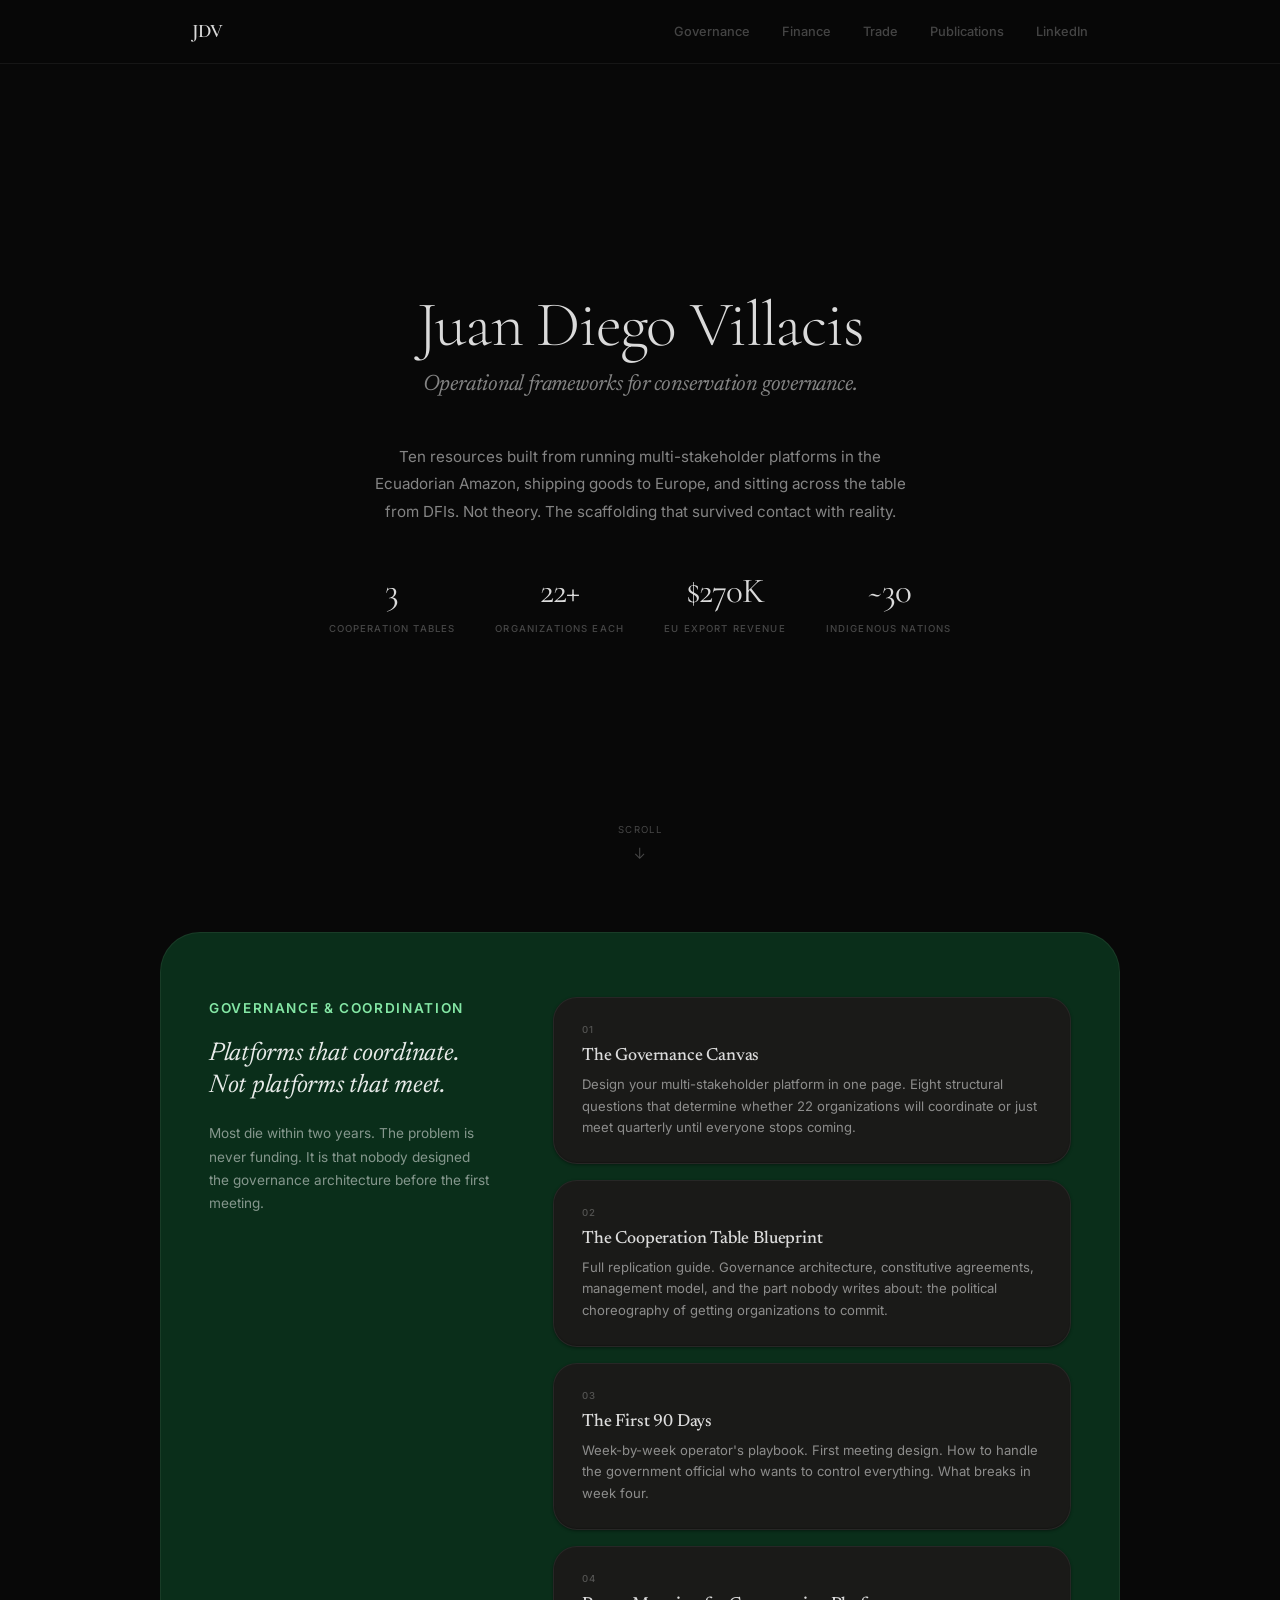
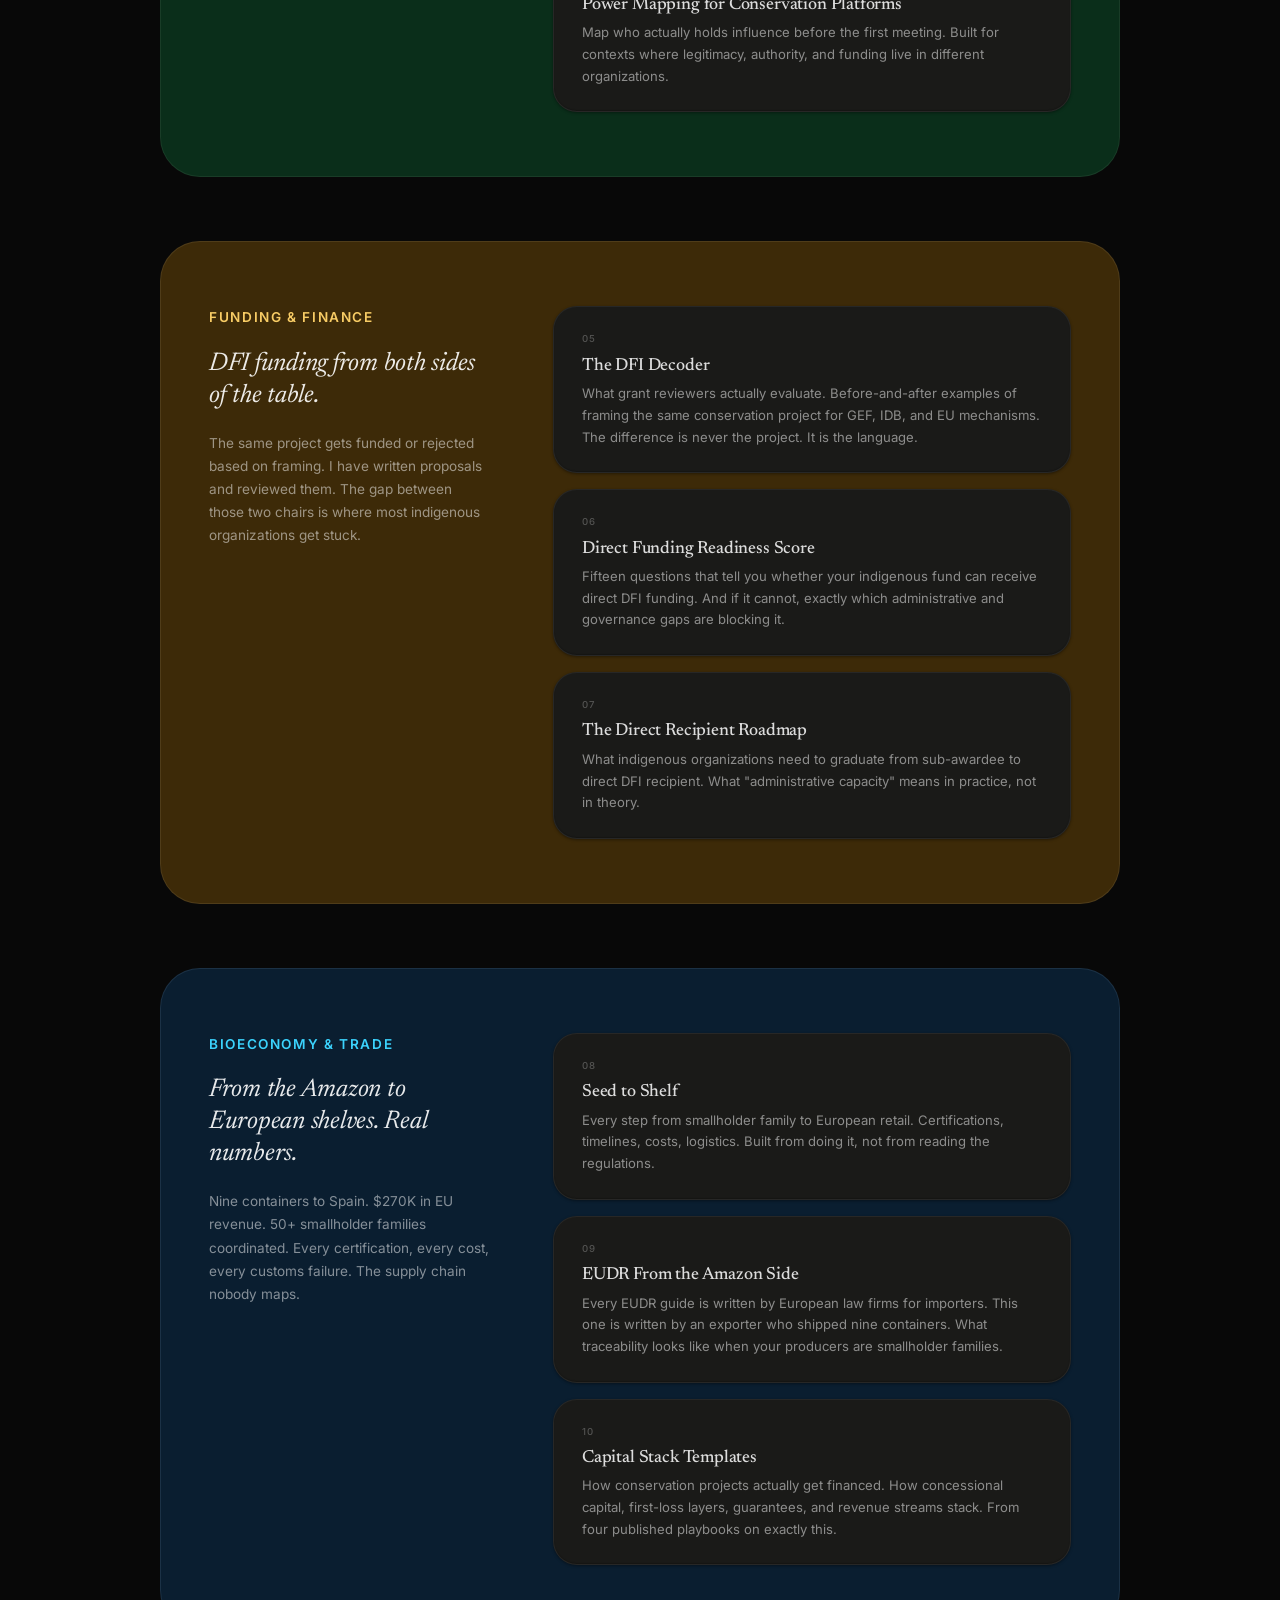
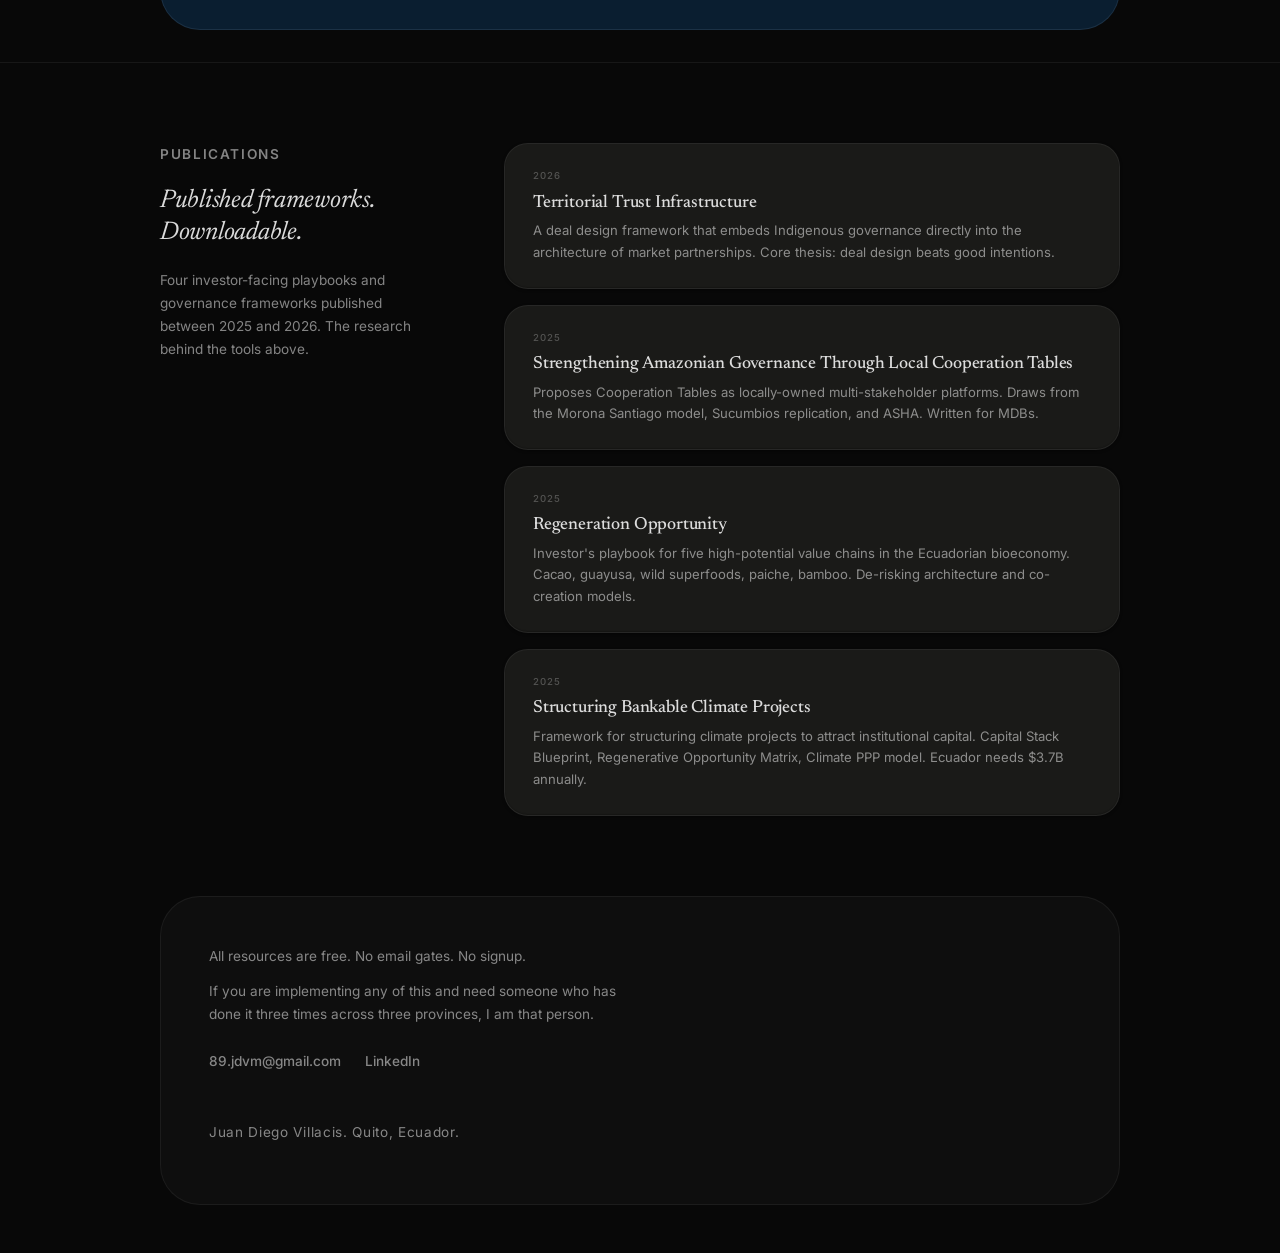
<file: index.html>
<!DOCTYPE html>
<html lang="en">
<head>
  <meta charset="UTF-8">
  <meta name="viewport" content="width=device-width, initial-scale=1.0">
  <title>Juan Diego Villacis</title>
  <meta name="description" content="Free tools, frameworks, and guides for conservation practitioners, DFI program officers, and indigenous governance organizations. Built from field experience in the Ecuadorian Amazon.">
  <meta name="author" content="Juan Diego Villacis">
  <meta property="og:type" content="website">
  <meta property="og:title" content="Free Practitioner Tools for Conservation Governance">
  <meta property="og:description" content="10 interactive tools for territorial governance, conservation finance, and sustainable trade. Built from field experience in the Ecuadorian Amazon.">
  <meta property="og:image" content="https://89jdvm.github.io/resources/shared/og/og-landing.png">
  <meta property="og:url" content="https://89jdvm.github.io/resources/">
  <meta name="twitter:card" content="summary_large_image">
  <meta name="twitter:title" content="Free Practitioner Tools for Conservation Governance">
  <meta name="twitter:description" content="10 interactive tools for territorial governance, conservation finance, and sustainable trade. Built from field experience in the Ecuadorian Amazon.">
  <meta name="twitter:image" content="https://89jdvm.github.io/resources/shared/og/og-landing.png">

  <link rel="preconnect" href="https://fonts.googleapis.com">
  <link href="https://fonts.googleapis.com/css2?family=Cormorant+Garamond:ital,wght@0,300;0,400;0,500;0,600;1,300;1,400&family=Inter:wght@300;400;500;600&family=Newsreader:ital,opsz,wght@0,6..72,300;0,6..72,400;0,6..72,500;1,6..72,300;1,6..72,400&display=swap" rel="stylesheet">

  <style>
    *, *::before, *::after { box-sizing: border-box; margin: 0; padding: 0; }
    ::selection { background: rgba(251, 189, 65, 0.25); }
    html { scroll-behavior: smooth; }

    :root {
      --black: #080808;
      --surface: #0e0e0e;
      --surface-up: #151514;
      --surface-card: #1a1a18;
      --line: rgba(255,255,255,0.06);
      --line-bright: rgba(255,255,255,0.12);
      --text: rgba(255,255,255,0.85);
      --text-mid: rgba(255,255,255,0.50);
      --text-dim: rgba(255,255,255,0.25);
      --text-ghost: rgba(255,255,255,0.10);
      --warm: #b4a078;
      --warm-gold: #fbbd41;
      --warm-gold-deep: #d08a11;
      --canopy-light: #84e7a5;
      --canopy-mid: #078a52;
      --canopy-deep: #0a2e1a;
      --amber-light: #f8cc65;
      --amber-deep: #3d2a08;
      --river-light: #3bd3fd;
      --river-deep: #0a1e30;
      --ube-light: #c1b0ff;
      --ube-mid: #43089f;
      --shadow-rest: rgba(0,0,0,0.4) 0px 1px 3px, rgba(0,0,0,0.2) 0px -1px 1px inset;
      --shadow-hover: rgba(0,0,0,0.5) 0px 8px 24px, rgba(0,0,0,0.2) 0px -1px 1px inset;
      --display: 'Cormorant Garamond', Georgia, serif;
      --serif: 'Newsreader', Georgia, serif;
      --sans: 'Inter', system-ui, sans-serif;
    }

    body {
      background: var(--black);
      color: var(--text);
      font-family: var(--sans);
      font-size: 15px;
      line-height: 1.7;
      -webkit-font-smoothing: antialiased;
      overflow-x: hidden;
    }

    /* ---- NAV ---- */
    .nav {
      position: fixed;
      top: 0;
      left: 0;
      right: 0;
      z-index: 100;
      height: 64px;
      display: flex;
      align-items: center;
      justify-content: center;
      background: rgba(8,8,8,0.85);
      backdrop-filter: blur(24px);
      -webkit-backdrop-filter: blur(24px);
      border-bottom: 1px solid var(--line);
    }
    .nav-inner {
      width: 100%;
      max-width: 960px;
      padding: 0 2rem;
      display: flex;
      align-items: center;
      justify-content: space-between;
    }
    .nav-brand {
      font-family: var(--display);
      font-size: 1.2rem;
      font-weight: 600;
      color: var(--text);
      text-decoration: none;
      letter-spacing: -0.02em;
    }
    .nav-links {
      display: flex;
      align-items: center;
      gap: 2rem;
    }
    .nav-links a {
      font-family: var(--sans);
      font-size: 0.8rem;
      font-weight: 500;
      color: var(--text-dim);
      text-decoration: none;
      transition: color 0.2s ease;
    }
    .nav-links a:hover { color: var(--warm); }

    @media (max-width: 640px) {
      .nav-links { gap: 1rem; }
      .nav-links a { font-size: 0.7rem; }
      .nav-inner { padding: 0 1.25rem; }
    }

    /* ---- HERO ---- */
    .hero {
      min-height: 100vh;
      display: flex;
      align-items: center;
      justify-content: center;
      position: relative;
      padding: 6rem 2rem 4rem;
    }
    .hero-content {
      max-width: 720px;
      text-align: center;
    }
    .hero-name {
      font-family: var(--display);
      font-size: clamp(2.4rem, 5.5vw, 4rem);
      font-weight: 300;
      letter-spacing: -0.02em;
      color: var(--text);
      margin-bottom: 0.8rem;
      line-height: 1;
    }
    .hero h1 {
      font-family: var(--serif);
      font-size: clamp(1.1rem, 2.5vw, 1.4rem);
      font-weight: 400;
      line-height: 1.5;
      letter-spacing: -0.01em;
      color: var(--text-mid);
      margin-bottom: 2.5rem;
      font-style: italic;
    }
    .hero-sub {
      font-size: 0.95rem;
      color: var(--text-mid);
      line-height: 1.8;
      max-width: 540px;
      margin: 0 auto 3rem;
    }
    .hero-stats {
      display: flex;
      justify-content: center;
      gap: 2.5rem;
      flex-wrap: wrap;
    }
    .hero-stat { text-align: center; }
    .hero-stat-number {
      font-family: var(--display);
      font-size: 2.2rem;
      font-weight: 400;
      letter-spacing: -0.03em;
      color: var(--text);
      display: block;
      line-height: 1;
      margin-bottom: 0.35rem;
    }
    .hero-stat-label {
      font-size: 0.6rem;
      font-weight: 500;
      letter-spacing: 0.12em;
      text-transform: uppercase;
      color: var(--text-dim);
    }
    .scroll-hint {
      position: absolute;
      bottom: 2.5rem;
      left: 50%;
      transform: translateX(-50%);
      display: flex;
      flex-direction: column;
      align-items: center;
      gap: 0.5rem;
      color: var(--text-dim);
      font-size: 0.6rem;
      letter-spacing: 0.15em;
      text-transform: uppercase;
      animation: pulse-down 2.5s ease-in-out infinite;
    }
    .scroll-hint svg { width: 14px; height: 14px; stroke: var(--text-dim); }
    @keyframes pulse-down {
      0%, 100% { opacity: 0.4; transform: translateX(-50%) translateY(0); }
      50% { opacity: 0.7; transform: translateX(-50%) translateY(4px); }
    }

    /* ---- COLORED SECTIONS ---- */
    .section-band {
      padding: 2rem 2rem;
    }
    .section-container {
      max-width: 960px;
      margin: 0 auto;
      border-radius: 40px;
      padding: 4rem 3rem;
    }
    .section-grid {
      display: grid;
      grid-template-columns: 280px 1fr;
      gap: 4rem;
      align-items: start;
    }

    /* Section colors — dark tinted containers on black */
    .section-governance .section-container { background: var(--canopy-deep); border: 1px solid rgba(107, 143, 114, 0.15); }
    .section-finance .section-container { background: var(--amber-deep); border: 1px solid rgba(180, 160, 120, 0.15); }
    .section-trade .section-container { background: var(--river-deep); border: 1px solid rgba(122, 154, 186, 0.15); }

    .section-label {
      font-family: var(--sans);
      font-size: 0.7rem;
      font-weight: 600;
      letter-spacing: 0.12em;
      text-transform: uppercase;
      margin-bottom: 1.2rem;
    }
    .section-governance .section-label { color: var(--canopy-light); }
    .section-finance .section-label { color: var(--amber-light); }
    .section-trade .section-label { color: var(--river-light); }

    .section-head h2 {
      font-family: var(--serif);
      font-size: 1.6rem;
      font-weight: 400;
      font-style: italic;
      line-height: 1.25;
      letter-spacing: -0.01em;
      color: rgba(255,255,255,0.9);
      margin-bottom: 1.2rem;
    }
    .section-head p {
      font-size: 0.85rem;
      color: rgba(255,255,255,0.5);
      line-height: 1.7;
    }

    /* ---- CARDS ---- */
    .cards {
      display: flex;
      flex-direction: column;
      gap: 16px;
    }
    .card {
      display: block;
      background: var(--surface-card);
      border: 1px solid var(--line);
      border-radius: 24px;
      padding: 1.5rem 1.75rem;
      text-decoration: none;
      color: var(--text);
      box-shadow: var(--shadow-rest);
      transition: transform 0.3s ease, box-shadow 0.3s ease, border-color 0.3s ease;
    }
    .card:hover {
      transform: translateY(-3px);
      box-shadow: var(--shadow-hover);
      border-color: var(--line-bright);
    }
    .card:focus-visible {
      outline: 1px solid var(--warm);
      outline-offset: 2px;
    }
    .card:active { transform: translateY(-1px); }
    .card-num {
      font-family: var(--sans);
      font-size: 0.6rem;
      font-weight: 500;
      letter-spacing: 0.1em;
      text-transform: uppercase;
      color: var(--text-dim);
      margin-bottom: 0.5rem;
      display: block;
    }
    .card h3 {
      font-family: var(--serif);
      font-size: 1.1rem;
      font-weight: 500;
      letter-spacing: -0.01em;
      color: var(--text);
      margin-bottom: 0.35rem;
      line-height: 1.25;
    }
    .card p {
      font-size: 0.82rem;
      color: var(--text-mid);
      line-height: 1.65;
    }

    /* ---- PUBLICATIONS ---- */
    .section-publications {
      padding: 5rem 2rem;
      border-top: 1px solid var(--line);
    }
    .section-publications .section-grid {
      max-width: 960px;
      margin: 0 auto;
    }
    .section-publications .section-label { color: var(--ube-light); }
    .section-publications .section-head h2 {
      color: var(--text);
      font-family: var(--serif);
      font-size: 1.6rem;
      font-weight: 400;
      font-style: italic;
      line-height: 1.25;
      letter-spacing: -0.01em;
      margin-bottom: 1.2rem;
    }
    .section-publications .section-head p {
      color: var(--text-mid);
      font-size: 0.85rem;
      line-height: 1.7;
    }

    /* ---- FOOTER ---- */
    .footer {
      max-width: 960px;
      margin: 0 auto 3rem;
      padding: 3rem;
      background: var(--surface);
      border: 1px solid var(--line);
      border-radius: 40px;
    }
    .footer p {
      font-size: 0.85rem;
      color: var(--text-mid);
      line-height: 1.7;
      max-width: 440px;
      margin-bottom: 0.75rem;
    }
    .footer-links {
      display: flex;
      gap: 1.5rem;
      margin-top: 1.5rem;
    }
    .footer-links a {
      font-size: 0.85rem;
      font-weight: 500;
      color: var(--text-mid);
      text-decoration: none;
      transition: color 0.2s ease;
    }
    .footer-links a:hover { color: var(--warm); }
    .footer-end {
      margin-top: 3rem;
      font-size: 0.7rem;
      color: var(--text-ghost);
      letter-spacing: 0.05em;
    }

    /* ---- RESPONSIVE ---- */
    @media (max-width: 768px) {
      .section-grid { grid-template-columns: 1fr; gap: 2rem; }
      .section-container { padding: 2.5rem 1.5rem; border-radius: 24px; }
      .section-band { padding: 1rem 1.25rem; }
      .section-publications { padding: 3rem 1.25rem; }
      .hero { padding: 5rem 1.25rem 3rem; }
      .hero-stats { gap: 1.5rem; }
      .footer { margin: 0 1.25rem 2rem; padding: 2rem 1.5rem; border-radius: 24px; }
      .card { border-radius: 16px; padding: 1.25rem 1.5rem; }
    }
  </style>
</head>

<body>

  <!-- Nav -->
  <nav class="nav">
    <div class="nav-inner">
      <a href="#" class="nav-brand">JDV</a>
      <div class="nav-links">
        <a href="#governance">Governance</a>
        <a href="#finance">Finance</a>
        <a href="#trade">Trade</a>
        <a href="#publications">Publications</a>
        <a href="https://linkedin.com/in/jdv42/" target="_blank" rel="noopener">LinkedIn</a>
      </div>
    </div>
  </nav>

  <!-- Hero -->
  <section class="hero">
    <div class="hero-content">
      <p class="hero-name">Juan Diego Villacis</p>
      <h1>Operational frameworks for conservation governance.</h1>
      <p class="hero-sub">
        Ten resources built from running multi-stakeholder platforms in the Ecuadorian Amazon, shipping goods to Europe, and sitting across the table from DFIs. Not theory. The scaffolding that survived contact with reality.
      </p>
      <div class="hero-stats">
        <div class="hero-stat">
          <span class="hero-stat-number">3</span>
          <span class="hero-stat-label">Cooperation Tables</span>
        </div>
        <div class="hero-stat">
          <span class="hero-stat-number">22+</span>
          <span class="hero-stat-label">Organizations each</span>
        </div>
        <div class="hero-stat">
          <span class="hero-stat-number">$270K</span>
          <span class="hero-stat-label">EU Export Revenue</span>
        </div>
        <div class="hero-stat">
          <span class="hero-stat-number">~30</span>
          <span class="hero-stat-label">Indigenous Nations</span>
        </div>
      </div>
    </div>
    <div class="scroll-hint">
      <span>Scroll</span>
      <svg viewBox="0 0 16 16" fill="none"><path d="M8 2 L8 14 M3 9 L8 14 L13 9" stroke="currentColor" stroke-width="1.2"/></svg>
    </div>
  </section>

  <!-- ===== GOVERNANCE ===== -->
  <section class="section-band section-governance" id="governance">
    <div class="section-container">
      <div class="section-grid">
        <div class="section-head">
          <p class="section-label">Governance & Coordination</p>
          <h2>Platforms that coordinate. Not platforms that meet.</h2>
          <p>Most die within two years. The problem is never funding. It is that nobody designed the governance architecture before the first meeting.</p>
        </div>
        <div class="cards">
          <a href="governance-canvas/index.html" class="card">
            <span class="card-num">01</span>
            <h3>The Governance Canvas</h3>
            <p>Design your multi-stakeholder platform in one page. Eight structural questions that determine whether 22 organizations will coordinate or just meet quarterly until everyone stops coming.</p>
          </a>
          <a href="cooperation-table-blueprint/index.html" class="card">
            <span class="card-num">02</span>
            <h3>The Cooperation Table Blueprint</h3>
            <p>Full replication guide. Governance architecture, constitutive agreements, management model, and the part nobody writes about: the political choreography of getting organizations to commit.</p>
          </a>
          <a href="first-90-days/index.html" class="card">
            <span class="card-num">03</span>
            <h3>The First 90 Days</h3>
            <p>Week-by-week operator's playbook. First meeting design. How to handle the government official who wants to control everything. What breaks in week four.</p>
          </a>
          <a href="stakeholder-power-mapping/index.html" class="card">
            <span class="card-num">04</span>
            <h3>Power Mapping for Conservation Platforms</h3>
            <p>Map who actually holds influence before the first meeting. Built for contexts where legitimacy, authority, and funding live in different organizations.</p>
          </a>
        </div>
      </div>
    </div>
  </section>

  <!-- ===== FINANCE ===== -->
  <section class="section-band section-finance" id="finance">
    <div class="section-container">
      <div class="section-grid">
        <div class="section-head">
          <p class="section-label">Funding & Finance</p>
          <h2>DFI funding from both sides of the table.</h2>
          <p>The same project gets funded or rejected based on framing. I have written proposals and reviewed them. The gap between those two chairs is where most indigenous organizations get stuck.</p>
        </div>
        <div class="cards">
          <a href="dfi-grant-framing/index.html" class="card">
            <span class="card-num">05</span>
            <h3>The DFI Decoder</h3>
            <p>What grant reviewers actually evaluate. Before-and-after examples of framing the same conservation project for GEF, IDB, and EU mechanisms. The difference is never the project. It is the language.</p>
          </a>
          <a href="indigenous-fund-assessment/index.html" class="card">
            <span class="card-num">06</span>
            <h3>Direct Funding Readiness Score</h3>
            <p>Fifteen questions that tell you whether your indigenous fund can receive direct DFI funding. And if it cannot, exactly which administrative and governance gaps are blocking it.</p>
          </a>
          <a href="sub-awardee-to-direct/index.html" class="card">
            <span class="card-num">07</span>
            <h3>The Direct Recipient Roadmap</h3>
            <p>What indigenous organizations need to graduate from sub-awardee to direct DFI recipient. What "administrative capacity" means in practice, not in theory.</p>
          </a>
        </div>
      </div>
    </div>
  </section>

  <!-- ===== TRADE ===== -->
  <section class="section-band section-trade" id="trade">
    <div class="section-container">
      <div class="section-grid">
        <div class="section-head">
          <p class="section-label">Bioeconomy & Trade</p>
          <h2>From the Amazon to European shelves. Real numbers.</h2>
          <p>Nine containers to Spain. $270K in EU revenue. 50+ smallholder families coordinated. Every certification, every cost, every customs failure. The supply chain nobody maps.</p>
        </div>
        <div class="cards">
          <a href="seed-to-shelf/index.html" class="card">
            <span class="card-num">08</span>
            <h3>Seed to Shelf</h3>
            <p>Every step from smallholder family to European retail. Certifications, timelines, costs, logistics. Built from doing it, not from reading the regulations.</p>
          </a>
          <a href="eudr-field-guide/index.html" class="card">
            <span class="card-num">09</span>
            <h3>EUDR From the Amazon Side</h3>
            <p>Every EUDR guide is written by European law firms for importers. This one is written by an exporter who shipped nine containers. What traceability looks like when your producers are smallholder families.</p>
          </a>
          <a href="blended-finance-templates/index.html" class="card">
            <span class="card-num">10</span>
            <h3>Capital Stack Templates</h3>
            <p>How conservation projects actually get financed. How concessional capital, first-loss layers, guarantees, and revenue streams stack. From four published playbooks on exactly this.</p>
          </a>
        </div>
      </div>
    </div>
  </section>

  <!-- ===== PUBLICATIONS ===== -->
  <section class="section-publications" id="publications">
    <div class="section-grid">
      <div class="section-head">
        <p class="section-label">Publications</p>
        <h2>Published frameworks. Downloadable.</h2>
        <p>Four investor-facing playbooks and governance frameworks published between 2025 and 2026. The research behind the tools above.</p>
      </div>
      <div class="cards">
        <a href="publications/Territorial%20Trust%20Infrastructure%20-%20Building%20Legitimate%20Value%20Chains%20in%20the%20Amazon.pdf" class="card" target="_blank">
          <span class="card-num">2026</span>
          <h3>Territorial Trust Infrastructure</h3>
          <p>A deal design framework that embeds Indigenous governance directly into the architecture of market partnerships. Core thesis: deal design beats good intentions.</p>
        </a>
        <a href="publications/Strengthening-Amazonian-Governance-Through-Local-Cooperation-Tables.pdf" class="card" target="_blank">
          <span class="card-num">2025</span>
          <h3>Strengthening Amazonian Governance Through Local Cooperation Tables</h3>
          <p>Proposes Cooperation Tables as locally-owned multi-stakeholder platforms. Draws from the Morona Santiago model, Sucumbios replication, and ASHA. Written for MDBs.</p>
        </a>
        <a href="publications/Regeneration-Opportunity-An-Investors-Playbook-for-Pioneering-Value-Chains-in-the-Ecuadorian-Bioecon.pdf" class="card" target="_blank">
          <span class="card-num">2025</span>
          <h3>Regeneration Opportunity</h3>
          <p>Investor's playbook for five high-potential value chains in the Ecuadorian bioeconomy. Cacao, guayusa, wild superfoods, paiche, bamboo. De-risking architecture and co-creation models.</p>
        </a>
        <a href="publications/Structuring-Bankable-Climate-Projects-An-Investors-Playbook-for-Unlocking-Regenerative-Growth-in-Ecu.pdf" class="card" target="_blank">
          <span class="card-num">2025</span>
          <h3>Structuring Bankable Climate Projects</h3>
          <p>Framework for structuring climate projects to attract institutional capital. Capital Stack Blueprint, Regenerative Opportunity Matrix, Climate PPP model. Ecuador needs $3.7B annually.</p>
        </a>
      </div>
    </div>
  </section>

  <!-- Footer -->
  <footer class="footer">
    <p>All resources are free. No email gates. No signup.</p>
    <p>If you are implementing any of this and need someone who has done it three times across three provinces, I am that person.</p>
    <div class="footer-links">
      <a href="mailto:89.jdvm@gmail.com">89.jdvm@gmail.com</a>
      <a href="https://linkedin.com/in/jdv42/" target="_blank" rel="noopener">LinkedIn</a>
    </div>
    <p class="footer-end">Juan Diego Villacis. Quito, Ecuador.</p>
  </footer>

</body>
</html>
</file>
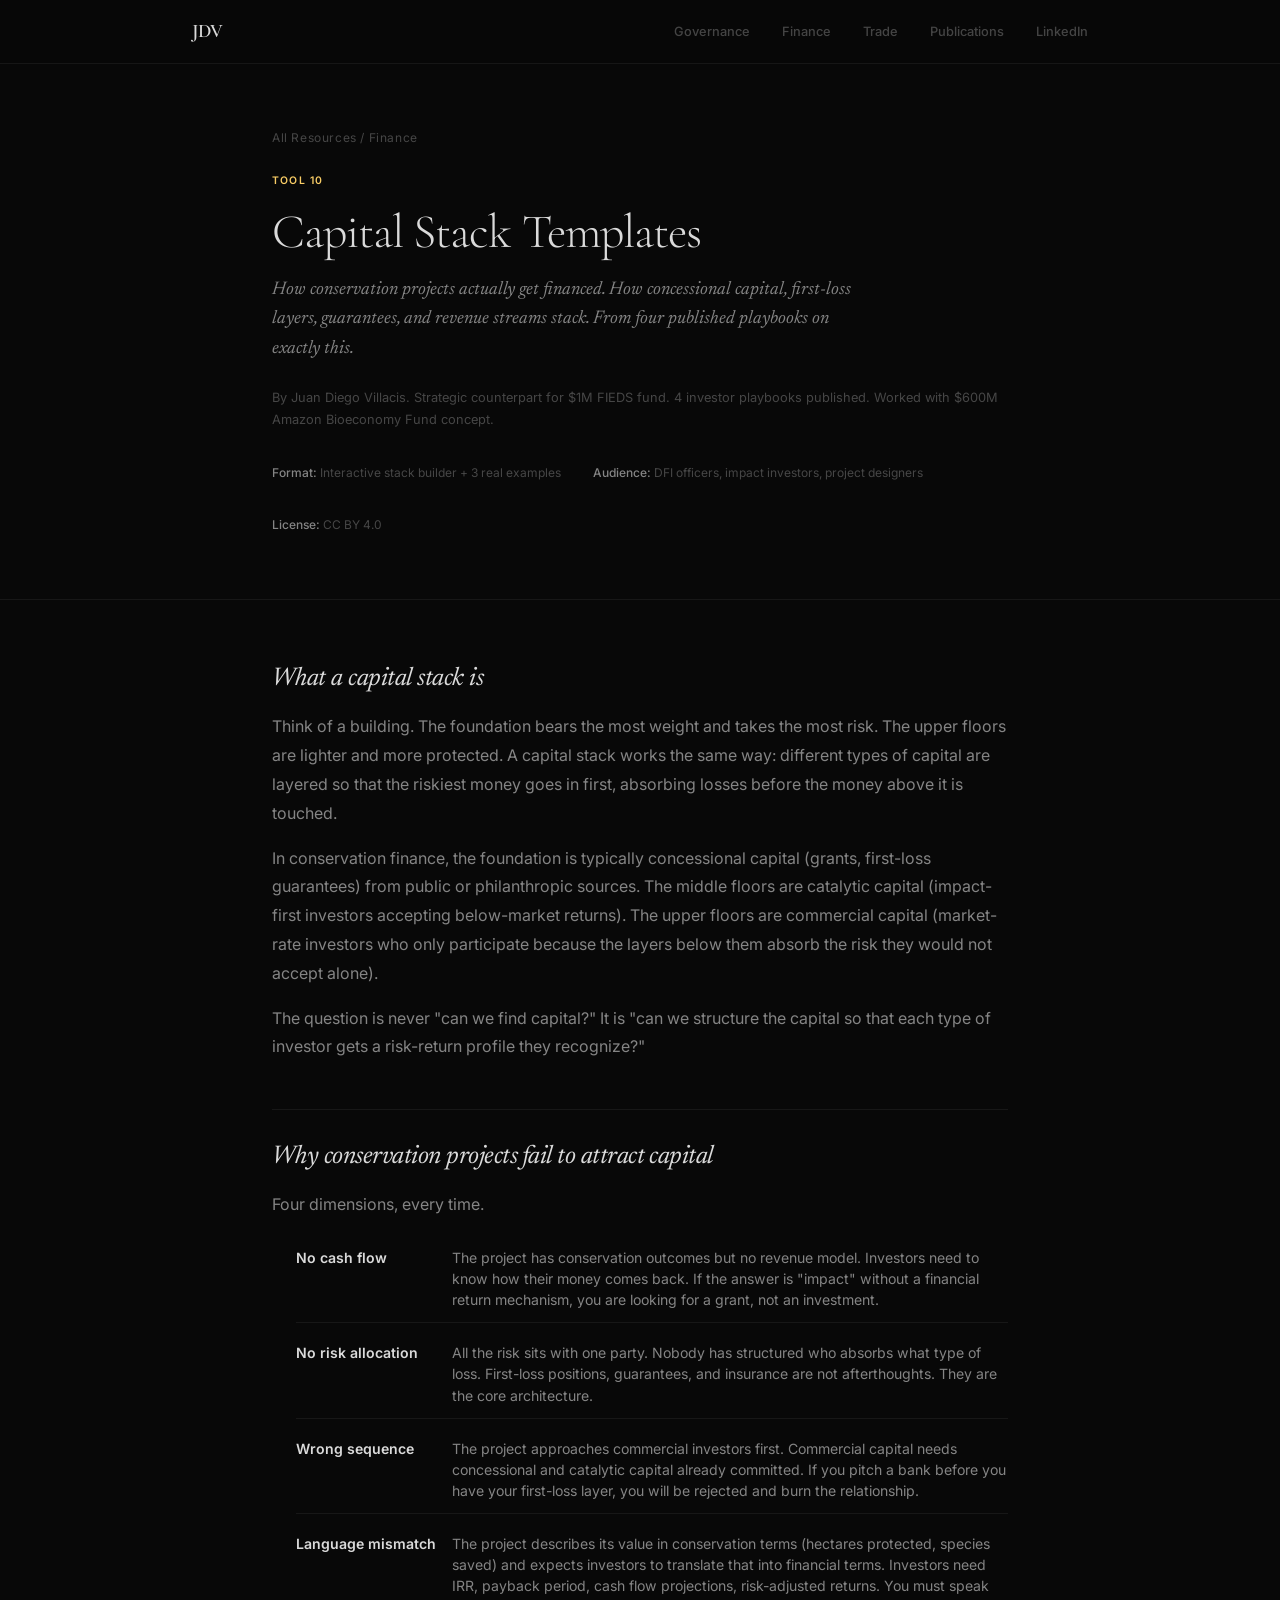
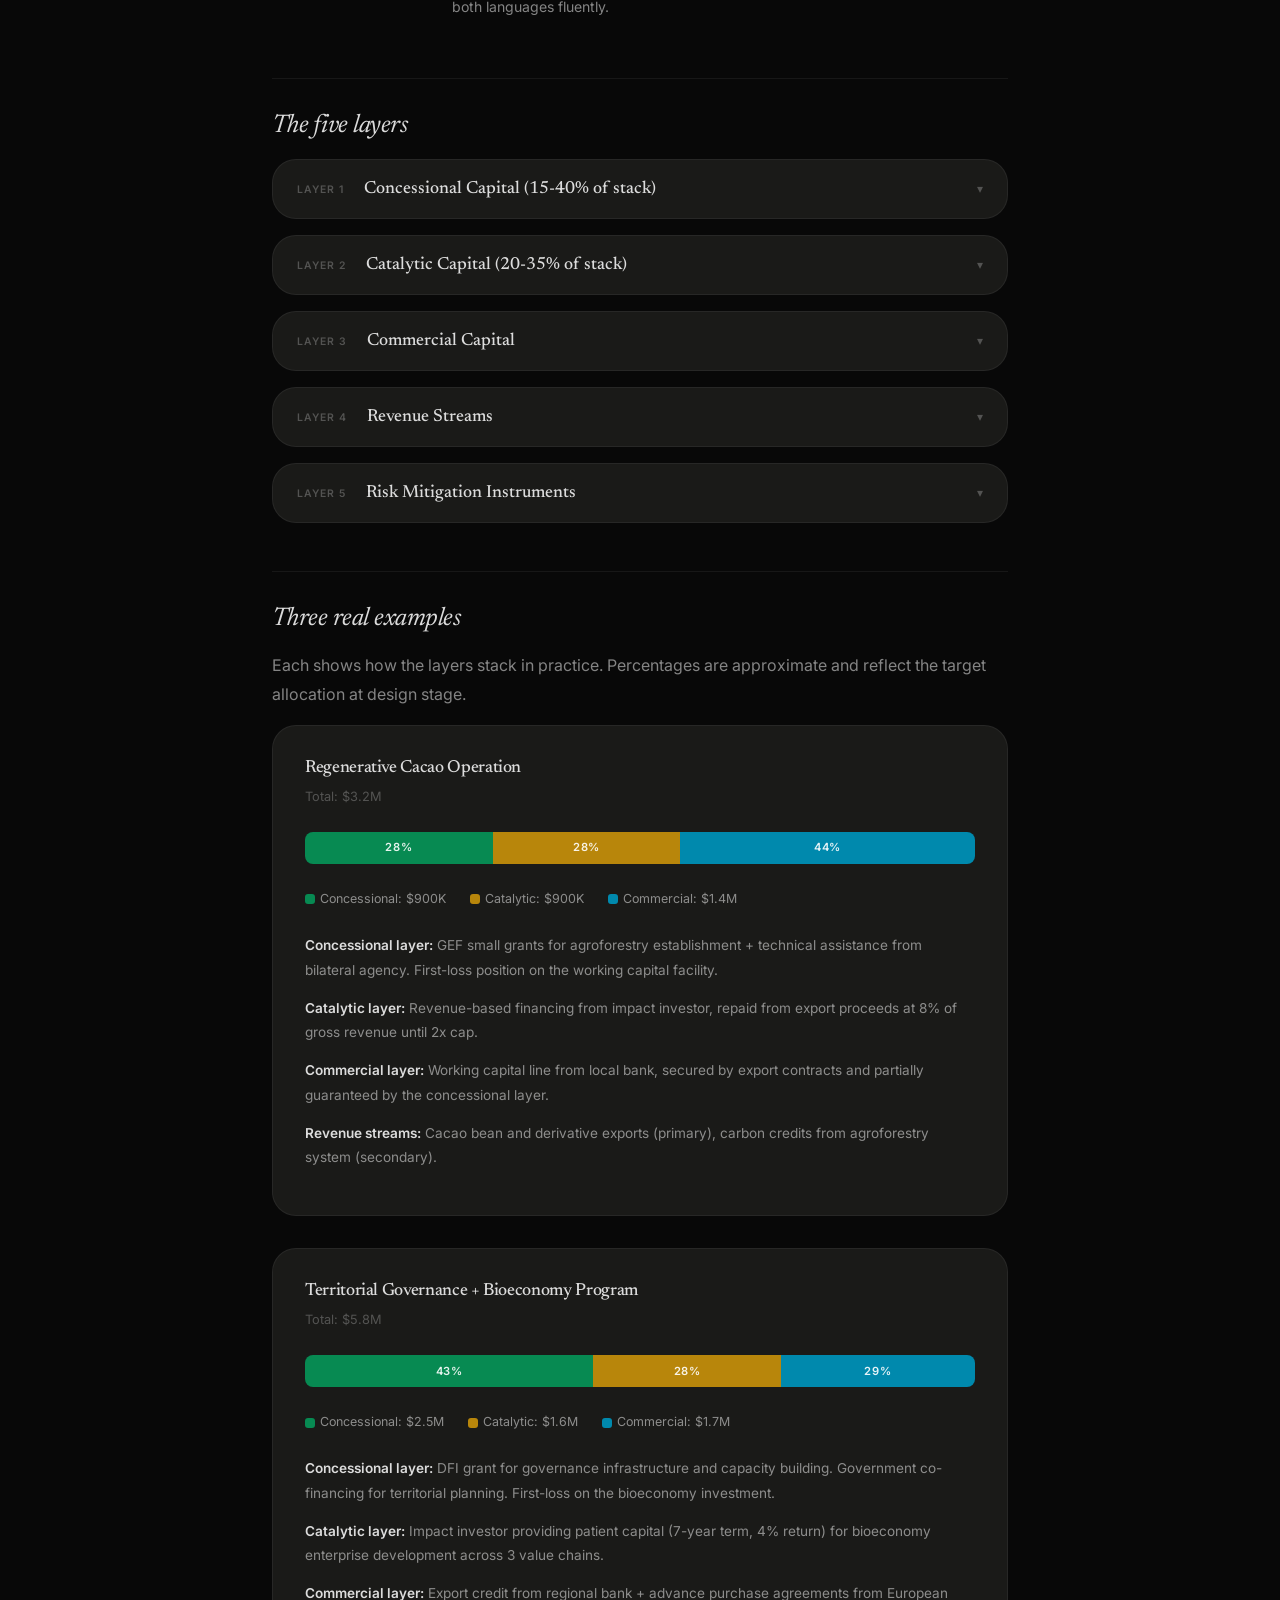
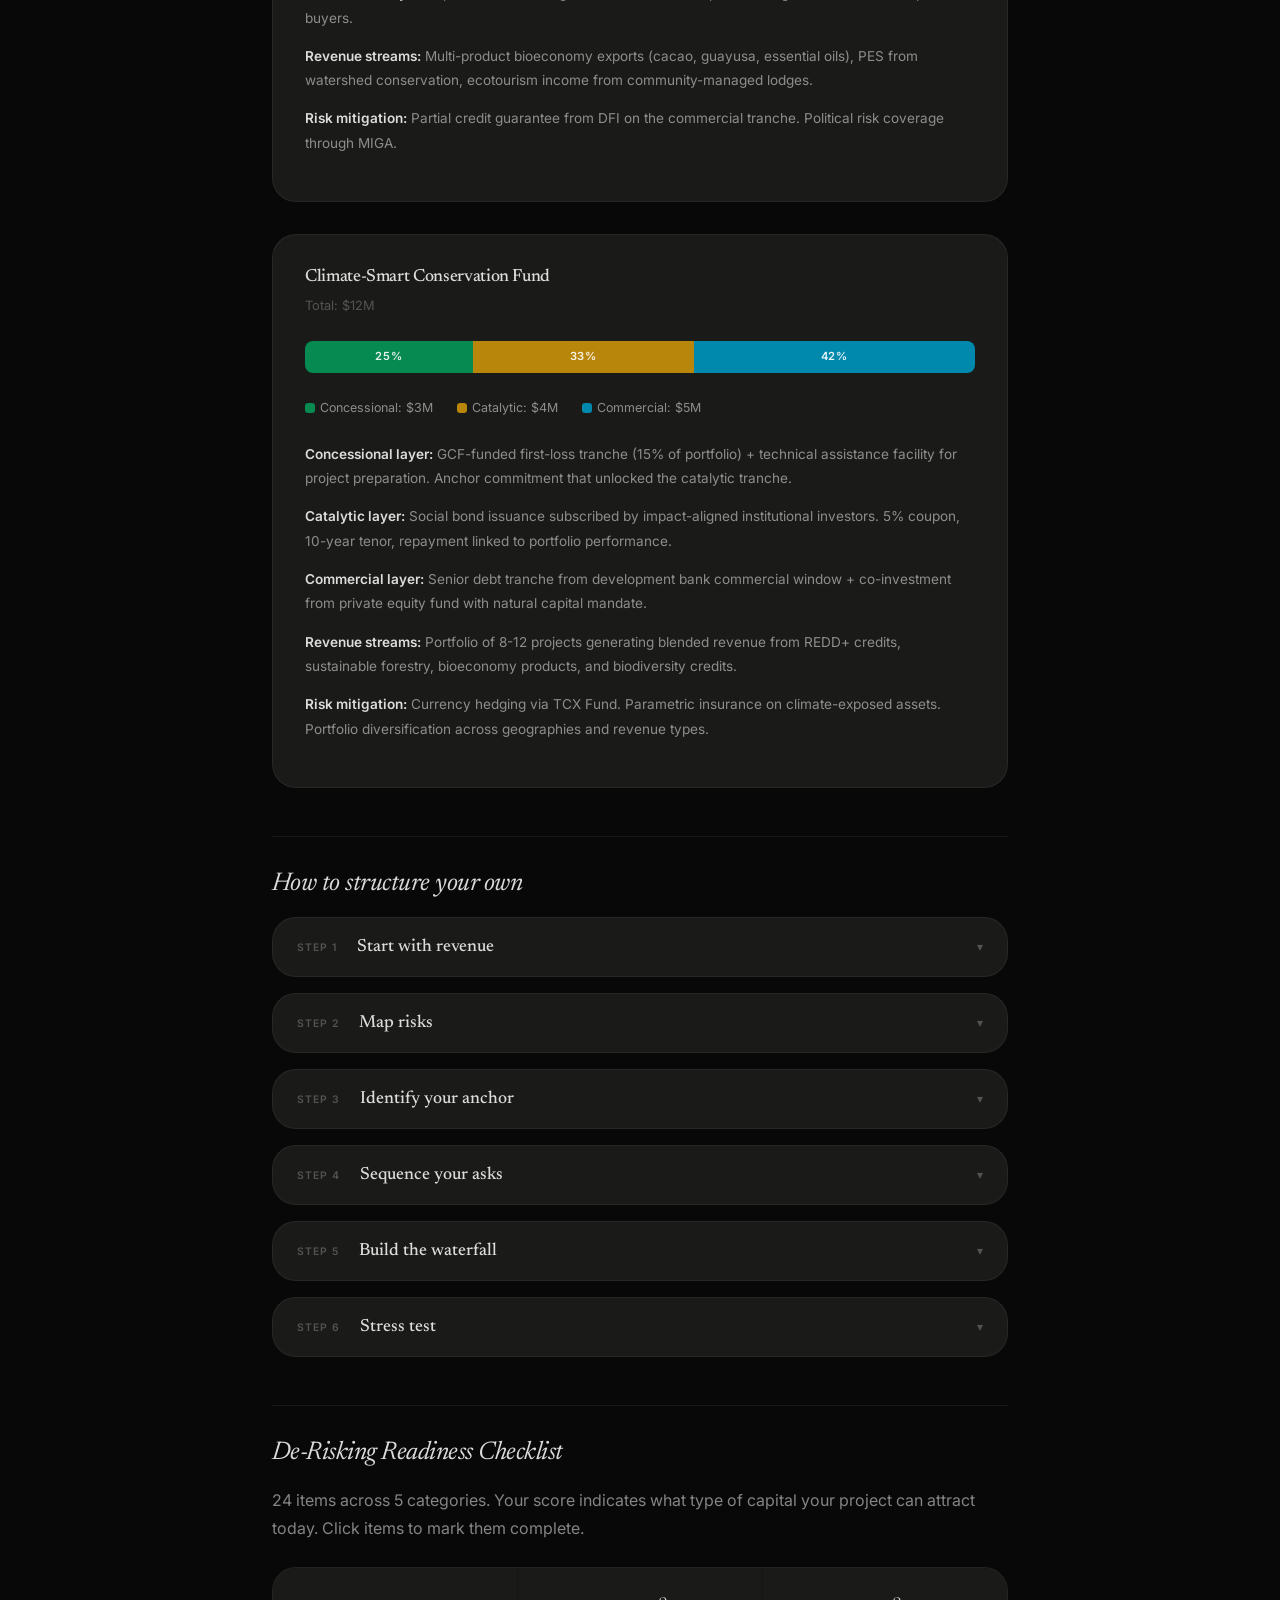
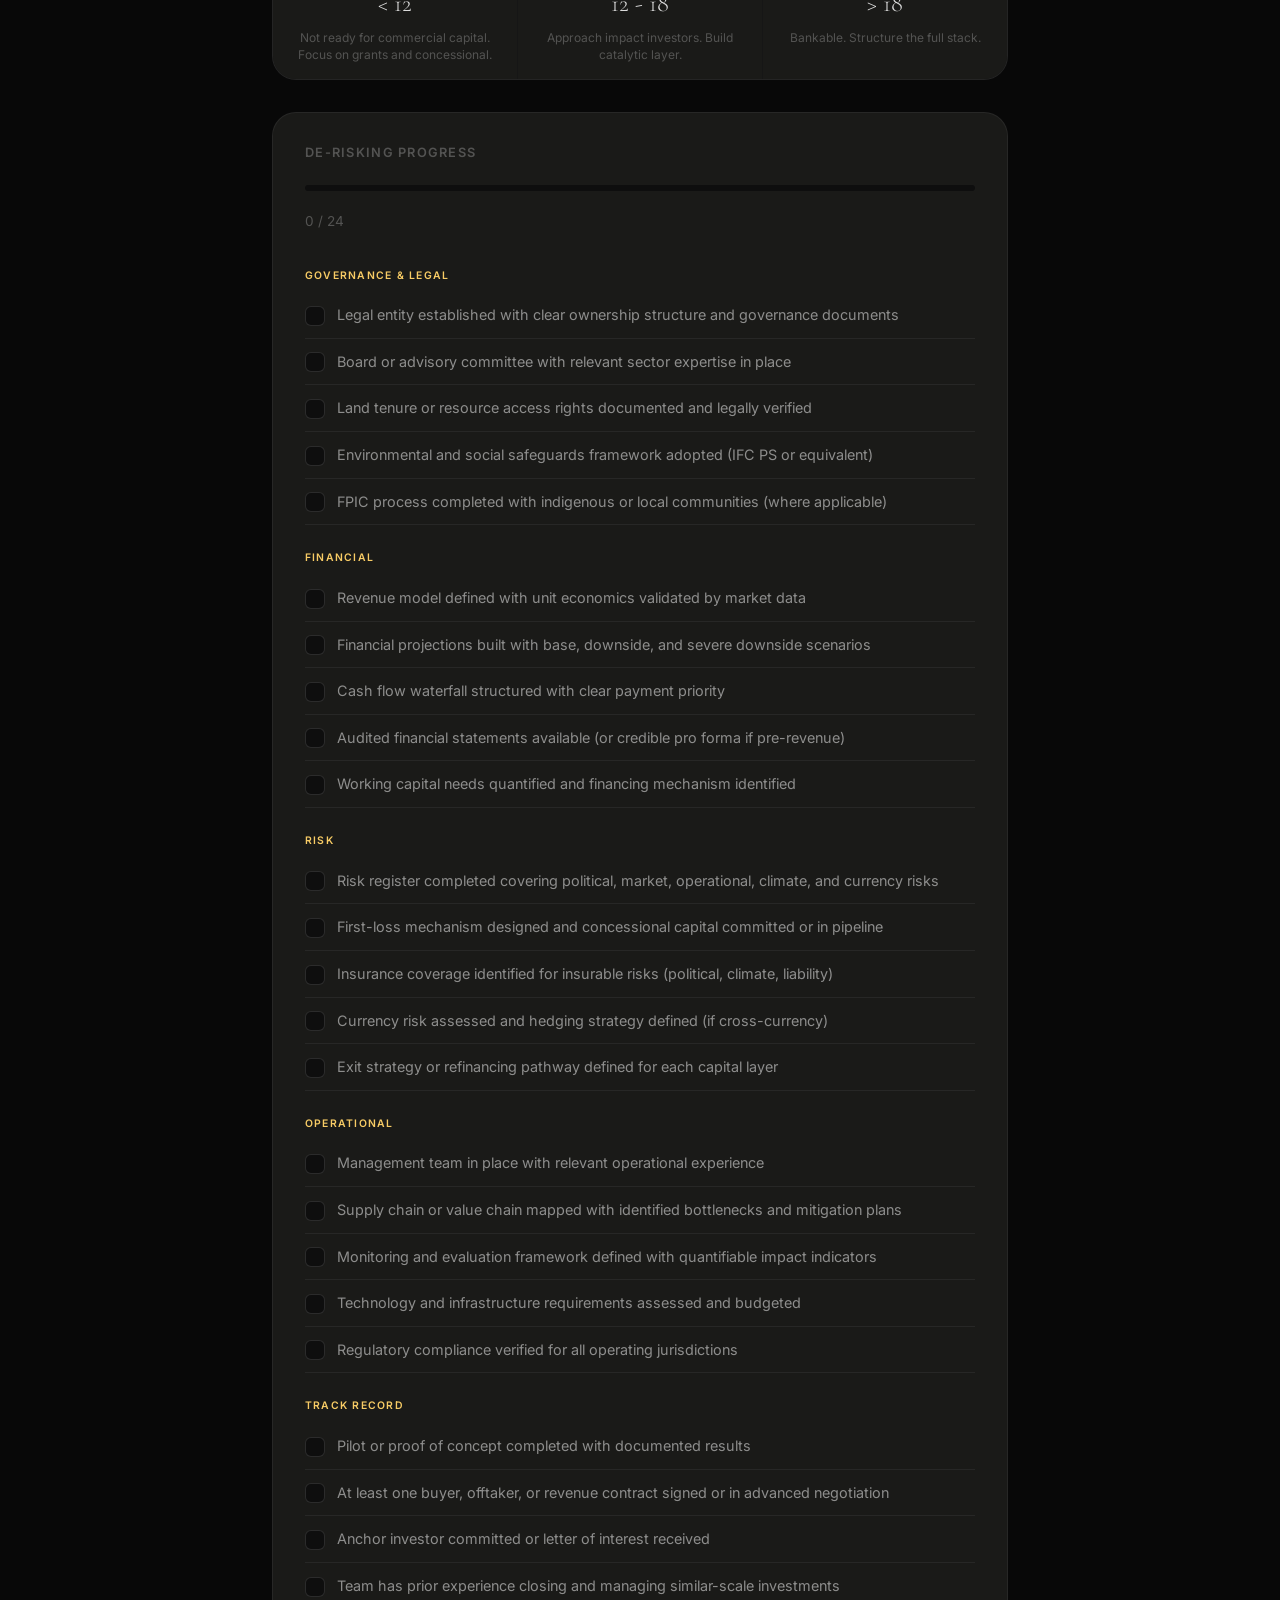
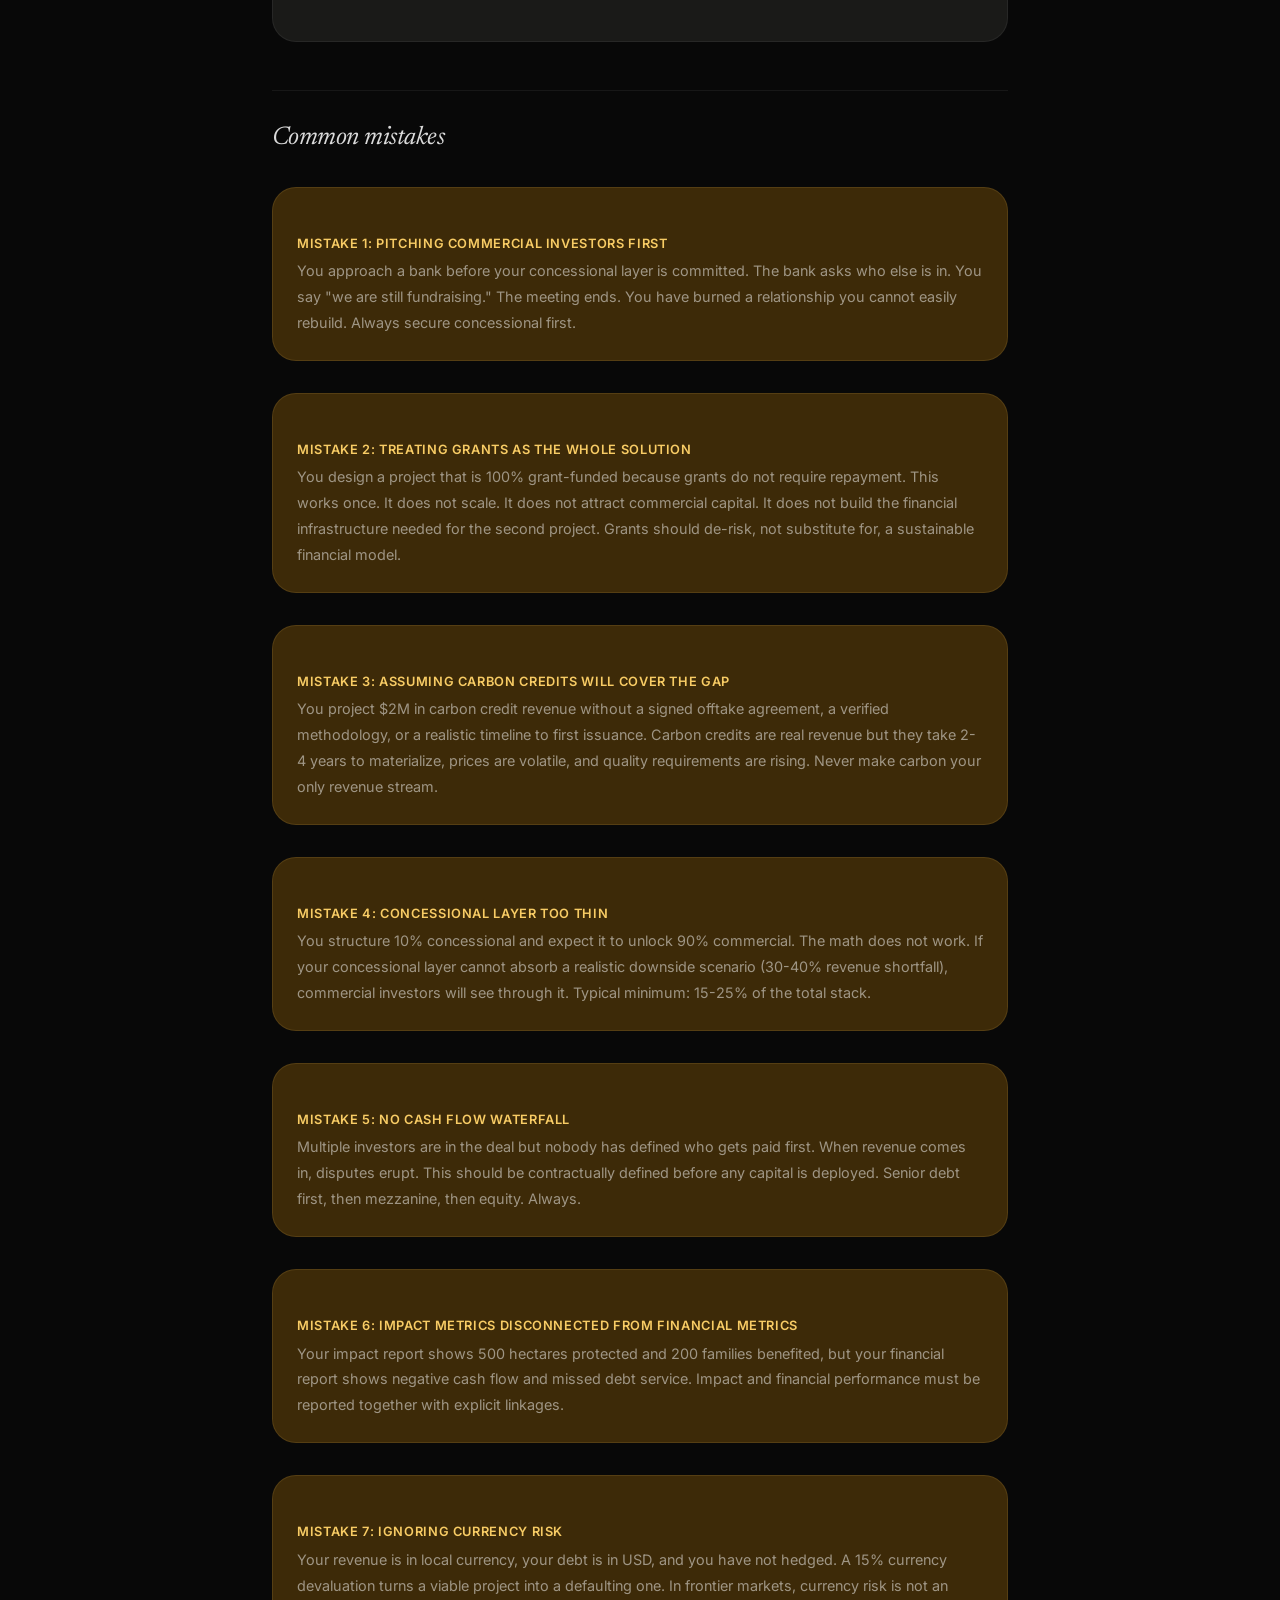
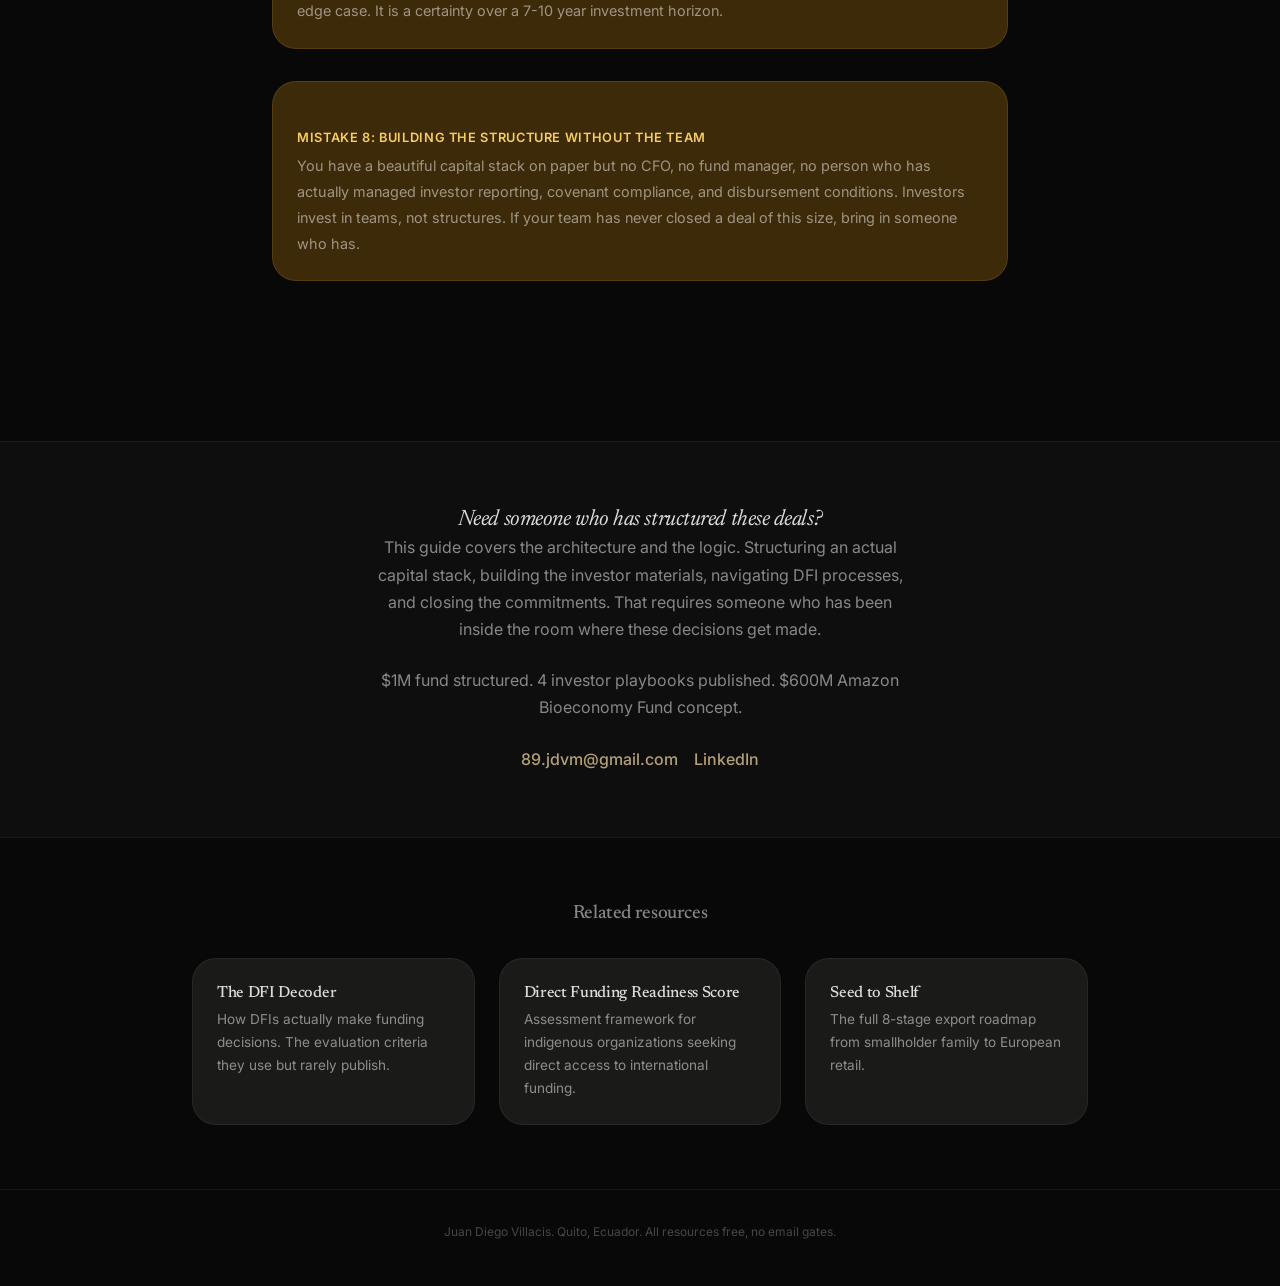
<file: blended-finance-templates/index.html>
<!DOCTYPE html>
<html lang="en">
<head>
  <meta charset="UTF-8">
  <meta name="viewport" content="width=device-width, initial-scale=1.0">
  <title>Capital Stack Templates -- Juan Diego Villacis</title>
  <meta name="description" content="How conservation projects actually get financed. How concessional capital, first-loss layers, guarantees, and revenue streams stack. From four published playbooks on exactly this.">
  <meta name="author" content="Juan Diego Villacis">
  <meta property="og:type" content="website">
  <meta property="og:title" content="Capital Stack Templates">
  <meta property="og:description" content="Visual capital stack diagrams for conservation projects. 3 real examples with 22-item de-risking checklist.">
  <meta property="og:image" content="https://89jdvm.github.io/resources/shared/og/og-blended-finance-templates.png">
  <meta property="og:url" content="https://89jdvm.github.io/resources/blended-finance-templates/">
  <meta name="twitter:card" content="summary_large_image">
  <meta name="twitter:title" content="Capital Stack Templates">
  <meta name="twitter:description" content="Visual capital stack diagrams for conservation projects. 3 real examples with 22-item de-risking checklist.">
  <meta name="twitter:image" content="https://89jdvm.github.io/resources/shared/og/og-blended-finance-templates.png">

  <link rel="preconnect" href="https://fonts.googleapis.com">
  <link href="https://fonts.googleapis.com/css2?family=Cormorant+Garamond:ital,wght@0,300;0,400;0,500;0,600;1,300;1,400&family=Inter:wght@300;400;500;600&family=Newsreader:ital,opsz,wght@0,6..72,300;0,6..72,400;0,6..72,500;1,6..72,300;1,6..72,400&display=swap" rel="stylesheet">
  <link rel="stylesheet" href="../shared/css/base.css">
  <link rel="stylesheet" href="../shared/css/resource.css">

  <style>
    /* Stack visualization bars */
    .stack-example {
      background: var(--surface-card);
      border: 1px solid var(--line);
      border-radius: var(--radius-lg);
      padding: var(--space-lg);
      margin-bottom: var(--space-lg);
    }
    .stack-example h4 {
      font-family: var(--serif);
      font-size: 1.1rem;
      font-weight: 500;
      color: var(--text);
      margin-bottom: 0.3rem;
      margin-top: 0;
    }
    .stack-example .stack-total {
      font-size: 0.8rem;
      color: var(--text-dim);
      margin-bottom: var(--space-md);
    }
    .stack-bar {
      display: flex;
      height: 32px;
      border-radius: 8px;
      overflow: hidden;
      margin-bottom: var(--space-md);
    }
    .stack-segment {
      display: flex;
      align-items: center;
      justify-content: center;
      font-size: 0.7rem;
      font-weight: 600;
      letter-spacing: 0.05em;
      color: rgba(255,255,255,0.9);
      white-space: nowrap;
      padding: 0 0.5rem;
    }
    .stack-segment--concessional {
      background: var(--canopy-mid);
    }
    .stack-segment--catalytic {
      background: #b8860b;
    }
    .stack-segment--commercial {
      background: var(--river-mid);
    }
    .stack-legend {
      display: flex;
      gap: var(--space-md);
      flex-wrap: wrap;
      margin-bottom: var(--space-md);
      font-size: 0.78rem;
      color: var(--text-mid);
    }
    .stack-legend span::before {
      content: '';
      display: inline-block;
      width: 10px;
      height: 10px;
      border-radius: 3px;
      margin-right: 0.4em;
      vertical-align: middle;
    }
    .legend--concessional::before { background: var(--canopy-mid); }
    .legend--catalytic::before { background: #b8860b; }
    .legend--commercial::before { background: var(--river-mid); }

    .stack-details {
      font-size: 0.85rem;
      color: var(--text-mid);
      line-height: 1.7;
    }
    .stack-details strong { color: var(--text); }

    .dimension-list {
      list-style: none;
      padding: 0;
      margin: var(--space-md) 0;
    }
    .dimension-list li {
      display: flex;
      gap: 1rem;
      padding: 0.75rem 0;
      border-bottom: 1px solid var(--line);
      font-size: 0.88rem;
      color: var(--text-mid);
      line-height: 1.5;
    }
    .dimension-list li:last-child { border-bottom: none; }
    .dimension-list .dim-name {
      min-width: 140px;
      font-weight: 600;
      color: var(--text);
      flex-shrink: 0;
    }

    .score-guide {
      display: grid;
      grid-template-columns: repeat(3, 1fr);
      gap: 1px;
      background: var(--line);
      border: 1px solid var(--line);
      border-radius: var(--radius-lg);
      overflow: hidden;
      margin: var(--space-md) 0;
    }
    .score-guide-item {
      background: var(--surface-card);
      padding: 1rem;
      text-align: center;
    }
    .score-guide-item .range {
      font-family: var(--display);
      font-size: 1.5rem;
      font-weight: 300;
      color: var(--text);
      margin-bottom: 0.3rem;
    }
    .score-guide-item .meaning {
      font-size: 0.75rem;
      color: var(--text-dim);
      line-height: 1.4;
    }

    .phase-label {
      font-family: var(--sans);
      font-size: 0.65rem;
      font-weight: 600;
      letter-spacing: 0.12em;
      text-transform: uppercase;
      color: var(--amber-light);
      margin-bottom: 0.5rem;
      display: block;
    }

    @media (max-width: 768px) {
      .stack-legend { flex-direction: column; gap: 0.5rem; }
      .score-guide { grid-template-columns: 1fr; }
      .dimension-list li { flex-direction: column; gap: 0.3rem; }
      .dimension-list .dim-name { min-width: auto; }
    }
  </style>
</head>

<body class="resource-page">

  <header class="resource-header">
    <div class="container">
      <div class="breadcrumb"><a href="../">All Resources</a> / Finance</div>
      <span class="tool-number label--finance">Tool 10</span>
      <h1>Capital Stack Templates</h1>
      <p class="subtitle">How conservation projects actually get financed. How concessional capital, first-loss layers, guarantees, and revenue streams stack. From four published playbooks on exactly this.</p>
      <p class="author-line">By Juan Diego Villacis. Strategic counterpart for $1M FIEDS fund. 4 investor playbooks published. Worked with $600M Amazon Bioeconomy Fund concept.</p>
      <div class="meta-row">
        <span class="meta-item"><strong>Format:</strong> Interactive stack builder + 3 real examples</span>
        <span class="meta-item"><strong>Audience:</strong> DFI officers, impact investors, project designers</span>
        <span class="meta-item"><strong>License:</strong> CC BY 4.0</span>
      </div>
    </div>
  </header>

  <main class="resource-body">
    <div class="container">

      <!-- Section 1 -->
      <h2>What a capital stack is</h2>
      <p>Think of a building. The foundation bears the most weight and takes the most risk. The upper floors are lighter and more protected. A capital stack works the same way: different types of capital are layered so that the riskiest money goes in first, absorbing losses before the money above it is touched.</p>
      <p>In conservation finance, the foundation is typically concessional capital (grants, first-loss guarantees) from public or philanthropic sources. The middle floors are catalytic capital (impact-first investors accepting below-market returns). The upper floors are commercial capital (market-rate investors who only participate because the layers below them absorb the risk they would not accept alone).</p>
      <p>The question is never "can we find capital?" It is "can we structure the capital so that each type of investor gets a risk-return profile they recognize?"</p>

      <!-- Section 2 -->
      <h2>Why conservation projects fail to attract capital</h2>
      <p>Four dimensions, every time.</p>
      <ul class="dimension-list">
        <li><span class="dim-name">No cash flow</span> The project has conservation outcomes but no revenue model. Investors need to know how their money comes back. If the answer is "impact" without a financial return mechanism, you are looking for a grant, not an investment.</li>
        <li><span class="dim-name">No risk allocation</span> All the risk sits with one party. Nobody has structured who absorbs what type of loss. First-loss positions, guarantees, and insurance are not afterthoughts. They are the core architecture.</li>
        <li><span class="dim-name">Wrong sequence</span> The project approaches commercial investors first. Commercial capital needs concessional and catalytic capital already committed. If you pitch a bank before you have your first-loss layer, you will be rejected and burn the relationship.</li>
        <li><span class="dim-name">Language mismatch</span> The project describes its value in conservation terms (hectares protected, species saved) and expects investors to translate that into financial terms. Investors need IRR, payback period, cash flow projections, risk-adjusted returns. You must speak both languages fluently.</li>
      </ul>

      <!-- Section 3: The Five Layers -->
      <h2>The five layers</h2>

      <div class="expandable">
        <button class="expandable-trigger">
          <span><span class="number">Layer 1</span> Concessional Capital (15-40% of stack)</span>
          <span class="chevron">&#9662;</span>
        </button>
        <div class="expandable-content">
          <p>Grants, first-loss tranches, deeply concessional loans, technical assistance facilities. This is the foundation. It absorbs the first losses and makes everything above it possible.</p>
          <p><strong>Sources:</strong> DFIs (GCF, GEF, KfW, AFD), bilateral agencies (USAID, GIZ, AECID), philanthropic foundations, government budget allocations.</p>
          <p><strong>What it does:</strong> De-risks the project enough that catalytic and commercial capital can participate. Without this layer, the perceived risk is too high for anyone else to enter.</p>
          <div class="callout callout--field">
            <h4>FIEDS Fund example</h4>
            <p>In the FIEDS fund structure, the concessional layer was designed as a first-loss tranche from public sources, absorbing the first 20% of any portfolio losses. This single feature changed the risk profile enough to make the catalytic layer investable.</p>
          </div>
        </div>
      </div>

      <div class="expandable">
        <button class="expandable-trigger">
          <span><span class="number">Layer 2</span> Catalytic Capital (20-35% of stack)</span>
          <span class="chevron">&#9662;</span>
        </button>
        <div class="expandable-content">
          <p>Impact-first investors, program-related investments (PRIs), revenue-based financing, social bonds. These investors accept below-market returns (2-6% typical) in exchange for measurable impact.</p>
          <p><strong>Sources:</strong> Impact investors (Calvert, Omidyar, Acumen), DFI investment windows, social bond markets, family offices with impact mandates.</p>
          <p><strong>What it does:</strong> Bridges the gap between philanthropic capital and commercial capital. It demonstrates that the project can generate financial returns, even if modest, which de-risks it further for commercial investors.</p>
          <div class="callout callout--insight">
            <h4>Revenue-based financing</h4>
            <p>One underutilized structure: revenue-based financing where the investor receives a fixed percentage of revenue until a cap is reached (typically 1.5-2.5x invested capital). This works well for bioeconomy projects with variable but growing revenue. No fixed repayment schedule, no equity dilution, aligned incentives.</p>
          </div>
        </div>
      </div>

      <div class="expandable">
        <button class="expandable-trigger">
          <span><span class="number">Layer 3</span> Commercial Capital</span>
          <span class="chevron">&#9662;</span>
        </button>
        <div class="expandable-content">
          <p>Market-rate debt and equity. Banks, commercial lenders, mainstream investment funds. These investors require market-rate returns (8-15% depending on geography and risk profile) and will not participate unless Layers 1 and 2 are already in place.</p>
          <p><strong>Sources:</strong> Local and regional banks, commercial investment funds, corporate venture arms, development bank commercial windows.</p>
          <p><strong>What it unlocks:</strong> Scale. Concessional and catalytic capital are scarce. Commercial capital is abundant but risk-averse. The entire point of the stack is to use scarce concessional capital to unlock abundant commercial capital.</p>
          <p><strong>The leverage ratio:</strong> A well-structured stack achieves 3-5x leverage, meaning every $1 of concessional capital mobilizes $3-5 of commercial capital. Below 2x, you are not structuring efficiently. Above 6x, the concessional layer may be too thin to absorb realistic losses.</p>
        </div>
      </div>

      <div class="expandable">
        <button class="expandable-trigger">
          <span><span class="number">Layer 4</span> Revenue Streams</span>
          <span class="chevron">&#9662;</span>
        </button>
        <div class="expandable-content">
          <p>Revenue streams are not capital, they are the engine that makes repayment possible. Five categories for conservation-linked projects:</p>
          <ol>
            <li><strong>Bioeconomy products.</strong> Cacao, coffee, essential oils, functional ingredients, timber from sustainable forestry. Tangible products with existing markets.</li>
            <li><strong>Carbon credits.</strong> Voluntary or compliance market. REDD+, ARR (afforestation/reforestation/revegetation), improved forest management. Revenue depends heavily on credit quality, vintage, and market conditions.</li>
            <li><strong>Payments for Ecosystem Services (PES).</strong> Government or private sector payments for watershed protection, biodiversity conservation, or climate regulation services.</li>
            <li><strong>Ecotourism.</strong> Lodge operations, guided experiences, cultural tourism. Highly variable, weather and political-risk sensitive, but can generate significant revenue in the right locations.</li>
            <li><strong>Biodiversity credits.</strong> Emerging market. Credits representing verified biodiversity outcomes (species recovery, habitat restoration). Not yet standardized but developing rapidly.</li>
          </ol>
          <p>The strongest projects stack 2-3 revenue streams. Reliance on a single stream creates concentration risk that sophisticated investors will flag.</p>
        </div>
      </div>

      <div class="expandable">
        <button class="expandable-trigger">
          <span><span class="number">Layer 5</span> Risk Mitigation Instruments</span>
          <span class="chevron">&#9662;</span>
        </button>
        <div class="expandable-content">
          <p>These sit alongside the stack, reducing specific risks that would otherwise prevent capital from entering:</p>
          <ul>
            <li><strong>Guarantees.</strong> Partial credit guarantees from DFIs or governments that absorb a defined percentage of losses. MIGA, USAID DCA, AfDB partial guarantees.</li>
            <li><strong>Political risk insurance.</strong> Covers expropriation, currency inconvertibility, political violence, breach of contract by government. MIGA, OPIC/DFC, private insurers.</li>
            <li><strong>Currency hedging.</strong> Protects against exchange rate fluctuations when revenue is in local currency but debt is in USD or EUR. TCX Fund is the primary provider for frontier markets.</li>
            <li><strong>Parametric insurance.</strong> Payouts triggered by measurable events (rainfall below threshold, fire above threshold) rather than assessed losses. Faster payout, lower administrative cost, but requires reliable data for triggering.</li>
            <li><strong>Debt-for-nature swaps.</strong> Sovereign debt is purchased at a discount and retired in exchange for the government committing to conservation spending. Belize ($553M), Ecuador ($1.6B), Gabon ($500M) are recent examples.</li>
          </ul>
        </div>
      </div>

      <!-- Section 4: Three Real Examples -->
      <h2>Three real examples</h2>
      <p>Each shows how the layers stack in practice. Percentages are approximate and reflect the target allocation at design stage.</p>

      <!-- Example 1 -->
      <div class="stack-example">
        <h4>Regenerative Cacao Operation</h4>
        <p class="stack-total">Total: $3.2M</p>
        <div class="stack-bar">
          <div class="stack-segment stack-segment--concessional" style="width: 28%;">28%</div>
          <div class="stack-segment stack-segment--catalytic" style="width: 28%;">28%</div>
          <div class="stack-segment stack-segment--commercial" style="width: 44%;">44%</div>
        </div>
        <div class="stack-legend">
          <span class="legend--concessional">Concessional: $900K</span>
          <span class="legend--catalytic">Catalytic: $900K</span>
          <span class="legend--commercial">Commercial: $1.4M</span>
        </div>
        <div class="stack-details">
          <p><strong>Concessional layer:</strong> GEF small grants for agroforestry establishment + technical assistance from bilateral agency. First-loss position on the working capital facility.</p>
          <p><strong>Catalytic layer:</strong> Revenue-based financing from impact investor, repaid from export proceeds at 8% of gross revenue until 2x cap.</p>
          <p><strong>Commercial layer:</strong> Working capital line from local bank, secured by export contracts and partially guaranteed by the concessional layer.</p>
          <p><strong>Revenue streams:</strong> Cacao bean and derivative exports (primary), carbon credits from agroforestry system (secondary).</p>
        </div>
      </div>

      <!-- Example 2 -->
      <div class="stack-example">
        <h4>Territorial Governance + Bioeconomy Program</h4>
        <p class="stack-total">Total: $5.8M</p>
        <div class="stack-bar">
          <div class="stack-segment stack-segment--concessional" style="width: 43%;">43%</div>
          <div class="stack-segment stack-segment--catalytic" style="width: 28%;">28%</div>
          <div class="stack-segment stack-segment--commercial" style="width: 29%;">29%</div>
        </div>
        <div class="stack-legend">
          <span class="legend--concessional">Concessional: $2.5M</span>
          <span class="legend--catalytic">Catalytic: $1.6M</span>
          <span class="legend--commercial">Commercial: $1.7M</span>
        </div>
        <div class="stack-details">
          <p><strong>Concessional layer:</strong> DFI grant for governance infrastructure and capacity building. Government co-financing for territorial planning. First-loss on the bioeconomy investment.</p>
          <p><strong>Catalytic layer:</strong> Impact investor providing patient capital (7-year term, 4% return) for bioeconomy enterprise development across 3 value chains.</p>
          <p><strong>Commercial layer:</strong> Export credit from regional bank + advance purchase agreements from European buyers.</p>
          <p><strong>Revenue streams:</strong> Multi-product bioeconomy exports (cacao, guayusa, essential oils), PES from watershed conservation, ecotourism income from community-managed lodges.</p>
          <p><strong>Risk mitigation:</strong> Partial credit guarantee from DFI on the commercial tranche. Political risk coverage through MIGA.</p>
        </div>
      </div>

      <!-- Example 3 -->
      <div class="stack-example">
        <h4>Climate-Smart Conservation Fund</h4>
        <p class="stack-total">Total: $12M</p>
        <div class="stack-bar">
          <div class="stack-segment stack-segment--concessional" style="width: 25%;">25%</div>
          <div class="stack-segment stack-segment--catalytic" style="width: 33%;">33%</div>
          <div class="stack-segment stack-segment--commercial" style="width: 42%;">42%</div>
        </div>
        <div class="stack-legend">
          <span class="legend--concessional">Concessional: $3M</span>
          <span class="legend--catalytic">Catalytic: $4M</span>
          <span class="legend--commercial">Commercial: $5M</span>
        </div>
        <div class="stack-details">
          <p><strong>Concessional layer:</strong> GCF-funded first-loss tranche (15% of portfolio) + technical assistance facility for project preparation. Anchor commitment that unlocked the catalytic tranche.</p>
          <p><strong>Catalytic layer:</strong> Social bond issuance subscribed by impact-aligned institutional investors. 5% coupon, 10-year tenor, repayment linked to portfolio performance.</p>
          <p><strong>Commercial layer:</strong> Senior debt tranche from development bank commercial window + co-investment from private equity fund with natural capital mandate.</p>
          <p><strong>Revenue streams:</strong> Portfolio of 8-12 projects generating blended revenue from REDD+ credits, sustainable forestry, bioeconomy products, and biodiversity credits.</p>
          <p><strong>Risk mitigation:</strong> Currency hedging via TCX Fund. Parametric insurance on climate-exposed assets. Portfolio diversification across geographies and revenue types.</p>
        </div>
      </div>

      <!-- Section 5: How to structure your own -->
      <h2>How to structure your own</h2>

      <div class="expandable">
        <button class="expandable-trigger">
          <span><span class="number">Step 1</span> Start with revenue</span>
          <span class="chevron">&#9662;</span>
        </button>
        <div class="expandable-content">
          <p>Before you think about capital, define your revenue model. What products or services will generate cash flow? What are the unit economics? What is the ramp-up timeline? Without a credible revenue model, everything above it is speculation. Carbon credits alone are not a revenue model. Biodiversity credits alone are not a revenue model. You need tangible cash flow.</p>
        </div>
      </div>

      <div class="expandable">
        <button class="expandable-trigger">
          <span><span class="number">Step 2</span> Map risks</span>
          <span class="chevron">&#9662;</span>
        </button>
        <div class="expandable-content">
          <p>List every risk: political, regulatory, market, operational, climate, currency, governance. For each risk, identify who is best positioned to absorb it or mitigate it. This mapping determines your risk mitigation layer and influences how you structure the concessional tranche.</p>
        </div>
      </div>

      <div class="expandable">
        <button class="expandable-trigger">
          <span><span class="number">Step 3</span> Identify your anchor</span>
          <span class="chevron">&#9662;</span>
        </button>
        <div class="expandable-content">
          <p>Every stack needs an anchor investor: the first committed capital that signals credibility to everyone else. This is almost always concessional. A GCF commitment, a bilateral agency grant, a foundation PRI. Secure this first. Everything else follows.</p>
          <p>The anchor should be large enough to be meaningful (15-25% of the total stack) and committed firmly enough that you can reference it in conversations with other investors.</p>
        </div>
      </div>

      <div class="expandable">
        <button class="expandable-trigger">
          <span><span class="number">Step 4</span> Sequence your asks</span>
          <span class="chevron">&#9662;</span>
        </button>
        <div class="expandable-content">
          <p>Always bottom-up: concessional first, then catalytic, then commercial. Never approach a commercial bank before your concessional layer is committed. They will ask "who else is in?" and if the answer is "nobody yet," the conversation ends.</p>
          <p>Expect the full capital raise to take 12-24 months. Concessional commitments alone can take 6-12 months through DFI processes.</p>
        </div>
      </div>

      <div class="expandable">
        <button class="expandable-trigger">
          <span><span class="number">Step 5</span> Build the waterfall</span>
          <span class="chevron">&#9662;</span>
        </button>
        <div class="expandable-content">
          <p>The cash flow waterfall defines who gets paid first from project revenue. Typical structure: operating expenses first, then senior debt service (commercial), then catalytic returns, then concessional recovery. The waterfall must be clear and contractual. Ambiguity about payment priority will kill your deal with commercial investors.</p>
        </div>
      </div>

      <div class="expandable">
        <button class="expandable-trigger">
          <span><span class="number">Step 6</span> Stress test</span>
          <span class="chevron">&#9662;</span>
        </button>
        <div class="expandable-content">
          <p>Run three scenarios: base case, downside (revenue 40% below projections), and severe downside (revenue 60% below projections, plus one major risk materializing). In the base case, all investors are repaid on schedule. In the downside, the concessional layer absorbs losses but catalytic and commercial are protected. In severe downside, you need to show that the structure does not collapse entirely.</p>
          <p>If your concessional layer cannot absorb a 40% revenue shortfall, it is too thin. Go back to Step 3 and raise more anchor capital.</p>
        </div>
      </div>

      <!-- ============ DE-RISKING CHECKLIST ============ -->
      <h2>De-Risking Readiness Checklist</h2>
      <p>24 items across 5 categories. Your score indicates what type of capital your project can attract today. Click items to mark them complete.</p>

      <div class="score-guide">
        <div class="score-guide-item">
          <div class="range">< 12</div>
          <div class="meaning">Not ready for commercial capital. Focus on grants and concessional.</div>
        </div>
        <div class="score-guide-item">
          <div class="range">12 - 18</div>
          <div class="meaning">Approach impact investors. Build catalytic layer.</div>
        </div>
        <div class="score-guide-item">
          <div class="range">> 18</div>
          <div class="meaning">Bankable. Structure the full stack.</div>
        </div>
      </div>

      <div class="tool-container">
        <h3>De-Risking Progress</h3>
        <div class="progress-bar"><div class="progress-fill" style="width: 0%"></div></div>
        <span class="progress-counter text-sm text-dim">0 / 24</span>

        <div style="margin-top: var(--space-lg);">

          <!-- Governance & Legal -->
          <span class="phase-label">Governance & Legal</span>
          <div class="checklist-item"><div class="checklist-check"></div><span class="checklist-text">Legal entity established with clear ownership structure and governance documents</span></div>
          <div class="checklist-item"><div class="checklist-check"></div><span class="checklist-text">Board or advisory committee with relevant sector expertise in place</span></div>
          <div class="checklist-item"><div class="checklist-check"></div><span class="checklist-text">Land tenure or resource access rights documented and legally verified</span></div>
          <div class="checklist-item"><div class="checklist-check"></div><span class="checklist-text">Environmental and social safeguards framework adopted (IFC PS or equivalent)</span></div>
          <div class="checklist-item"><div class="checklist-check"></div><span class="checklist-text">FPIC process completed with indigenous or local communities (where applicable)</span></div>

          <!-- Financial -->
          <span class="phase-label" style="margin-top: var(--space-md);">Financial</span>
          <div class="checklist-item"><div class="checklist-check"></div><span class="checklist-text">Revenue model defined with unit economics validated by market data</span></div>
          <div class="checklist-item"><div class="checklist-check"></div><span class="checklist-text">Financial projections built with base, downside, and severe downside scenarios</span></div>
          <div class="checklist-item"><div class="checklist-check"></div><span class="checklist-text">Cash flow waterfall structured with clear payment priority</span></div>
          <div class="checklist-item"><div class="checklist-check"></div><span class="checklist-text">Audited financial statements available (or credible pro forma if pre-revenue)</span></div>
          <div class="checklist-item"><div class="checklist-check"></div><span class="checklist-text">Working capital needs quantified and financing mechanism identified</span></div>

          <!-- Risk -->
          <span class="phase-label" style="margin-top: var(--space-md);">Risk</span>
          <div class="checklist-item"><div class="checklist-check"></div><span class="checklist-text">Risk register completed covering political, market, operational, climate, and currency risks</span></div>
          <div class="checklist-item"><div class="checklist-check"></div><span class="checklist-text">First-loss mechanism designed and concessional capital committed or in pipeline</span></div>
          <div class="checklist-item"><div class="checklist-check"></div><span class="checklist-text">Insurance coverage identified for insurable risks (political, climate, liability)</span></div>
          <div class="checklist-item"><div class="checklist-check"></div><span class="checklist-text">Currency risk assessed and hedging strategy defined (if cross-currency)</span></div>
          <div class="checklist-item"><div class="checklist-check"></div><span class="checklist-text">Exit strategy or refinancing pathway defined for each capital layer</span></div>

          <!-- Operational -->
          <span class="phase-label" style="margin-top: var(--space-md);">Operational</span>
          <div class="checklist-item"><div class="checklist-check"></div><span class="checklist-text">Management team in place with relevant operational experience</span></div>
          <div class="checklist-item"><div class="checklist-check"></div><span class="checklist-text">Supply chain or value chain mapped with identified bottlenecks and mitigation plans</span></div>
          <div class="checklist-item"><div class="checklist-check"></div><span class="checklist-text">Monitoring and evaluation framework defined with quantifiable impact indicators</span></div>
          <div class="checklist-item"><div class="checklist-check"></div><span class="checklist-text">Technology and infrastructure requirements assessed and budgeted</span></div>
          <div class="checklist-item"><div class="checklist-check"></div><span class="checklist-text">Regulatory compliance verified for all operating jurisdictions</span></div>

          <!-- Track Record -->
          <span class="phase-label" style="margin-top: var(--space-md);">Track Record</span>
          <div class="checklist-item"><div class="checklist-check"></div><span class="checklist-text">Pilot or proof of concept completed with documented results</span></div>
          <div class="checklist-item"><div class="checklist-check"></div><span class="checklist-text">At least one buyer, offtaker, or revenue contract signed or in advanced negotiation</span></div>
          <div class="checklist-item"><div class="checklist-check"></div><span class="checklist-text">Anchor investor committed or letter of interest received</span></div>
          <div class="checklist-item"><div class="checklist-check"></div><span class="checklist-text">Team has prior experience closing and managing similar-scale investments</span></div>

        </div>
      </div>

      <!-- ============ COMMON MISTAKES ============ -->
      <h2>Common mistakes</h2>

      <div class="callout callout--warning">
        <h4>Mistake 1: Pitching commercial investors first</h4>
        <p>You approach a bank before your concessional layer is committed. The bank asks who else is in. You say "we are still fundraising." The meeting ends. You have burned a relationship you cannot easily rebuild. Always secure concessional first.</p>
      </div>

      <div class="callout callout--warning">
        <h4>Mistake 2: Treating grants as the whole solution</h4>
        <p>You design a project that is 100% grant-funded because grants do not require repayment. This works once. It does not scale. It does not attract commercial capital. It does not build the financial infrastructure needed for the second project. Grants should de-risk, not substitute for, a sustainable financial model.</p>
      </div>

      <div class="callout callout--warning">
        <h4>Mistake 3: Assuming carbon credits will cover the gap</h4>
        <p>You project $2M in carbon credit revenue without a signed offtake agreement, a verified methodology, or a realistic timeline to first issuance. Carbon credits are real revenue but they take 2-4 years to materialize, prices are volatile, and quality requirements are rising. Never make carbon your only revenue stream.</p>
      </div>

      <div class="callout callout--warning">
        <h4>Mistake 4: Concessional layer too thin</h4>
        <p>You structure 10% concessional and expect it to unlock 90% commercial. The math does not work. If your concessional layer cannot absorb a realistic downside scenario (30-40% revenue shortfall), commercial investors will see through it. Typical minimum: 15-25% of the total stack.</p>
      </div>

      <div class="callout callout--warning">
        <h4>Mistake 5: No cash flow waterfall</h4>
        <p>Multiple investors are in the deal but nobody has defined who gets paid first. When revenue comes in, disputes erupt. This should be contractually defined before any capital is deployed. Senior debt first, then mezzanine, then equity. Always.</p>
      </div>

      <div class="callout callout--warning">
        <h4>Mistake 6: Impact metrics disconnected from financial metrics</h4>
        <p>Your impact report shows 500 hectares protected and 200 families benefited, but your financial report shows negative cash flow and missed debt service. Impact and financial performance must be reported together with explicit linkages.</p>
      </div>

      <div class="callout callout--warning">
        <h4>Mistake 7: Ignoring currency risk</h4>
        <p>Your revenue is in local currency, your debt is in USD, and you have not hedged. A 15% currency devaluation turns a viable project into a defaulting one. In frontier markets, currency risk is not an edge case. It is a certainty over a 7-10 year investment horizon.</p>
      </div>

      <div class="callout callout--warning">
        <h4>Mistake 8: Building the structure without the team</h4>
        <p>You have a beautiful capital stack on paper but no CFO, no fund manager, no person who has actually managed investor reporting, covenant compliance, and disbursement conditions. Investors invest in teams, not structures. If your team has never closed a deal of this size, bring in someone who has.</p>
      </div>

    </div>
  </main>

  <section class="author-cta">
    <div class="container">
      <h2>Need someone who has structured these deals?</h2>
      <p>This guide covers the architecture and the logic. Structuring an actual capital stack, building the investor materials, navigating DFI processes, and closing the commitments. That requires someone who has been inside the room where these decisions get made.</p>
      <p>$1M fund structured. 4 investor playbooks published. $600M Amazon Bioeconomy Fund concept.</p>
      <div class="contact-links">
        <a href="mailto:89.jdvm@gmail.com">89.jdvm@gmail.com</a>
        <a href="https://linkedin.com/in/jdv42/" target="_blank" rel="noopener">LinkedIn</a>
      </div>
    </div>
  </section>

  <section class="related-resources">
    <h3>Related resources</h3>
    <div class="related-grid">
      <a href="../dfi-grant-framing/" class="related-card">
        <h4>The DFI Decoder</h4>
        <p>How DFIs actually make funding decisions. The evaluation criteria they use but rarely publish.</p>
      </a>
      <a href="../indigenous-fund-assessment/" class="related-card">
        <h4>Direct Funding Readiness Score</h4>
        <p>Assessment framework for indigenous organizations seeking direct access to international funding.</p>
      </a>
      <a href="../seed-to-shelf/" class="related-card">
        <h4>Seed to Shelf</h4>
        <p>The full 8-stage export roadmap from smallholder family to European retail.</p>
      </a>
    </div>
  </section>

  <footer class="site-footer">
    <p>Juan Diego Villacis. Quito, Ecuador. All resources free, no email gates.</p>
  </footer>

  <script src="../shared/js/nav.js"></script>
</body>
</html>
</file>
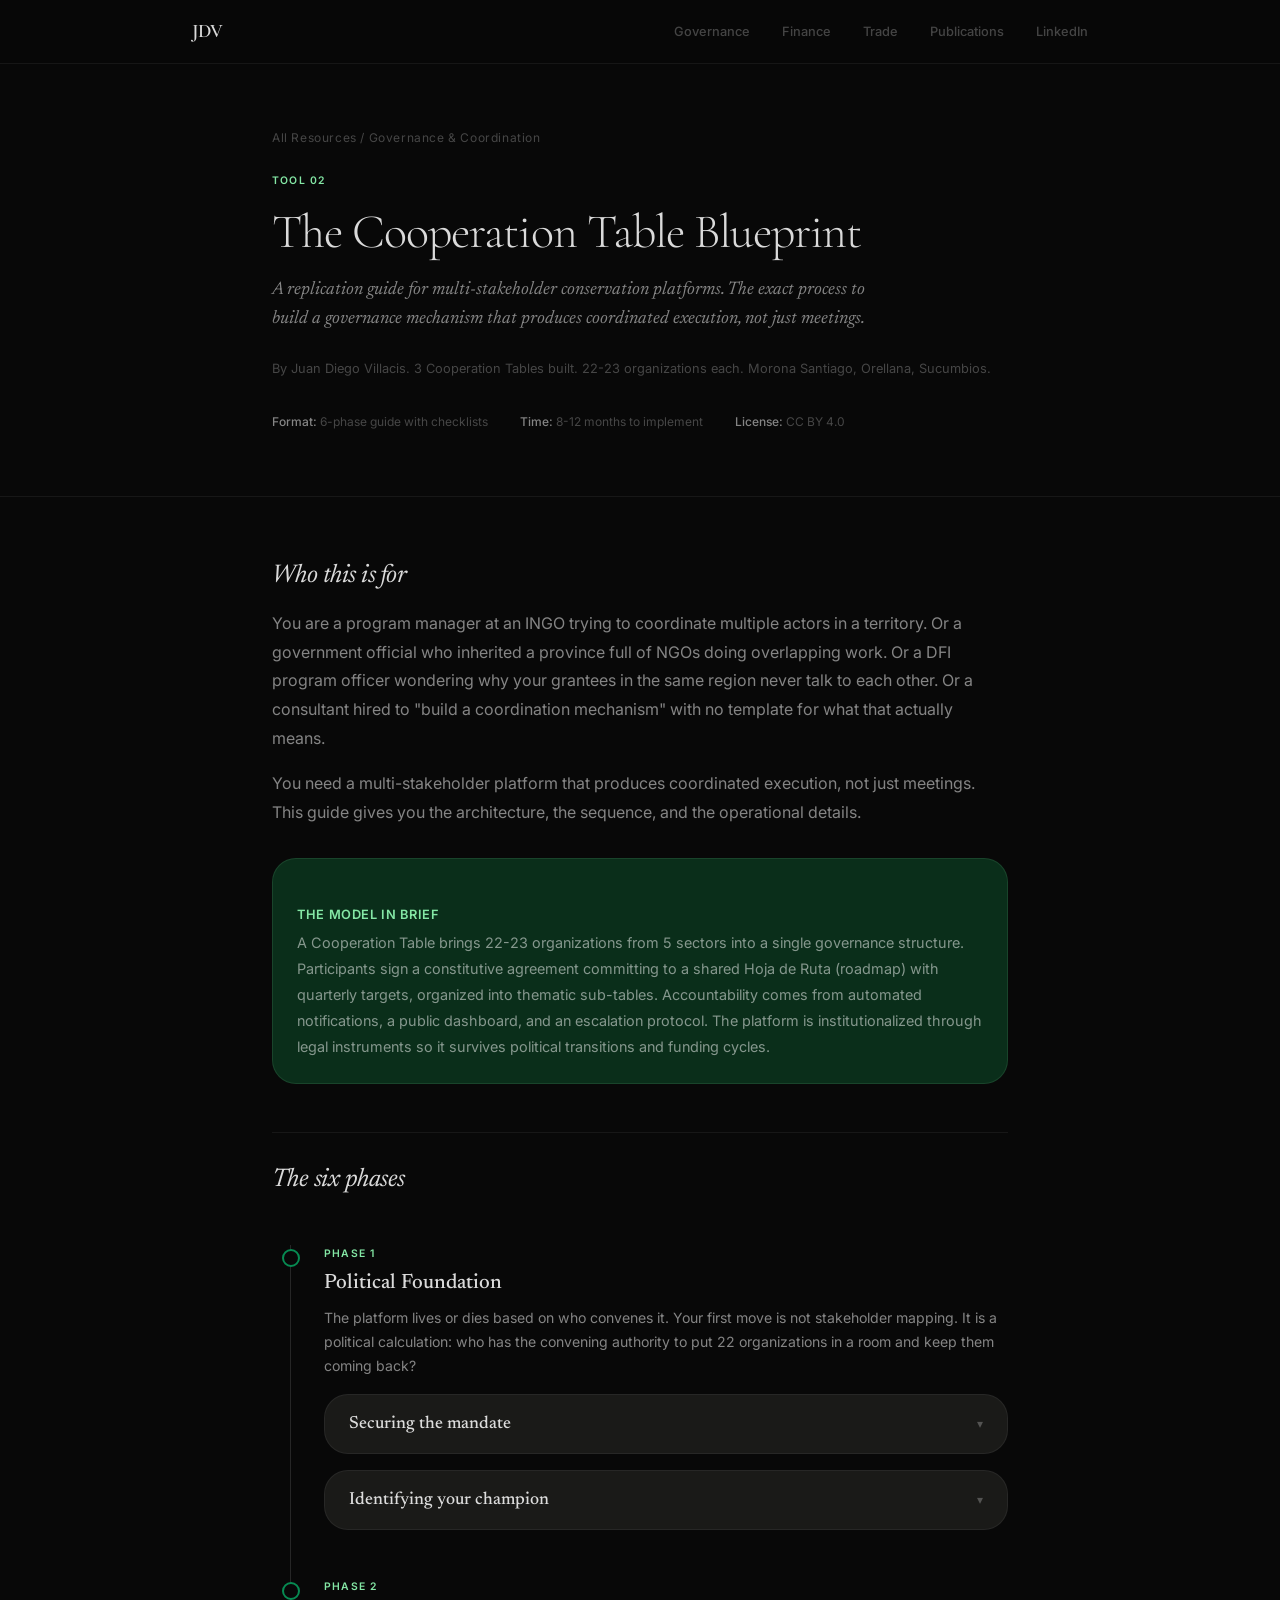
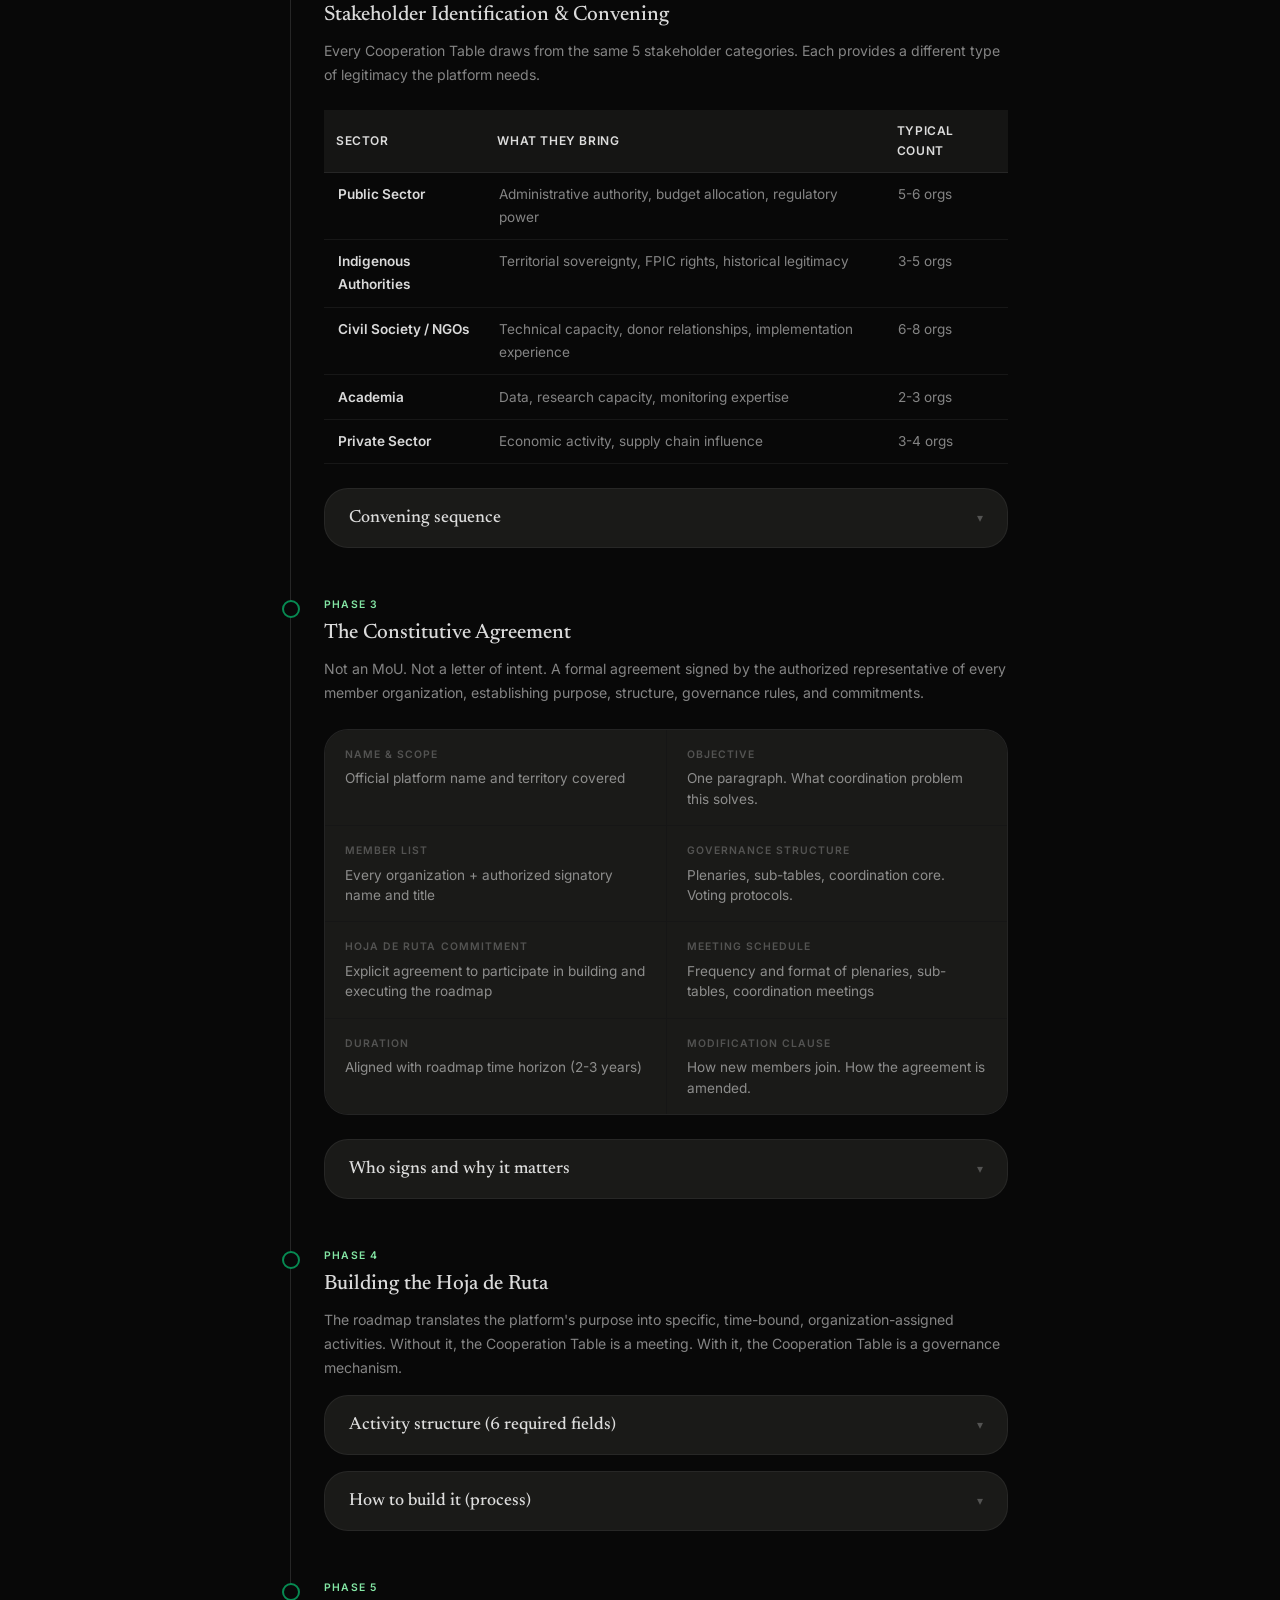
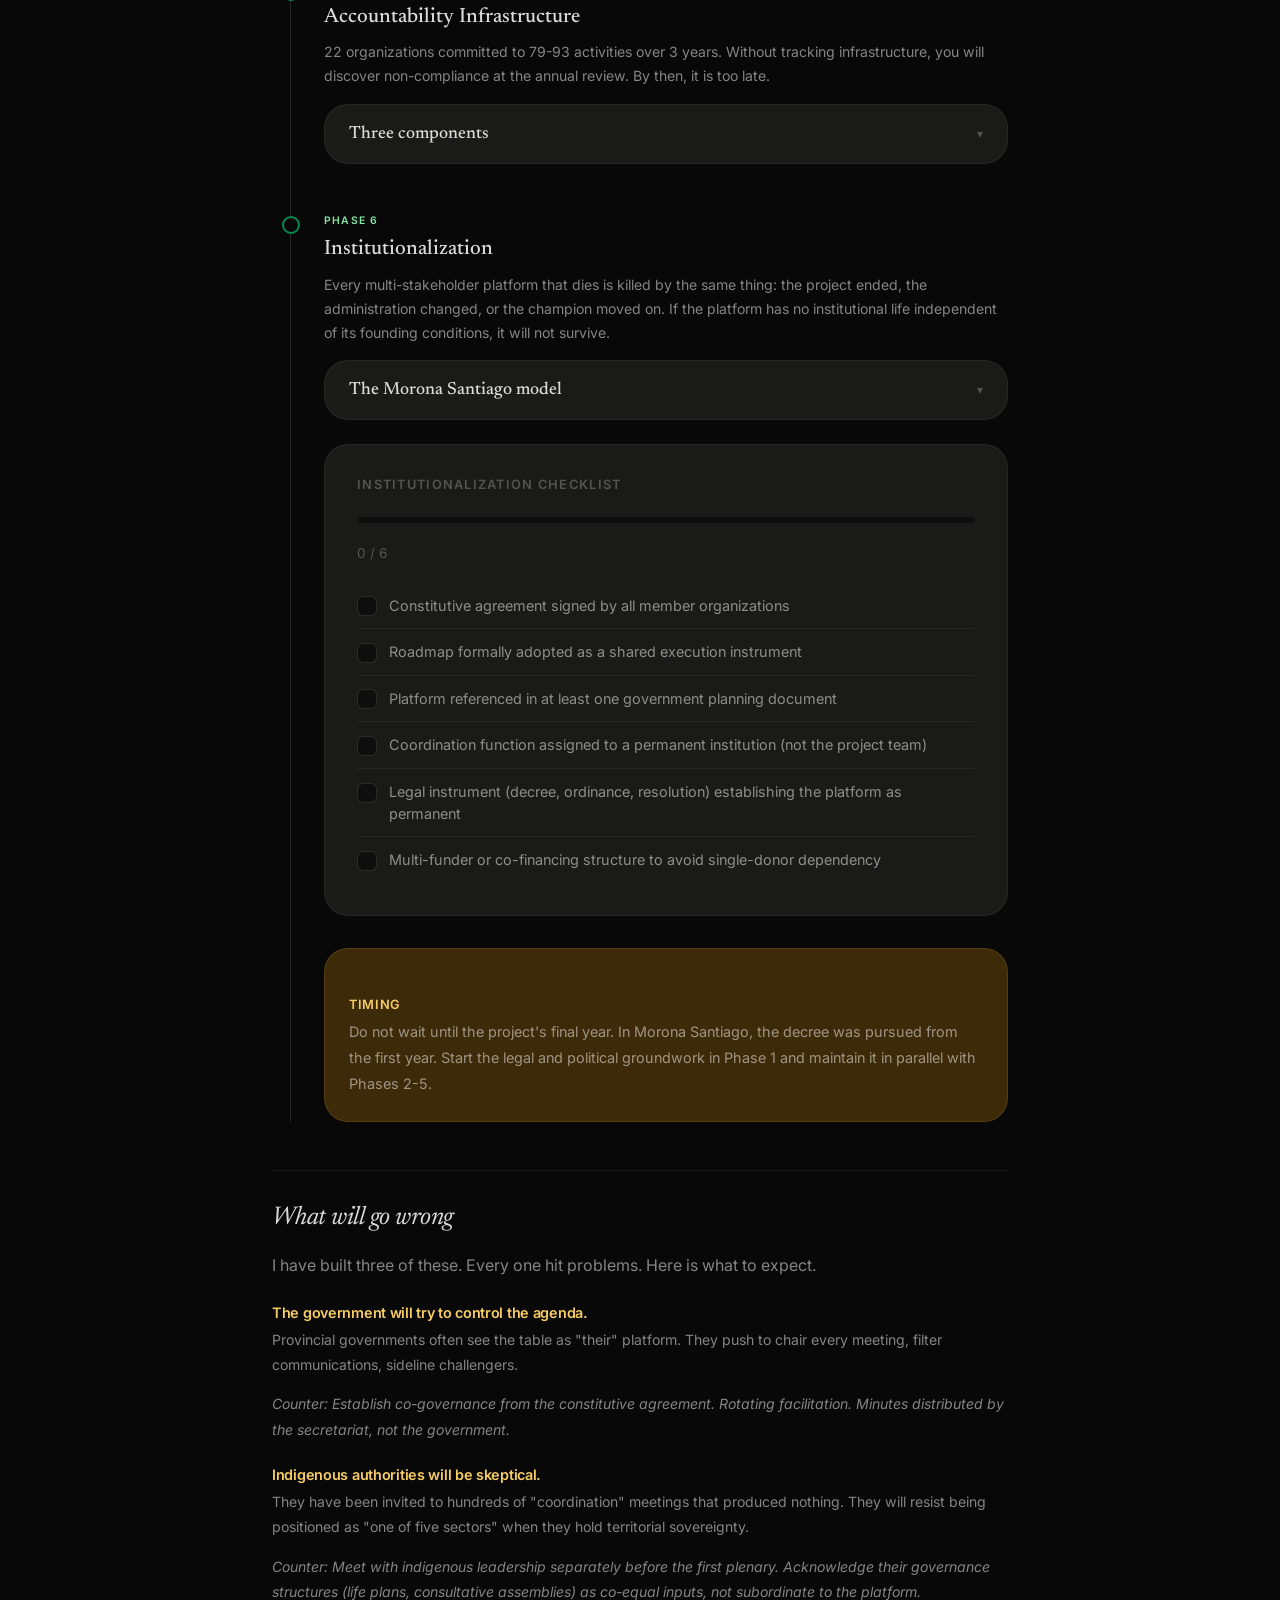
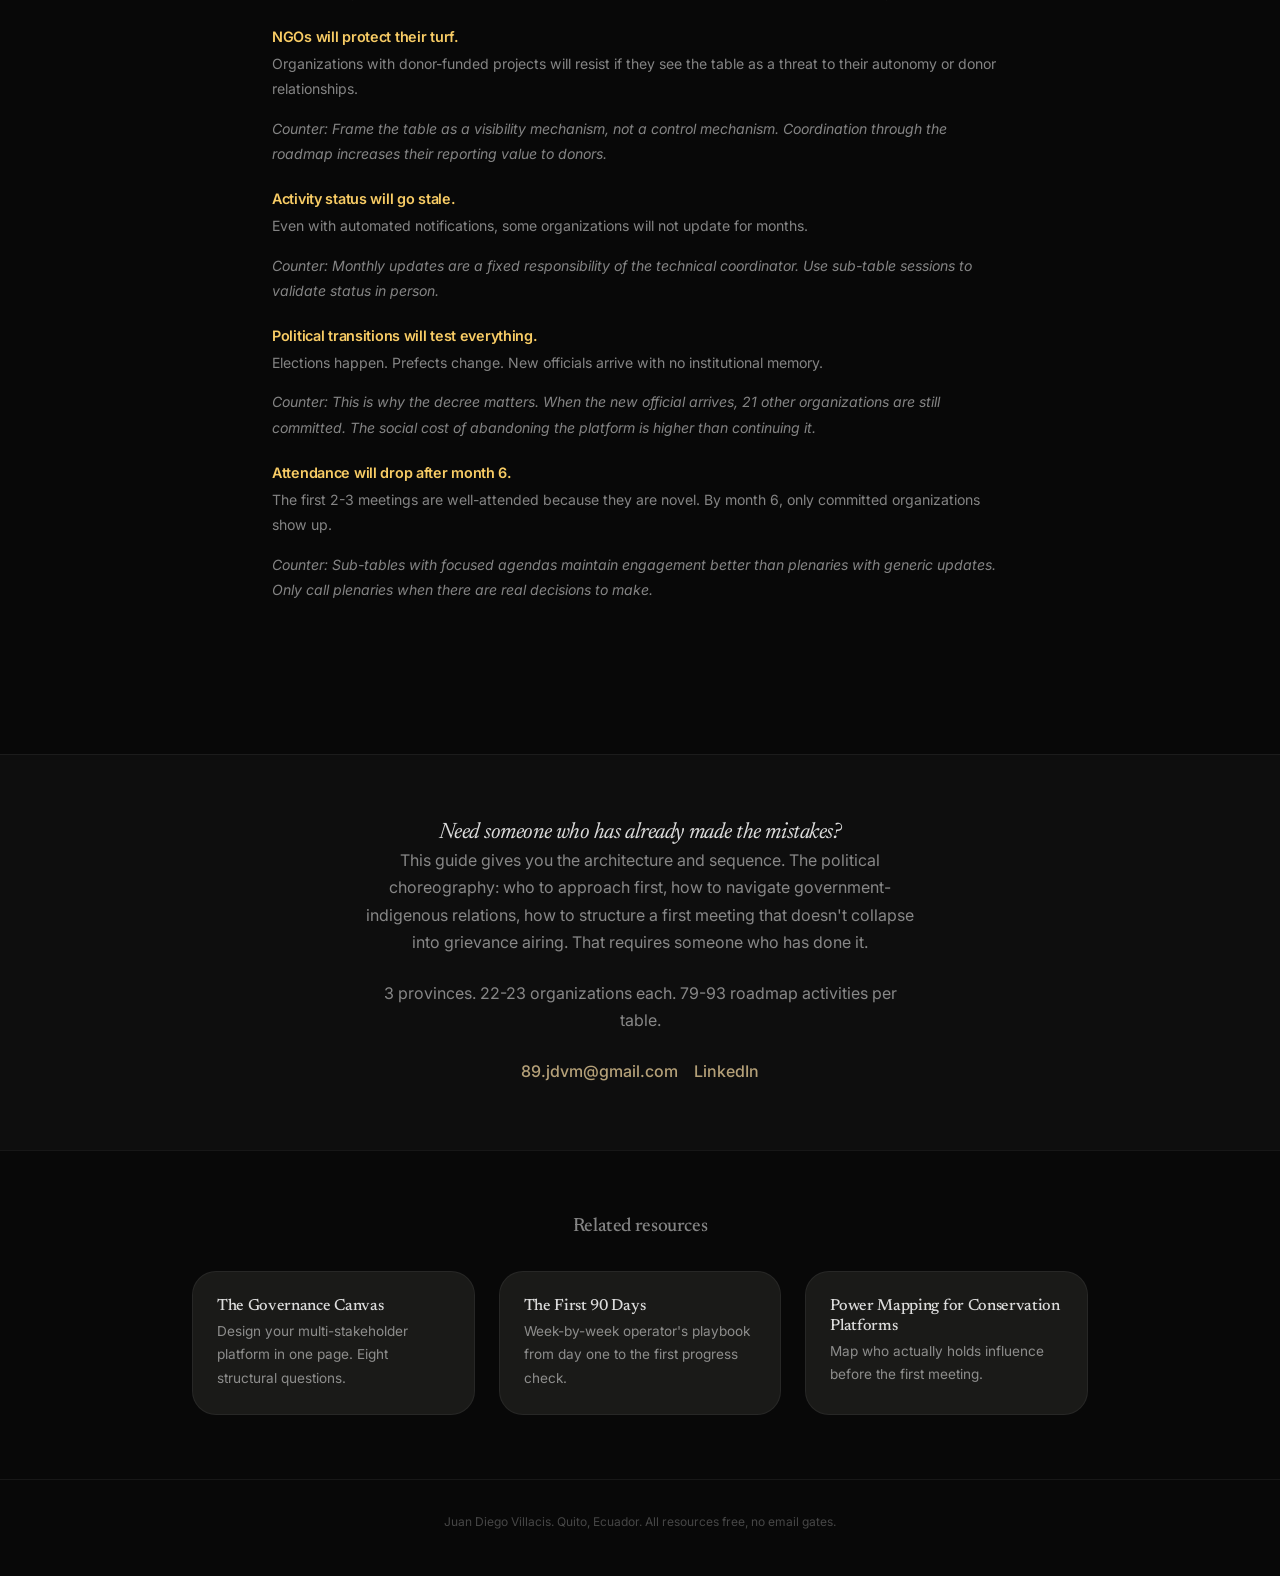
<file: cooperation-table-blueprint/index.html>
<!DOCTYPE html>
<html lang="en">
<head>
  <meta charset="UTF-8">
  <meta name="viewport" content="width=device-width, initial-scale=1.0">
  <title>The Cooperation Table Blueprint -- Juan Diego Villacis</title>
  <meta name="description" content="Full replication guide for multi-stakeholder conservation platforms. Governance architecture, constitutive agreements, management model. From building 3 Cooperation Tables in the Ecuadorian Amazon.">
  <meta name="author" content="Juan Diego Villacis">
  <meta property="og:type" content="website">
  <meta property="og:title" content="Cooperation Table Blueprint">
  <meta property="og:description" content="The 6-phase process for building a multi-stakeholder cooperation table from scratch, with institutionalization checklist.">
  <meta property="og:image" content="https://89jdvm.github.io/resources/shared/og/og-cooperation-table-blueprint.png">
  <meta property="og:url" content="https://89jdvm.github.io/resources/cooperation-table-blueprint/">
  <meta name="twitter:card" content="summary_large_image">
  <meta name="twitter:title" content="Cooperation Table Blueprint">
  <meta name="twitter:description" content="The 6-phase process for building a multi-stakeholder cooperation table from scratch, with institutionalization checklist.">
  <meta name="twitter:image" content="https://89jdvm.github.io/resources/shared/og/og-cooperation-table-blueprint.png">

  <link rel="preconnect" href="https://fonts.googleapis.com">
  <link href="https://fonts.googleapis.com/css2?family=Cormorant+Garamond:ital,wght@0,300;0,400;0,500;0,600;1,300;1,400&family=Inter:wght@300;400;500;600&family=Newsreader:ital,opsz,wght@0,6..72,300;0,6..72,400;0,6..72,500;1,6..72,300;1,6..72,400&display=swap" rel="stylesheet">
  <link rel="stylesheet" href="../shared/css/base.css">
  <link rel="stylesheet" href="../shared/css/resource.css">

  <style>
    .phase-timeline {
      position: relative;
      margin: var(--space-xl) 0;
    }
    .phase-timeline::before {
      content: '';
      position: absolute;
      left: 18px;
      top: 0;
      bottom: 0;
      width: 1px;
      background: var(--line-bright);
    }
    .phase-item {
      position: relative;
      padding-left: 52px;
      margin-bottom: var(--space-xl);
    }
    .phase-dot {
      position: absolute;
      left: 10px;
      top: 4px;
      width: 18px;
      height: 18px;
      border-radius: 50%;
      border: 2px solid var(--canopy-mid);
      background: var(--black);
      z-index: 1;
    }
    .phase-label {
      font-family: var(--sans);
      font-size: 0.65rem;
      font-weight: 600;
      letter-spacing: 0.12em;
      text-transform: uppercase;
      color: var(--canopy-light);
      margin-bottom: 0.4rem;
    }
    .phase-title {
      font-family: var(--serif);
      font-size: 1.3rem;
      font-weight: 500;
      color: var(--text);
      margin-bottom: 0.6rem;
      line-height: 1.3;
    }
    .phase-summary {
      font-size: 0.88rem;
      color: var(--text-mid);
      margin-bottom: var(--space-sm);
      line-height: 1.7;
    }

    .stakeholder-table {
      width: 100%;
      border-collapse: collapse;
      margin: var(--space-md) 0;
      font-size: 0.85rem;
    }
    .stakeholder-table th {
      background: var(--surface-up);
      color: var(--text);
      padding: 0.75em 1em;
      text-align: left;
      font-weight: 600;
      font-size: 0.7rem;
      letter-spacing: 0.05em;
      text-transform: uppercase;
      border-bottom: 1px solid var(--line-bright);
    }
    .stakeholder-table td {
      padding: 0.75em 1em;
      border-bottom: 1px solid var(--line);
      color: var(--text-mid);
      vertical-align: top;
    }
    .stakeholder-table td strong { color: var(--text); }

    .convening-steps {
      counter-reset: step;
      list-style: none;
      padding: 0;
      margin: var(--space-md) 0;
    }
    .convening-steps li {
      counter-increment: step;
      position: relative;
      padding-left: 2.5rem;
      margin-bottom: var(--space-md);
      color: var(--text-mid);
      line-height: 1.7;
    }
    .convening-steps li::before {
      content: counter(step);
      position: absolute;
      left: 0;
      top: 0;
      width: 1.75rem;
      height: 1.75rem;
      border-radius: 50%;
      background: var(--surface-up);
      border: 1px solid var(--line-bright);
      color: var(--text-dim);
      font-size: 0.7rem;
      font-weight: 600;
      display: flex;
      align-items: center;
      justify-content: center;
    }
    .convening-steps li strong { color: var(--text); }

    .agreement-fields {
      display: grid;
      grid-template-columns: 1fr 1fr;
      gap: 1px;
      background: var(--line);
      border: 1px solid var(--line);
      border-radius: var(--radius-lg);
      overflow: hidden;
      margin: var(--space-md) 0;
    }
    .agreement-field {
      background: var(--surface-card);
      padding: 1rem 1.25rem;
    }
    .agreement-field span {
      display: block;
      font-size: 0.65rem;
      font-weight: 600;
      letter-spacing: 0.1em;
      text-transform: uppercase;
      color: var(--text-dim);
      margin-bottom: 0.3rem;
    }
    .agreement-field p {
      font-size: 0.85rem;
      color: var(--text-mid);
      margin: 0;
      line-height: 1.5;
    }

    .roadmap-anatomy {
      list-style: none;
      padding: 0;
      margin: var(--space-md) 0;
    }
    .roadmap-anatomy li {
      display: flex;
      gap: 1rem;
      padding: 0.75rem 0;
      border-bottom: 1px solid var(--line);
      font-size: 0.88rem;
      color: var(--text-mid);
      line-height: 1.5;
    }
    .roadmap-anatomy li:last-child { border-bottom: none; }
    .roadmap-anatomy .field-name {
      min-width: 140px;
      font-weight: 600;
      color: var(--text);
      flex-shrink: 0;
    }

    .trouble-item h4 {
      color: var(--amber-light);
      font-size: 0.9rem;
      margin-bottom: 0.3rem;
    }
    .trouble-item {
      margin-bottom: var(--space-md);
    }
    .trouble-item p {
      font-size: 0.88rem;
    }
    .trouble-counter {
      font-size: 0.82rem;
      color: var(--text-dim);
      font-style: italic;
    }

    @media (max-width: 768px) {
      .agreement-fields { grid-template-columns: 1fr; }
      .phase-item { padding-left: 40px; }
    }
  </style>
</head>

<body class="resource-page">

  <header class="resource-header">
    <div class="container">
      <div class="breadcrumb"><a href="../">All Resources</a> / Governance & Coordination</div>
      <span class="tool-number label--governance">Tool 02</span>
      <h1>The Cooperation Table Blueprint</h1>
      <p class="subtitle">A replication guide for multi-stakeholder conservation platforms. The exact process to build a governance mechanism that produces coordinated execution, not just meetings.</p>
      <p class="author-line">By Juan Diego Villacis. 3 Cooperation Tables built. 22-23 organizations each. Morona Santiago, Orellana, Sucumbios.</p>
      <div class="meta-row">
        <span class="meta-item"><strong>Format:</strong> 6-phase guide with checklists</span>
        <span class="meta-item"><strong>Time:</strong> 8-12 months to implement</span>
        <span class="meta-item"><strong>License:</strong> CC BY 4.0</span>
      </div>
    </div>
  </header>

  <main class="resource-body">
    <div class="container">

      <h2>Who this is for</h2>
      <p>You are a program manager at an INGO trying to coordinate multiple actors in a territory. Or a government official who inherited a province full of NGOs doing overlapping work. Or a DFI program officer wondering why your grantees in the same region never talk to each other. Or a consultant hired to "build a coordination mechanism" with no template for what that actually means.</p>
      <p>You need a multi-stakeholder platform that produces coordinated execution, not just meetings. This guide gives you the architecture, the sequence, and the operational details.</p>

      <div class="callout callout--field">
        <h4>The model in brief</h4>
        <p>A Cooperation Table brings 22-23 organizations from 5 sectors into a single governance structure. Participants sign a constitutive agreement committing to a shared Hoja de Ruta (roadmap) with quarterly targets, organized into thematic sub-tables. Accountability comes from automated notifications, a public dashboard, and an escalation protocol. The platform is institutionalized through legal instruments so it survives political transitions and funding cycles.</p>
      </div>

      <!-- ============ 6 PHASES ============ -->
      <h2>The six phases</h2>

      <div class="phase-timeline">

        <!-- Phase 1 -->
        <div class="phase-item">
          <div class="phase-dot"></div>
          <div class="phase-label">Phase 1</div>
          <div class="phase-title">Political Foundation</div>
          <div class="phase-summary">The platform lives or dies based on who convenes it. Your first move is not stakeholder mapping. It is a political calculation: who has the convening authority to put 22 organizations in a room and keep them coming back?</div>

          <div class="expandable">
            <button class="expandable-trigger">
              <span>Securing the mandate</span>
              <span class="chevron">&#9662;</span>
            </button>
            <div class="expandable-content">
              <p>You need a formal mandate before you convene anyone. A written directive, an official letter, or an executive resolution authorizing the creation of the platform.</p>
              <p>In Morona Santiago, this came as a prefectoral commitment that later became a formal decree. In Orellana and Sucumbios, the mandate came through Conservation International's programmatic authority, backed by co-convening letters from provincial governments.</p>
              <p><strong>Do not skip this step.</strong> A Cooperation Table convened informally ("let's all get together and coordinate") will collapse by month 4.</p>
            </div>
          </div>

          <div class="expandable">
            <button class="expandable-trigger">
              <span>Identifying your champion</span>
              <span class="chevron">&#9662;</span>
            </button>
            <div class="expandable-content">
              <p>Every successful table had one senior official who personally drove the process. Not the institution. A specific person with enough authority to clear bureaucratic obstacles, enough credibility to bring indigenous authorities to the table, and enough political interest to sustain effort over 8-12 months.</p>
              <p><strong>If no one at the senior level cares enough to stake personal reputation on this platform, you are not ready to build it.</strong></p>
            </div>
          </div>
        </div>

        <!-- Phase 2 -->
        <div class="phase-item">
          <div class="phase-dot"></div>
          <div class="phase-label">Phase 2</div>
          <div class="phase-title">Stakeholder Identification & Convening</div>
          <div class="phase-summary">Every Cooperation Table draws from the same 5 stakeholder categories. Each provides a different type of legitimacy the platform needs.</div>

          <table class="stakeholder-table">
            <thead>
              <tr><th>Sector</th><th>What they bring</th><th>Typical count</th></tr>
            </thead>
            <tbody>
              <tr><td><strong>Public Sector</strong></td><td>Administrative authority, budget allocation, regulatory power</td><td>5-6 orgs</td></tr>
              <tr><td><strong>Indigenous Authorities</strong></td><td>Territorial sovereignty, FPIC rights, historical legitimacy</td><td>3-5 orgs</td></tr>
              <tr><td><strong>Civil Society / NGOs</strong></td><td>Technical capacity, donor relationships, implementation experience</td><td>6-8 orgs</td></tr>
              <tr><td><strong>Academia</strong></td><td>Data, research capacity, monitoring expertise</td><td>2-3 orgs</td></tr>
              <tr><td><strong>Private Sector</strong></td><td>Economic activity, supply chain influence</td><td>3-4 orgs</td></tr>
            </tbody>
          </table>

          <div class="expandable">
            <button class="expandable-trigger">
              <span>Convening sequence</span>
              <span class="chevron">&#9662;</span>
            </button>
            <div class="expandable-content">
              <p>Do not send a mass invitation for the first meeting. Convene in sequence:</p>
              <ol class="convening-steps">
                <li><strong>Government first.</strong> Secure their co-ownership before anyone else is in the room.</li>
                <li><strong>Indigenous authorities second.</strong> Meet on their terms, in their territory if possible. Frame the platform as an extension of their governance, not a competing structure.</li>
                <li><strong>Major NGOs third.</strong> They have the implementation capacity and donor relationships. Get their buy-in on the roadmap concept before the first plenary.</li>
                <li><strong>Academia and private sector last.</strong> They fill critical roles but rarely drive the process.</li>
              </ol>
              <p>The first plenary session should feel like a formalization of agreements already reached, not a cold start.</p>
              <div class="callout callout--field">
                <h4>The right number</h4>
                <p>22-23 organizations. Below 18, the platform lacks sectoral coverage for territorial legitimacy. Above 28, decision-making slows and meetings become performative. All three tables landed in this range once the relevance filter was applied.</p>
              </div>
            </div>
          </div>
        </div>

        <!-- Phase 3 -->
        <div class="phase-item">
          <div class="phase-dot"></div>
          <div class="phase-label">Phase 3</div>
          <div class="phase-title">The Constitutive Agreement</div>
          <div class="phase-summary">Not an MoU. Not a letter of intent. A formal agreement signed by the authorized representative of every member organization, establishing purpose, structure, governance rules, and commitments.</div>

          <div class="agreement-fields">
            <div class="agreement-field"><span>Name & Scope</span><p>Official platform name and territory covered</p></div>
            <div class="agreement-field"><span>Objective</span><p>One paragraph. What coordination problem this solves.</p></div>
            <div class="agreement-field"><span>Member List</span><p>Every organization + authorized signatory name and title</p></div>
            <div class="agreement-field"><span>Governance Structure</span><p>Plenaries, sub-tables, coordination core. Voting protocols.</p></div>
            <div class="agreement-field"><span>Hoja de Ruta Commitment</span><p>Explicit agreement to participate in building and executing the roadmap</p></div>
            <div class="agreement-field"><span>Meeting Schedule</span><p>Frequency and format of plenaries, sub-tables, coordination meetings</p></div>
            <div class="agreement-field"><span>Duration</span><p>Aligned with roadmap time horizon (2-3 years)</p></div>
            <div class="agreement-field"><span>Modification Clause</span><p>How new members join. How the agreement is amended.</p></div>
          </div>

          <div class="expandable">
            <button class="expandable-trigger">
              <span>Who signs and why it matters</span>
              <span class="chevron">&#9662;</span>
            </button>
            <div class="expandable-content">
              <p>The person who signs must have institutional authority to commit their organization. The prefect or vice-prefect (not the planning director). The federation president (not a technical officer). The NGO country director (not a project coordinator). Getting the right signatory level is half the political work.</p>
              <p>A signed constitutive agreement creates three forms of accountability:</p>
              <ul>
                <li><strong>Legal:</strong> The document can be referenced in administrative and institutional processes.</li>
                <li><strong>Social:</strong> No signatory wants to be publicly identified as the organization that defected from a 22-organization commitment.</li>
                <li><strong>Operational:</strong> It provides the basis for tracking execution against the roadmap.</li>
              </ul>
              <p>In Morona Santiago, 22 organizations signed. That collective signature produced the first 7 Conservation Agreements (June 27, 2025), delivering solar internet, energy kits, and water purification to Shuar and Achuar communities. The constitutive agreement made those agreements possible.</p>
            </div>
          </div>
        </div>

        <!-- Phase 4 -->
        <div class="phase-item">
          <div class="phase-dot"></div>
          <div class="phase-label">Phase 4</div>
          <div class="phase-title">Building the Hoja de Ruta</div>
          <div class="phase-summary">The roadmap translates the platform's purpose into specific, time-bound, organization-assigned activities. Without it, the Cooperation Table is a meeting. With it, the Cooperation Table is a governance mechanism.</div>

          <div class="expandable">
            <button class="expandable-trigger">
              <span>Activity structure (6 required fields)</span>
              <span class="chevron">&#9662;</span>
            </button>
            <div class="expandable-content">
              <ul class="roadmap-anatomy">
                <li><span class="field-name">Description</span> Specific and measurable. "Establish 3 community monitoring stations in the buffer zone of Yasuni by Q2 2027." Not "promote environmental monitoring."</li>
                <li><span class="field-name">Responsible org(s)</span> Named. Not "the platform" or "to be determined."</li>
                <li><span class="field-name">Sub-table</span> Which thematic group owns this activity.</li>
                <li><span class="field-name">Timeline</span> Quarterly milestones within the 2-3 year horizon.</li>
                <li><span class="field-name">Status</span> Pending / In Progress / Completed / Delayed.</li>
                <li><span class="field-name">Dependencies</span> What must happen before this activity can start.</li>
              </ul>
              <div class="callout callout--field">
                <h4>How many activities</h4>
                <p>Orellana: 79. Sucumbios: 93. A roadmap with fewer than 40 is probably too vague. More than 120 is listing tasks, not strategic activities.</p>
              </div>
            </div>
          </div>

          <div class="expandable">
            <button class="expandable-trigger">
              <span>How to build it (process)</span>
              <span class="chevron">&#9662;</span>
            </button>
            <div class="expandable-content">
              <p>Do not build the roadmap in a plenary. Build it in sub-table working sessions where 6-10 organizations with relevant expertise propose, debate, and assign activities. Then bring the compiled roadmap to a plenary for validation and formal adoption.</p>
              <p>The building process takes 2-3 months of sub-table sessions. Do not rush it. A roadmap that organizations helped build is a roadmap they will execute. A roadmap handed to them by a consultant is a document they will ignore.</p>
            </div>
          </div>
        </div>

        <!-- Phase 5 -->
        <div class="phase-item">
          <div class="phase-dot"></div>
          <div class="phase-label">Phase 5</div>
          <div class="phase-title">Accountability Infrastructure</div>
          <div class="phase-summary">22 organizations committed to 79-93 activities over 3 years. Without tracking infrastructure, you will discover non-compliance at the annual review. By then, it is too late.</div>

          <div class="expandable">
            <button class="expandable-trigger">
              <span>Three components</span>
              <span class="chevron">&#9662;</span>
            </button>
            <div class="expandable-content">
              <h4>1. The Progress Dashboard</h4>
              <p>A visual tracking system showing the status of every activity by province, sub-table, and quarter. Every stakeholder sees at a glance which activities are on track and which are delayed. Public visibility is the strongest compliance mechanism in multi-stakeholder platforms.</p>

              <h4>2. The Notification Engine</h4>
              <p>Automated email reminders sent to the responsible organization as deadlines approach. Reminder at 30 days. Second reminder at 7 days. Escalation notice when the deadline passes. This replaces manual follow-up that burns out coordination staff and creates political friction.</p>

              <h4>3. The Escalation Protocol</h4>
              <ol>
                <li>Automated notification to the responsible organization</li>
                <li>Flagging in the dashboard (visible to all)</li>
                <li>Discussion in the next sub-table session</li>
                <li>Escalation to the coordination core</li>
                <li>Formal communication and reporting in the plenary</li>
              </ol>
              <p>No penalties need to be punitive. Social accountability among 22 peer organizations is powerful enough. The goal is to make non-compliance visible, not to punish it.</p>
            </div>
          </div>
        </div>

        <!-- Phase 6 -->
        <div class="phase-item">
          <div class="phase-dot"></div>
          <div class="phase-label">Phase 6</div>
          <div class="phase-title">Institutionalization</div>
          <div class="phase-summary">Every multi-stakeholder platform that dies is killed by the same thing: the project ended, the administration changed, or the champion moved on. If the platform has no institutional life independent of its founding conditions, it will not survive.</div>

          <div class="expandable">
            <button class="expandable-trigger">
              <span>The Morona Santiago model</span>
              <span class="chevron">&#9662;</span>
            </button>
            <div class="expandable-content">
              <p>Institutionalized through a prefectoral decree: a formal legal instrument establishing the platform as a permanent function of the provincial government. This means:</p>
              <ul>
                <li>The platform is part of the government's organizational structure, not a project component</li>
                <li>Budget allocation for coordination can be included in the annual budget</li>
                <li>A new prefect cannot dissolve the platform without issuing a new decree</li>
                <li>The platform has legal identity for interinstitutional agreements</li>
              </ul>
              <p>The equivalent in other countries: gubernatorial executive order, provincial ordinance, or regional assembly resolution.</p>
            </div>
          </div>

          <!-- Institutionalization Checklist -->
          <div class="tool-container" style="margin-top: var(--space-md);">
            <h3>Institutionalization Checklist</h3>
            <div class="progress-bar"><div class="progress-fill" style="width: 0%"></div></div>
            <span class="progress-counter text-sm text-dim">0 / 6</span>
            <div style="margin-top: var(--space-sm);">
              <div class="checklist-item"><div class="checklist-check"></div><span class="checklist-text">Constitutive agreement signed by all member organizations</span></div>
              <div class="checklist-item"><div class="checklist-check"></div><span class="checklist-text">Roadmap formally adopted as a shared execution instrument</span></div>
              <div class="checklist-item"><div class="checklist-check"></div><span class="checklist-text">Platform referenced in at least one government planning document</span></div>
              <div class="checklist-item"><div class="checklist-check"></div><span class="checklist-text">Coordination function assigned to a permanent institution (not the project team)</span></div>
              <div class="checklist-item"><div class="checklist-check"></div><span class="checklist-text">Legal instrument (decree, ordinance, resolution) establishing the platform as permanent</span></div>
              <div class="checklist-item"><div class="checklist-check"></div><span class="checklist-text">Multi-funder or co-financing structure to avoid single-donor dependency</span></div>
            </div>
          </div>

          <div class="callout callout--warning" style="margin-top: var(--space-md);">
            <h4>Timing</h4>
            <p>Do not wait until the project's final year. In Morona Santiago, the decree was pursued from the first year. Start the legal and political groundwork in Phase 1 and maintain it in parallel with Phases 2-5.</p>
          </div>
        </div>

      </div>

      <!-- What Will Go Wrong -->
      <h2>What will go wrong</h2>
      <p>I have built three of these. Every one hit problems. Here is what to expect.</p>

      <div class="trouble-item">
        <h4>The government will try to control the agenda.</h4>
        <p>Provincial governments often see the table as "their" platform. They push to chair every meeting, filter communications, sideline challengers.</p>
        <p class="trouble-counter">Counter: Establish co-governance from the constitutive agreement. Rotating facilitation. Minutes distributed by the secretariat, not the government.</p>
      </div>

      <div class="trouble-item">
        <h4>Indigenous authorities will be skeptical.</h4>
        <p>They have been invited to hundreds of "coordination" meetings that produced nothing. They will resist being positioned as "one of five sectors" when they hold territorial sovereignty.</p>
        <p class="trouble-counter">Counter: Meet with indigenous leadership separately before the first plenary. Acknowledge their governance structures (life plans, consultative assemblies) as co-equal inputs, not subordinate to the platform.</p>
      </div>

      <div class="trouble-item">
        <h4>NGOs will protect their turf.</h4>
        <p>Organizations with donor-funded projects will resist if they see the table as a threat to their autonomy or donor relationships.</p>
        <p class="trouble-counter">Counter: Frame the table as a visibility mechanism, not a control mechanism. Coordination through the roadmap increases their reporting value to donors.</p>
      </div>

      <div class="trouble-item">
        <h4>Activity status will go stale.</h4>
        <p>Even with automated notifications, some organizations will not update for months.</p>
        <p class="trouble-counter">Counter: Monthly updates are a fixed responsibility of the technical coordinator. Use sub-table sessions to validate status in person.</p>
      </div>

      <div class="trouble-item">
        <h4>Political transitions will test everything.</h4>
        <p>Elections happen. Prefects change. New officials arrive with no institutional memory.</p>
        <p class="trouble-counter">Counter: This is why the decree matters. When the new official arrives, 21 other organizations are still committed. The social cost of abandoning the platform is higher than continuing it.</p>
      </div>

      <div class="trouble-item">
        <h4>Attendance will drop after month 6.</h4>
        <p>The first 2-3 meetings are well-attended because they are novel. By month 6, only committed organizations show up.</p>
        <p class="trouble-counter">Counter: Sub-tables with focused agendas maintain engagement better than plenaries with generic updates. Only call plenaries when there are real decisions to make.</p>
      </div>

    </div>
  </main>

  <section class="author-cta">
    <div class="container">
      <h2>Need someone who has already made the mistakes?</h2>
      <p>This guide gives you the architecture and sequence. The political choreography: who to approach first, how to navigate government-indigenous relations, how to structure a first meeting that doesn't collapse into grievance airing. That requires someone who has done it.</p>
      <p>3 provinces. 22-23 organizations each. 79-93 roadmap activities per table.</p>
      <div class="contact-links">
        <a href="mailto:89.jdvm@gmail.com">89.jdvm@gmail.com</a>
        <a href="https://linkedin.com/in/jdv42/" target="_blank" rel="noopener">LinkedIn</a>
      </div>
    </div>
  </section>

  <section class="related-resources">
    <h3>Related resources</h3>
    <div class="related-grid">
      <a href="../governance-canvas/" class="related-card">
        <h4>The Governance Canvas</h4>
        <p>Design your multi-stakeholder platform in one page. Eight structural questions.</p>
      </a>
      <a href="../first-90-days/" class="related-card">
        <h4>The First 90 Days</h4>
        <p>Week-by-week operator's playbook from day one to the first progress check.</p>
      </a>
      <a href="../stakeholder-power-mapping/" class="related-card">
        <h4>Power Mapping for Conservation Platforms</h4>
        <p>Map who actually holds influence before the first meeting.</p>
      </a>
    </div>
  </section>

  <footer class="site-footer">
    <p>Juan Diego Villacis. Quito, Ecuador. All resources free, no email gates.</p>
  </footer>

  <script src="../shared/js/nav.js"></script>
</body>
</html>
</file>
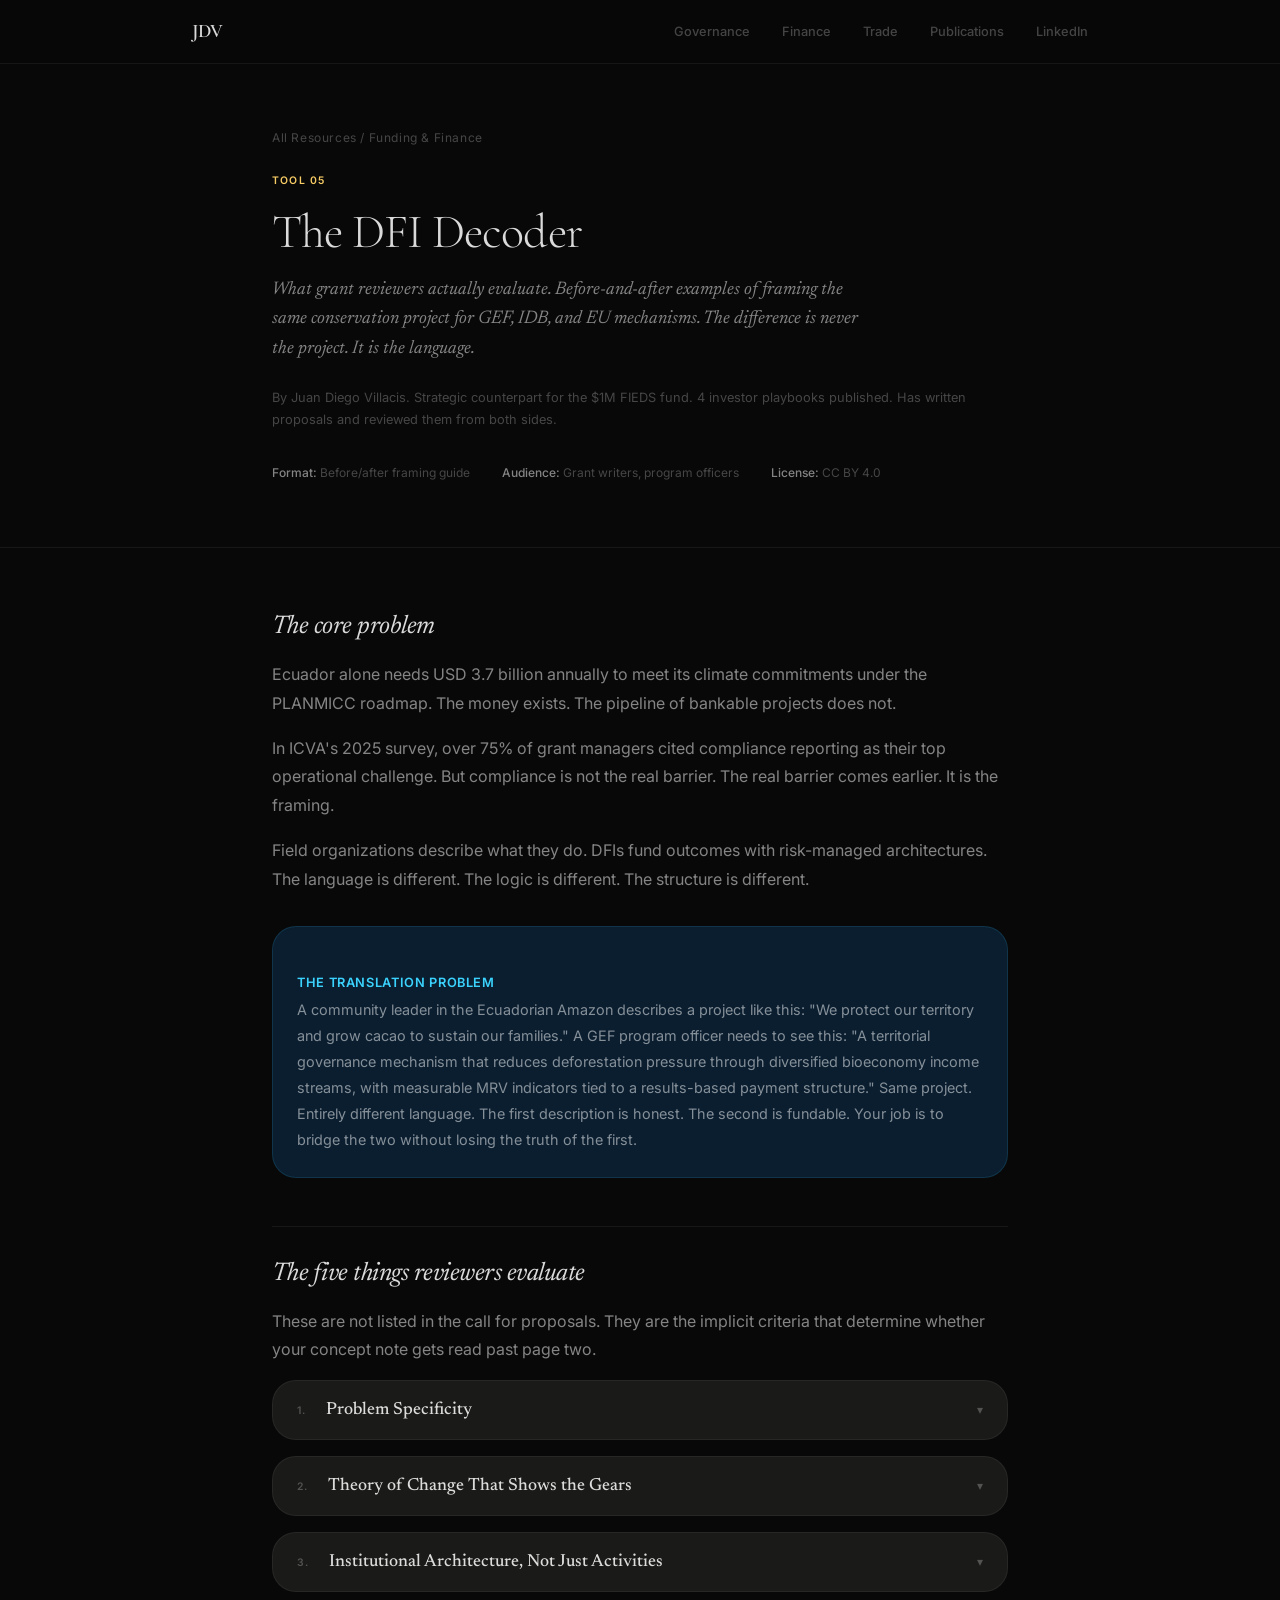
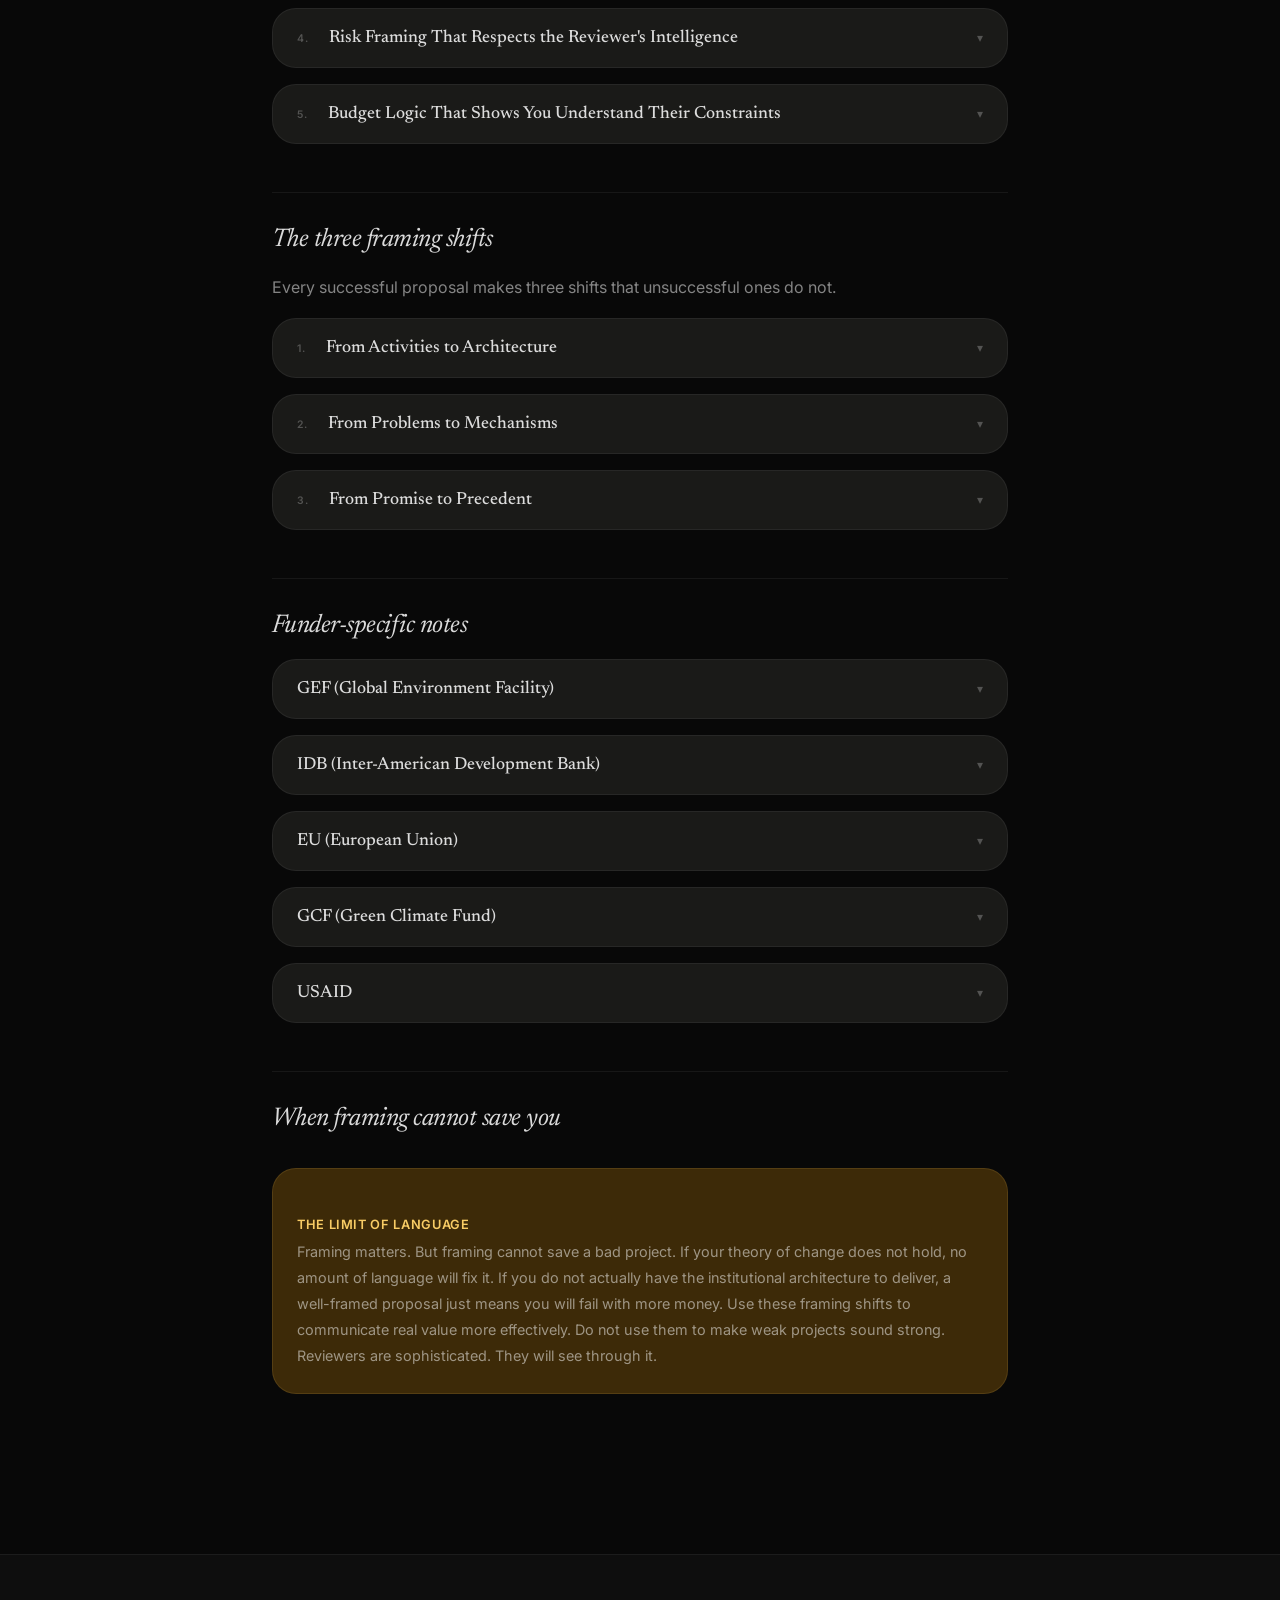
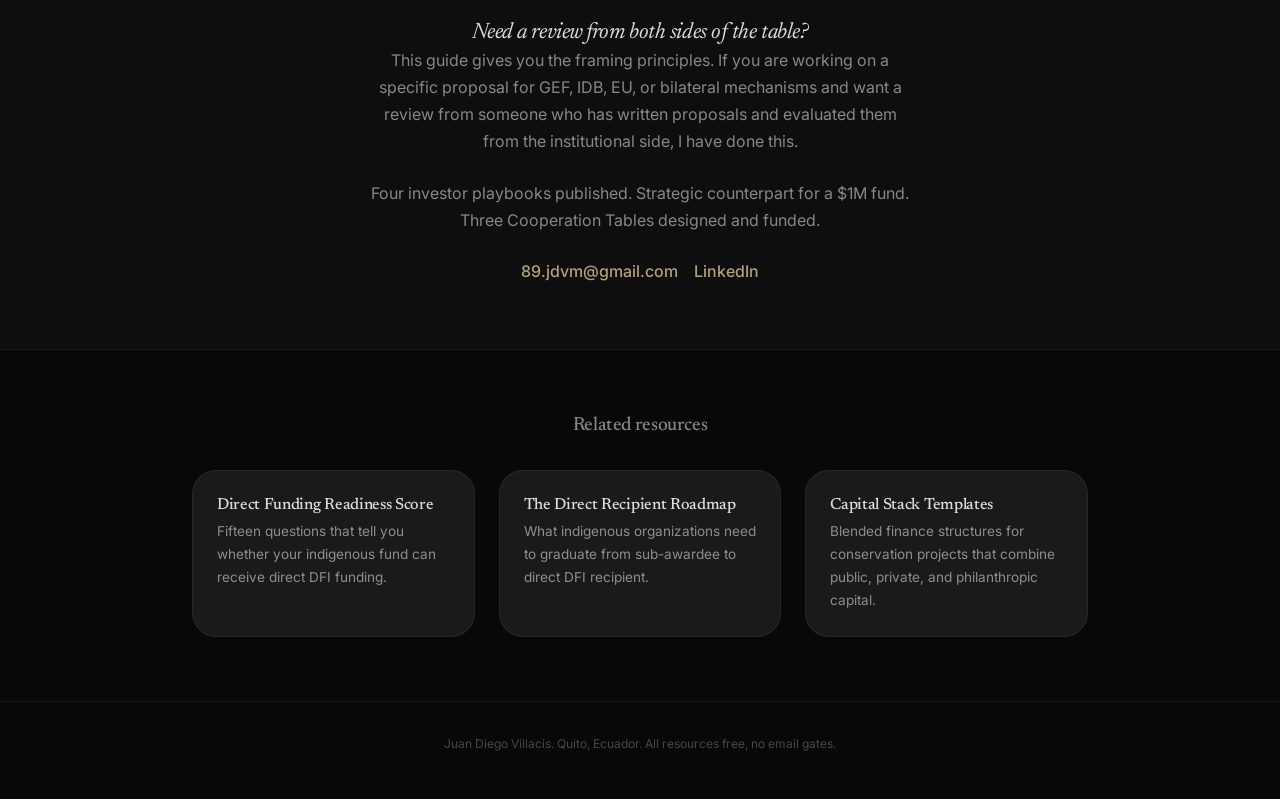
<file: dfi-grant-framing/index.html>
<!DOCTYPE html>
<html lang="en">
<head>
  <meta charset="UTF-8">
  <meta name="viewport" content="width=device-width, initial-scale=1.0">
  <title>The DFI Decoder -- Juan Diego Villacis</title>
  <meta name="description" content="What grant reviewers actually evaluate. Before-and-after examples of framing the same conservation project for GEF, IDB, and EU mechanisms. The difference is never the project. It is the language.">
  <meta name="author" content="Juan Diego Villacis">
  <meta property="og:type" content="website">
  <meta property="og:title" content="The DFI Decoder">
  <meta property="og:description" content="Before-and-after framing examples showing how to translate field work into language that DFI program officers fund.">
  <meta property="og:image" content="https://89jdvm.github.io/resources/shared/og/og-dfi-grant-framing.png">
  <meta property="og:url" content="https://89jdvm.github.io/resources/dfi-grant-framing/">
  <meta name="twitter:card" content="summary_large_image">
  <meta name="twitter:title" content="The DFI Decoder">
  <meta name="twitter:description" content="Before-and-after framing examples showing how to translate field work into language that DFI program officers fund.">
  <meta name="twitter:image" content="https://89jdvm.github.io/resources/shared/og/og-dfi-grant-framing.png">

  <link rel="preconnect" href="https://fonts.googleapis.com">
  <link href="https://fonts.googleapis.com/css2?family=Cormorant+Garamond:ital,wght@0,300;0,400;0,500;0,600;1,300;1,400&family=Inter:wght@300;400;500;600&family=Newsreader:ital,opsz,wght@0,6..72,300;0,6..72,400;0,6..72,500;1,6..72,300;1,6..72,400&display=swap" rel="stylesheet">
  <link rel="stylesheet" href="../shared/css/base.css">
  <link rel="stylesheet" href="../shared/css/resource.css">

  <style>
    .example-before {
      background: rgba(252,121,129,0.06);
      border-left: 2px solid rgba(252,121,129,0.4);
      padding: 1rem 1.25rem;
      border-radius: 0 var(--radius-sm) var(--radius-sm) 0;
      margin-bottom: var(--space-sm);
    }
    .example-before .example-label {
      font-size: 0.65rem;
      font-weight: 600;
      letter-spacing: 0.1em;
      text-transform: uppercase;
      color: rgba(252,121,129,0.8);
      margin-bottom: 0.4rem;
    }
    .example-before p {
      font-size: 0.88rem;
      color: var(--text-mid);
      margin: 0;
      line-height: 1.7;
      font-style: italic;
    }
    .example-after {
      background: rgba(132,231,165,0.06);
      border-left: 2px solid rgba(132,231,165,0.4);
      padding: 1rem 1.25rem;
      border-radius: 0 var(--radius-sm) var(--radius-sm) 0;
      margin-bottom: var(--space-sm);
    }
    .example-after .example-label {
      font-size: 0.65rem;
      font-weight: 600;
      letter-spacing: 0.1em;
      text-transform: uppercase;
      color: rgba(132,231,165,0.8);
      margin-bottom: 0.4rem;
    }
    .example-after p {
      font-size: 0.88rem;
      color: var(--text-mid);
      margin: 0;
      line-height: 1.7;
    }
    .criteria-explanation {
      font-size: 0.88rem;
      color: var(--text-mid);
      line-height: 1.7;
      margin-bottom: var(--space-md);
    }
    .criteria-explanation strong { color: var(--text); }
  </style>
</head>

<body class="resource-page">

  <header class="resource-header">
    <div class="container">
      <div class="breadcrumb"><a href="../">All Resources</a> / Funding &amp; Finance</div>
      <span class="tool-number label--finance">Tool 05</span>
      <h1>The DFI Decoder</h1>
      <p class="subtitle">What grant reviewers actually evaluate. Before-and-after examples of framing the same conservation project for GEF, IDB, and EU mechanisms. The difference is never the project. It is the language.</p>
      <p class="author-line">By Juan Diego Villacis. Strategic counterpart for the $1M FIEDS fund. 4 investor playbooks published. Has written proposals and reviewed them from both sides.</p>
      <div class="meta-row">
        <span class="meta-item"><strong>Format:</strong> Before/after framing guide</span>
        <span class="meta-item"><strong>Audience:</strong> Grant writers, program officers</span>
        <span class="meta-item"><strong>License:</strong> CC BY 4.0</span>
      </div>
    </div>
  </header>

  <main class="resource-body">
    <div class="container">

      <!-- ============ THE CORE PROBLEM ============ -->
      <h2>The core problem</h2>
      <p>Ecuador alone needs USD 3.7 billion annually to meet its climate commitments under the PLANMICC roadmap. The money exists. The pipeline of bankable projects does not.</p>
      <p>In ICVA's 2025 survey, over 75% of grant managers cited compliance reporting as their top operational challenge. But compliance is not the real barrier. The real barrier comes earlier. It is the framing.</p>
      <p>Field organizations describe what they do. DFIs fund outcomes with risk-managed architectures. The language is different. The logic is different. The structure is different.</p>

      <div class="callout callout--insight">
        <h4>The translation problem</h4>
        <p>A community leader in the Ecuadorian Amazon describes a project like this: "We protect our territory and grow cacao to sustain our families." A GEF program officer needs to see this: "A territorial governance mechanism that reduces deforestation pressure through diversified bioeconomy income streams, with measurable MRV indicators tied to a results-based payment structure." Same project. Entirely different language. The first description is honest. The second is fundable. Your job is to bridge the two without losing the truth of the first.</p>
      </div>

      <!-- ============ THE FIVE THINGS REVIEWERS EVALUATE ============ -->
      <h2>The five things reviewers evaluate</h2>
      <p>These are not listed in the call for proposals. They are the implicit criteria that determine whether your concept note gets read past page two.</p>

      <!-- Criterion 1: Problem Specificity -->
      <div class="expandable">
        <button class="expandable-trigger">
          <span><span class="number">1.</span> Problem Specificity</span>
          <span class="chevron">&#9662;</span>
        </button>
        <div class="expandable-content">
          <p class="criteria-explanation">Reviewers stop reading when they encounter a generic problem statement. "Deforestation is increasing in the Amazon" tells them nothing they do not already know. They funded three projects on that exact sentence last year.</p>

          <div class="example-before">
            <div class="example-label">Before (rejected)</div>
            <p>"Deforestation in the Ecuadorian Amazon threatens biodiversity and indigenous livelihoods. This project will address this crisis through integrated conservation actions."</p>
          </div>
          <div class="example-after">
            <div class="example-label">After (funded)</div>
            <p>"Between 2020 and 2024, Morona Santiago province lost 12,400 hectares of primary forest. 73% of this loss occurred in unregulated zones where no multi-stakeholder coordination mechanism exists. The three cantons with the highest deforestation rates are also the three cantons where indigenous territorial governance overlaps with active mining concessions. This project establishes the coordination architecture to close that governance gap."</p>
          </div>

          <p class="criteria-explanation"><strong>The difference:</strong> the second version names a province, a number, a time frame, a mechanism, and a causal relationship. The reviewer can verify every claim. That is what specificity looks like.</p>
        </div>
      </div>

      <!-- Criterion 2: Theory of Change -->
      <div class="expandable">
        <button class="expandable-trigger">
          <span><span class="number">2.</span> Theory of Change That Shows the Gears</span>
          <span class="chevron">&#9662;</span>
        </button>
        <div class="expandable-content">
          <p class="criteria-explanation">Reviewers are trained to look for logical frameworks. But what they actually evaluate is whether you understand the causal mechanism. Not just "if we do X, then Y happens." They want to see the gears. The intermediate steps. The assumptions that could break the chain.</p>

          <div class="example-before">
            <div class="example-label">Before (rejected)</div>
            <p>"If we train community monitors, deforestation will decrease."</p>
          </div>
          <div class="example-after">
            <div class="example-label">After (funded)</div>
            <p>"Community monitors report territorial incursions via WhatsApp to a centralized database. The database triggers automated alerts to the provincial environmental authority. The authority issues administrative sanctions within 72 hours. The speed of response, not the number of monitors, is what reduces recidivism. Our theory of change is not 'more monitors equals less deforestation.' It is 'faster institutional response equals higher deterrence.'"</p>
          </div>

          <p class="criteria-explanation"><strong>The difference:</strong> the second version shows the mechanism. It identifies the variable that actually matters (response speed, not monitor count). Reviewers trust proposals where the author understands what drives the outcome.</p>
        </div>
      </div>

      <!-- Criterion 3: Institutional Architecture -->
      <div class="expandable">
        <button class="expandable-trigger">
          <span><span class="number">3.</span> Institutional Architecture, Not Just Activities</span>
          <span class="chevron">&#9662;</span>
        </button>
        <div class="expandable-content">
          <p class="criteria-explanation">Activities are what you do. Architecture is what persists after you stop. DFIs have been burned too many times by projects that delivered activities but left no institutional residue. They are now explicitly looking for sustainability.</p>

          <div class="example-before">
            <div class="example-label">Before (rejected)</div>
            <p>"The project will conduct 12 capacity-building workshops for indigenous leaders over 24 months."</p>
          </div>
          <div class="example-after">
            <div class="example-label">After (funded)</div>
            <p>"The project establishes a permanent Cooperation Table formalized through a prefectoral decree (modeled on the Morona Santiago precedent, March 2024). The decree creates a legal obligation for quarterly coordination meetings regardless of which political administration is in power. The Cooperation Table is the institutional residue. The workshops are how we build the stakeholders' capacity to use it."</p>
          </div>

          <p class="criteria-explanation"><strong>The difference:</strong> the second version shows that the project creates a structure that outlasts the project cycle. The decree is the architecture. The workshops are just the means.</p>
        </div>
      </div>

      <!-- Criterion 4: Risk Framing -->
      <div class="expandable">
        <button class="expandable-trigger">
          <span><span class="number">4.</span> Risk Framing That Respects the Reviewer's Intelligence</span>
          <span class="chevron">&#9662;</span>
        </button>
        <div class="expandable-content">
          <p class="criteria-explanation">Every proposal has a risk matrix. Almost all of them are useless. Reviewers see "political instability: medium probability, high impact, mitigation: engage with government authorities" in every single submission. It tells them nothing.</p>

          <div class="example-before">
            <div class="example-label">Before (generic)</div>
            <p>"Risk: Government turnover may reduce political support. Mitigation: We will maintain relationships with key government officials."</p>
          </div>
          <div class="example-after">
            <div class="example-label">After (credible)</div>
            <p>"Risk: The prefect who signs the constitutive agreement may lose the 2025 election. This happened in Morona Santiago in November 2024. The prefect who championed the Cooperation Table lost to a candidate from a different political party. Mitigation: The constitutive agreement was designed as a multi-party instrument. It was signed not just by the prefect but by 22 organizations including indigenous federation presidents and NGO directors. When the new administration took office, the social accountability pressure from 21 other signatories made it politically costly to dismantle the table. The platform survived the transition. This is not a risk we are theorizing about. It is a risk we have already managed."</p>
          </div>

          <p class="criteria-explanation"><strong>The difference:</strong> the second version describes a real event, names what happened, explains the design decision that mitigated it, and confirms that the mitigation worked. The reviewer reads this and thinks: "This person has actually done this before."</p>
        </div>
      </div>

      <!-- Criterion 5: Budget Logic -->
      <div class="expandable">
        <button class="expandable-trigger">
          <span><span class="number">5.</span> Budget Logic That Shows You Understand Their Constraints</span>
          <span class="chevron">&#9662;</span>
        </button>
        <div class="expandable-content">
          <p class="criteria-explanation">DFIs operate within procurement frameworks. USAID has a $748/day senior consultant rate cap. The EU has co-financing requirements. GEF has incremental cost reasoning. If your budget does not speak their language, it signals that you have never worked with this funder before.</p>

          <div class="example-before">
            <div class="example-label">Before (flagged)</div>
            <p>"Senior Consultant: $1,200/day x 120 days = $144,000"</p>
          </div>
          <div class="example-after">
            <div class="example-label">After (approved)</div>
            <p>"Value-based engagement: Diagnostic Assessment ($35,000 lump sum, 4 weeks). Deliverable: Bottleneck map, automation feasibility report, and implementation blueprint. The lump-sum structure aligns with USAID's emphasis on deliverable-based milestones rather than time-based billing, while the effective daily rate falls within procurement thresholds."</p>
          </div>

          <p class="criteria-explanation"><strong>The difference:</strong> the second version packages the same work as a deliverable, not a daily rate. It explicitly references the funder's procurement logic. It shows you have read their rules. Most applicants have not.</p>
        </div>
      </div>

      <!-- ============ THE THREE FRAMING SHIFTS ============ -->
      <h2>The three framing shifts</h2>
      <p>Every successful proposal makes three shifts that unsuccessful ones do not.</p>

      <div class="expandable">
        <button class="expandable-trigger">
          <span><span class="number">1.</span> From Activities to Architecture</span>
          <span class="chevron">&#9662;</span>
        </button>
        <div class="expandable-content">
          <p>Stop describing what you will do. Start describing what will exist after you stop.</p>
          <p>"We will train 200 producers" becomes "We will establish a financial literacy curriculum that the provincial ITC office will continue delivering after the project ends, using the Cuadernillo de Finanzas Rurales methodology already validated with 250 producers across 3 provinces."</p>
          <p>The first version is a task. The second version is an institution.</p>
        </div>
      </div>

      <div class="expandable">
        <button class="expandable-trigger">
          <span><span class="number">2.</span> From Problems to Mechanisms</span>
          <span class="chevron">&#9662;</span>
        </button>
        <div class="expandable-content">
          <p>Stop describing how bad things are. Start describing what mechanical change will fix them.</p>
          <p>"Indigenous communities lack access to direct funding" becomes "The fiduciary capacity gap has four measurable dimensions: accounting systems, procurement policies, audit trail integrity, and sub-grant management protocols. This project closes the first two within 12 months through automated financial workflows, enabling the target organization to pass the USAID Organizational Capacity Assessment by Q3 of Year 2."</p>
          <p>The first version is a complaint. The second version is a diagnosis with a treatment plan.</p>
        </div>
      </div>

      <div class="expandable">
        <button class="expandable-trigger">
          <span><span class="number">3.</span> From Promise to Precedent</span>
          <span class="chevron">&#9662;</span>
        </button>
        <div class="expandable-content">
          <p>Stop promising results. Start citing precedent.</p>
          <p>"This model will succeed because..." becomes "This model has already succeeded. The Cooperation Table in Morona Santiago was institutionalized via prefectoral decree in 2024, survived a political transition in November 2024, and is now being replicated in Orellana and Sucumbios with Conservation International. The design is not speculative."</p>
          <p>Promises are cheap. Precedent is evidence.</p>
        </div>
      </div>

      <!-- ============ FUNDER-SPECIFIC NOTES ============ -->
      <h2>Funder-specific notes</h2>

      <div class="expandable">
        <button class="expandable-trigger">
          <span>GEF (Global Environment Facility)</span>
          <span class="chevron">&#9662;</span>
        </button>
        <div class="expandable-content">
          <ul>
            <li>Obsessed with "incremental cost reasoning." You must explain what the GEF dollar buys that would not happen otherwise.</li>
            <li>Co-financing ratios matter enormously. 1:4 (GEF to co-finance) is the minimum signal of serious proposals.</li>
            <li>Country ownership is non-negotiable. The government must be visibly involved, ideally as executing agency or co-executing partner.</li>
            <li>Use the Regenerative Opportunity Matrix to stress-test which project concepts will survive GEF's review logic before you write the concept note: Policy Alignment 30%, Market Viability 30%, Climate Impact 20%, Scalability 20%.</li>
          </ul>
        </div>
      </div>

      <div class="expandable">
        <button class="expandable-trigger">
          <span>IDB (Inter-American Development Bank)</span>
          <span class="chevron">&#9662;</span>
        </button>
        <div class="expandable-content">
          <ul>
            <li>Strong emphasis on results frameworks with SMART indicators.</li>
            <li>Prefers projects with clear replication potential across multiple countries.</li>
            <li>Risk matrices must be detailed and realistic. Generic risks are immediate red flags.</li>
            <li>Use the SOURCE platform (over USD 7.5 billion in listed projects) to benchmark your proposal against what is already in their pipeline.</li>
          </ul>
        </div>
      </div>

      <div class="expandable">
        <button class="expandable-trigger">
          <span>EU (European Union)</span>
          <span class="chevron">&#9662;</span>
        </button>
        <div class="expandable-content">
          <ul>
            <li>Co-financing is required, typically 10-20% from the applicant.</li>
            <li>Application formats are rigid. Do not deviate from the template structure.</li>
            <li>Logical framework must exactly match the budget breakdown. If an activity appears in the logframe, it must appear in the budget with the same name.</li>
          </ul>
        </div>
      </div>

      <div class="expandable">
        <button class="expandable-trigger">
          <span>GCF (Green Climate Fund)</span>
          <span class="chevron">&#9662;</span>
        </button>
        <div class="expandable-content">
          <ul>
            <li>Accreditation is the gate. Map the specific fiduciary, ESG, and gender requirements before investing months in the accreditation process.</li>
            <li>Micro-accreditation (up to $10M) is the realistic entry point for most national entities.</li>
            <li>Community co-ownership with 5-10% direct equity stakes aligns directly with GCF's emphasis on stakeholder engagement and benefit-sharing.</li>
          </ul>
        </div>
      </div>

      <div class="expandable">
        <button class="expandable-trigger">
          <span>USAID</span>
          <span class="chevron">&#9662;</span>
        </button>
        <div class="expandable-content">
          <ul>
            <li>Deliverable-based milestones preferred over time-based billing.</li>
            <li>$748/day senior consultant rate cap for direct billing. Lump-sum deliverables bypass this.</li>
            <li>Organizational Capacity Assessment (OCA) is the formal barrier for local organizations seeking prime contractor status.</li>
          </ul>
        </div>
      </div>

      <!-- ============ WHEN FRAMING CANNOT SAVE YOU ============ -->
      <h2>When framing cannot save you</h2>

      <div class="callout callout--warning">
        <h4>The limit of language</h4>
        <p>Framing matters. But framing cannot save a bad project. If your theory of change does not hold, no amount of language will fix it. If you do not actually have the institutional architecture to deliver, a well-framed proposal just means you will fail with more money. Use these framing shifts to communicate real value more effectively. Do not use them to make weak projects sound strong. Reviewers are sophisticated. They will see through it.</p>
      </div>

    </div>
  </main>

  <section class="author-cta">
    <div class="container">
      <h2>Need a review from both sides of the table?</h2>
      <p>This guide gives you the framing principles. If you are working on a specific proposal for GEF, IDB, EU, or bilateral mechanisms and want a review from someone who has written proposals and evaluated them from the institutional side, I have done this.</p>
      <p>Four investor playbooks published. Strategic counterpart for a $1M fund. Three Cooperation Tables designed and funded.</p>
      <div class="contact-links">
        <a href="mailto:89.jdvm@gmail.com">89.jdvm@gmail.com</a>
        <a href="https://linkedin.com/in/jdv42/" target="_blank" rel="noopener">LinkedIn</a>
      </div>
    </div>
  </section>

  <section class="related-resources">
    <h3>Related resources</h3>
    <div class="related-grid">
      <a href="../indigenous-fund-assessment/" class="related-card">
        <h4>Direct Funding Readiness Score</h4>
        <p>Fifteen questions that tell you whether your indigenous fund can receive direct DFI funding.</p>
      </a>
      <a href="../sub-awardee-to-direct/" class="related-card">
        <h4>The Direct Recipient Roadmap</h4>
        <p>What indigenous organizations need to graduate from sub-awardee to direct DFI recipient.</p>
      </a>
      <a href="../blended-finance-templates/" class="related-card">
        <h4>Capital Stack Templates</h4>
        <p>Blended finance structures for conservation projects that combine public, private, and philanthropic capital.</p>
      </a>
    </div>
  </section>

  <footer class="site-footer">
    <p>Juan Diego Villacis. Quito, Ecuador. All resources free, no email gates.</p>
  </footer>

  <script src="../shared/js/nav.js"></script>
</body>
</html>
</file>
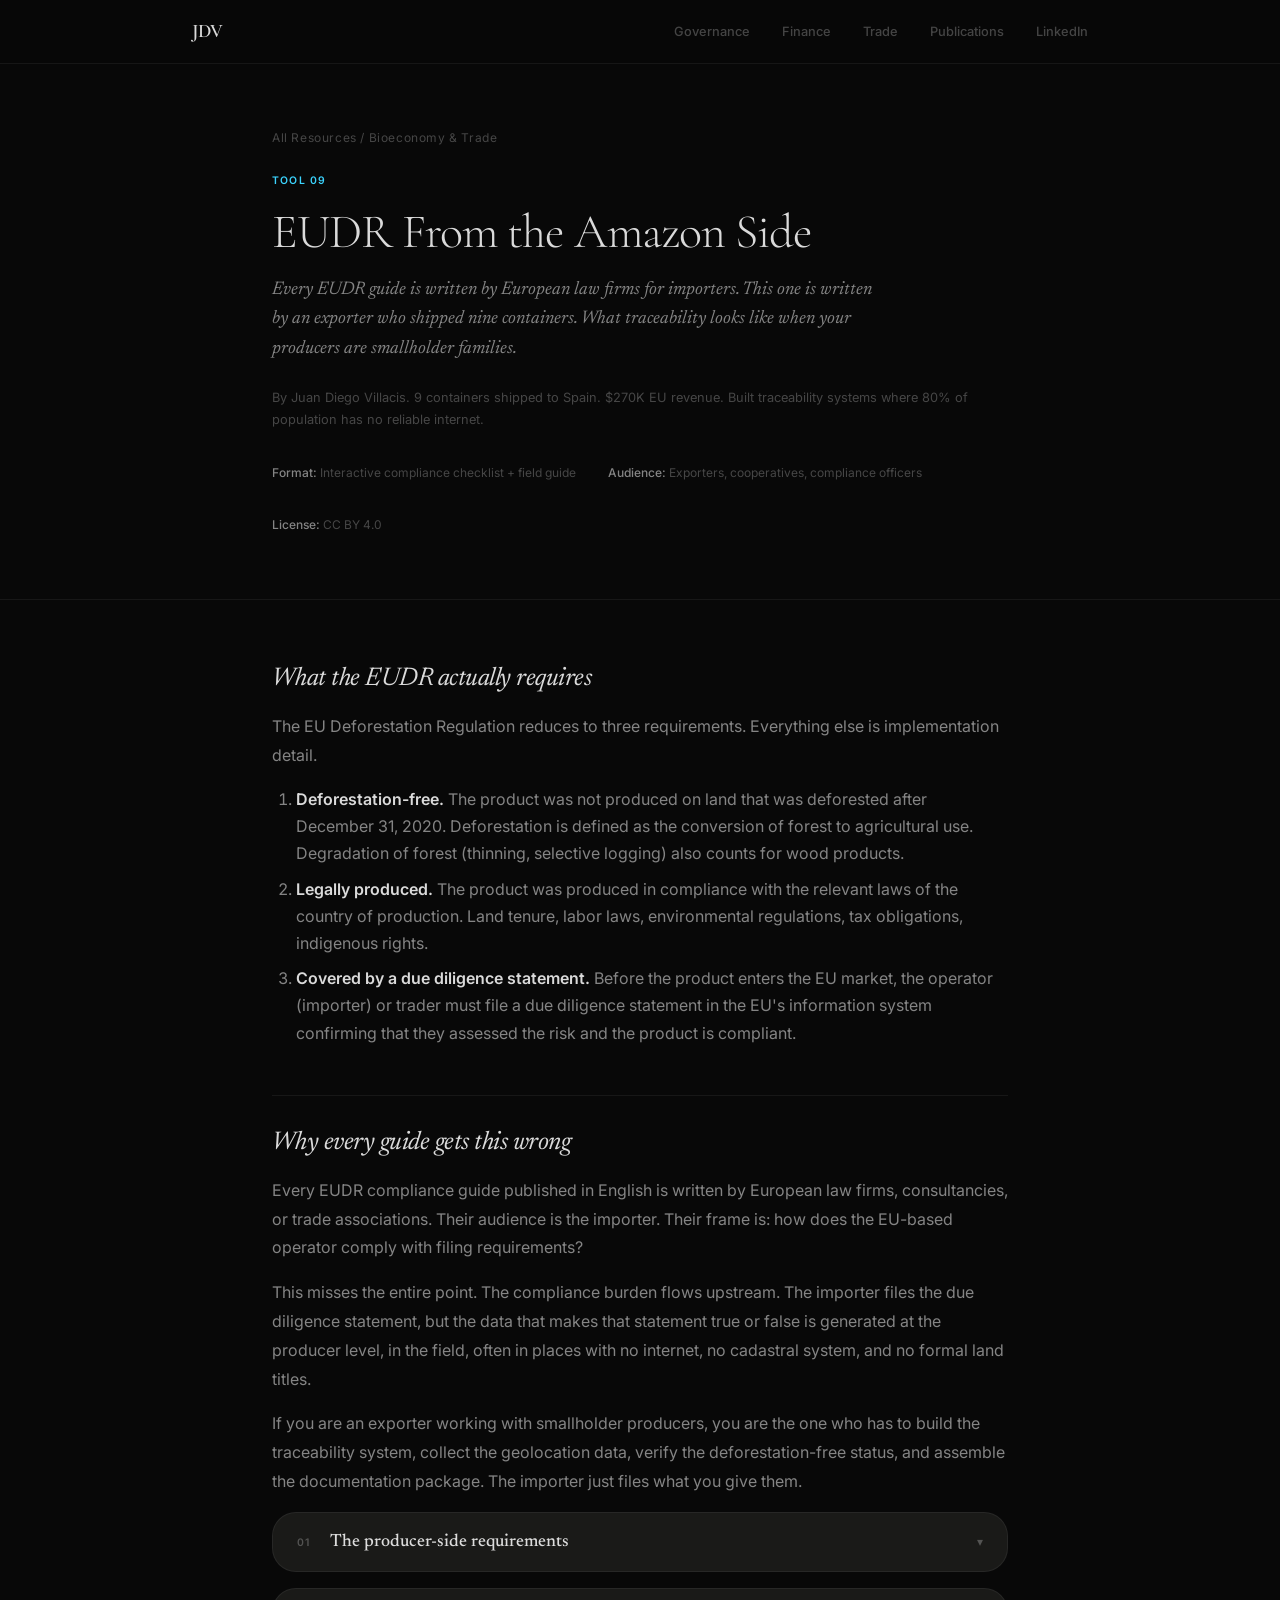
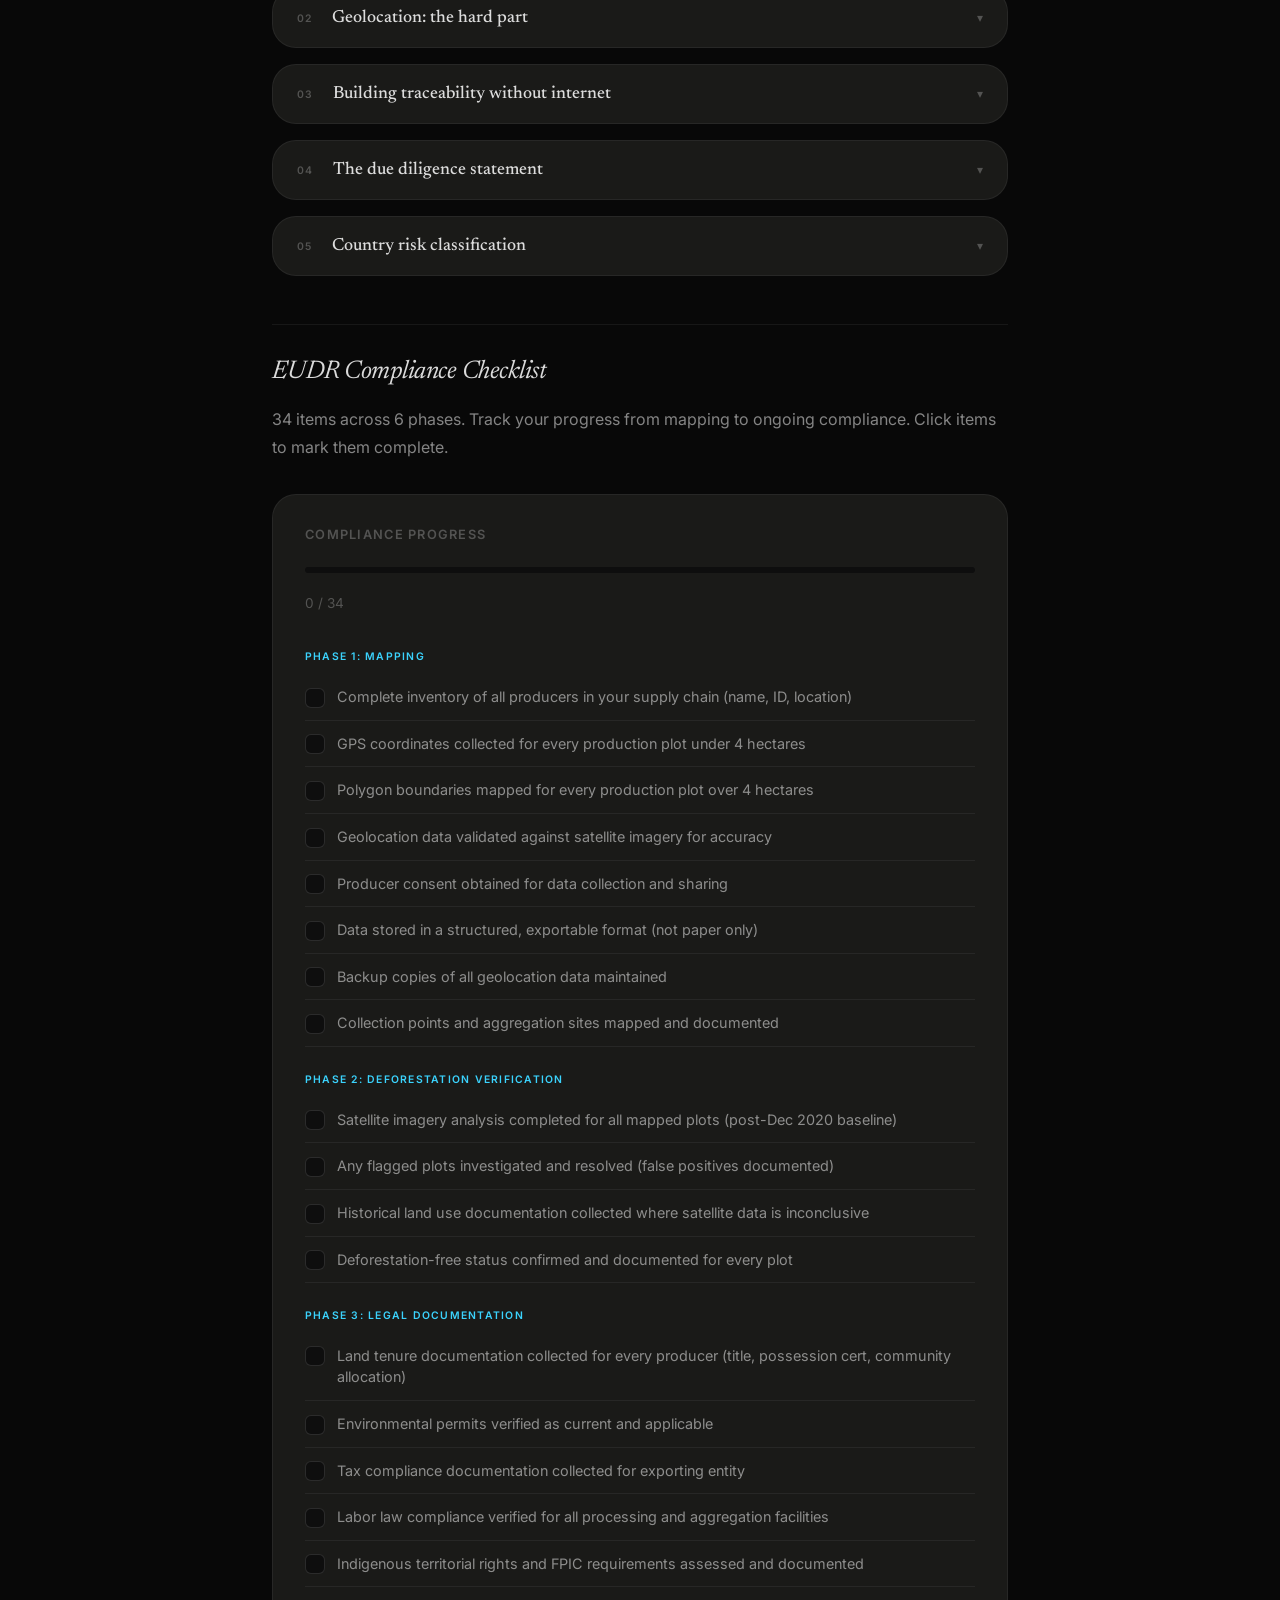
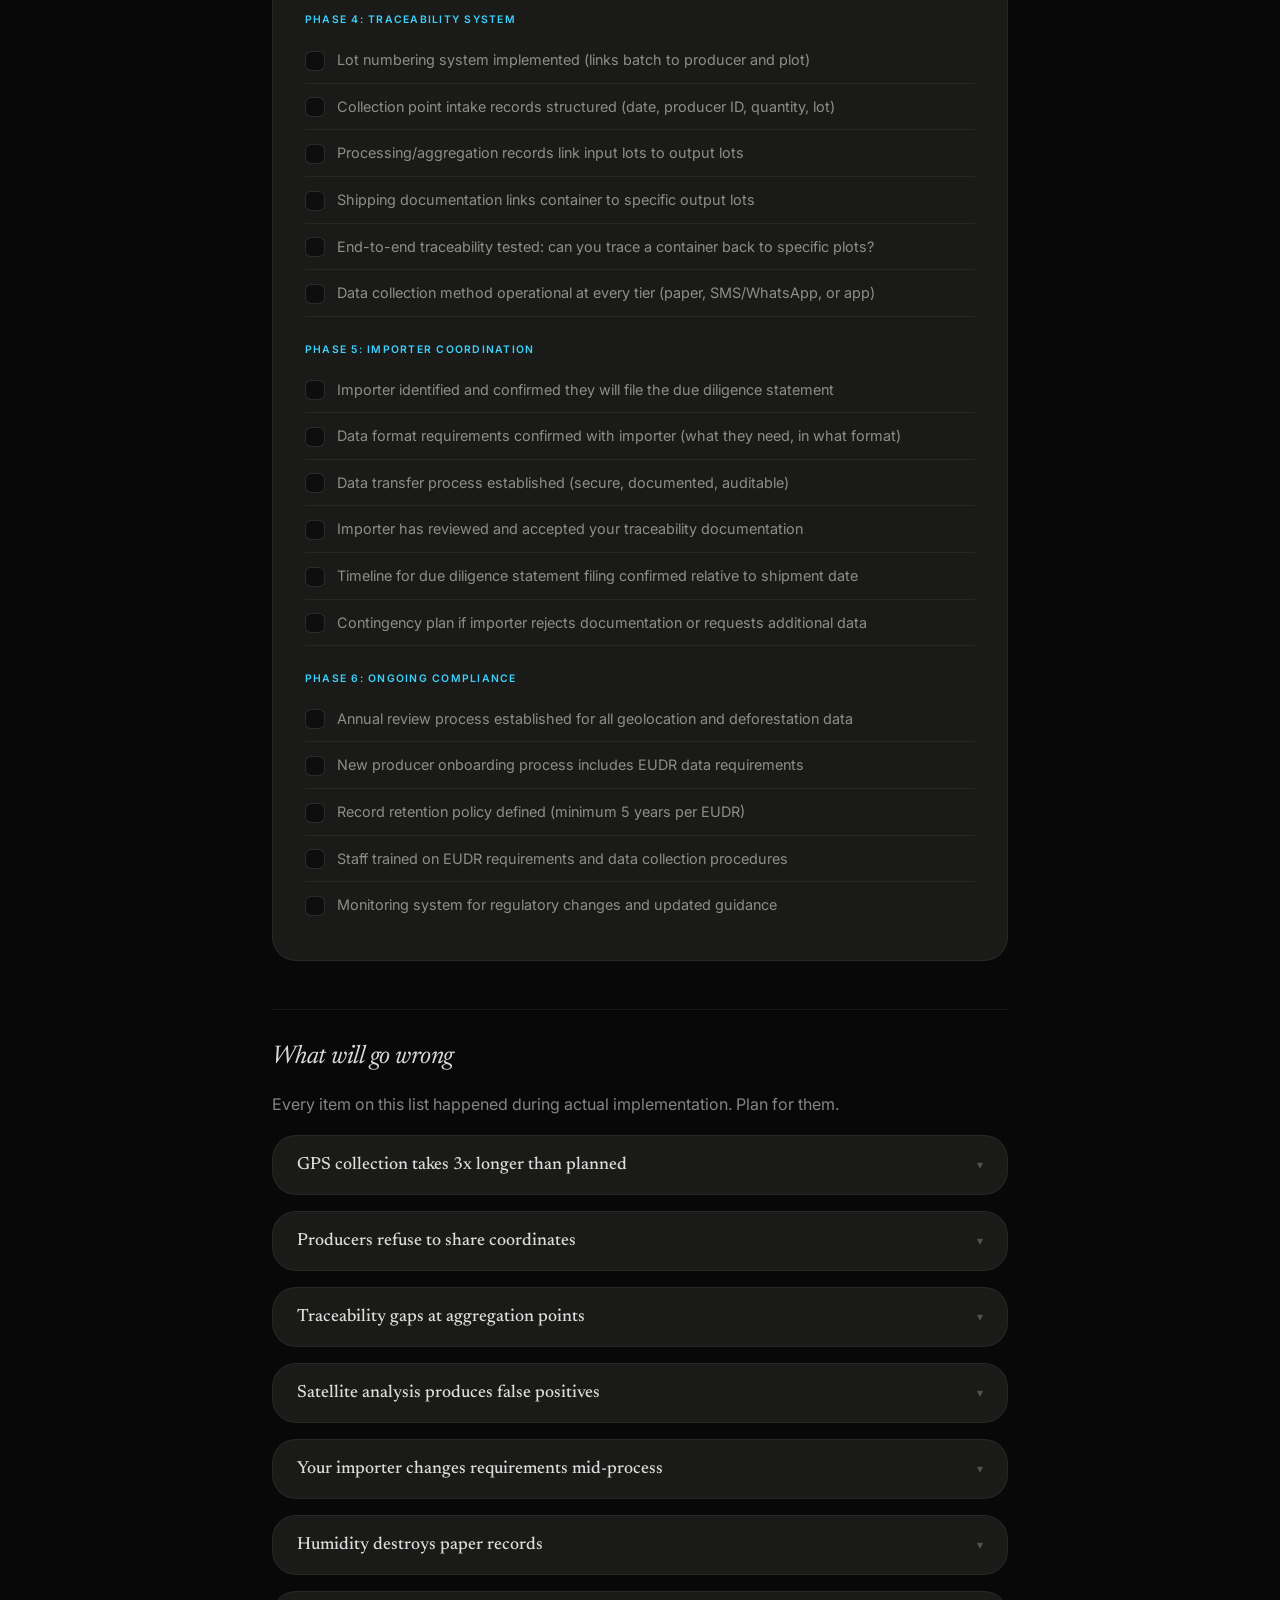
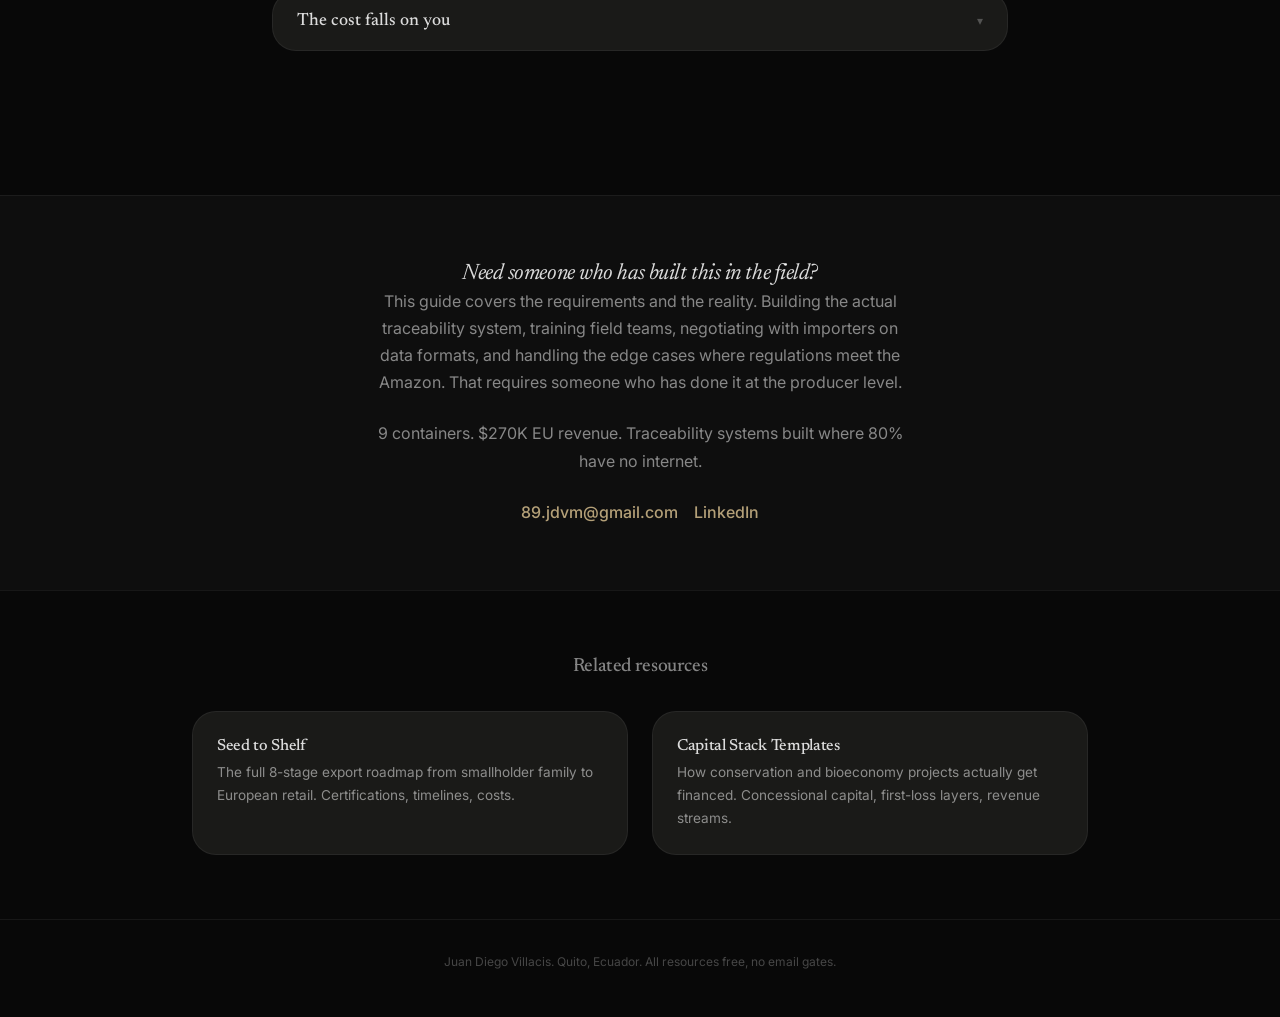
<file: eudr-field-guide/index.html>
<!DOCTYPE html>
<html lang="en">
<head>
  <meta charset="UTF-8">
  <meta name="viewport" content="width=device-width, initial-scale=1.0">
  <title>EUDR From the Amazon Side -- Juan Diego Villacis</title>
  <meta name="description" content="Every EUDR guide is written by European law firms for importers. This one is written by an exporter who shipped nine containers. What traceability looks like when your producers are smallholder families.">
  <meta name="author" content="Juan Diego Villacis">
  <meta property="og:type" content="website">
  <meta property="og:title" content="EUDR Field Guide">
  <meta property="og:description" content="34-item compliance checklist across 6 phases. Built for the 80% of producers with no internet and no formal traceability.">
  <meta property="og:image" content="https://89jdvm.github.io/resources/shared/og/og-eudr-field-guide.png">
  <meta property="og:url" content="https://89jdvm.github.io/resources/eudr-field-guide/">
  <meta name="twitter:card" content="summary_large_image">
  <meta name="twitter:title" content="EUDR Field Guide">
  <meta name="twitter:description" content="34-item compliance checklist across 6 phases. Built for the 80% of producers with no internet and no formal traceability.">
  <meta name="twitter:image" content="https://89jdvm.github.io/resources/shared/og/og-eudr-field-guide.png">

  <link rel="preconnect" href="https://fonts.googleapis.com">
  <link href="https://fonts.googleapis.com/css2?family=Cormorant+Garamond:ital,wght@0,300;0,400;0,500;0,600;1,300;1,400&family=Inter:wght@300;400;500;600&family=Newsreader:ital,opsz,wght@0,6..72,300;0,6..72,400;0,6..72,500;1,6..72,300;1,6..72,400&display=swap" rel="stylesheet">
  <link rel="stylesheet" href="../shared/css/base.css">
  <link rel="stylesheet" href="../shared/css/resource.css">

  <style>
    .tier-card {
      background: var(--surface-up);
      border: 1px solid var(--line);
      border-radius: var(--radius-lg);
      padding: var(--space-md);
      margin-bottom: var(--space-sm);
    }
    .tier-card h4 {
      margin-top: 0;
      font-size: 0.85rem;
    }
    .tier-card p {
      font-size: 0.88rem;
      margin-bottom: 0;
    }
    .dds-list {
      list-style: decimal;
      padding-left: 1.5em;
      margin: var(--space-sm) 0;
    }
    .dds-list li {
      margin-bottom: 0.5em;
      font-size: 0.9rem;
      color: var(--text-mid);
      line-height: 1.6;
    }
    .risk-table {
      width: 100%;
      border-collapse: collapse;
      margin: var(--space-md) 0;
      font-size: var(--font-size-sm);
    }
    .risk-table th {
      background: var(--surface-up);
      color: var(--text);
      padding: 0.85em 1em;
      text-align: left;
      font-weight: 600;
      font-size: 0.75rem;
      letter-spacing: 0.05em;
      text-transform: uppercase;
      border-bottom: 1px solid var(--line-bright);
    }
    .risk-table td {
      padding: 0.85em 1em;
      border-bottom: 1px solid var(--line);
      color: var(--text-mid);
    }
    .phase-label {
      font-family: var(--sans);
      font-size: 0.65rem;
      font-weight: 600;
      letter-spacing: 0.12em;
      text-transform: uppercase;
      color: var(--river-light);
      margin-bottom: 0.5rem;
      display: block;
    }
  </style>
</head>

<body class="resource-page">

  <header class="resource-header">
    <div class="container">
      <div class="breadcrumb"><a href="../">All Resources</a> / Bioeconomy & Trade</div>
      <span class="tool-number label--trade">Tool 09</span>
      <h1>EUDR From the Amazon Side</h1>
      <p class="subtitle">Every EUDR guide is written by European law firms for importers. This one is written by an exporter who shipped nine containers. What traceability looks like when your producers are smallholder families.</p>
      <p class="author-line">By Juan Diego Villacis. 9 containers shipped to Spain. $270K EU revenue. Built traceability systems where 80% of population has no reliable internet.</p>
      <div class="meta-row">
        <span class="meta-item"><strong>Format:</strong> Interactive compliance checklist + field guide</span>
        <span class="meta-item"><strong>Audience:</strong> Exporters, cooperatives, compliance officers</span>
        <span class="meta-item"><strong>License:</strong> CC BY 4.0</span>
      </div>
    </div>
  </header>

  <main class="resource-body">
    <div class="container">

      <!-- Section 1 -->
      <h2>What the EUDR actually requires</h2>
      <p>The EU Deforestation Regulation reduces to three requirements. Everything else is implementation detail.</p>
      <ol>
        <li><strong>Deforestation-free.</strong> The product was not produced on land that was deforested after December 31, 2020. Deforestation is defined as the conversion of forest to agricultural use. Degradation of forest (thinning, selective logging) also counts for wood products.</li>
        <li><strong>Legally produced.</strong> The product was produced in compliance with the relevant laws of the country of production. Land tenure, labor laws, environmental regulations, tax obligations, indigenous rights.</li>
        <li><strong>Covered by a due diligence statement.</strong> Before the product enters the EU market, the operator (importer) or trader must file a due diligence statement in the EU's information system confirming that they assessed the risk and the product is compliant.</li>
      </ol>

      <!-- Section 2 -->
      <h2>Why every guide gets this wrong</h2>
      <p>Every EUDR compliance guide published in English is written by European law firms, consultancies, or trade associations. Their audience is the importer. Their frame is: how does the EU-based operator comply with filing requirements?</p>
      <p>This misses the entire point. The compliance burden flows upstream. The importer files the due diligence statement, but the data that makes that statement true or false is generated at the producer level, in the field, often in places with no internet, no cadastral system, and no formal land titles.</p>
      <p>If you are an exporter working with smallholder producers, you are the one who has to build the traceability system, collect the geolocation data, verify the deforestation-free status, and assemble the documentation package. The importer just files what you give them.</p>

      <!-- Section 3 -->
      <div class="expandable">
        <button class="expandable-trigger">
          <span><span class="number">01</span> The producer-side requirements</span>
          <span class="chevron">&#9662;</span>
        </button>
        <div class="expandable-content">
          <p>For each producer in your supply chain, you need:</p>
          <ul>
            <li><strong>Geolocation data.</strong> GPS coordinates for plots under 4 hectares. Polygon boundaries for plots over 4 hectares. Accuracy must be sufficient to match satellite imagery.</li>
            <li><strong>Deforestation-free proof.</strong> Evidence that the plot was not converted from forest after December 31, 2020. Typically satellite imagery analysis, but can include historical land use documentation.</li>
            <li><strong>Legal documentation.</strong> Proof of legal land use (title, possession certificate, use agreement, community allocation). Proof that the product was produced legally (permits, registrations, tax compliance).</li>
            <li><strong>Traceability.</strong> A verifiable chain from the specific plot to the specific batch in the container. Lot numbers, dates, quantities, aggregation points.</li>
            <li><strong>Producer identification.</strong> Name, ID number, contact information for every producer whose product enters the supply chain.</li>
          </ul>
        </div>
      </div>

      <!-- Section 4 -->
      <div class="expandable">
        <button class="expandable-trigger">
          <span><span class="number">02</span> Geolocation: the hard part</span>
          <span class="chevron">&#9662;</span>
        </button>
        <div class="expandable-content">
          <p>Geolocation is the single most difficult requirement to implement at the producer level. What works and what does not:</p>
          <h4>What works</h4>
          <ul>
            <li><strong>Offline GPS apps.</strong> Apps like SW Maps, GPS Fields Area Measure, or custom KoboToolbox forms that capture coordinates without internet. Upload when connectivity is available.</li>
            <li><strong>Handheld GPS devices.</strong> Garmin eTrex or similar. More reliable than phones in dense canopy. Higher cost per unit but better accuracy.</li>
            <li><strong>Batch campaigns.</strong> Dedicated field campaigns where a trained team visits every producer plot over 2-4 weeks, rather than asking producers to self-report. Higher cost, much higher data quality.</li>
            <li><strong>Existing government data.</strong> In some countries, agricultural ministries, cadastral agencies, or environmental agencies have existing geolocation data for registered plots. Check before you duplicate the effort.</li>
          </ul>
          <h4>What does not work</h4>
          <ul>
            <li><strong>Text message coordinates.</strong> Asking producers to text you their GPS coordinates from their phone. The accuracy is unreliable and the format is inconsistent.</li>
            <li><strong>Google Maps pins.</strong> Producers dropping a pin on Google Maps and sending a screenshot. The resolution is insufficient for regulatory purposes and the data is not extractable.</li>
            <li><strong>Blockchain platforms.</strong> Platforms that promise "blockchain-verified traceability" but still require the same manual data collection at the producer level. The blockchain adds cost and complexity without solving the data capture problem.</li>
          </ul>
        </div>
      </div>

      <!-- Section 5 -->
      <div class="expandable">
        <button class="expandable-trigger">
          <span><span class="number">03</span> Building traceability without internet</span>
          <span class="chevron">&#9662;</span>
        </button>
        <div class="expandable-content">
          <p>Most EUDR technology solutions assume reliable internet. In the Amazon, 80% of the producer population has no consistent connectivity. You need a tiered approach:</p>

          <div class="tier-card">
            <h4>Tier 1: Paper-to-Digital</h4>
            <p>Paper collection forms at the producer level. A field coordinator aggregates and digitizes at the collection point (which has connectivity). Simple, low cost, works everywhere. The weakness is transcription errors and time lag.</p>
          </div>

          <div class="tier-card">
            <h4>Tier 2: SMS/WhatsApp Logging</h4>
            <p>Producers or field coordinators send structured data via SMS or WhatsApp (lot number, weight, date, producer ID). A central system parses the messages. Works where mobile signal exists even without data connectivity. The weakness is unstructured input and parsing failures.</p>
          </div>

          <div class="tier-card">
            <h4>Tier 3: Offline-First Apps</h4>
            <p>Apps that work without internet and sync when connectivity is available. KoboToolbox and ODK (Open Data Kit) are the two most proven options in development contexts. Both support offline forms, GPS capture, photo documentation, and structured data collection. Both are free and open source.</p>
          </div>

          <div class="callout callout--field">
            <h4>The pragmatic approach</h4>
            <p>Use all three tiers simultaneously. Tier 3 for your field coordinators. Tier 2 for producers who have phones. Tier 1 as the fallback and cross-check. Redundancy is not waste when compliance failure means your container gets turned away at the port.</p>
          </div>
        </div>
      </div>

      <!-- Section 6 -->
      <div class="expandable">
        <button class="expandable-trigger">
          <span><span class="number">04</span> The due diligence statement</span>
          <span class="chevron">&#9662;</span>
        </button>
        <div class="expandable-content">
          <p><strong>Who files it:</strong> The EU-based operator (importer) or trader. Not the exporter. However, the exporter provides the data that makes the statement possible.</p>
          <p><strong>What it contains:</strong></p>
          <ol class="dds-list">
            <li>Description of the product (HS code, quantity, commercial name)</li>
            <li>Country of production</li>
            <li>Geolocation of all plots of land where the product was produced</li>
            <li>Time period of production</li>
            <li>Confirmation that the product is deforestation-free</li>
            <li>Confirmation that the product was legally produced</li>
            <li>Risk assessment methodology used</li>
            <li>Risk mitigation measures applied (if any risk was identified)</li>
            <li>Reference number for the due diligence system used</li>
          </ol>
          <p>The statement is filed electronically in the EU's TRACES/information system. A reference number is generated. This reference number must accompany the product through the supply chain within the EU.</p>
        </div>
      </div>

      <!-- Section 7 -->
      <div class="expandable">
        <button class="expandable-trigger">
          <span><span class="number">05</span> Country risk classification</span>
          <span class="chevron">&#9662;</span>
        </button>
        <div class="expandable-content">
          <p>The EU classifies countries into three risk levels, which determine the level of due diligence required:</p>
          <table class="risk-table">
            <thead>
              <tr><th>Risk Level</th><th>Due Diligence</th><th>Checks</th></tr>
            </thead>
            <tbody>
              <tr><td><strong>Low</strong></td><td>Simplified</td><td>Reduced documentation, lower inspection rates at EU borders</td></tr>
              <tr><td><strong>Standard</strong></td><td>Full</td><td>Complete geolocation, deforestation verification, legal compliance</td></tr>
              <tr><td><strong>High</strong></td><td>Enhanced</td><td>Full requirements plus higher inspection rates, additional scrutiny</td></tr>
            </tbody>
          </table>
          <p><strong>Ecuador's status:</strong> At the time of writing, country classifications have not been finalized. Ecuador is expected to be classified as standard risk for most commodities. Prepare for full due diligence regardless. If the classification comes in lower, you are over-prepared rather than non-compliant.</p>
        </div>
      </div>

      <!-- ============ INTERACTIVE COMPLIANCE CHECKLIST ============ -->
      <h2>EUDR Compliance Checklist</h2>
      <p>34 items across 6 phases. Track your progress from mapping to ongoing compliance. Click items to mark them complete.</p>

      <div class="tool-container">
        <h3>Compliance Progress</h3>
        <div class="progress-bar"><div class="progress-fill" style="width: 0%"></div></div>
        <span class="progress-counter text-sm text-dim">0 / 34</span>

        <div style="margin-top: var(--space-lg);">

          <!-- Phase 1: Mapping -->
          <span class="phase-label">Phase 1: Mapping</span>
          <div class="checklist-item"><div class="checklist-check"></div><span class="checklist-text">Complete inventory of all producers in your supply chain (name, ID, location)</span></div>
          <div class="checklist-item"><div class="checklist-check"></div><span class="checklist-text">GPS coordinates collected for every production plot under 4 hectares</span></div>
          <div class="checklist-item"><div class="checklist-check"></div><span class="checklist-text">Polygon boundaries mapped for every production plot over 4 hectares</span></div>
          <div class="checklist-item"><div class="checklist-check"></div><span class="checklist-text">Geolocation data validated against satellite imagery for accuracy</span></div>
          <div class="checklist-item"><div class="checklist-check"></div><span class="checklist-text">Producer consent obtained for data collection and sharing</span></div>
          <div class="checklist-item"><div class="checklist-check"></div><span class="checklist-text">Data stored in a structured, exportable format (not paper only)</span></div>
          <div class="checklist-item"><div class="checklist-check"></div><span class="checklist-text">Backup copies of all geolocation data maintained</span></div>
          <div class="checklist-item"><div class="checklist-check"></div><span class="checklist-text">Collection points and aggregation sites mapped and documented</span></div>

          <!-- Phase 2: Deforestation Verification -->
          <span class="phase-label" style="margin-top: var(--space-md);">Phase 2: Deforestation Verification</span>
          <div class="checklist-item"><div class="checklist-check"></div><span class="checklist-text">Satellite imagery analysis completed for all mapped plots (post-Dec 2020 baseline)</span></div>
          <div class="checklist-item"><div class="checklist-check"></div><span class="checklist-text">Any flagged plots investigated and resolved (false positives documented)</span></div>
          <div class="checklist-item"><div class="checklist-check"></div><span class="checklist-text">Historical land use documentation collected where satellite data is inconclusive</span></div>
          <div class="checklist-item"><div class="checklist-check"></div><span class="checklist-text">Deforestation-free status confirmed and documented for every plot</span></div>

          <!-- Phase 3: Legal Documentation -->
          <span class="phase-label" style="margin-top: var(--space-md);">Phase 3: Legal Documentation</span>
          <div class="checklist-item"><div class="checklist-check"></div><span class="checklist-text">Land tenure documentation collected for every producer (title, possession cert, community allocation)</span></div>
          <div class="checklist-item"><div class="checklist-check"></div><span class="checklist-text">Environmental permits verified as current and applicable</span></div>
          <div class="checklist-item"><div class="checklist-check"></div><span class="checklist-text">Tax compliance documentation collected for exporting entity</span></div>
          <div class="checklist-item"><div class="checklist-check"></div><span class="checklist-text">Labor law compliance verified for all processing and aggregation facilities</span></div>
          <div class="checklist-item"><div class="checklist-check"></div><span class="checklist-text">Indigenous territorial rights and FPIC requirements assessed and documented</span></div>

          <!-- Phase 4: Traceability System -->
          <span class="phase-label" style="margin-top: var(--space-md);">Phase 4: Traceability System</span>
          <div class="checklist-item"><div class="checklist-check"></div><span class="checklist-text">Lot numbering system implemented (links batch to producer and plot)</span></div>
          <div class="checklist-item"><div class="checklist-check"></div><span class="checklist-text">Collection point intake records structured (date, producer ID, quantity, lot)</span></div>
          <div class="checklist-item"><div class="checklist-check"></div><span class="checklist-text">Processing/aggregation records link input lots to output lots</span></div>
          <div class="checklist-item"><div class="checklist-check"></div><span class="checklist-text">Shipping documentation links container to specific output lots</span></div>
          <div class="checklist-item"><div class="checklist-check"></div><span class="checklist-text">End-to-end traceability tested: can you trace a container back to specific plots?</span></div>
          <div class="checklist-item"><div class="checklist-check"></div><span class="checklist-text">Data collection method operational at every tier (paper, SMS/WhatsApp, or app)</span></div>

          <!-- Phase 5: Importer Coordination -->
          <span class="phase-label" style="margin-top: var(--space-md);">Phase 5: Importer Coordination</span>
          <div class="checklist-item"><div class="checklist-check"></div><span class="checklist-text">Importer identified and confirmed they will file the due diligence statement</span></div>
          <div class="checklist-item"><div class="checklist-check"></div><span class="checklist-text">Data format requirements confirmed with importer (what they need, in what format)</span></div>
          <div class="checklist-item"><div class="checklist-check"></div><span class="checklist-text">Data transfer process established (secure, documented, auditable)</span></div>
          <div class="checklist-item"><div class="checklist-check"></div><span class="checklist-text">Importer has reviewed and accepted your traceability documentation</span></div>
          <div class="checklist-item"><div class="checklist-check"></div><span class="checklist-text">Timeline for due diligence statement filing confirmed relative to shipment date</span></div>
          <div class="checklist-item"><div class="checklist-check"></div><span class="checklist-text">Contingency plan if importer rejects documentation or requests additional data</span></div>

          <!-- Phase 6: Ongoing Compliance -->
          <span class="phase-label" style="margin-top: var(--space-md);">Phase 6: Ongoing Compliance</span>
          <div class="checklist-item"><div class="checklist-check"></div><span class="checklist-text">Annual review process established for all geolocation and deforestation data</span></div>
          <div class="checklist-item"><div class="checklist-check"></div><span class="checklist-text">New producer onboarding process includes EUDR data requirements</span></div>
          <div class="checklist-item"><div class="checklist-check"></div><span class="checklist-text">Record retention policy defined (minimum 5 years per EUDR)</span></div>
          <div class="checklist-item"><div class="checklist-check"></div><span class="checklist-text">Staff trained on EUDR requirements and data collection procedures</span></div>
          <div class="checklist-item"><div class="checklist-check"></div><span class="checklist-text">Monitoring system for regulatory changes and updated guidance</span></div>

        </div>
      </div>

      <!-- ============ WHAT WILL GO WRONG ============ -->
      <h2>What will go wrong</h2>
      <p>Every item on this list happened during actual implementation. Plan for them.</p>

      <div class="expandable">
        <button class="expandable-trigger">
          <span>GPS collection takes 3x longer than planned</span>
          <span class="chevron">&#9662;</span>
        </button>
        <div class="expandable-content">
          <p>You will budget 2 weeks for field GPS collection and it will take 6. Producers are not at home when you visit. Rain makes trails impassable. Dense canopy reduces GPS accuracy and you need to recollect. Your field team's phones run out of battery. Budget triple the time and 2x the field budget.</p>
        </div>
      </div>

      <div class="expandable">
        <button class="expandable-trigger">
          <span>Producers refuse to share coordinates</span>
          <span class="chevron">&#9662;</span>
        </button>
        <div class="expandable-content">
          <p>Some producers will refuse to let you GPS their plots. The reasons are legitimate: fear of land seizure, distrust of outsiders, concern that data will be shared with government agencies. You cannot force compliance. You need to explain the purpose, guarantee data protection, and accept that some producers will opt out. Build your supply chain with enough redundancy that losing 10-15% of producers does not collapse your volume.</p>
        </div>
      </div>

      <div class="expandable">
        <button class="expandable-trigger">
          <span>Traceability gaps at aggregation points</span>
          <span class="chevron">&#9662;</span>
        </button>
        <div class="expandable-content">
          <p>The most common traceability failure is at the collection point where product from multiple producers is mixed. If your collection point combines product from 12 producers into one bag without recording who contributed what, you have lost traceability. Every aggregation point needs intake records: who delivered, how much, what date, what lot number.</p>
        </div>
      </div>

      <div class="expandable">
        <button class="expandable-trigger">
          <span>Satellite analysis produces false positives</span>
          <span class="chevron">&#9662;</span>
        </button>
        <div class="expandable-content">
          <p>Satellite deforestation analysis will flag plots that were not actually deforested. Seasonal flooding, cloud shadows, fire scars from controlled burns, and agroforestry systems that look like deforestation from space. Every false positive requires field verification, which costs time and money. Budget for a 15-25% false positive rate and the fieldwork to resolve them.</p>
        </div>
      </div>

      <div class="expandable">
        <button class="expandable-trigger">
          <span>Your importer changes requirements mid-process</span>
          <span class="chevron">&#9662;</span>
        </button>
        <div class="expandable-content">
          <p>EU importers are still figuring out their own EUDR compliance processes. Your importer may accept your data format for the first shipment and then request a completely different format for the second. Build your data system to be export-flexible: store everything in a structured database, not in a single report template.</p>
        </div>
      </div>

      <div class="expandable">
        <button class="expandable-trigger">
          <span>Humidity destroys paper records</span>
          <span class="chevron">&#9662;</span>
        </button>
        <div class="expandable-content">
          <p>In the Amazon, paper forms degrade. Ink runs, pages stick together, mold grows on stored documents. If your Tier 1 traceability relies on paper, digitize within 48 hours of collection. Keep paper as backup but never as your only record. Plastic sleeves and waterproof field notebooks help but do not solve the problem.</p>
        </div>
      </div>

      <div class="expandable">
        <button class="expandable-trigger">
          <span>The cost falls on you</span>
          <span class="chevron">&#9662;</span>
        </button>
        <div class="expandable-content">
          <p>The EUDR does not specify who pays for compliance. In theory, the cost should be shared across the supply chain. In practice, the exporter bears most of it because the exporter is the one who needs to build the traceability system, collect the data, and verify the documentation. Your importer will expect you to deliver compliant product at the same price. Budget EUDR compliance as a cost of doing business, not as a one-time project expense.</p>
        </div>
      </div>

    </div>
  </main>

  <section class="author-cta">
    <div class="container">
      <h2>Need someone who has built this in the field?</h2>
      <p>This guide covers the requirements and the reality. Building the actual traceability system, training field teams, negotiating with importers on data formats, and handling the edge cases where regulations meet the Amazon. That requires someone who has done it at the producer level.</p>
      <p>9 containers. $270K EU revenue. Traceability systems built where 80% have no internet.</p>
      <div class="contact-links">
        <a href="mailto:89.jdvm@gmail.com">89.jdvm@gmail.com</a>
        <a href="https://linkedin.com/in/jdv42/" target="_blank" rel="noopener">LinkedIn</a>
      </div>
    </div>
  </section>

  <section class="related-resources">
    <h3>Related resources</h3>
    <div class="related-grid">
      <a href="../seed-to-shelf/" class="related-card">
        <h4>Seed to Shelf</h4>
        <p>The full 8-stage export roadmap from smallholder family to European retail. Certifications, timelines, costs.</p>
      </a>
      <a href="../blended-finance-templates/" class="related-card">
        <h4>Capital Stack Templates</h4>
        <p>How conservation and bioeconomy projects actually get financed. Concessional capital, first-loss layers, revenue streams.</p>
      </a>
    </div>
  </section>

  <footer class="site-footer">
    <p>Juan Diego Villacis. Quito, Ecuador. All resources free, no email gates.</p>
  </footer>

  <script src="../shared/js/nav.js"></script>
</body>
</html>
</file>
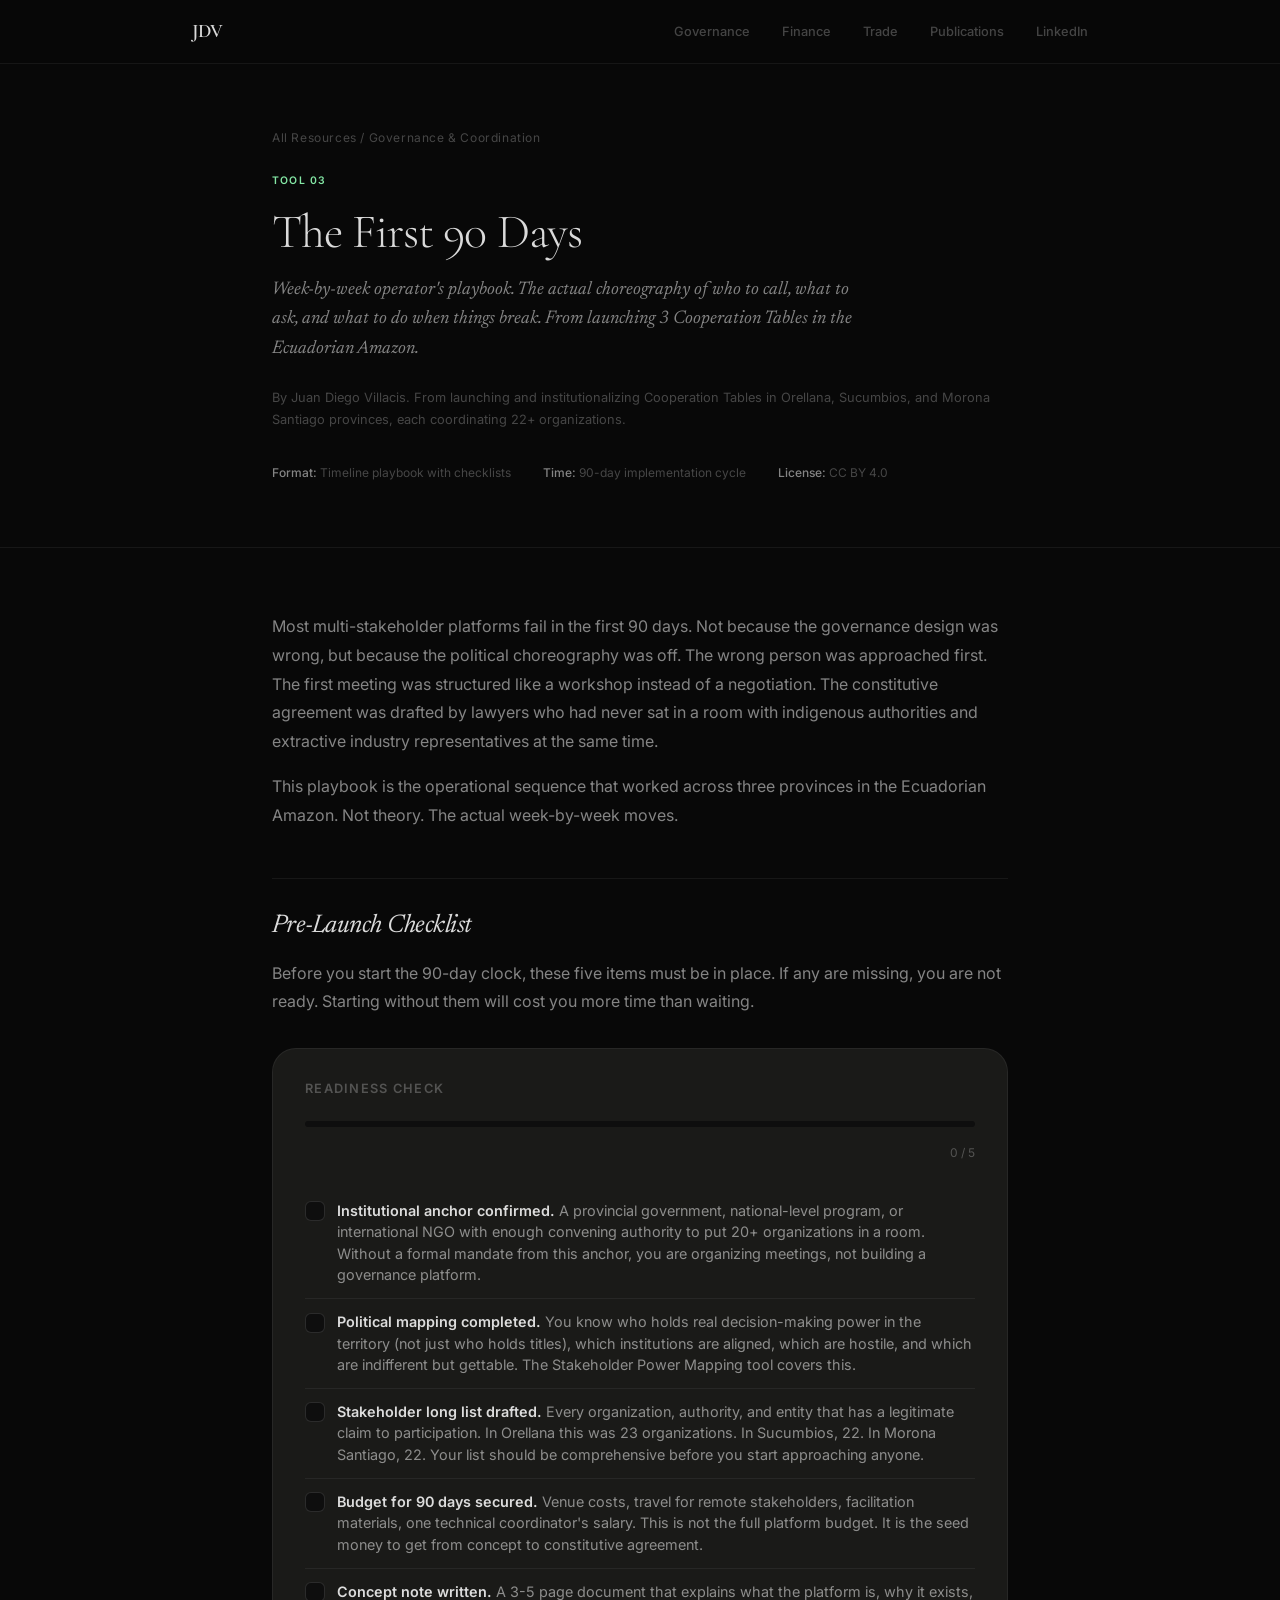
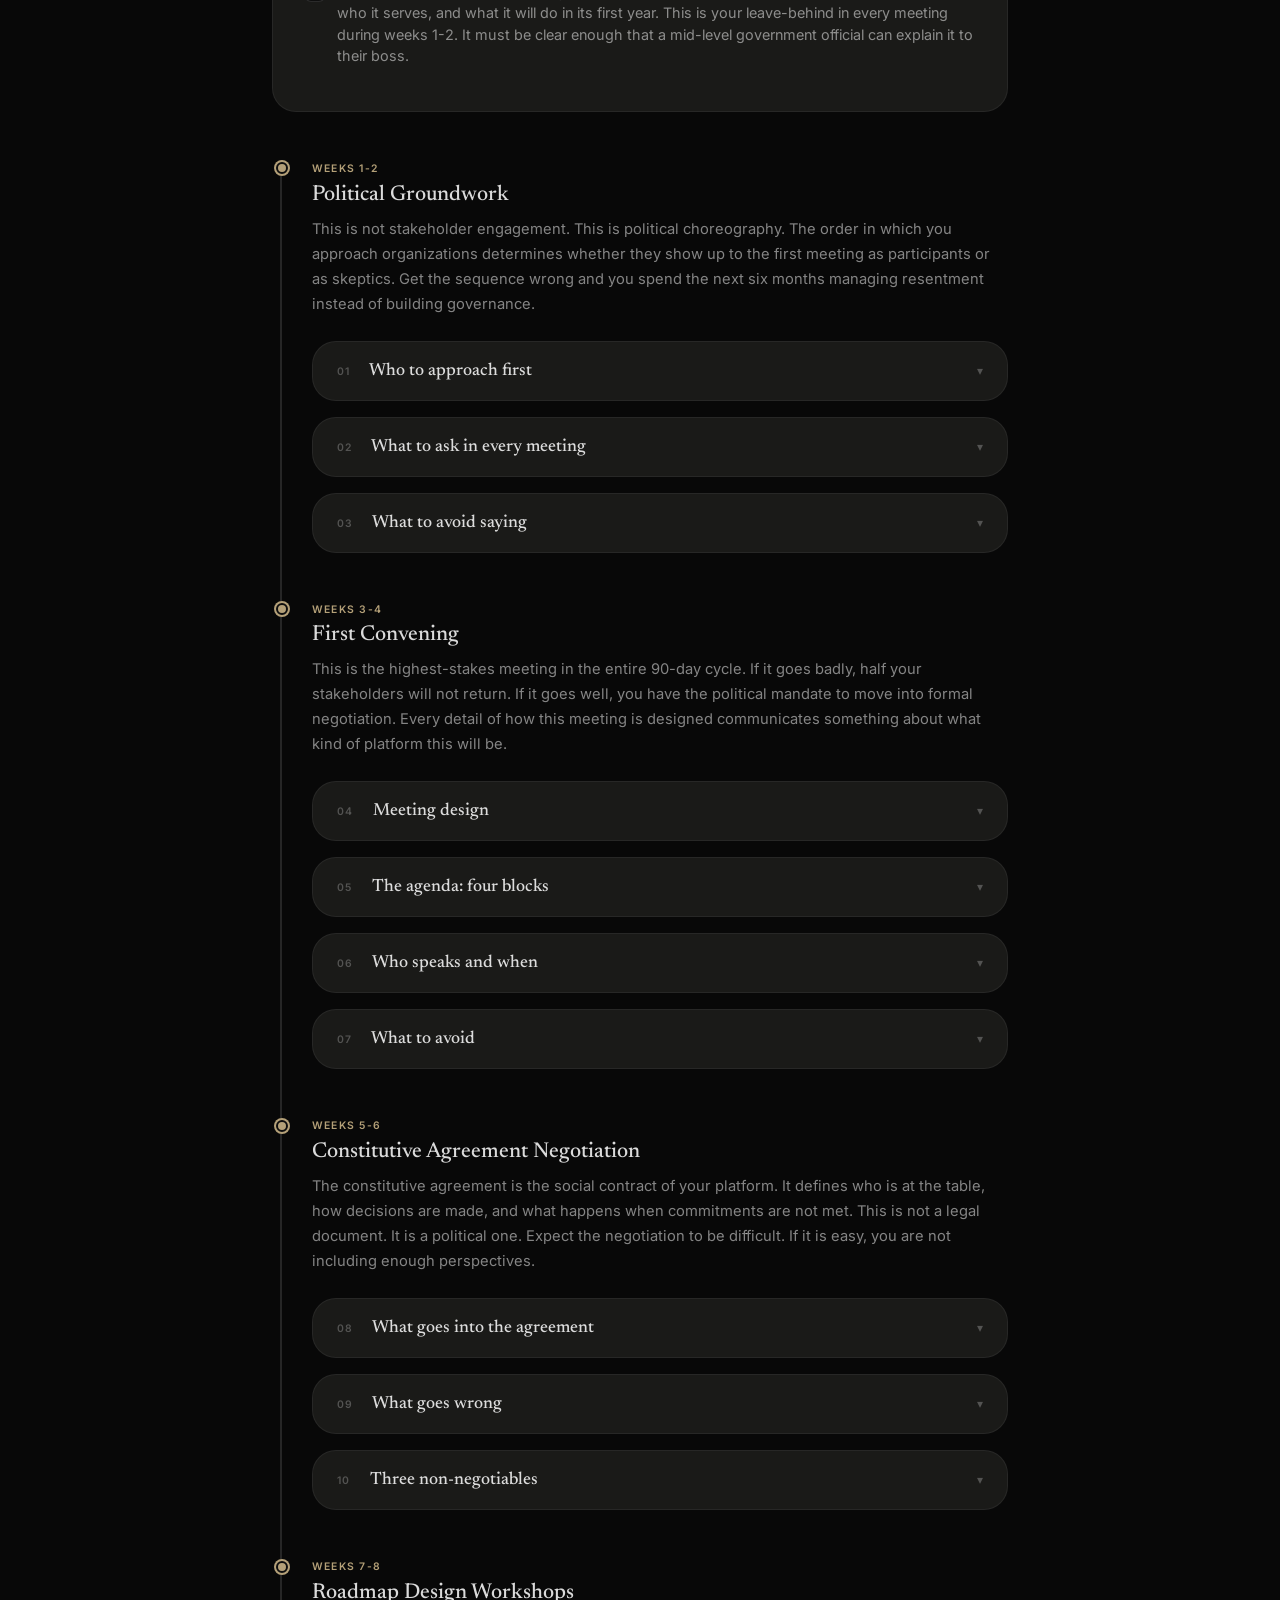
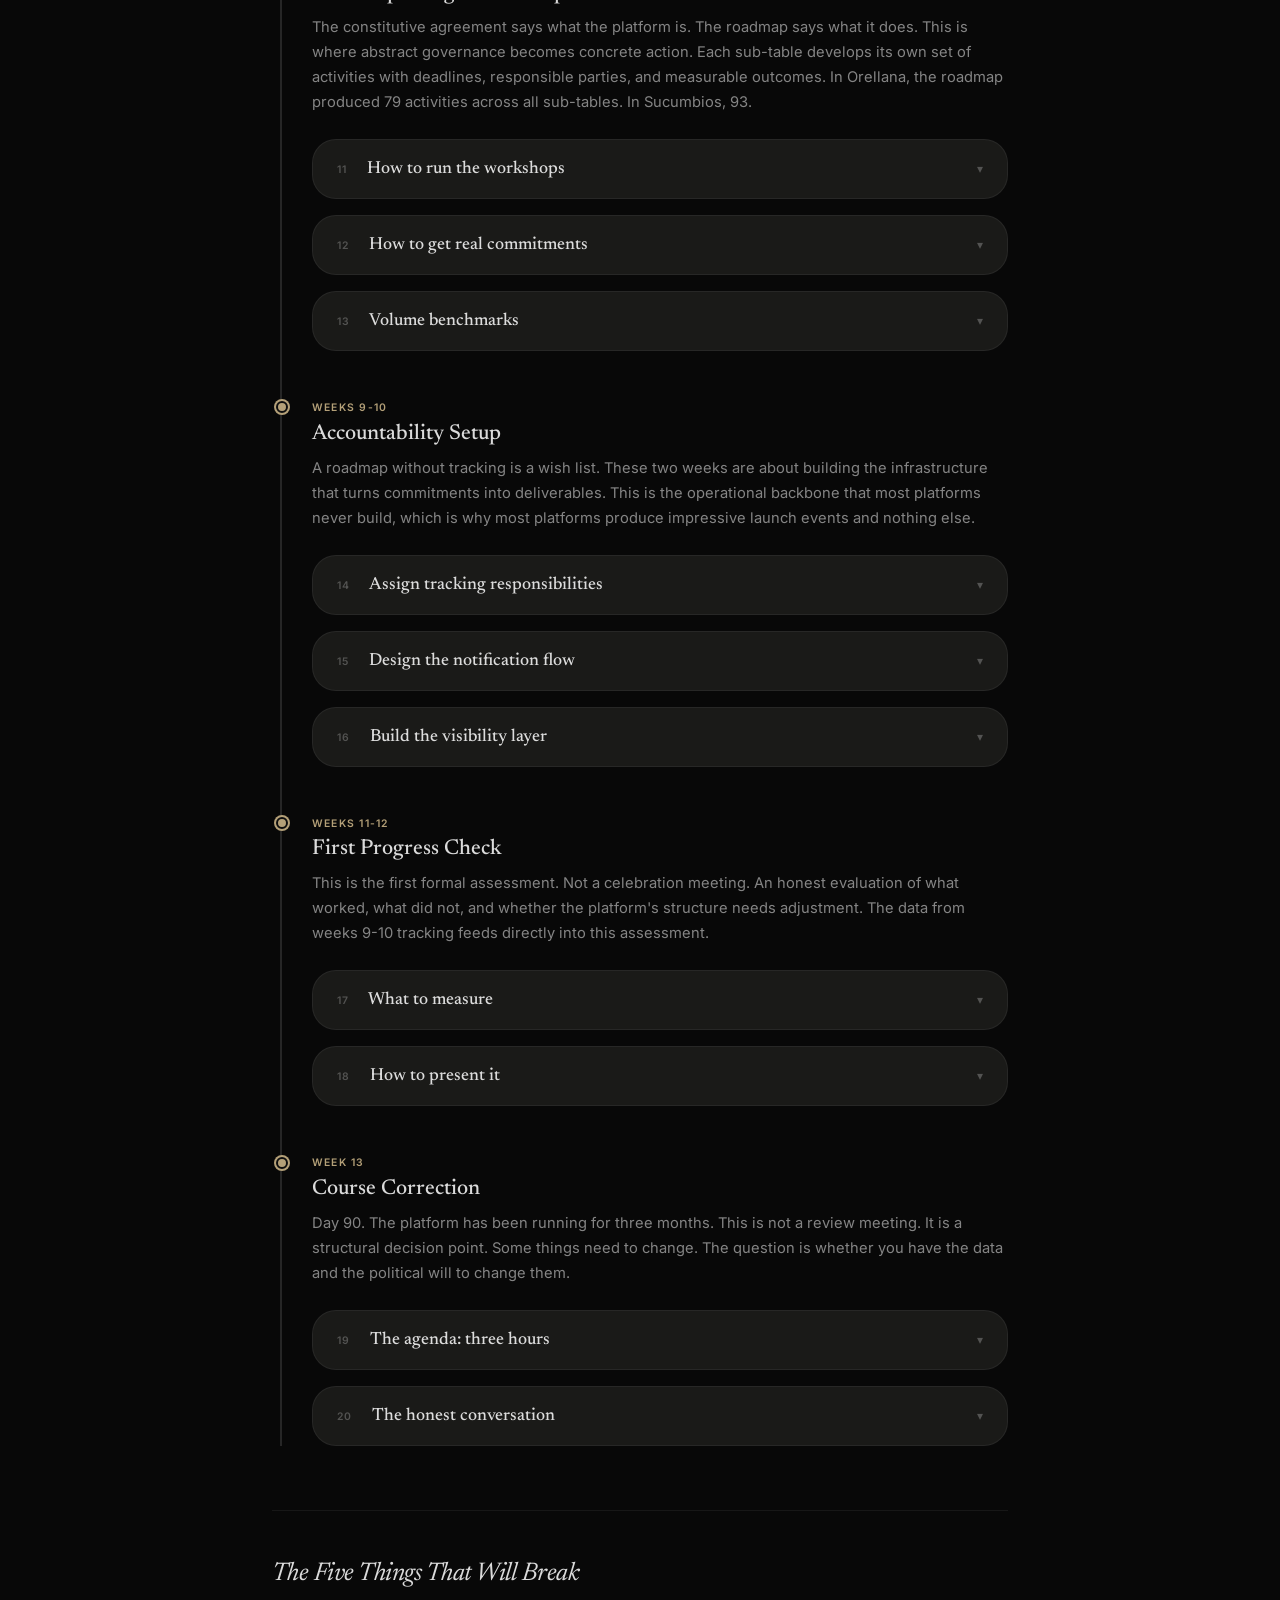
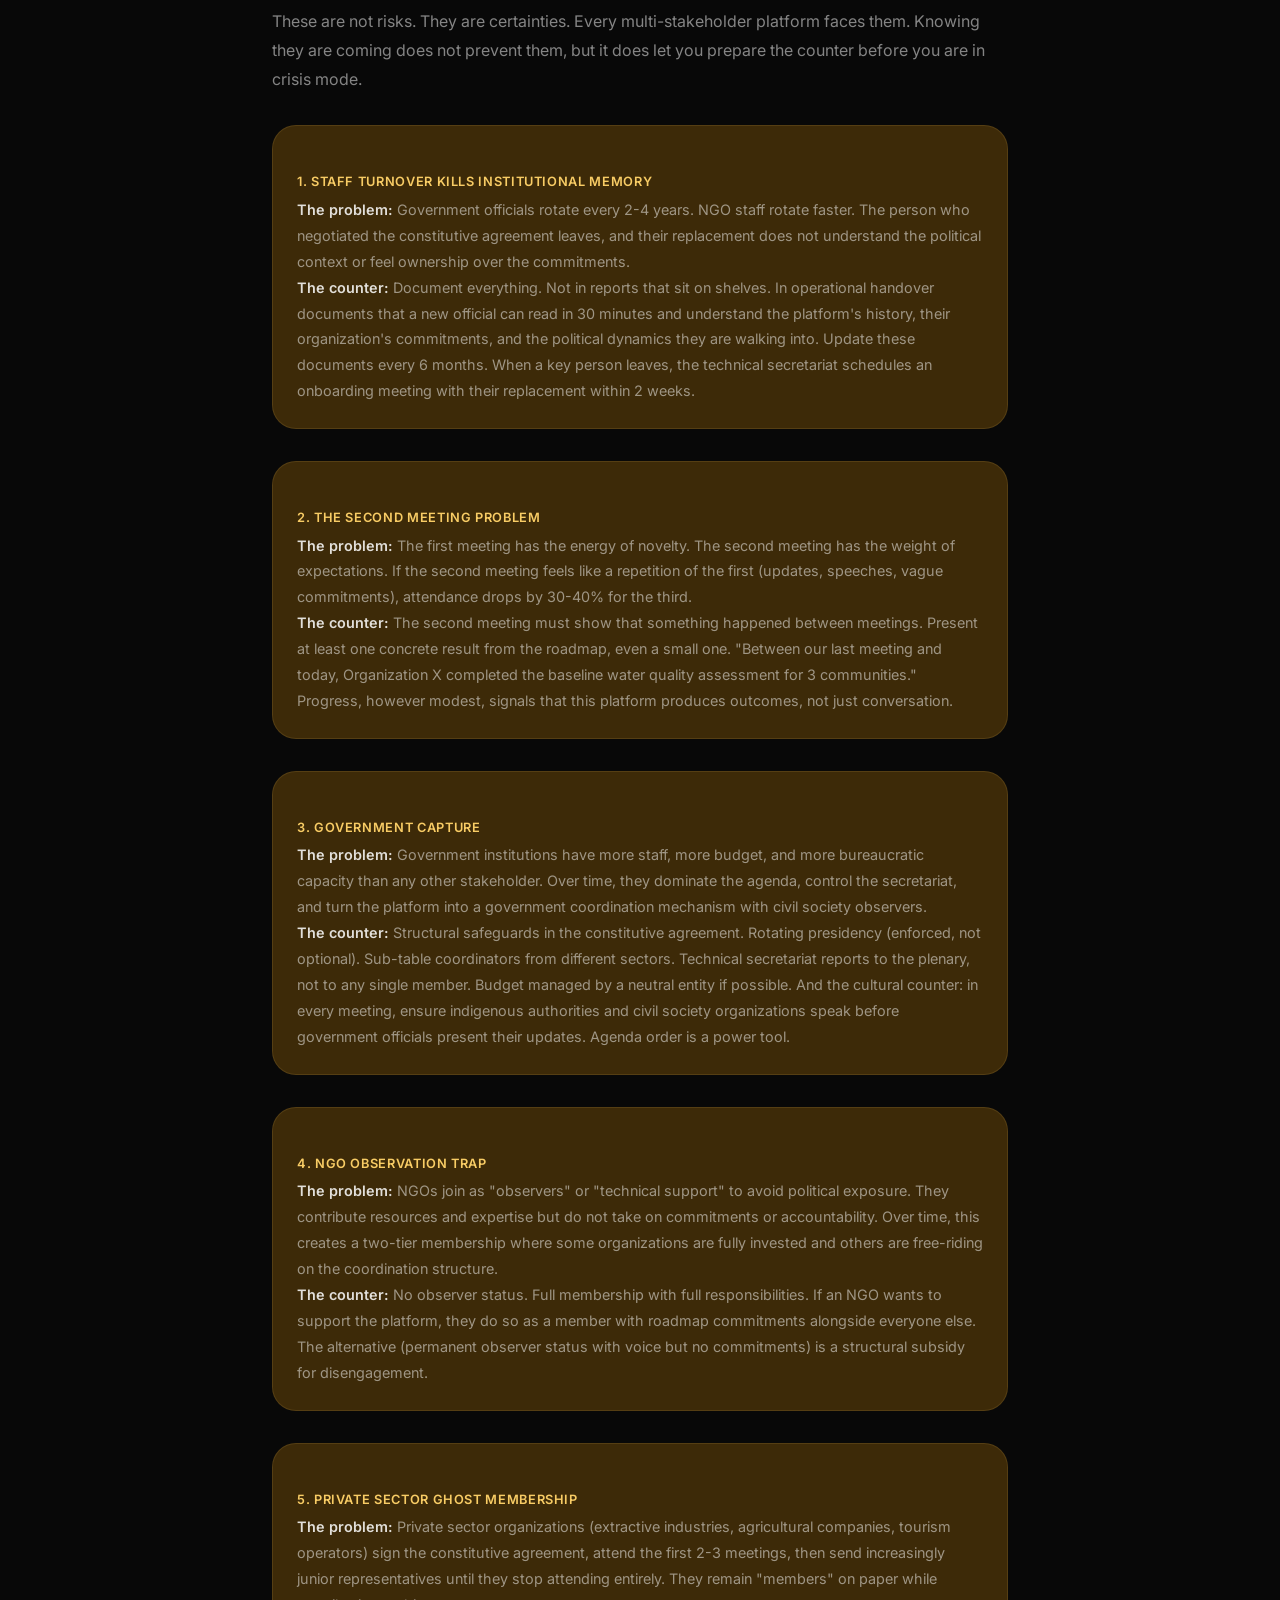
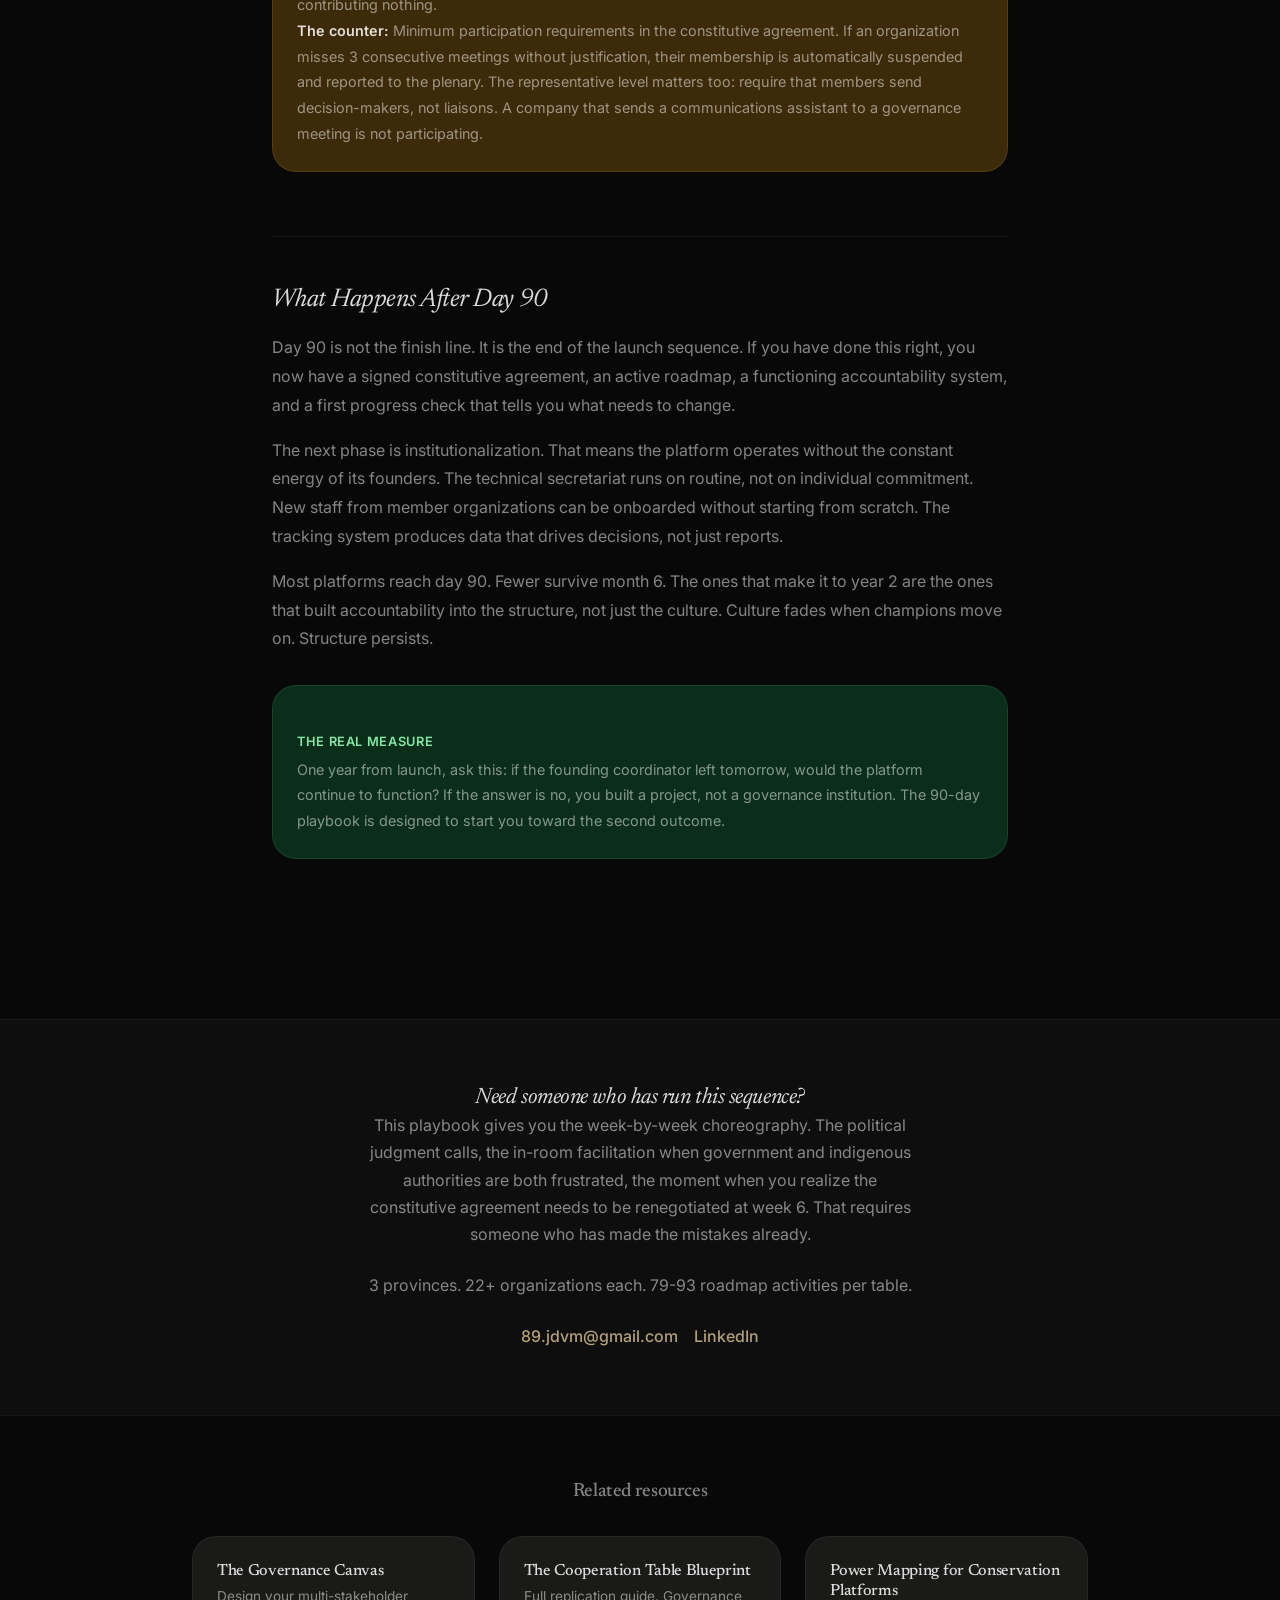
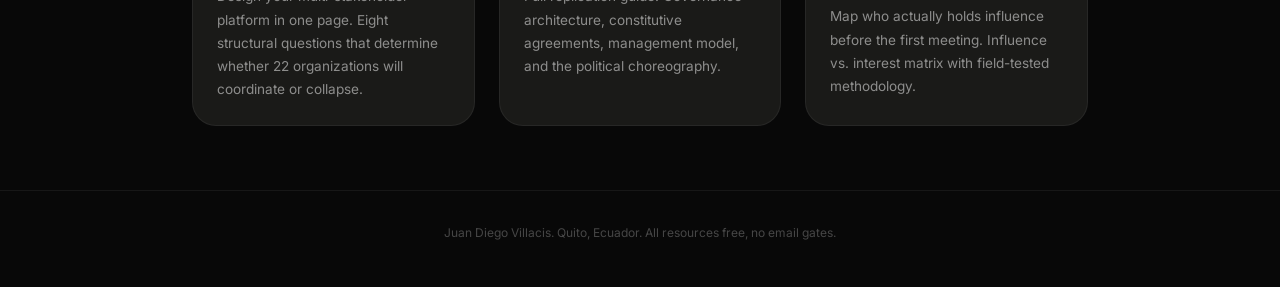
<file: first-90-days/index.html>
<!DOCTYPE html>
<html lang="en">
<head>
  <meta charset="UTF-8">
  <meta name="viewport" content="width=device-width, initial-scale=1.0">
  <title>The First 90 Days -- Juan Diego Villacis</title>
  <meta name="description" content="Week-by-week operator's playbook for launching a multi-stakeholder governance platform. The actual choreography of who to call, what to ask, and what to do when things break.">
  <meta name="author" content="Juan Diego Villacis">
  <meta property="og:type" content="website">
  <meta property="og:title" content="The First 90 Days">
  <meta property="og:description" content="Week-by-week playbook for launching a conservation coordination role. Pre-launch checklist through full operational rhythm.">
  <meta property="og:image" content="https://89jdvm.github.io/resources/shared/og/og-first-90-days.png">
  <meta property="og:url" content="https://89jdvm.github.io/resources/first-90-days/">
  <meta name="twitter:card" content="summary_large_image">
  <meta name="twitter:title" content="The First 90 Days">
  <meta name="twitter:description" content="Week-by-week playbook for launching a conservation coordination role. Pre-launch checklist through full operational rhythm.">
  <meta name="twitter:image" content="https://89jdvm.github.io/resources/shared/og/og-first-90-days.png">
  <meta name="keywords" content="cooperation table, multi-stakeholder platform, territorial governance, first 90 days, launch playbook, conservation coordination, stakeholder engagement, constitutive agreement, roadmap design">

  <link rel="preconnect" href="https://fonts.googleapis.com">
  <link href="https://fonts.googleapis.com/css2?family=Cormorant+Garamond:ital,wght@0,300;0,400;0,500;0,600;1,300;1,400&family=Inter:wght@300;400;500;600&family=Newsreader:ital,opsz,wght@0,6..72,300;0,6..72,400;0,6..72,500;1,6..72,300;1,6..72,400&display=swap" rel="stylesheet">
  <link rel="stylesheet" href="../shared/css/base.css">
  <link rel="stylesheet" href="../shared/css/resource.css">

  <style>
    /* --- Timeline-specific styles --- */
    .timeline {
      position: relative;
      padding-left: 2.5rem;
      margin: var(--space-xl) 0;
    }
    .timeline::before {
      content: '';
      position: absolute;
      left: 0.5rem;
      top: 0;
      bottom: 0;
      width: 2px;
      background: var(--line-bright);
    }
    .timeline-phase {
      position: relative;
      margin-bottom: var(--space-xl);
    }
    .timeline-phase:last-child {
      margin-bottom: 0;
    }
    .timeline-dot {
      position: absolute;
      left: -2.25rem;
      top: 0.15rem;
      width: 12px;
      height: 12px;
      border-radius: 50%;
      background: var(--warm);
      border: 2px solid var(--surface);
      box-shadow: 0 0 0 2px var(--warm);
    }
    .timeline-label {
      font-family: var(--sans);
      font-size: 0.65rem;
      font-weight: 600;
      letter-spacing: 0.12em;
      text-transform: uppercase;
      color: var(--warm);
      margin-bottom: 0.25rem;
    }
    .timeline-title {
      font-family: var(--serif);
      font-size: 1.35rem;
      font-weight: 500;
      color: var(--text);
      margin-bottom: 0.5rem;
      line-height: 1.25;
    }
    .timeline-summary {
      color: var(--text-mid);
      font-size: 0.92rem;
      line-height: 1.7;
      margin-bottom: var(--space-md);
    }

    .breaks-section {
      margin-top: var(--space-2xl);
      padding-top: var(--space-xl);
      border-top: 1px solid var(--line);
    }
    .breaks-section h2 {
      border-top: none;
      padding-top: 0;
      margin-top: 0;
    }

    .after-90 {
      margin-top: var(--space-2xl);
      padding-top: var(--space-xl);
      border-top: 1px solid var(--line);
    }
    .after-90 h2 {
      border-top: none;
      padding-top: 0;
      margin-top: 0;
    }

    @media print {
      .site-nav, .resource-header .breadcrumb,
      .author-cta, .related-resources, .site-footer { display: none !important; }
      .resource-header { padding: 2rem 0 1rem; border-bottom: 1px solid #ccc; }
      .resource-header h1 { color: #000; font-size: 1.8rem; }
      .resource-header .subtitle { color: #333; }
      .timeline::before { background: #ccc; }
      .timeline-dot { background: #666; box-shadow: none; border-color: #fff; }
      .expandable-content { display: block !important; }
    }
  </style>
</head>

<body class="resource-page">

  <!-- Header -->
  <header class="resource-header">
    <div class="container">
      <div class="breadcrumb"><a href="../">All Resources</a> / Governance & Coordination</div>
      <span class="tool-number label--governance">Tool 03</span>
      <h1>The First 90 Days</h1>
      <p class="subtitle">Week-by-week operator's playbook. The actual choreography of who to call, what to ask, and what to do when things break. From launching 3 Cooperation Tables in the Ecuadorian Amazon.</p>
      <p class="author-line">By Juan Diego Villacis. From launching and institutionalizing Cooperation Tables in Orellana, Sucumbios, and Morona Santiago provinces, each coordinating 22+ organizations.</p>
      <div class="meta-row">
        <span class="meta-item"><strong>Format:</strong> Timeline playbook with checklists</span>
        <span class="meta-item"><strong>Time:</strong> 90-day implementation cycle</span>
        <span class="meta-item"><strong>License:</strong> CC BY 4.0</span>
      </div>
    </div>
  </header>

  <!-- Body -->
  <main class="resource-body">
    <div class="container">

      <p>Most multi-stakeholder platforms fail in the first 90 days. Not because the governance design was wrong, but because the political choreography was off. The wrong person was approached first. The first meeting was structured like a workshop instead of a negotiation. The constitutive agreement was drafted by lawyers who had never sat in a room with indigenous authorities and extractive industry representatives at the same time.</p>
      <p>This playbook is the operational sequence that worked across three provinces in the Ecuadorian Amazon. Not theory. The actual week-by-week moves.</p>

      <!-- ============ PRE-LAUNCH CHECKLIST ============ -->
      <h2>Pre-Launch Checklist</h2>
      <p>Before you start the 90-day clock, these five items must be in place. If any are missing, you are not ready. Starting without them will cost you more time than waiting.</p>

      <div class="tool-container">
        <h3>Readiness Check</h3>
        <div class="progress-bar"><div class="progress-fill" style="width: 0%"></div></div>
        <div class="progress-counter" style="font-size: 0.75rem; color: var(--text-dim); margin-bottom: var(--space-md); text-align: right;">0 / 5</div>

        <div class="checklist-item">
          <div class="checklist-check"></div>
          <span class="checklist-text"><strong>Institutional anchor confirmed.</strong> A provincial government, national-level program, or international NGO with enough convening authority to put 20+ organizations in a room. Without a formal mandate from this anchor, you are organizing meetings, not building a governance platform.</span>
        </div>
        <div class="checklist-item">
          <div class="checklist-check"></div>
          <span class="checklist-text"><strong>Political mapping completed.</strong> You know who holds real decision-making power in the territory (not just who holds titles), which institutions are aligned, which are hostile, and which are indifferent but gettable. The Stakeholder Power Mapping tool covers this.</span>
        </div>
        <div class="checklist-item">
          <div class="checklist-check"></div>
          <span class="checklist-text"><strong>Stakeholder long list drafted.</strong> Every organization, authority, and entity that has a legitimate claim to participation. In Orellana this was 23 organizations. In Sucumbios, 22. In Morona Santiago, 22. Your list should be comprehensive before you start approaching anyone.</span>
        </div>
        <div class="checklist-item">
          <div class="checklist-check"></div>
          <span class="checklist-text"><strong>Budget for 90 days secured.</strong> Venue costs, travel for remote stakeholders, facilitation materials, one technical coordinator's salary. This is not the full platform budget. It is the seed money to get from concept to constitutive agreement.</span>
        </div>
        <div class="checklist-item">
          <div class="checklist-check"></div>
          <span class="checklist-text"><strong>Concept note written.</strong> A 3-5 page document that explains what the platform is, why it exists, who it serves, and what it will do in its first year. This is your leave-behind in every meeting during weeks 1-2. It must be clear enough that a mid-level government official can explain it to their boss.</span>
        </div>
      </div>

      <!-- ============ TIMELINE ============ -->
      <div class="timeline">

        <!-- WEEKS 1-2 -->
        <div class="timeline-phase">
          <div class="timeline-dot"></div>
          <div class="timeline-label">Weeks 1-2</div>
          <div class="timeline-title">Political Groundwork</div>
          <div class="timeline-summary">This is not stakeholder engagement. This is political choreography. The order in which you approach organizations determines whether they show up to the first meeting as participants or as skeptics. Get the sequence wrong and you spend the next six months managing resentment instead of building governance.</div>

          <div class="expandable">
            <button class="expandable-trigger">
              <span><span class="number">01</span> Who to approach first</span>
              <span class="chevron">&#9662;</span>
            </button>
            <div class="expandable-content">
              <p>The sequence matters more than the pitch. This is the order that worked across all three provinces:</p>
              <p><strong>Days 1-2: Provincial government.</strong> The prefect's office or the relevant directorate (environment, planning). Even if they are not your institutional anchor, they need to feel like they were consulted first. Government officials track who was approached before them, and perceived slights create permanent obstacles.</p>
              <p><strong>Days 3-4: Indigenous authorities.</strong> The nationalities' governing bodies (in Amazonian Ecuador: Kichwa, Shuar, Waorani, Ai Cofan, Siekopai, Siona, depending on territory). Not the community leaders. The elected authorities of the indigenous governance structures. Approaching communities before their elected authorities is a protocol violation that can shut you out of entire territories.</p>
              <p><strong>Days 5-7: NGOs with territorial presence.</strong> Organizations already working in the territory, especially those with long-standing relationships with indigenous communities. They become your intelligence network and often your co-facilitators.</p>
              <p><strong>Days 8-9: Academia and research institutions.</strong> Universities and research centers provide technical legitimacy and can host early conversations in neutral venues.</p>
              <p><strong>Days 10-11: Municipal governments.</strong> Mayors and municipal councils. They have different political dynamics than the provincial government and need separate engagement.</p>
              <p><strong>Days 12-14: Private sector.</strong> Extractive industries, tourism operators, agricultural cooperatives. They come last because approaching them too early signals to indigenous authorities and environmental NGOs that this is an industry-friendly process.</p>
            </div>
          </div>

          <div class="expandable">
            <button class="expandable-trigger">
              <span><span class="number">02</span> What to ask in every meeting</span>
              <span class="chevron">&#9662;</span>
            </button>
            <div class="expandable-content">
              <p>Every bilateral meeting in weeks 1-2 should cover three questions. Not more. You are not presenting a plan. You are listening and building political intelligence.</p>
              <ol>
                <li><strong>"What is the biggest coordination failure in this territory right now?"</strong> This surfaces what they actually care about. If their answer does not connect to your platform's scope, you learn early that you need a different framing for this stakeholder.</li>
                <li><strong>"If this platform existed and worked, what would it need to do for your organization to stay engaged?"</strong> This is your design input. Not from a survey. From a face-to-face conversation where you can read what is said and what is not said.</li>
                <li><strong>"Who else must be in the room for this to be legitimate?"</strong> This validates your long list, surfaces actors you missed, and reveals political alliances and antagonisms you need to map before the first convening.</li>
              </ol>
              <div class="callout callout--field">
                <h4>Field note</h4>
                <p>Take detailed notes immediately after each meeting, not during. Writing during the meeting signals that this is a consultation exercise, not a political conversation between equals.</p>
              </div>
            </div>
          </div>

          <div class="expandable">
            <button class="expandable-trigger">
              <span><span class="number">03</span> What to avoid saying</span>
              <span class="chevron">&#9662;</span>
            </button>
            <div class="expandable-content">
              <p>These phrases will damage your credibility in weeks 1-2:</p>
              <ul>
                <li><strong>"We want to create a space for dialogue."</strong> Every failed initiative in the territory said this. It signals nothing concrete will happen.</li>
                <li><strong>"This platform will coordinate all actors."</strong> No one wants to be coordinated. Frame it as a space where organizations protect their autonomy while aligning on shared territorial priorities.</li>
                <li><strong>"We have funding for three years."</strong> The moment you mention external funding, every conversation becomes about who controls the budget. Discuss mandate and structure first. Budget comes later.</li>
                <li><strong>"This is different from previous attempts."</strong> Everyone says this. Show it through your approach (starting with political groundwork instead of a launch event), do not claim it.</li>
              </ul>
            </div>
          </div>
        </div>

        <!-- WEEKS 3-4 -->
        <div class="timeline-phase">
          <div class="timeline-dot"></div>
          <div class="timeline-label">Weeks 3-4</div>
          <div class="timeline-title">First Convening</div>
          <div class="timeline-summary">This is the highest-stakes meeting in the entire 90-day cycle. If it goes badly, half your stakeholders will not return. If it goes well, you have the political mandate to move into formal negotiation. Every detail of how this meeting is designed communicates something about what kind of platform this will be.</div>

          <div class="expandable">
            <button class="expandable-trigger">
              <span><span class="number">04</span> Meeting design</span>
              <span class="chevron">&#9662;</span>
            </button>
            <div class="expandable-content">
              <p><strong>Venue:</strong> Neutral ground. Not a government building (signals government ownership), not an NGO office (signals external agenda), not a hotel conference room (signals transactional). The best venues are cultural centers, university halls, or community event spaces. In Orellana, the first convening was at a provincial cultural center. In Sucumbios, a university auditorium.</p>
              <p><strong>Duration:</strong> One full day, 8:00 AM to 4:00 PM. Not a half-day. You need enough time for every sector to speak without feeling rushed, plus buffer for the inevitable political speeches that will happen whether you schedule them or not.</p>
              <p><strong>Seating:</strong> Circular or U-shaped. Never classroom style. Never a head table with a panel. The seating arrangement is a political statement. If government officials are at the front and indigenous authorities are in the audience, you have already failed to communicate shared governance.</p>
              <div class="callout callout--insight">
                <h4>Design signal</h4>
                <p>Place name cards for every organization. Not just names. Organization names with logos where possible. This signals that institutions are participating, not individuals attending a workshop.</p>
              </div>
            </div>
          </div>

          <div class="expandable">
            <button class="expandable-trigger">
              <span><span class="number">05</span> The agenda: four blocks</span>
              <span class="chevron">&#9662;</span>
            </button>
            <div class="expandable-content">
              <p><strong>Block 1: Territorial Diagnosis (90 minutes).</strong> Present the state of the territory using data, not opinions. Deforestation rates, extractive concession maps, protected area coverage, indigenous territory boundaries, ongoing conflicts. Let the data create the sense of urgency. Every stakeholder should leave this block understanding that the status quo is not sustainable for anyone.</p>
              <p><strong>Block 2: Proposed Structure (60 minutes).</strong> Present the platform architecture: plenary, sub-tables, technical secretariat, rotating presidency. Present it as a proposal, not a decision. Use the Governance Canvas as a visual anchor. Make it clear that everything is negotiable except the principle of multi-stakeholder representation.</p>
              <p><strong>Block 3: Stakeholder Input (90 minutes).</strong> Structured round-robin. Every organization gets 3-5 minutes to state their position: what they need from this platform, what they can contribute, and what their non-negotiables are. This is the most important block. Document everything. This input shapes the constitutive agreement.</p>
              <p><strong>Block 4: Commitments and Next Steps (60 minutes).</strong> Do not end with "we will follow up." End with specific commitments: who will participate in the drafting committee for the constitutive agreement, when the next meeting is (set the exact date before anyone leaves), and what each organization will contribute to the process.</p>
            </div>
          </div>

          <div class="expandable">
            <button class="expandable-trigger">
              <span><span class="number">06</span> Who speaks and when</span>
              <span class="chevron">&#9662;</span>
            </button>
            <div class="expandable-content">
              <p><strong>Opening:</strong> The institutional anchor opens. This establishes the formal mandate. Keep it to 10 minutes.</p>
              <p><strong>Indigenous authorities speak second.</strong> Not third, not after the NGOs. Second. This signals that their governance structures are recognized as equal to the state's. In Amazonian Ecuador, this meant the presidents of the indigenous nationalities spoke immediately after the prefect.</p>
              <p><strong>Facilitation:</strong> An external facilitator who is not affiliated with any stakeholder group. Not the NGO coordinator. Not the government official. Someone whose only role is to manage the conversation. This person must understand indigenous protocol, government formality, and the tension between them.</p>
              <p><strong>Closing:</strong> Shared. Not one person. A representative from government and a representative from indigenous governance close together. The optics of the closing matter as much as the opening.</p>
            </div>
          </div>

          <div class="expandable">
            <button class="expandable-trigger">
              <span><span class="number">07</span> What to avoid</span>
              <span class="chevron">&#9662;</span>
            </button>
            <div class="expandable-content">
              <ul>
                <li><strong>Do not allow the first meeting to become a grievance session.</strong> If indigenous communities use the space to air historical complaints against the government (legitimate as they are), the government representatives will shut down. Acknowledge the grievances, document them, and redirect: "This platform can be the mechanism to address these. Let's design it."</li>
                <li><strong>Do not present a finished structure.</strong> If stakeholders feel like the decisions were already made, they will participate as observers, not owners. Present options. Let them argue. The argument is the buy-in.</li>
                <li><strong>Do not skip lunch.</strong> The informal conversations during meals are where the real political negotiations happen. Budget for a proper sit-down meal, not sandwiches people eat while checking their phones.</li>
                <li><strong>Do not rush the commitments block.</strong> If you run out of time and skip concrete next steps, the meeting was a forum, not a founding event. Cut from the territorial diagnosis before you cut from commitments.</li>
              </ul>
            </div>
          </div>
        </div>

        <!-- WEEKS 5-6 -->
        <div class="timeline-phase">
          <div class="timeline-dot"></div>
          <div class="timeline-label">Weeks 5-6</div>
          <div class="timeline-title">Constitutive Agreement Negotiation</div>
          <div class="timeline-summary">The constitutive agreement is the social contract of your platform. It defines who is at the table, how decisions are made, and what happens when commitments are not met. This is not a legal document. It is a political one. Expect the negotiation to be difficult. If it is easy, you are not including enough perspectives.</div>

          <div class="expandable">
            <button class="expandable-trigger">
              <span><span class="number">08</span> What goes into the agreement</span>
              <span class="chevron">&#9662;</span>
            </button>
            <div class="expandable-content">
              <p>Seven elements. All non-negotiable in terms of inclusion, fully negotiable in terms of content:</p>
              <ol>
                <li><strong>Purpose and territorial scope.</strong> What the platform exists to do, and where. Be specific about geography: province, protected areas, indigenous territories, watersheds.</li>
                <li><strong>Membership criteria.</strong> Who can participate, how new members join, and under what conditions membership can be suspended. This is the first fight. Government will want to control membership. Indigenous authorities will want veto power over who enters their territories' governance space.</li>
                <li><strong>Governance structure.</strong> Plenary composition, sub-table mandates, technical secretariat functions, rotating presidency rules. Specify term lengths, rotation order, and what happens if a presiding organization fails to perform.</li>
                <li><strong>Decision-making rules.</strong> Consensus or majority? What constitutes a quorum? What happens when consensus cannot be reached? In all three Cooperation Tables, the answer was consensus with a fallback to two-thirds majority, with indigenous authorities holding a collective veto on matters affecting their territories.</li>
                <li><strong>Commitment and accountability mechanisms.</strong> How roadmap activities are tracked, what the reporting cycle is, and what happens when organizations do not deliver. This is where most platforms go soft. Define consequences.</li>
                <li><strong>Financial arrangements.</strong> How the platform is funded, who manages the funds, and how financial decisions are made. Separate from the programmatic budget of any single member.</li>
                <li><strong>Amendment procedures.</strong> How the agreement itself can be modified. Require a supermajority and a minimum notice period. This prevents the agreement from being changed by whichever faction happens to show up to a particular meeting.</li>
              </ol>
            </div>
          </div>

          <div class="expandable">
            <button class="expandable-trigger">
              <span><span class="number">09</span> What goes wrong</span>
              <span class="chevron">&#9662;</span>
            </button>
            <div class="expandable-content">
              <p>Three predictable conflicts and how to navigate them:</p>
              <p><strong>Government wants permanent presidency.</strong> They will argue they have the institutional mandate. Counter: rotating presidency is what makes this a multi-stakeholder platform and not a government committee. Offer the government the first rotation as a compromise, but lock in the rotation schedule in the agreement.</p>
              <p><strong>NGOs want observer status.</strong> Some NGOs will argue they should observe, not participate, to maintain independence. Counter: observer status means no voice in decisions that affect their programs. Full membership with recusal rules for conflicts of interest is better than permanent sideline status.</p>
              <p><strong>Signature level negotiations.</strong> Government wants the prefect to sign. Indigenous authorities want their elected presidents. NGOs send country directors. The signature level communicates the political weight of the commitment. Push for the highest possible signatories. If the prefect will not sign, the agreement is weaker. If indigenous presidents do not sign, it lacks territorial legitimacy. These negotiations can take 2-3 weeks on their own.</p>
              <div class="callout callout--warning">
                <h4>Warning</h4>
                <p>Do not let legal departments rewrite the agreement. Lawyers will strip the political language that gives the document its power and replace it with liability-safe phrasing that no one feels ownership over. Use legal review for compliance issues only.</p>
              </div>
            </div>
          </div>

          <div class="expandable">
            <button class="expandable-trigger">
              <span><span class="number">10</span> Three non-negotiables</span>
              <span class="chevron">&#9662;</span>
            </button>
            <div class="expandable-content">
              <p>Regardless of how the negotiation unfolds, these three elements must survive intact:</p>
              <ol>
                <li><strong>Rotating presidency.</strong> If one sector holds permanent leadership, the platform belongs to that sector. Rotation is the structural guarantee of shared governance. Non-negotiable.</li>
                <li><strong>Indigenous representation at the plenary level.</strong> Not through an NGO proxy. Not through a government liaison. Direct seats for indigenous governance structures with voice and vote. If indigenous authorities are not at the table as equals, you do not have a multi-stakeholder platform.</li>
                <li><strong>Written accountability mechanisms.</strong> If the agreement does not specify what happens when commitments are not met, the commitments are aspirational. Accountability does not need to be punitive. It needs to be specific and visible.</li>
              </ol>
            </div>
          </div>
        </div>

        <!-- WEEKS 7-8 -->
        <div class="timeline-phase">
          <div class="timeline-dot"></div>
          <div class="timeline-label">Weeks 7-8</div>
          <div class="timeline-title">Roadmap Design Workshops</div>
          <div class="timeline-summary">The constitutive agreement says what the platform is. The roadmap says what it does. This is where abstract governance becomes concrete action. Each sub-table develops its own set of activities with deadlines, responsible parties, and measurable outcomes. In Orellana, the roadmap produced 79 activities across all sub-tables. In Sucumbios, 93.</div>

          <div class="expandable">
            <button class="expandable-trigger">
              <span><span class="number">11</span> How to run the workshops</span>
              <span class="chevron">&#9662;</span>
            </button>
            <div class="expandable-content">
              <p>One workshop per sub-table. Not a combined session. Each sub-table has different stakeholders, different technical requirements, and different political dynamics. Combining them dilutes the specificity you need.</p>
              <p><strong>4-hour structure per sub-table:</strong></p>
              <ol>
                <li><strong>Hour 1: Problem framing.</strong> What are the specific issues this sub-table addresses? Not general themes. Specific problems with geographic coordinates and affected populations. Example: "Illegal mining in the upper Napo watershed affecting 12 Kichwa communities" not "environmental degradation."</li>
                <li><strong>Hour 2: Activity identification.</strong> What concrete actions can the organizations in this sub-table take in the next 12 months? Each activity must have a responsible organization, a timeline, and a measurable deliverable. "Raise awareness" is not an activity. "Train 40 community monitors in water quality testing by Q3" is an activity.</li>
                <li><strong>Hour 3: Resource mapping.</strong> For each activity, what resources exist (budget, personnel, equipment) and what gaps need to be filled? This surfaces which activities are immediately feasible and which require external support.</li>
                <li><strong>Hour 4: Prioritization and commitments.</strong> Not every activity can happen at once. Rank by feasibility and impact. Get verbal commitments from responsible organizations, documented in the session minutes.</li>
              </ol>
            </div>
          </div>

          <div class="expandable">
            <button class="expandable-trigger">
              <span><span class="number">12</span> How to get real commitments</span>
              <span class="chevron">&#9662;</span>
            </button>
            <div class="expandable-content">
              <p>The gap between what organizations promise in workshops and what they actually deliver is where most platforms die. The counter is a social accountability mechanism built into the workshop itself.</p>
              <p><strong>Make commitments public.</strong> Each organization states their commitment in front of the full sub-table. Not written on a card. Stated out loud. Social pressure works.</p>
              <p><strong>Assign a peer accountability partner.</strong> Each organization's commitment is paired with another organization that will check in on progress. Not the technical secretariat. A peer. This distributes accountability and creates bilateral relationships that strengthen the platform.</p>
              <p><strong>Set the first check-in date before anyone leaves.</strong> Not "we will follow up in a few weeks." A specific date, in calendars, with a specific format (15-minute phone call, email update, or brief in-person check).</p>
              <div class="callout callout--field">
                <h4>Field note</h4>
                <p>The organizations that commit to specific activities with deadlines in front of their peers deliver at roughly 3x the rate of organizations that submit written commitments after the meeting. Public commitment is the mechanism. Written follow-ups are the documentation.</p>
              </div>
            </div>
          </div>

          <div class="expandable">
            <button class="expandable-trigger">
              <span><span class="number">13</span> Volume benchmarks</span>
              <span class="chevron">&#9662;</span>
            </button>
            <div class="expandable-content">
              <p>To calibrate your expectations:</p>
              <ul>
                <li><strong>Orellana:</strong> 79 roadmap activities across 5 sub-tables (Biodiversity, Water, Sustainable Production, Environmental Education, Environmental Quality). Average of 15.8 activities per sub-table.</li>
                <li><strong>Sucumbios:</strong> 93 roadmap activities across 5 sub-tables. Average of 18.6 activities per sub-table. Higher count because of more active municipal government participation.</li>
              </ul>
              <p>If your workshops produce fewer than 10 activities per sub-table, the stakeholders are not engaged enough. If you exceed 25 per sub-table, the activities are not specific enough. The sweet spot is 12-20 concrete, assigned, time-bound activities per sub-table.</p>
            </div>
          </div>
        </div>

        <!-- WEEKS 9-10 -->
        <div class="timeline-phase">
          <div class="timeline-dot"></div>
          <div class="timeline-label">Weeks 9-10</div>
          <div class="timeline-title">Accountability Setup</div>
          <div class="timeline-summary">A roadmap without tracking is a wish list. These two weeks are about building the infrastructure that turns commitments into deliverables. This is the operational backbone that most platforms never build, which is why most platforms produce impressive launch events and nothing else.</div>

          <div class="expandable">
            <button class="expandable-trigger">
              <span><span class="number">14</span> Assign tracking responsibilities</span>
              <span class="chevron">&#9662;</span>
            </button>
            <div class="expandable-content">
              <p>The technical secretariat is the engine. This is typically 1-2 full-time staff (or the equivalent in dedicated hours from the institutional anchor). Their weekly routine:</p>
              <ul>
                <li><strong>Monday:</strong> Review all activities due this week and next week. Identify any that are at risk of delay.</li>
                <li><strong>Tuesday-Wednesday:</strong> Contact responsible organizations for at-risk activities. Not to nag. To ask what support they need to deliver.</li>
                <li><strong>Thursday:</strong> Update the tracking dashboard. Flag overdue items.</li>
                <li><strong>Friday:</strong> Send a brief weekly summary to sub-table coordinators. Two paragraphs maximum: what was completed, what is at risk.</li>
              </ul>
              <p>This routine is non-negotiable. The moment the technical secretariat stops tracking, organizations stop delivering. Consistency is the mechanism, not authority.</p>
            </div>
          </div>

          <div class="expandable">
            <button class="expandable-trigger">
              <span><span class="number">15</span> Design the notification flow</span>
              <span class="chevron">&#9662;</span>
            </button>
            <div class="expandable-content">
              <p>Three escalation levels, triggered automatically by the tracking system:</p>
              <p><strong>30 days before deadline:</strong> Reminder to the responsible organization. Friendly, informational. "Your activity [X] is due on [date]. Do you need any support from the secretariat or other platform members?"</p>
              <p><strong>On deadline:</strong> Status request. "Your activity [X] was due today. Please confirm: completed, in progress (with expected completion date), or blocked (with description of obstacle)."</p>
              <p><strong>15 days overdue:</strong> Escalation to the sub-table coordinator and the plenary presidency. "Activity [X] by [Organization] is 15 days overdue. This will be reported in the next sub-table meeting." This is the social pressure lever. No one wants their organization named as non-performing in front of peers.</p>
              <div class="callout callout--insight">
                <h4>Design principle</h4>
                <p>The notification flow works because it is predictable and impersonal. Everyone knows the sequence. It is not the secretariat being aggressive. It is the system operating as agreed. This distinction matters for political relationships.</p>
              </div>
            </div>
          </div>

          <div class="expandable">
            <button class="expandable-trigger">
              <span><span class="number">16</span> Build the visibility layer</span>
              <span class="chevron">&#9662;</span>
            </button>
            <div class="expandable-content">
              <p>Accountability requires visibility. Three options, from most to least resource-intensive:</p>
              <p><strong>Option A: Dashboard.</strong> A shared digital dashboard (Google Sheets at minimum, a custom web dashboard if budget allows) that shows every activity, its status, responsible organization, and deadline. All platform members have view access. Updated weekly by the technical secretariat.</p>
              <p><strong>Option B: Quarterly progress report.</strong> A one-page summary per sub-table distributed before each plenary meeting. Shows completion rates, highlights achievements, names delays. Lower tech investment, but less real-time visibility.</p>
              <p><strong>Option C: WhatsApp group updates.</strong> For contexts where digital literacy or internet access limits dashboard use. The technical secretariat posts a weekly voice note or text summary to a sub-table WhatsApp group. Simple, low-cost, high reach. Used as a complement in all three provinces.</p>
              <p>Choose based on your context. The mechanism matters less than the consistency. A WhatsApp voice note every Friday is more effective than a beautiful dashboard updated once a quarter.</p>
            </div>
          </div>
        </div>

        <!-- WEEKS 11-12 -->
        <div class="timeline-phase">
          <div class="timeline-dot"></div>
          <div class="timeline-label">Weeks 11-12</div>
          <div class="timeline-title">First Progress Check</div>
          <div class="timeline-summary">This is the first formal assessment. Not a celebration meeting. An honest evaluation of what worked, what did not, and whether the platform's structure needs adjustment. The data from weeks 9-10 tracking feeds directly into this assessment.</div>

          <div class="expandable">
            <button class="expandable-trigger">
              <span><span class="number">17</span> What to measure</span>
              <span class="chevron">&#9662;</span>
            </button>
            <div class="expandable-content">
              <p>Four metrics that tell you whether the platform is alive or on life support:</p>
              <ol>
                <li><strong>Completion rate.</strong> What percentage of roadmap activities due by week 12 were completed on time? Benchmark: 40-50% in the first cycle is healthy. Below 30% signals structural problems. Above 60% means you set the bar too low.</li>
                <li><strong>Reporting rate.</strong> What percentage of responsible organizations submitted status updates when requested? Benchmark: 70%+ means the accountability system is working. Below 50% means organizations are not taking the tracking seriously, and the system needs reinforcement.</li>
                <li><strong>Attendance persistence.</strong> Compare attendance at the first convening (weeks 3-4) to attendance at the first progress check (week 12). Benchmark: retaining 75% of original organizations is strong. Below 60% means something is driving people away. Investigate what.</li>
                <li><strong>Sub-table activity.</strong> Are all sub-tables meeting regularly, or have some gone dormant? Benchmark: each sub-table should have met at least 2-3 times between weeks 7 and 12. If a sub-table has not met, it either lacks a motivated coordinator or its mandate is not compelling enough.</li>
              </ol>
            </div>
          </div>

          <div class="expandable">
            <button class="expandable-trigger">
              <span><span class="number">18</span> How to present it</span>
              <span class="chevron">&#9662;</span>
            </button>
            <div class="expandable-content">
              <p><strong>One-page summary per sub-table.</strong> Format:</p>
              <ul>
                <li>Total activities assigned / completed / in progress / overdue / blocked</li>
                <li>Top 3 achievements (specific, with evidence)</li>
                <li>Top 3 challenges (specific, with proposed solutions)</li>
                <li>Attendance record (organizations present at each sub-table meeting)</li>
                <li>Recommendation: continue as-is, adjust mandate, merge with another sub-table, or escalate to plenary</li>
              </ul>
              <p>Present this at a plenary session. Not as a report that gets emailed. In person, projected on screen, with the sub-table coordinator presenting their own results. This creates ownership and peer accountability at the structural level.</p>
              <div class="callout callout--field">
                <h4>Field note</h4>
                <p>In Orellana, the first progress check revealed that the Environmental Quality sub-table had the lowest completion rate but the highest attendance. The issue was not engagement but overambitious activity design. Restructuring 4 activities into smaller deliverables solved it by month 4.</p>
              </div>
            </div>
          </div>
        </div>

        <!-- WEEK 13 -->
        <div class="timeline-phase">
          <div class="timeline-dot"></div>
          <div class="timeline-label">Week 13</div>
          <div class="timeline-title">Course Correction</div>
          <div class="timeline-summary">Day 90. The platform has been running for three months. This is not a review meeting. It is a structural decision point. Some things need to change. The question is whether you have the data and the political will to change them.</div>

          <div class="expandable">
            <button class="expandable-trigger">
              <span><span class="number">19</span> The agenda: three hours</span>
              <span class="chevron">&#9662;</span>
            </button>
            <div class="expandable-content">
              <p><strong>Hour 1: Data review.</strong> Present the four metrics from weeks 11-12 to the full plenary. No spin. If the completion rate is 35%, say it is 35%. If two organizations have not attended since the first meeting, name them. Transparency builds the credibility that allows for honest conversation.</p>
              <p><strong>Hour 2: Structural assessment.</strong> Five questions for the plenary:</p>
              <ol>
                <li>Are the sub-table mandates right, or do some need to be merged or split?</li>
                <li>Is the technical secretariat resourced enough to maintain tracking?</li>
                <li>Are the right organizations in the right sub-tables?</li>
                <li>Is the rotating presidency working, or is one sector carrying the load?</li>
                <li>What is the single biggest obstacle to this platform delivering on its roadmap?</li>
              </ol>
              <p><strong>Hour 3: Decisions.</strong> Not recommendations. Decisions. Who is responsible, by when, with what resources. If the plenary cannot make decisions in this meeting, the governance structure needs to be examined. A platform that can only discuss, never decide, is a forum, not a governance mechanism.</p>
            </div>
          </div>

          <div class="expandable">
            <button class="expandable-trigger">
              <span><span class="number">20</span> The honest conversation</span>
              <span class="chevron">&#9662;</span>
            </button>
            <div class="expandable-content">
              <p>At day 90, you need to be able to answer one question honestly: <strong>is this platform adding value that did not exist before it was created?</strong></p>
              <p>If the answer is yes, even partially, you have something to build on. Double down on what is working. Fix what is not. Invest in the sub-tables that are delivering.</p>
              <p>If the answer is no, you have a harder conversation. It might mean the institutional anchor is not strong enough. It might mean the constitutive agreement does not have enough teeth. It might mean the territory is not ready for this level of coordination.</p>
              <p>The worst outcome is not failure. It is continuing to operate a platform that everyone attends out of obligation but no one believes in. That consumes resources, burns political goodwill, and makes the next attempt harder.</p>
              <div class="callout callout--warning">
                <h4>Warning</h4>
                <p>Do not confuse activity with impact. A platform that holds meetings on schedule but produces no coordination outcomes is not succeeding. Measure what changed in the territory, not how many meetings were held.</p>
              </div>
            </div>
          </div>
        </div>

      </div><!-- end timeline -->

      <!-- ============ FIVE THINGS THAT WILL BREAK ============ -->
      <div class="breaks-section">
        <h2>The Five Things That Will Break</h2>
        <p>These are not risks. They are certainties. Every multi-stakeholder platform faces them. Knowing they are coming does not prevent them, but it does let you prepare the counter before you are in crisis mode.</p>

        <div class="callout callout--warning">
          <h4>1. Staff turnover kills institutional memory</h4>
          <p><strong>The problem:</strong> Government officials rotate every 2-4 years. NGO staff rotate faster. The person who negotiated the constitutive agreement leaves, and their replacement does not understand the political context or feel ownership over the commitments.</p>
          <p><strong>The counter:</strong> Document everything. Not in reports that sit on shelves. In operational handover documents that a new official can read in 30 minutes and understand the platform's history, their organization's commitments, and the political dynamics they are walking into. Update these documents every 6 months. When a key person leaves, the technical secretariat schedules an onboarding meeting with their replacement within 2 weeks.</p>
        </div>

        <div class="callout callout--warning">
          <h4>2. The second meeting problem</h4>
          <p><strong>The problem:</strong> The first meeting has the energy of novelty. The second meeting has the weight of expectations. If the second meeting feels like a repetition of the first (updates, speeches, vague commitments), attendance drops by 30-40% for the third.</p>
          <p><strong>The counter:</strong> The second meeting must show that something happened between meetings. Present at least one concrete result from the roadmap, even a small one. "Between our last meeting and today, Organization X completed the baseline water quality assessment for 3 communities." Progress, however modest, signals that this platform produces outcomes, not just conversation.</p>
        </div>

        <div class="callout callout--warning">
          <h4>3. Government capture</h4>
          <p><strong>The problem:</strong> Government institutions have more staff, more budget, and more bureaucratic capacity than any other stakeholder. Over time, they dominate the agenda, control the secretariat, and turn the platform into a government coordination mechanism with civil society observers.</p>
          <p><strong>The counter:</strong> Structural safeguards in the constitutive agreement. Rotating presidency (enforced, not optional). Sub-table coordinators from different sectors. Technical secretariat reports to the plenary, not to any single member. Budget managed by a neutral entity if possible. And the cultural counter: in every meeting, ensure indigenous authorities and civil society organizations speak before government officials present their updates. Agenda order is a power tool.</p>
        </div>

        <div class="callout callout--warning">
          <h4>4. NGO observation trap</h4>
          <p><strong>The problem:</strong> NGOs join as "observers" or "technical support" to avoid political exposure. They contribute resources and expertise but do not take on commitments or accountability. Over time, this creates a two-tier membership where some organizations are fully invested and others are free-riding on the coordination structure.</p>
          <p><strong>The counter:</strong> No observer status. Full membership with full responsibilities. If an NGO wants to support the platform, they do so as a member with roadmap commitments alongside everyone else. The alternative (permanent observer status with voice but no commitments) is a structural subsidy for disengagement.</p>
        </div>

        <div class="callout callout--warning">
          <h4>5. Private sector ghost membership</h4>
          <p><strong>The problem:</strong> Private sector organizations (extractive industries, agricultural companies, tourism operators) sign the constitutive agreement, attend the first 2-3 meetings, then send increasingly junior representatives until they stop attending entirely. They remain "members" on paper while contributing nothing.</p>
          <p><strong>The counter:</strong> Minimum participation requirements in the constitutive agreement. If an organization misses 3 consecutive meetings without justification, their membership is automatically suspended and reported to the plenary. The representative level matters too: require that members send decision-makers, not liaisons. A company that sends a communications assistant to a governance meeting is not participating.</p>
        </div>
      </div>

      <!-- ============ AFTER DAY 90 ============ -->
      <div class="after-90">
        <h2>What Happens After Day 90</h2>
        <p>Day 90 is not the finish line. It is the end of the launch sequence. If you have done this right, you now have a signed constitutive agreement, an active roadmap, a functioning accountability system, and a first progress check that tells you what needs to change.</p>
        <p>The next phase is institutionalization. That means the platform operates without the constant energy of its founders. The technical secretariat runs on routine, not on individual commitment. New staff from member organizations can be onboarded without starting from scratch. The tracking system produces data that drives decisions, not just reports.</p>
        <p>Most platforms reach day 90. Fewer survive month 6. The ones that make it to year 2 are the ones that built accountability into the structure, not just the culture. Culture fades when champions move on. Structure persists.</p>

        <div class="callout callout--field">
          <h4>The real measure</h4>
          <p>One year from launch, ask this: if the founding coordinator left tomorrow, would the platform continue to function? If the answer is no, you built a project, not a governance institution. The 90-day playbook is designed to start you toward the second outcome.</p>
        </div>
      </div>

    </div>
  </main>

  <!-- Author CTA -->
  <section class="author-cta">
    <div class="container">
      <h2>Need someone who has run this sequence?</h2>
      <p>This playbook gives you the week-by-week choreography. The political judgment calls, the in-room facilitation when government and indigenous authorities are both frustrated, the moment when you realize the constitutive agreement needs to be renegotiated at week 6. That requires someone who has made the mistakes already.</p>
      <p>3 provinces. 22+ organizations each. 79-93 roadmap activities per table.</p>
      <div class="contact-links">
        <a href="mailto:89.jdvm@gmail.com">89.jdvm@gmail.com</a>
        <a href="https://linkedin.com/in/jdv42/" target="_blank" rel="noopener">LinkedIn</a>
      </div>
    </div>
  </section>

  <!-- Related Resources -->
  <section class="related-resources">
    <h3>Related resources</h3>
    <div class="related-grid">
      <a href="../governance-canvas/" class="related-card">
        <h4>The Governance Canvas</h4>
        <p>Design your multi-stakeholder platform in one page. Eight structural questions that determine whether 22 organizations will coordinate or collapse.</p>
      </a>
      <a href="../cooperation-table-blueprint/" class="related-card">
        <h4>The Cooperation Table Blueprint</h4>
        <p>Full replication guide. Governance architecture, constitutive agreements, management model, and the political choreography.</p>
      </a>
      <a href="../stakeholder-power-mapping/" class="related-card">
        <h4>Power Mapping for Conservation Platforms</h4>
        <p>Map who actually holds influence before the first meeting. Influence vs. interest matrix with field-tested methodology.</p>
      </a>
    </div>
  </section>

  <!-- Footer -->
  <footer class="site-footer">
    <p>Juan Diego Villacis. Quito, Ecuador. All resources free, no email gates.</p>
  </footer>

  <script src="../shared/js/nav.js"></script>
</body>
</html>
</file>
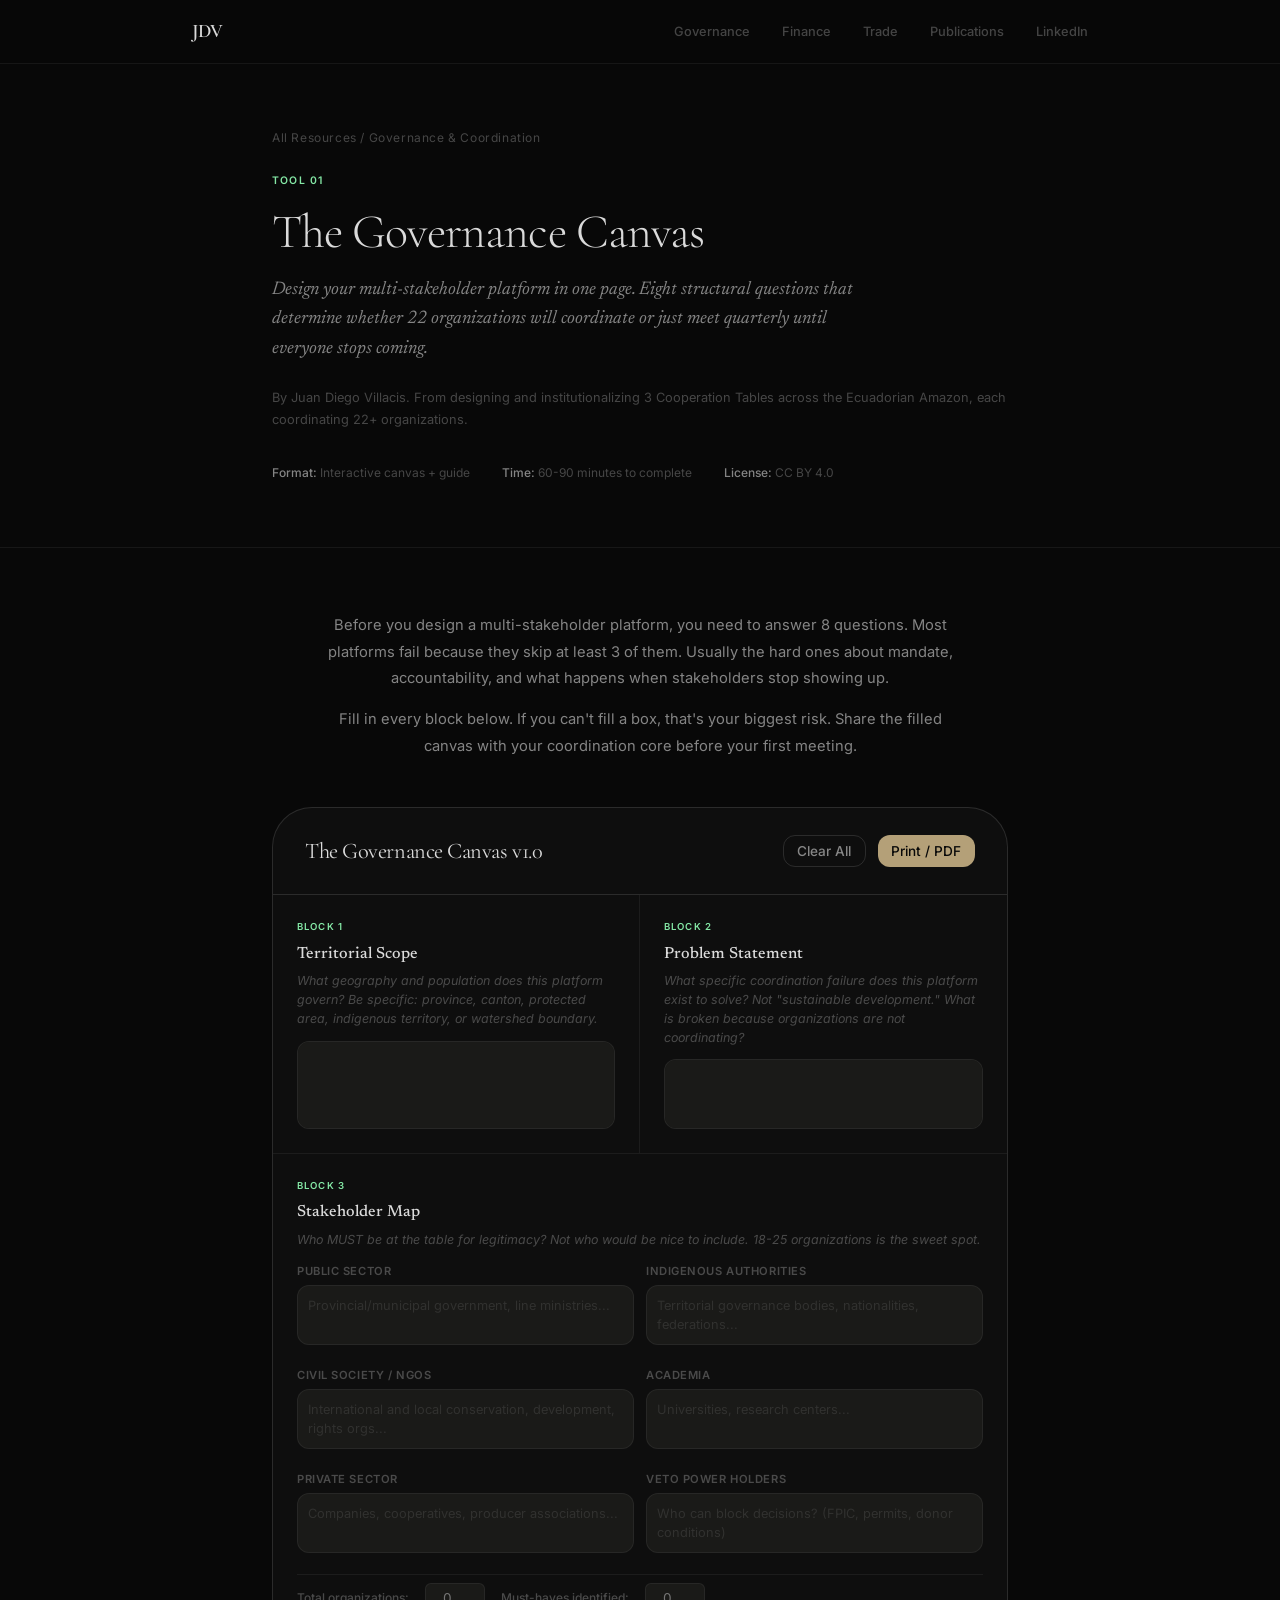
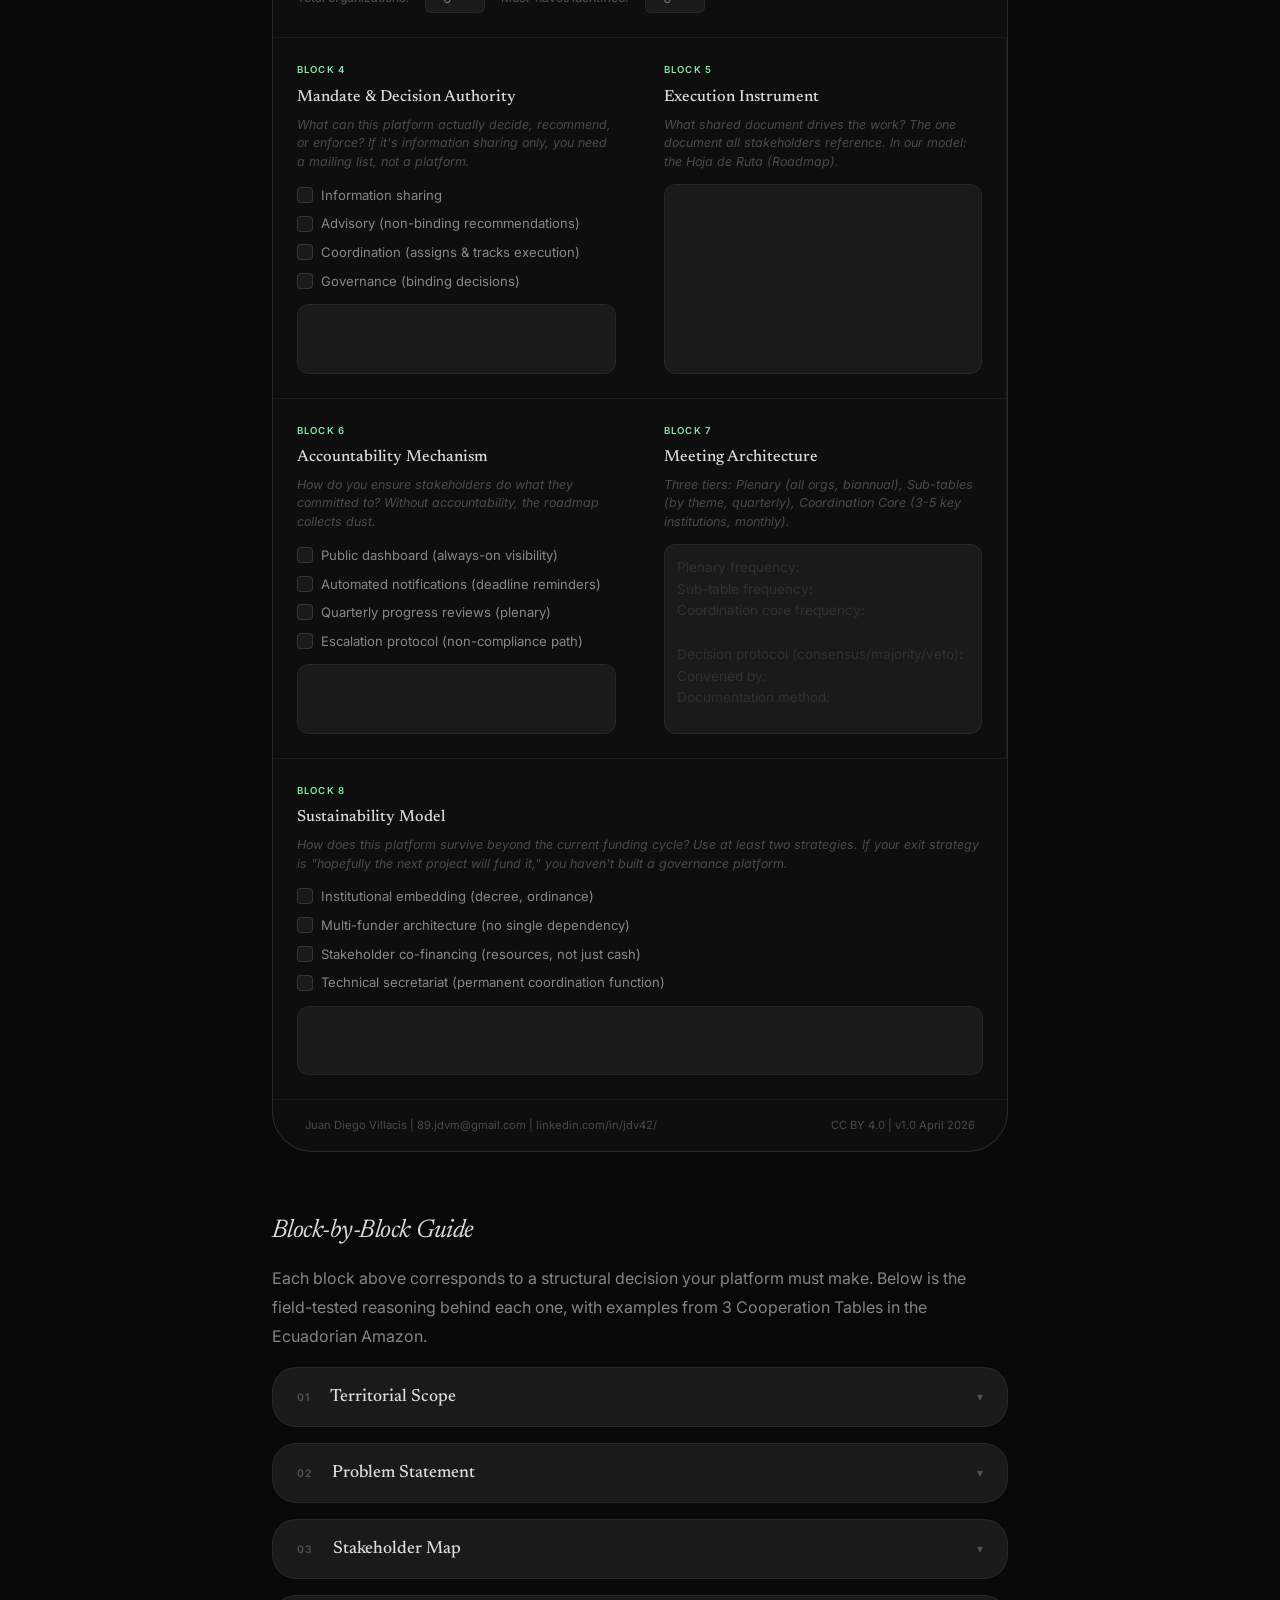
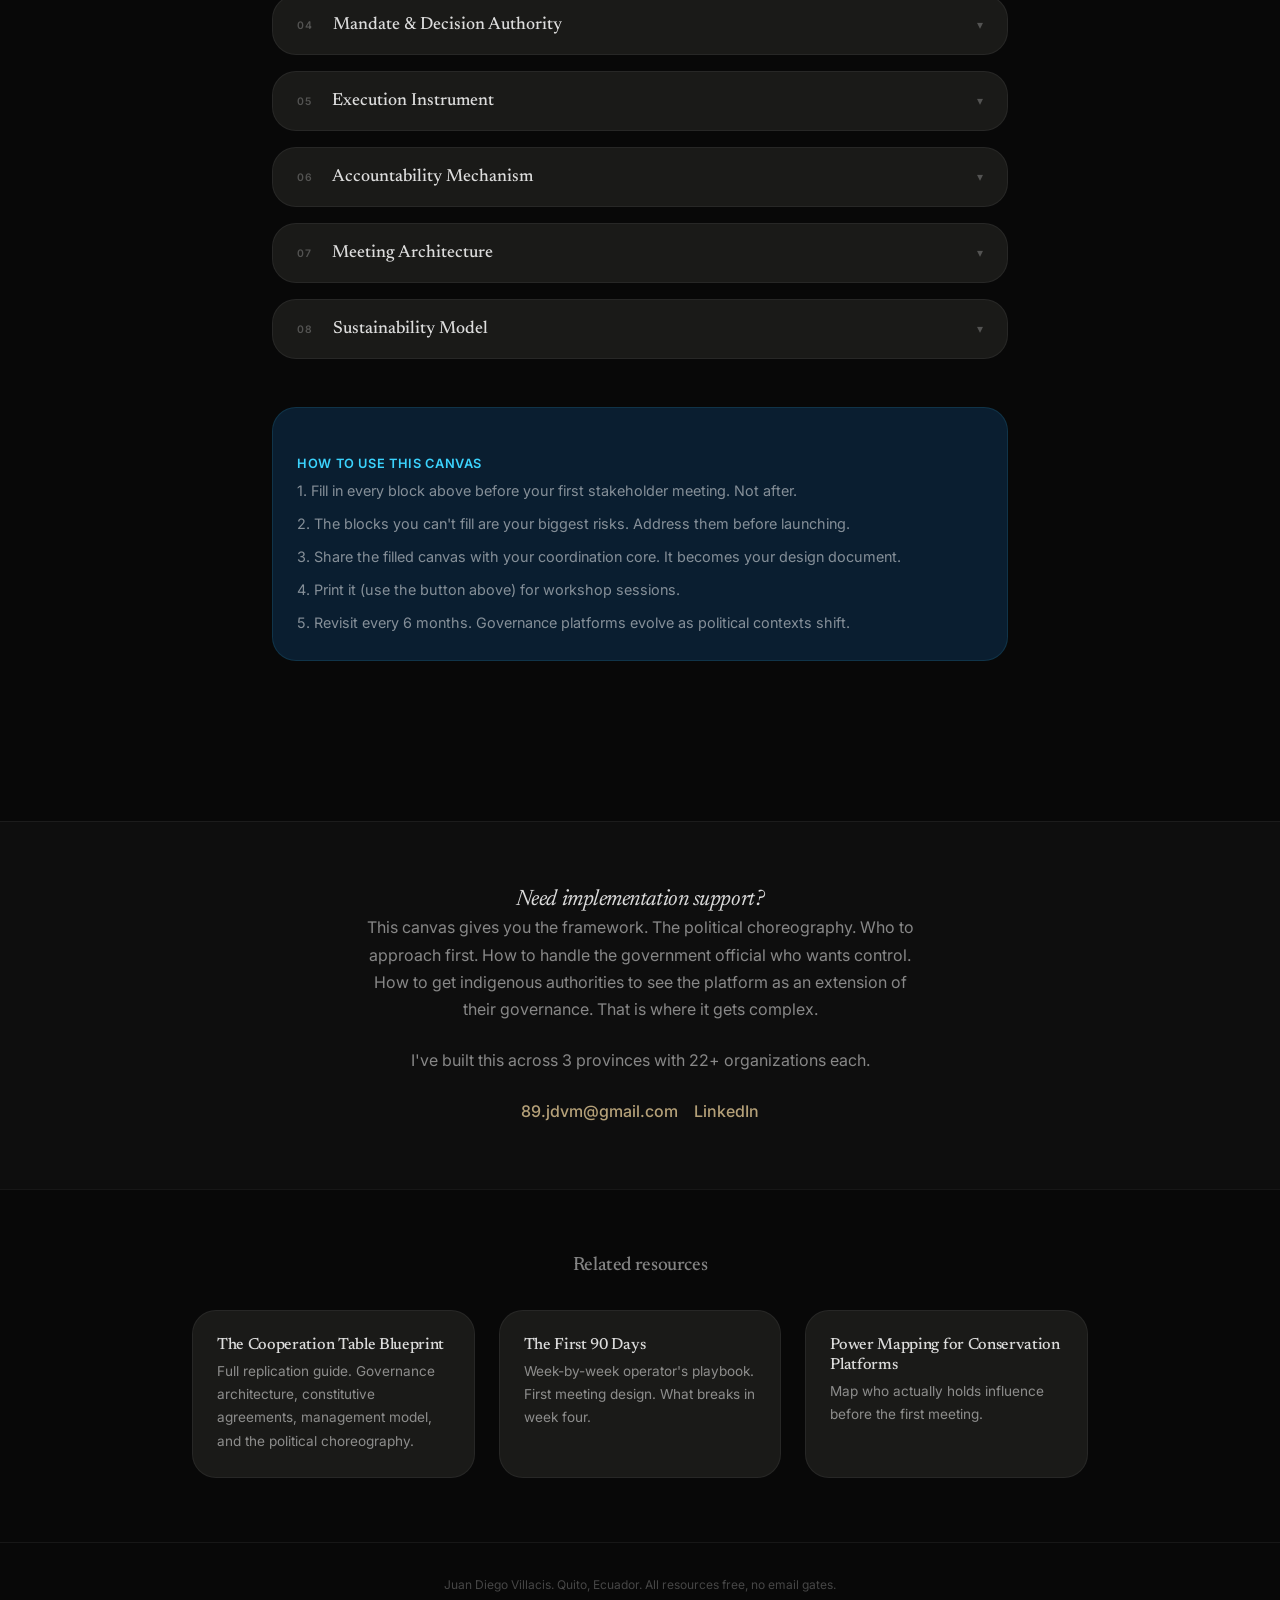
<file: governance-canvas/index.html>
<!DOCTYPE html>
<html lang="en">
<head>
  <meta charset="UTF-8">
  <meta name="viewport" content="width=device-width, initial-scale=1.0">
  <title>The Governance Canvas -- Juan Diego Villacis</title>
  <meta name="description" content="Design your multi-stakeholder platform in one page. A visual framework distilled from building 3 Cooperation Tables coordinating 22+ organizations each in the Ecuadorian Amazon.">
  <meta name="author" content="Juan Diego Villacis">
  <meta property="og:type" content="website">
  <meta property="og:title" content="The Governance Canvas">
  <meta property="og:description" content="A fillable 8-block diagnostic for multi-stakeholder platforms. Map authority, funding, accountability, and coordination gaps in one page.">
  <meta property="og:image" content="https://89jdvm.github.io/resources/shared/og/og-governance-canvas.png">
  <meta property="og:url" content="https://89jdvm.github.io/resources/governance-canvas/">
  <meta name="twitter:card" content="summary_large_image">
  <meta name="twitter:title" content="The Governance Canvas">
  <meta name="twitter:description" content="A fillable 8-block diagnostic for multi-stakeholder platforms. Map authority, funding, accountability, and coordination gaps in one page.">
  <meta name="twitter:image" content="https://89jdvm.github.io/resources/shared/og/og-governance-canvas.png">
  <meta name="keywords" content="governance canvas, multi-stakeholder platform, cooperation table, territorial governance, conservation coordination, stakeholder mapping, accountability mechanism, FPIC">

  <link rel="preconnect" href="https://fonts.googleapis.com">
  <link href="https://fonts.googleapis.com/css2?family=Cormorant+Garamond:ital,wght@0,300;0,400;0,500;0,600;1,300;1,400&family=Inter:wght@300;400;500;600&family=Newsreader:ital,opsz,wght@0,6..72,300;0,6..72,400;0,6..72,500;1,6..72,300;1,6..72,400&display=swap" rel="stylesheet">
  <link rel="stylesheet" href="../shared/css/base.css">
  <link rel="stylesheet" href="../shared/css/resource.css">

  <style>
    /* --- Canvas-specific styles --- */
    .canvas-intro {
      max-width: 640px;
      margin: 0 auto var(--space-xl);
      text-align: center;
    }
    .canvas-intro p {
      color: var(--text-mid);
      font-size: 0.92rem;
    }

    /* The fillable canvas grid */
    .canvas {
      background: var(--surface);
      border: 1px solid var(--line-bright);
      border-radius: var(--radius-xl);
      overflow: hidden;
      margin: var(--space-xl) 0;
    }

    .canvas-header {
      padding: 1.5rem 2rem;
      border-bottom: 1px solid var(--line-bright);
      display: flex;
      align-items: center;
      justify-content: space-between;
      flex-wrap: wrap;
      gap: 1rem;
    }

    .canvas-title {
      font-family: var(--display);
      font-size: 1.4rem;
      font-weight: 400;
      color: var(--text);
      letter-spacing: -0.02em;
    }

    .canvas-actions {
      display: flex;
      gap: 0.75rem;
    }

    .canvas-grid {
      display: grid;
      grid-template-columns: 1fr 1fr;
    }

    .canvas-block {
      padding: 1.5rem;
      border-right: 1px solid var(--line);
      border-bottom: 1px solid var(--line);
      min-height: 220px;
      display: flex;
      flex-direction: column;
    }

    .canvas-block:nth-child(2n) { border-right: none; }

    /* Block 3 (stakeholder map) spans full width */
    .canvas-block--wide {
      grid-column: 1 / -1;
      border-right: none;
    }

    /* Block 8 (sustainability) spans full width */
    .canvas-block--bottom {
      grid-column: 1 / -1;
      border-right: none;
      border-bottom: none;
    }

    .block-number {
      font-family: var(--sans);
      font-size: 0.6rem;
      font-weight: 600;
      letter-spacing: 0.12em;
      text-transform: uppercase;
      margin-bottom: 0.5rem;
    }

    .block-number--governance { color: var(--canopy-light); }
    .block-number--finance { color: var(--amber-light); }

    .block-title {
      font-family: var(--serif);
      font-size: 1rem;
      font-weight: 500;
      color: var(--text);
      margin-bottom: 0.5rem;
      line-height: 1.3;
    }

    .block-prompt {
      font-size: 0.78rem;
      color: var(--text-dim);
      margin-bottom: 0.75rem;
      line-height: 1.5;
      font-style: italic;
    }

    .block-textarea {
      flex: 1;
      width: 100%;
      background: var(--surface-card);
      border: 1px solid var(--line);
      border-radius: var(--radius);
      padding: 0.75rem;
      color: var(--text);
      font-family: var(--sans);
      font-size: 0.85rem;
      line-height: 1.6;
      resize: none;
      transition: border-color 0.2s;
    }

    .block-textarea:focus {
      outline: none;
      border-color: var(--warm);
    }

    .block-textarea::placeholder {
      color: var(--text-ghost);
    }

    /* Checkbox groups inside canvas */
    .block-checks {
      display: flex;
      flex-direction: column;
      gap: 0.4rem;
      margin-bottom: 0.75rem;
    }

    .block-check {
      display: flex;
      align-items: center;
      gap: 0.5rem;
      font-size: 0.82rem;
      color: var(--text-mid);
      cursor: pointer;
    }

    .block-check input[type="checkbox"] {
      appearance: none;
      -webkit-appearance: none;
      width: 16px;
      height: 16px;
      border: 1.5px solid var(--line-bright);
      border-radius: 4px;
      background: var(--surface-card);
      cursor: pointer;
      flex-shrink: 0;
      position: relative;
    }

    .block-check input[type="checkbox"]:checked {
      background: var(--canopy-mid);
      border-color: var(--canopy-mid);
    }

    .block-check input[type="checkbox"]:checked::after {
      content: '';
      position: absolute;
      top: 2px;
      left: 4px;
      width: 6px;
      height: 4px;
      border-left: 1.5px solid #fff;
      border-bottom: 1.5px solid #fff;
      transform: rotate(-45deg);
    }

    /* Stakeholder sub-fields */
    .stakeholder-fields {
      display: grid;
      grid-template-columns: 1fr 1fr;
      gap: 0.75rem;
      flex: 1;
    }

    .stakeholder-field label {
      display: block;
      font-size: 0.7rem;
      font-weight: 600;
      letter-spacing: 0.05em;
      color: var(--text-dim);
      margin-bottom: 0.3rem;
      text-transform: uppercase;
    }

    .stakeholder-field textarea {
      width: 100%;
      min-height: 60px;
      background: var(--surface-card);
      border: 1px solid var(--line);
      border-radius: var(--radius);
      padding: 0.6rem;
      color: var(--text);
      font-family: var(--sans);
      font-size: 0.8rem;
      line-height: 1.5;
      resize: none;
    }

    .stakeholder-field textarea:focus {
      outline: none;
      border-color: var(--warm);
    }

    .stakeholder-field textarea::placeholder {
      color: var(--text-ghost);
    }

    .stakeholder-total {
      grid-column: 1 / -1;
      display: flex;
      gap: 1rem;
      align-items: center;
      padding-top: 0.5rem;
      border-top: 1px solid var(--line);
    }

    .stakeholder-total label {
      font-size: 0.75rem;
      font-weight: 500;
      color: var(--text-dim);
      white-space: nowrap;
    }

    .stakeholder-total input {
      width: 60px;
      padding: 0.4rem 0.6rem;
      background: var(--surface-card);
      border: 1px solid var(--line);
      border-radius: 6px;
      color: var(--text);
      font-family: var(--sans);
      font-size: 0.85rem;
      text-align: center;
    }

    .stakeholder-total input:focus {
      outline: none;
      border-color: var(--warm);
    }

    /* Canvas footer / attribution */
    .canvas-footer {
      padding: 1rem 2rem;
      border-top: 1px solid var(--line);
      font-size: 0.7rem;
      color: var(--text-dim);
      display: flex;
      justify-content: space-between;
      flex-wrap: wrap;
      gap: 0.5rem;
    }

    /* --- Guide sections below canvas --- */
    .guide-section {
      margin-top: var(--space-2xl);
    }

    .guide-block {
      margin-bottom: var(--space-xl);
    }

    .guide-block h3 {
      margin-top: 0;
    }

    .example-box {
      background: var(--surface-up);
      border-left: 2px solid var(--canopy-mid);
      border-radius: 0 var(--radius) var(--radius) 0;
      padding: var(--space-md);
      margin: var(--space-sm) 0;
    }

    .example-box p {
      font-size: 0.85rem;
      margin-bottom: 0;
    }

    .example-label {
      font-size: 0.65rem;
      font-weight: 600;
      letter-spacing: 0.1em;
      text-transform: uppercase;
      color: var(--canopy-light);
      margin-bottom: 0.5rem;
      display: block;
    }

    /* Responsive */
    @media (max-width: 768px) {
      .canvas-grid {
        grid-template-columns: 1fr;
      }
      .canvas-block {
        border-right: none;
      }
      .stakeholder-fields {
        grid-template-columns: 1fr;
      }
      .canvas-header {
        padding: 1.25rem;
      }
      .canvas-block {
        padding: 1.25rem;
      }
    }

    /* Print styles */
    @media print {
      body { background: #fff; color: #000; font-size: 10pt; }
      .site-nav, .resource-header .breadcrumb, .canvas-actions,
      .guide-section, .author-cta, .related-resources, .site-footer { display: none !important; }
      .resource-header { padding: 2rem 0 1rem; border-bottom: 1px solid #ccc; }
      .resource-header h1 { color: #000; font-size: 1.8rem; }
      .resource-header .subtitle { color: #333; }
      .canvas { border: 2px solid #000; border-radius: 0; background: #fff; break-inside: avoid; }
      .canvas-header { border-bottom: 2px solid #000; }
      .canvas-title { color: #000; }
      .canvas-grid { page-break-inside: avoid; }
      .canvas-block { border-color: #ccc; min-height: 180px; }
      .block-number--governance, .block-number--finance { color: #333; }
      .block-title { color: #000; }
      .block-prompt { color: #666; }
      .block-textarea, .stakeholder-field textarea, .stakeholder-total input {
        border: 1px solid #ccc; background: #fafafa; color: #000; -webkit-print-color-adjust: exact;
      }
      .canvas-footer { border-top: 1px solid #ccc; color: #666; }
      .block-check { color: #333; }
      .block-check input[type="checkbox"] { border-color: #666; background: #fff; }
    }
  </style>
</head>

<body class="resource-page">

  <!-- Header -->
  <header class="resource-header">
    <div class="container">
      <div class="breadcrumb"><a href="../">All Resources</a> / Governance & Coordination</div>
      <span class="tool-number label--governance">Tool 01</span>
      <h1>The Governance Canvas</h1>
      <p class="subtitle">Design your multi-stakeholder platform in one page. Eight structural questions that determine whether 22 organizations will coordinate or just meet quarterly until everyone stops coming.</p>
      <p class="author-line">By Juan Diego Villacis. From designing and institutionalizing 3 Cooperation Tables across the Ecuadorian Amazon, each coordinating 22+ organizations.</p>
      <div class="meta-row">
        <span class="meta-item"><strong>Format:</strong> Interactive canvas + guide</span>
        <span class="meta-item"><strong>Time:</strong> 60-90 minutes to complete</span>
        <span class="meta-item"><strong>License:</strong> CC BY 4.0</span>
      </div>
    </div>
  </header>

  <!-- Body -->
  <main class="resource-body">
    <div class="container">

      <div class="canvas-intro">
        <p>Before you design a multi-stakeholder platform, you need to answer 8 questions. Most platforms fail because they skip at least 3 of them. Usually the hard ones about mandate, accountability, and what happens when stakeholders stop showing up.</p>
        <p>Fill in every block below. If you can't fill a box, that's your biggest risk. Share the filled canvas with your coordination core before your first meeting.</p>
      </div>

      <!-- ============ THE INTERACTIVE CANVAS ============ -->
      <div class="canvas" id="canvas">
        <div class="canvas-header">
          <span class="canvas-title">The Governance Canvas v1.0</span>
          <div class="canvas-actions">
            <button class="btn btn--outline btn--small" onclick="clearCanvas()">Clear All</button>
            <button class="btn btn--primary btn--small" onclick="window.print()">Print / PDF</button>
          </div>
        </div>

        <div class="canvas-grid">

          <!-- Block 1: Territorial Scope -->
          <div class="canvas-block">
            <span class="block-number block-number--governance">Block 1</span>
            <span class="block-title">Territorial Scope</span>
            <span class="block-prompt">What geography and population does this platform govern? Be specific: province, canton, protected area, indigenous territory, or watershed boundary.</span>
            <textarea class="block-textarea" placeholder="Geography:&#10;Population:&#10;Overlapping territories:&#10;Existing governance structures:"></textarea>
          </div>

          <!-- Block 2: Problem Statement -->
          <div class="canvas-block">
            <span class="block-number block-number--governance">Block 2</span>
            <span class="block-title">Problem Statement</span>
            <span class="block-prompt">What specific coordination failure does this platform exist to solve? Not "sustainable development." What is broken because organizations are not coordinating?</span>
            <textarea class="block-textarea" placeholder="The specific coordination failure in one sentence:&#10;&#10;Decisions made in isolation:&#10;Effort being duplicated:&#10;Information trapped in silos:"></textarea>
          </div>

          <!-- Block 3: Stakeholder Map (full width) -->
          <div class="canvas-block canvas-block--wide">
            <span class="block-number block-number--governance">Block 3</span>
            <span class="block-title">Stakeholder Map</span>
            <span class="block-prompt">Who MUST be at the table for legitimacy? Not who would be nice to include. 18-25 organizations is the sweet spot.</span>
            <div class="stakeholder-fields">
              <div class="stakeholder-field">
                <label>Public Sector</label>
                <textarea placeholder="Provincial/municipal government, line ministries..."></textarea>
              </div>
              <div class="stakeholder-field">
                <label>Indigenous Authorities</label>
                <textarea placeholder="Territorial governance bodies, nationalities, federations..."></textarea>
              </div>
              <div class="stakeholder-field">
                <label>Civil Society / NGOs</label>
                <textarea placeholder="International and local conservation, development, rights orgs..."></textarea>
              </div>
              <div class="stakeholder-field">
                <label>Academia</label>
                <textarea placeholder="Universities, research centers..."></textarea>
              </div>
              <div class="stakeholder-field">
                <label>Private Sector</label>
                <textarea placeholder="Companies, cooperatives, producer associations..."></textarea>
              </div>
              <div class="stakeholder-field">
                <label>Veto Power Holders</label>
                <textarea placeholder="Who can block decisions? (FPIC, permits, donor conditions)"></textarea>
              </div>
              <div class="stakeholder-total">
                <label>Total organizations:</label>
                <input type="number" placeholder="0" min="0" max="99">
                <label>Must-haves identified:</label>
                <input type="number" placeholder="0" min="0" max="99">
              </div>
            </div>
          </div>

          <!-- Block 4: Mandate -->
          <div class="canvas-block">
            <span class="block-number block-number--governance">Block 4</span>
            <span class="block-title">Mandate & Decision Authority</span>
            <span class="block-prompt">What can this platform actually decide, recommend, or enforce? If it's information sharing only, you need a mailing list, not a platform.</span>
            <div class="block-checks">
              <label class="block-check"><input type="checkbox"> Information sharing</label>
              <label class="block-check"><input type="checkbox"> Advisory (non-binding recommendations)</label>
              <label class="block-check"><input type="checkbox"> Coordination (assigns & tracks execution)</label>
              <label class="block-check"><input type="checkbox"> Governance (binding decisions)</label>
            </div>
            <textarea class="block-textarea" placeholder="Formalized in (agreement type):&#10;Signed by (level):&#10;Enforcement mechanism:"></textarea>
          </div>

          <!-- Block 5: Execution Instrument -->
          <div class="canvas-block">
            <span class="block-number block-number--governance">Block 5</span>
            <span class="block-title">Execution Instrument</span>
            <span class="block-prompt">What shared document drives the work? The one document all stakeholders reference. In our model: the Hoja de Ruta (Roadmap).</span>
            <textarea class="block-textarea" placeholder="Document name:&#10;Time horizon (years):&#10;Number of activities:&#10;Number of sub-tables/working groups:&#10;Update frequency:&#10;Who updates it:&#10;&#10;If an activity has no named org and no timeline, it's not in the roadmap."></textarea>
          </div>

          <!-- Block 6: Accountability -->
          <div class="canvas-block">
            <span class="block-number block-number--governance">Block 6</span>
            <span class="block-title">Accountability Mechanism</span>
            <span class="block-prompt">How do you ensure stakeholders do what they committed to? Without accountability, the roadmap collects dust.</span>
            <div class="block-checks">
              <label class="block-check"><input type="checkbox"> Public dashboard (always-on visibility)</label>
              <label class="block-check"><input type="checkbox"> Automated notifications (deadline reminders)</label>
              <label class="block-check"><input type="checkbox"> Quarterly progress reviews (plenary)</label>
              <label class="block-check"><input type="checkbox"> Escalation protocol (non-compliance path)</label>
            </div>
            <textarea class="block-textarea" placeholder="Who tracks progress:&#10;How is progress visible to all:&#10;Escalation path for non-delivery:"></textarea>
          </div>

          <!-- Block 7: Meeting Architecture -->
          <div class="canvas-block">
            <span class="block-number block-number--governance">Block 7</span>
            <span class="block-title">Meeting Architecture</span>
            <span class="block-prompt">Three tiers: Plenary (all orgs, biannual), Sub-tables (by theme, quarterly), Coordination Core (3-5 key institutions, monthly).</span>
            <textarea class="block-textarea" placeholder="Plenary frequency:&#10;Sub-table frequency:&#10;Coordination core frequency:&#10;&#10;Decision protocol (consensus/majority/veto):&#10;Convened by:&#10;Documentation method:"></textarea>
          </div>

          <!-- Block 8: Sustainability (full width) -->
          <div class="canvas-block canvas-block--bottom">
            <span class="block-number block-number--governance">Block 8</span>
            <span class="block-title">Sustainability Model</span>
            <span class="block-prompt">How does this platform survive beyond the current funding cycle? Use at least two strategies. If your exit strategy is "hopefully the next project will fund it," you haven't built a governance platform.</span>
            <div class="block-checks">
              <label class="block-check"><input type="checkbox"> Institutional embedding (decree, ordinance)</label>
              <label class="block-check"><input type="checkbox"> Multi-funder architecture (no single dependency)</label>
              <label class="block-check"><input type="checkbox"> Stakeholder co-financing (resources, not just cash)</label>
              <label class="block-check"><input type="checkbox"> Technical secretariat (permanent coordination function)</label>
            </div>
            <textarea class="block-textarea" placeholder="If the current funder exits, what survives?&#10;&#10;Legal instrument for continuity:&#10;Which stakeholders would continue without external funding:"></textarea>
          </div>

        </div>

        <div class="canvas-footer">
          <span>Juan Diego Villacis | 89.jdvm@gmail.com | linkedin.com/in/jdv42/</span>
          <span>CC BY 4.0 | v1.0 April 2026</span>
        </div>
      </div>

      <!-- ============ DETAILED GUIDE ============ -->
      <div class="guide-section">
        <h2>Block-by-Block Guide</h2>
        <p>Each block above corresponds to a structural decision your platform must make. Below is the field-tested reasoning behind each one, with examples from 3 Cooperation Tables in the Ecuadorian Amazon.</p>

        <!-- Block 1 Guide -->
        <div class="expandable">
          <button class="expandable-trigger">
            <span><span class="number">01</span> Territorial Scope</span>
            <span class="chevron">&#9662;</span>
          </button>
          <div class="expandable-content">
            <p>Multi-stakeholder platforms fail when the territorial scope is too vague ("the Amazon region") or too ambitious ("the entire watershed"). Be specific: province, canton, protected area, indigenous territory, or watershed boundary.</p>
            <p><strong>Questions to answer:</strong></p>
            <ul>
              <li>What is the formal administrative boundary?</li>
              <li>Does it overlap with indigenous territorial claims? Which nations?</li>
              <li>What other governance structures already operate here?</li>
              <li>What is the population? How many communities?</li>
            </ul>
            <div class="example-box">
              <span class="example-label">From practice</span>
              <p>The Mesa de Cooperacion in Morona Santiago covers the entire province. 25,000 km2, 12 cantons, population ~200,000. It overlaps with territories of the Shuar and Achuar nations. The territorial scope was defined by the provincial government boundary, which gave it administrative legitimacy, but it required indigenous governance structures (life plans, consultative assemblies) to be recognized as co-equal inputs. That process culminated in recognition of the "Territory of Life and Ancestral Use Tarimiat Pujutai Nunka," protecting 1.23 million hectares.</p>
            </div>
            <p><strong>If you can't define the territorial scope clearly, you're not ready to build the platform.</strong></p>
          </div>
        </div>

        <!-- Block 2 Guide -->
        <div class="expandable">
          <button class="expandable-trigger">
            <span><span class="number">02</span> Problem Statement</span>
            <span class="chevron">&#9662;</span>
          </button>
          <div class="expandable-content">
            <p>Not "sustainable development." That is a goal, not a problem. What is the specific thing that is broken, duplicated, or missing because organizations are not coordinating?</p>
            <p><strong>Questions to answer:</strong></p>
            <ul>
              <li>What decisions are being made in isolation that should be coordinated?</li>
              <li>Where is effort being duplicated across organizations?</li>
              <li>What information exists in one organization that others need but don't have?</li>
              <li>What governance vacuum is allowing conflicts, overlaps, or missed opportunities?</li>
            </ul>
            <div class="example-box">
              <span class="example-label">From practice</span>
              <p>In Orellana and Sucumbios, conservation and development organizations were operating in the same territory with no shared execution roadmap. The provincial government had infrastructure plans that conflicted with conservation zones. NGOs were implementing projects in the same communities without knowing about each other. Indigenous organizations were consulted sporadically by different actors, creating consultation fatigue and contradictory commitments.</p>
            </div>
            <p><strong>Write the problem in one sentence. If you need more than one, you haven't understood the problem yet.</strong></p>
          </div>
        </div>

        <!-- Block 3 Guide -->
        <div class="expandable">
          <button class="expandable-trigger">
            <span><span class="number">03</span> Stakeholder Map</span>
            <span class="chevron">&#9662;</span>
          </button>
          <div class="expandable-content">
            <p>Not "who would be nice to include." Who MUST be there, or the platform's decisions carry no weight?</p>
            <p><strong>Five stakeholder categories:</strong></p>
            <ul>
              <li><strong>Public Sector:</strong> Provincial/municipal government, line ministries. Legitimacy source: administrative authority, budget allocation, policy enforcement.</li>
              <li><strong>Indigenous Authorities:</strong> Territorial governance bodies, nationalities, federations. Legitimacy source: territorial sovereignty, FPIC rights, historical legitimacy.</li>
              <li><strong>Civil Society / NGOs:</strong> International and local conservation, development, rights organizations. Legitimacy source: technical capacity, donor relationships.</li>
              <li><strong>Academia:</strong> Universities, research centers. Legitimacy source: technical knowledge, data, monitoring capacity.</li>
              <li><strong>Private Sector:</strong> Companies, cooperatives, producer associations. Legitimacy source: economic activity, supply chain influence.</li>
            </ul>
            <div class="callout callout--warning">
              <h4>Common mistake</h4>
              <p>Including everyone who asks. A platform with 50 organizations is a conference, not a governance body. 18-25 is the operational sweet spot. Enough for legitimacy, small enough for decision-making.</p>
            </div>
          </div>
        </div>

        <!-- Block 4 Guide -->
        <div class="expandable">
          <button class="expandable-trigger">
            <span><span class="number">04</span> Mandate & Decision Authority</span>
            <span class="chevron">&#9662;</span>
          </button>
          <div class="expandable-content">
            <p>This is the block most platforms skip. And the reason most platforms die within a year.</p>
            <p><strong>Four levels of mandate (ascending):</strong></p>
            <ul>
              <li><strong>Information sharing:</strong> Platform collects and distributes information. No binding decisions.</li>
              <li><strong>Advisory:</strong> Platform makes recommendations. Not binding.</li>
              <li><strong>Coordination:</strong> Platform assigns responsibilities and tracks execution. Morally binding.</li>
              <li><strong>Governance:</strong> Platform makes binding decisions. Legally or institutionally binding.</li>
            </ul>
            <div class="example-box">
              <span class="example-label">From practice</span>
              <p>The Morona Santiago Cooperation Table operates at Level 3 (Coordination) with elements of Level 4 (Governance) through its constitutive agreement. Signed by the provincial prefect, indigenous federation presidents, NGO country directors, and academic rectors. It establishes the platform's authority to assign and track roadmap activities. The social accountability of 22+ signatories creates strong compliance pressure.</p>
            </div>
            <p><strong>If your mandate is Level 1 (information sharing only), you don't need a platform. You need a mailing list.</strong></p>
          </div>
        </div>

        <!-- Block 5 Guide -->
        <div class="expandable">
          <button class="expandable-trigger">
            <span><span class="number">05</span> Execution Instrument</span>
            <span class="chevron">&#9662;</span>
          </button>
          <div class="expandable-content">
            <p>Every effective platform needs a single, shared execution instrument. The one document all stakeholders reference that tracks what needs to happen, who is responsible, and when.</p>
            <p><strong>Anatomy of the Hoja de Ruta (Roadmap):</strong></p>
            <ul>
              <li><strong>Time horizon:</strong> 2-3 years</li>
              <li><strong>Thematic sub-tables:</strong> 3-5 working groups by topic</li>
              <li><strong>Activities:</strong> Specific, measurable. Not "promote sustainability." Instead: "establish 3 community monitoring stations by Q2 2027."</li>
              <li><strong>Responsible organization(s):</strong> Named org per activity. Not "the platform."</li>
              <li><strong>Timeline:</strong> Quarterly milestones</li>
              <li><strong>Status tracking:</strong> Pending / In Progress / Completed / Delayed</li>
            </ul>
            <div class="callout callout--field">
              <h4>Field note</h4>
              <p>Our roadmaps: 79 activities in Orellana, 93 in Sucumbios. Each with a named responsible organization and quarterly timeline. The roadmap is not a wish list. If an activity has no named responsible organization and no timeline, it's not in the roadmap.</p>
            </div>
          </div>
        </div>

        <!-- Block 6 Guide -->
        <div class="expandable">
          <button class="expandable-trigger">
            <span><span class="number">06</span> Accountability Mechanism</span>
            <span class="chevron">&#9662;</span>
          </button>
          <div class="expandable-content">
            <p>Without accountability, the roadmap collects dust. Deploy all four layers:</p>
            <ul>
              <li><strong>Visibility:</strong> Public dashboard showing activity status by organization. Always-on.</li>
              <li><strong>Notification:</strong> Automated reminders when deadlines approach or pass. Weekly/monthly.</li>
              <li><strong>Reporting:</strong> Quarterly progress reviews in plenary session. Each org reports on their activities.</li>
              <li><strong>Escalation:</strong> What happens when an organization consistently fails to deliver? Social accountability, formal communication, conditional participation.</li>
            </ul>
            <div class="example-box">
              <span class="example-label">From practice</span>
              <p>We built a notification engine that sends automated email reminders to responsible organizations when activities approach their deadline, and escalation notices when activities are overdue. A public dashboard shows the status of all activities by province, sub-table, and quarter. Making it impossible for an organization to hide non-delivery.</p>
            </div>
            <p><strong>If no one is tracking, no one is accountable. And if no one is accountable, the platform is a talking shop.</strong></p>
          </div>
        </div>

        <!-- Block 7 Guide -->
        <div class="expandable">
          <button class="expandable-trigger">
            <span><span class="number">07</span> Meeting Architecture</span>
            <span class="chevron">&#9662;</span>
          </button>
          <div class="expandable-content">
            <p><strong>Three-tier structure:</strong></p>
            <ul>
              <li><strong>Plenary Assembly</strong> (all 22+ orgs, biannual): Approve/revise roadmap. Review progress. Make strategic decisions. Sign agreements.</li>
              <li><strong>Sub-table Working Sessions</strong> (6-10 orgs per theme, quarterly): Detailed activity planning. Technical coordination. Problem-solving.</li>
              <li><strong>Coordination Core</strong> (3-5 key institutions, monthly): Operational coordination. Resolve blockers. Prepare sub-table agendas.</li>
            </ul>
            <div class="callout callout--warning">
              <h4>Common mistake</h4>
              <p>Holding plenaries too frequently. When you gather 22+ organizations every quarter, the meetings become performative. People report but don't decide. Reserve plenaries for real decisions. Use sub-tables for the actual work.</p>
            </div>
          </div>
        </div>

        <!-- Block 8 Guide -->
        <div class="expandable">
          <button class="expandable-trigger">
            <span><span class="number">08</span> Sustainability Model</span>
            <span class="chevron">&#9662;</span>
          </button>
          <div class="expandable-content">
            <p>Most platforms die when the project that funded them ends. Use at least two strategies:</p>
            <ul>
              <li><strong>Institutional embedding:</strong> Platform becomes part of formal government structure (ordinance, decree). Survives political transitions.</li>
              <li><strong>Multi-funder architecture:</strong> Platform supported by multiple donors/orgs. No single dependency.</li>
              <li><strong>Stakeholder co-financing:</strong> Each stakeholder contributes resources (staff time, logistics, data) instead of cash. Builds ownership.</li>
              <li><strong>Technical secretariat:</strong> A permanent coordination function hosted by a neutral institution. Continuity of operations.</li>
            </ul>
            <div class="example-box">
              <span class="example-label">From practice</span>
              <p>The Morona Santiago Cooperation Table was institutionalized through a formal prefectoral decree, making it a permanent function of the provincial government. When the political administration changed, the decree provided legal continuity. That institutional embedding also created the conditions for tangible outputs: the first 7 Conservation Agreements were signed on June 27, 2025, delivering solar internet, energy kits, and water purification systems to Shuar and Achuar communities.</p>
            </div>
            <p><strong>If your exit strategy is "hopefully the next project will fund it," you haven't built a governance platform. You have built a project component.</strong></p>
          </div>
        </div>
      </div>

      <!-- How to Use -->
      <div class="callout callout--insight" style="margin-top: var(--space-xl);">
        <h4>How to use this canvas</h4>
        <p style="margin-bottom: 0.5em;">1. Fill in every block above before your first stakeholder meeting. Not after.</p>
        <p style="margin-bottom: 0.5em;">2. The blocks you can't fill are your biggest risks. Address them before launching.</p>
        <p style="margin-bottom: 0.5em;">3. Share the filled canvas with your coordination core. It becomes your design document.</p>
        <p style="margin-bottom: 0.5em;">4. Print it (use the button above) for workshop sessions.</p>
        <p style="margin-bottom: 0;">5. Revisit every 6 months. Governance platforms evolve as political contexts shift.</p>
      </div>

    </div>
  </main>

  <!-- Author CTA -->
  <section class="author-cta">
    <div class="container">
      <h2>Need implementation support?</h2>
      <p>This canvas gives you the framework. The political choreography. Who to approach first. How to handle the government official who wants control. How to get indigenous authorities to see the platform as an extension of their governance. That is where it gets complex.</p>
      <p>I've built this across 3 provinces with 22+ organizations each.</p>
      <div class="contact-links">
        <a href="mailto:89.jdvm@gmail.com">89.jdvm@gmail.com</a>
        <a href="https://linkedin.com/in/jdv42/" target="_blank" rel="noopener">LinkedIn</a>
      </div>
    </div>
  </section>

  <!-- Related Resources -->
  <section class="related-resources">
    <h3>Related resources</h3>
    <div class="related-grid">
      <a href="../cooperation-table-blueprint/" class="related-card">
        <h4>The Cooperation Table Blueprint</h4>
        <p>Full replication guide. Governance architecture, constitutive agreements, management model, and the political choreography.</p>
      </a>
      <a href="../first-90-days/" class="related-card">
        <h4>The First 90 Days</h4>
        <p>Week-by-week operator's playbook. First meeting design. What breaks in week four.</p>
      </a>
      <a href="../stakeholder-power-mapping/" class="related-card">
        <h4>Power Mapping for Conservation Platforms</h4>
        <p>Map who actually holds influence before the first meeting.</p>
      </a>
    </div>
  </section>

  <!-- Footer -->
  <footer class="site-footer">
    <p>Juan Diego Villacis. Quito, Ecuador. All resources free, no email gates.</p>
  </footer>

  <script src="../shared/js/nav.js"></script>
  <script>
    function clearCanvas() {
      if (!confirm('Clear all fields? This cannot be undone.')) return;
      document.querySelectorAll('.canvas textarea, .canvas input[type="text"], .canvas input[type="number"]').forEach(el => el.value = '');
      document.querySelectorAll('.canvas input[type="checkbox"]').forEach(el => el.checked = false);
    }

    // Auto-save to localStorage
    const STORAGE_KEY = 'governance-canvas-v1';

    function saveCanvas() {
      const data = {};
      document.querySelectorAll('.canvas textarea, .canvas input[type="number"]').forEach((el, i) => {
        data['field_' + i] = el.value;
      });
      document.querySelectorAll('.canvas input[type="checkbox"]').forEach((el, i) => {
        data['check_' + i] = el.checked;
      });
      try { localStorage.setItem(STORAGE_KEY, JSON.stringify(data)); } catch(e) {}
    }

    function loadCanvas() {
      try {
        const raw = localStorage.getItem(STORAGE_KEY);
        if (!raw) return;
        const data = JSON.parse(raw);
        document.querySelectorAll('.canvas textarea, .canvas input[type="number"]').forEach((el, i) => {
          if (data['field_' + i] !== undefined) el.value = data['field_' + i];
        });
        document.querySelectorAll('.canvas input[type="checkbox"]').forEach((el, i) => {
          if (data['check_' + i] !== undefined) el.checked = data['check_' + i];
        });
      } catch(e) {}
    }

    // Save on every input
    document.querySelector('.canvas').addEventListener('input', saveCanvas);
    document.querySelector('.canvas').addEventListener('change', saveCanvas);

    // Load on page ready
    loadCanvas();
  </script>

</body>
</html>
</file>
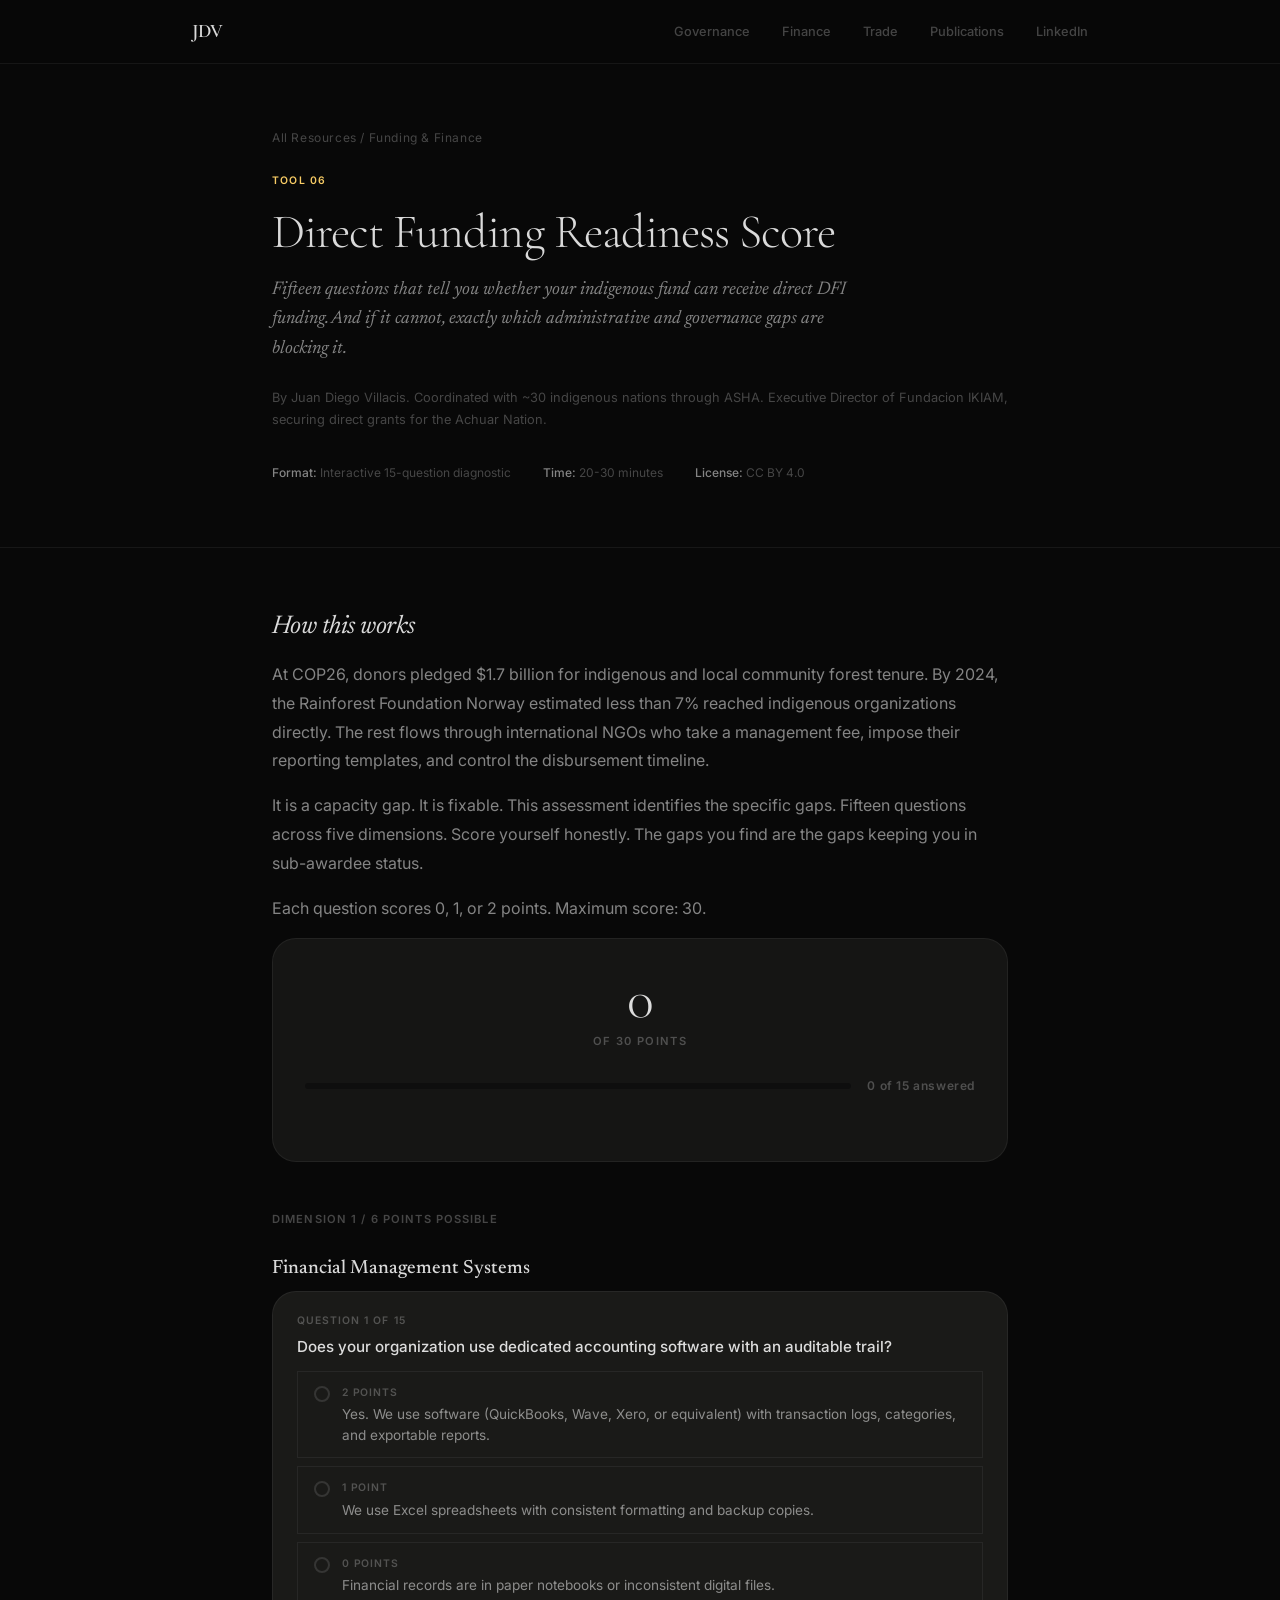
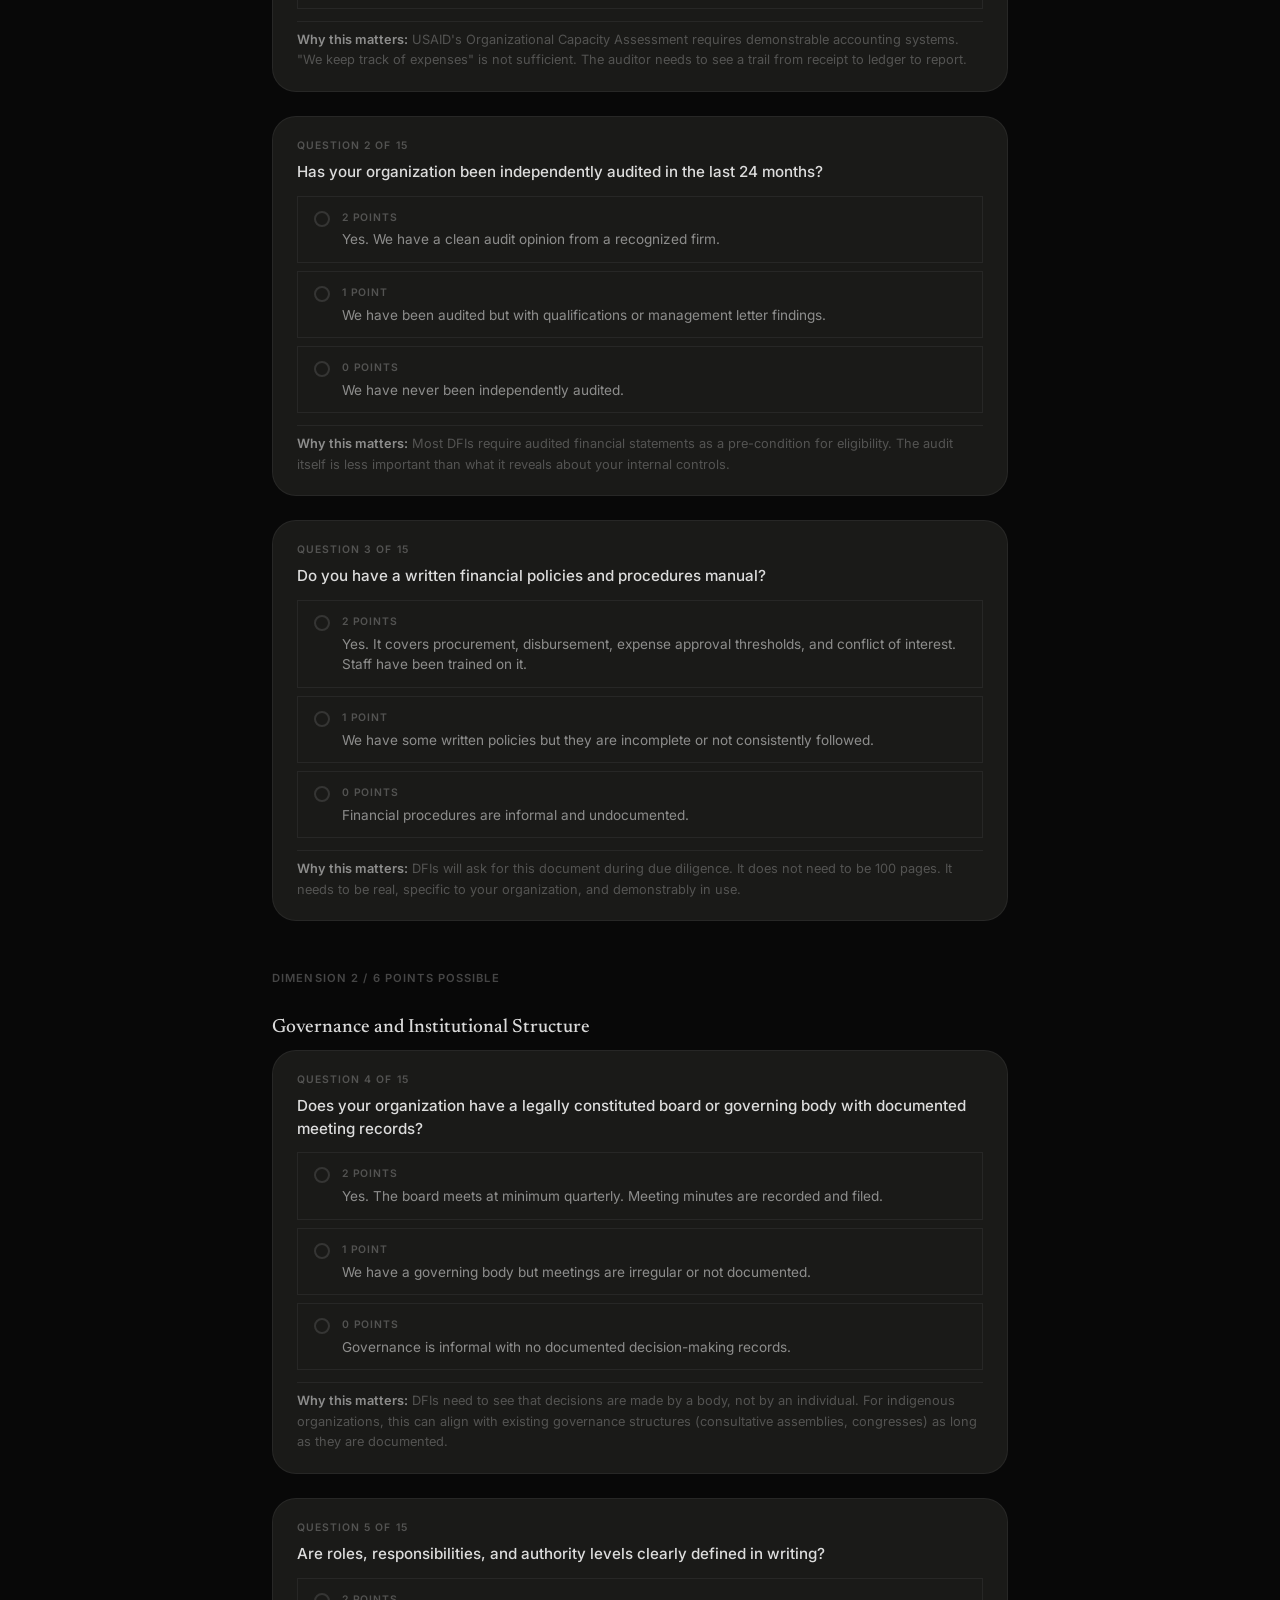
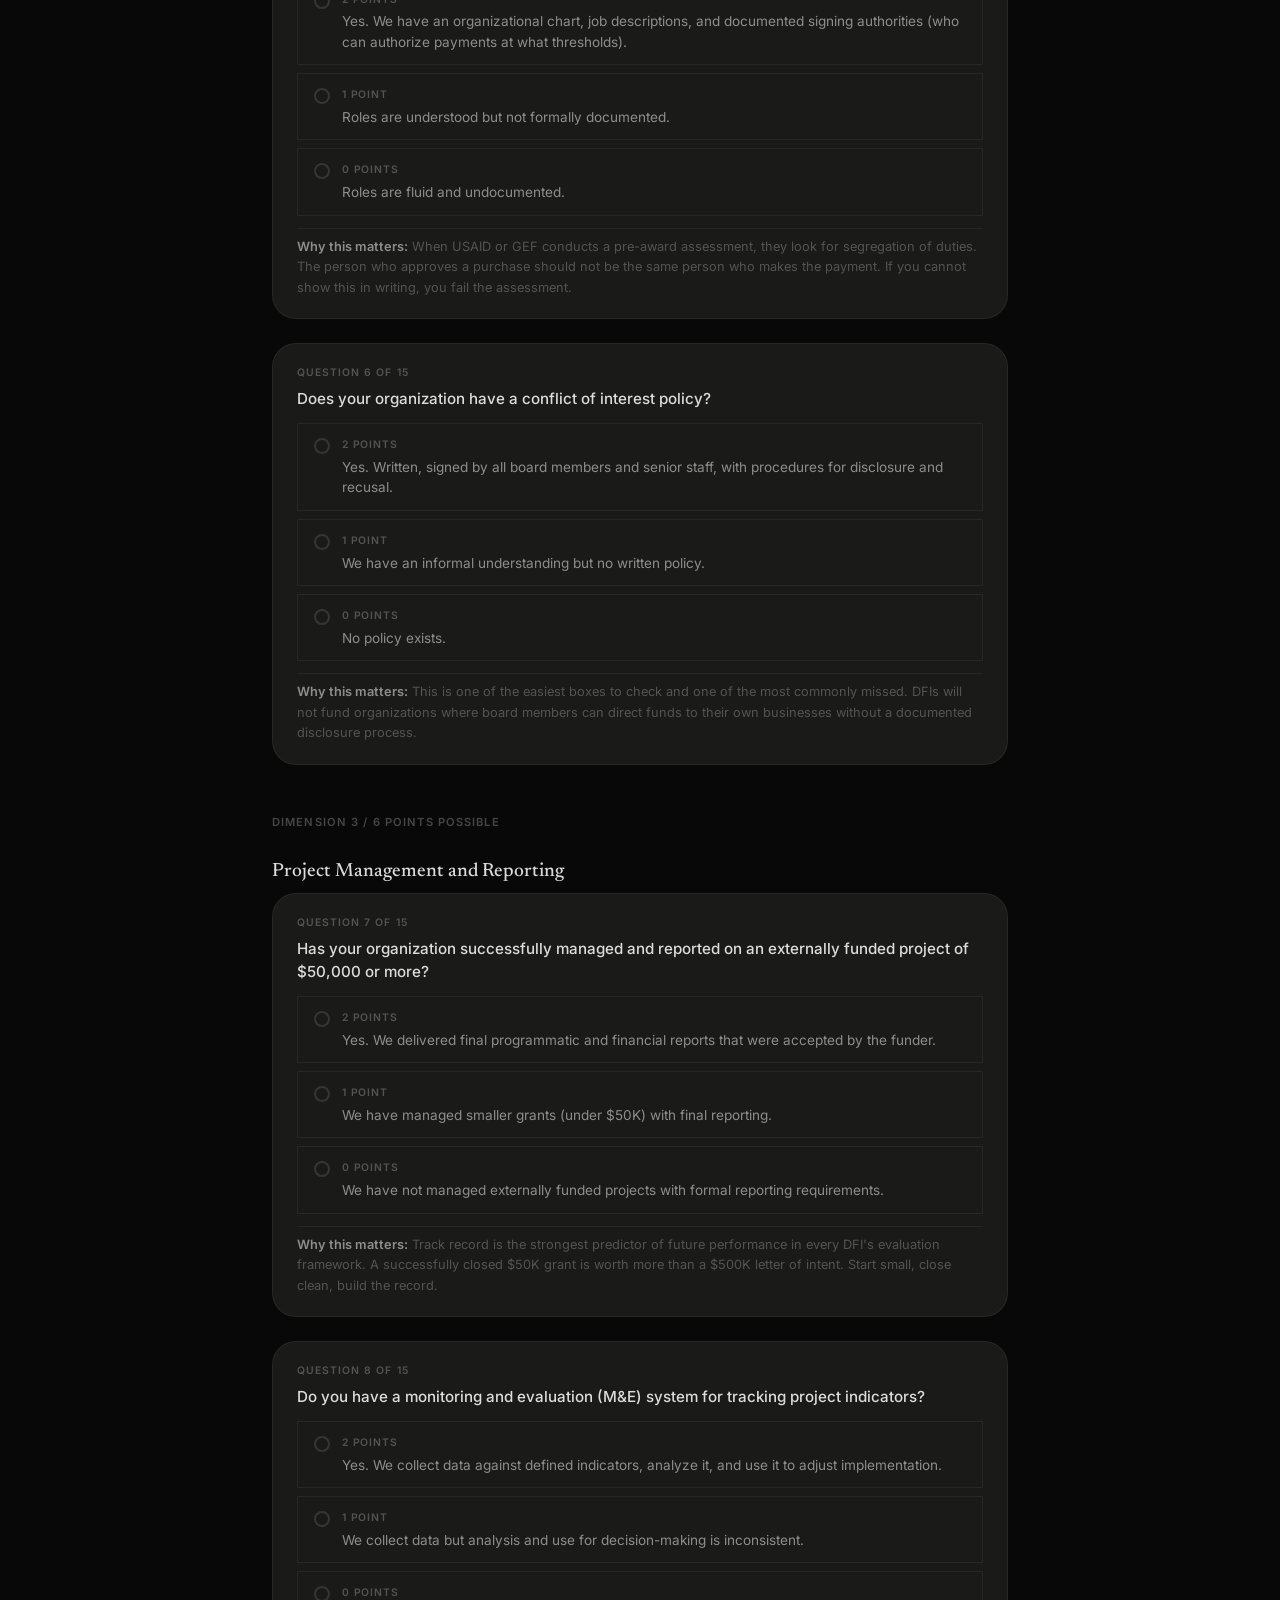
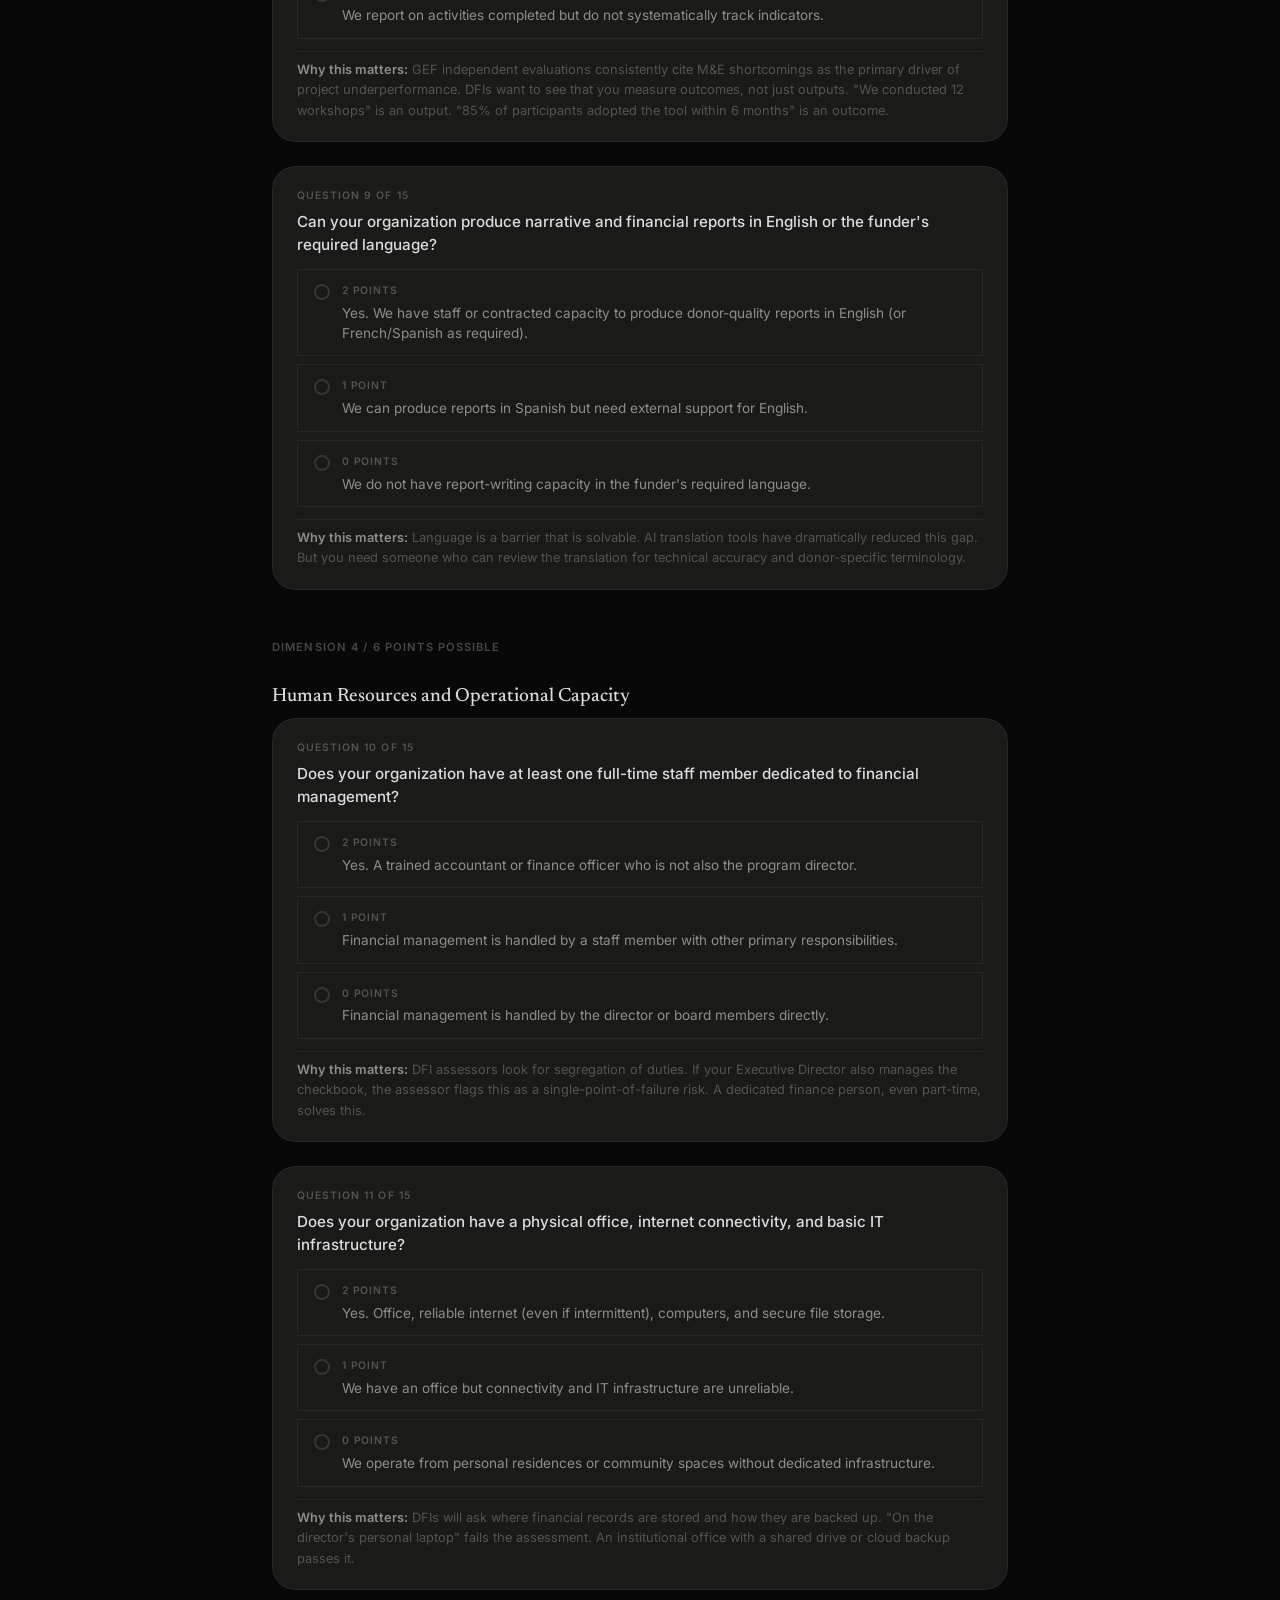
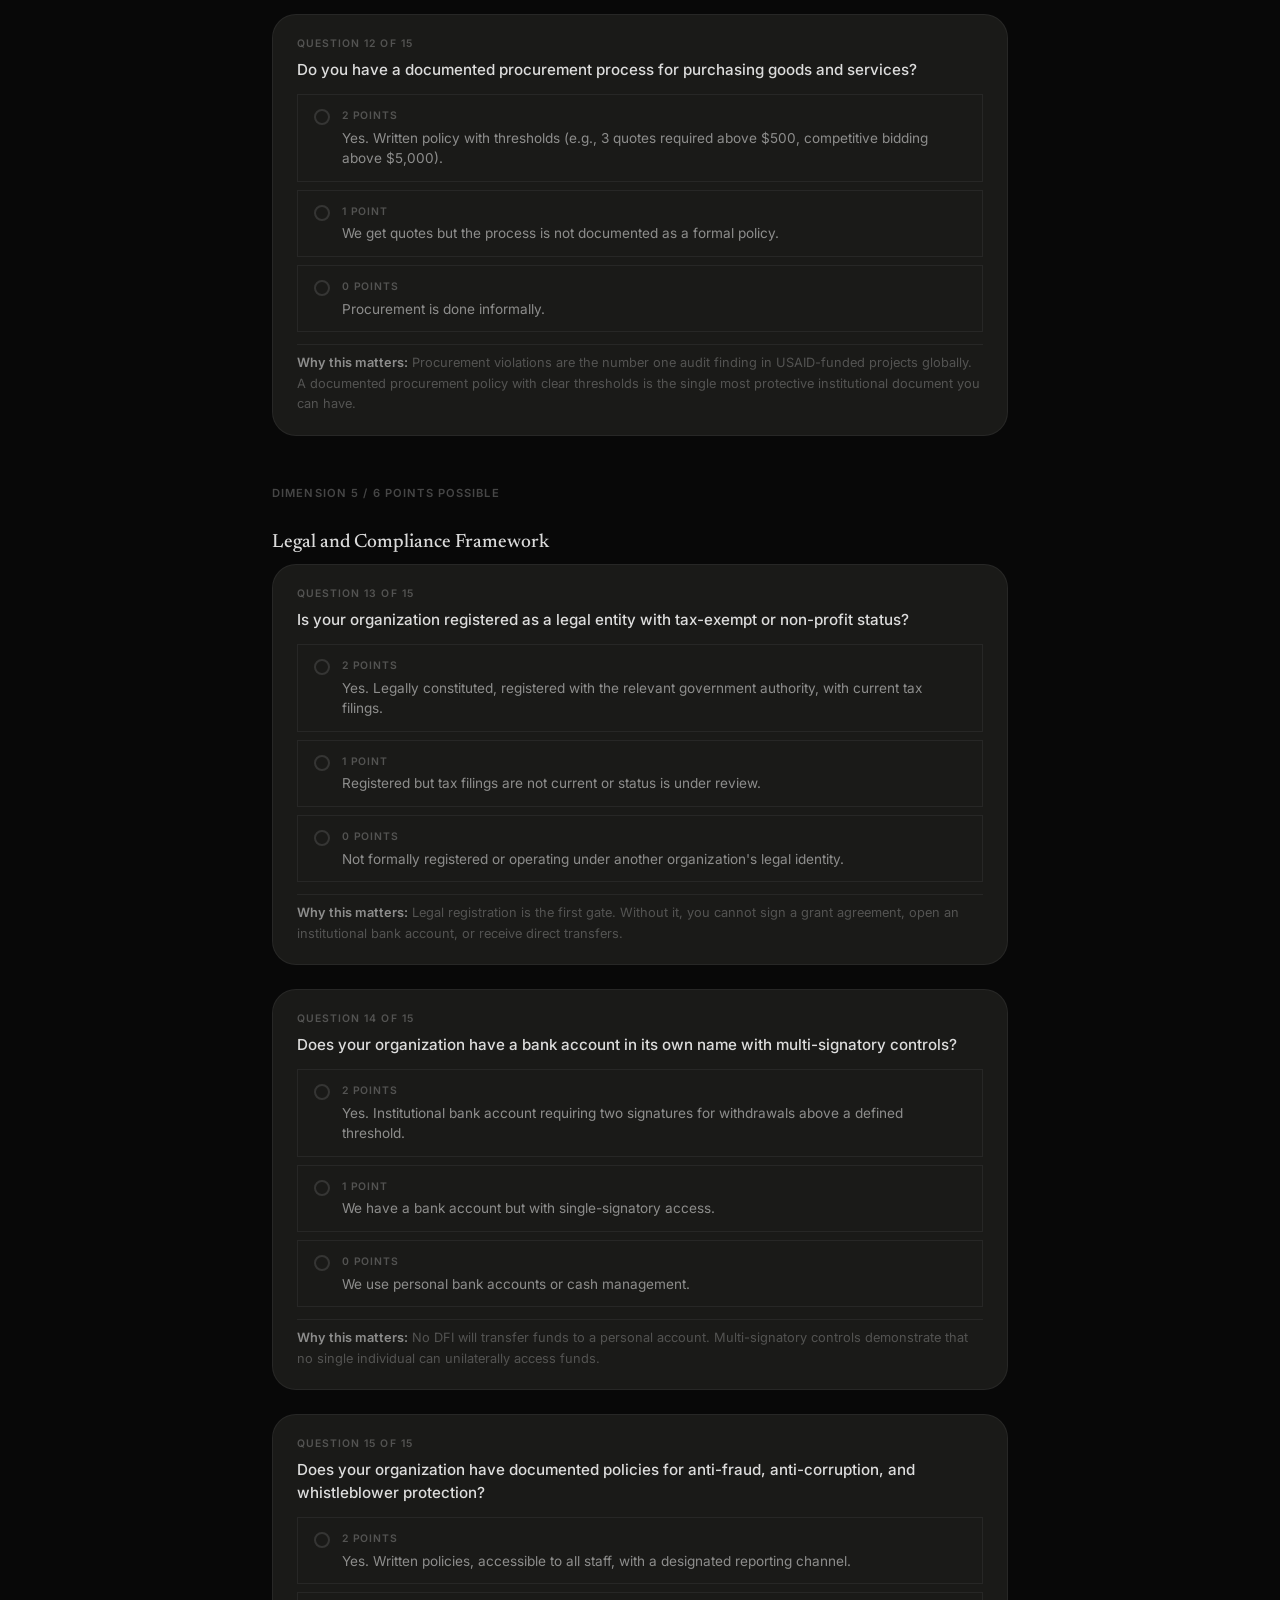
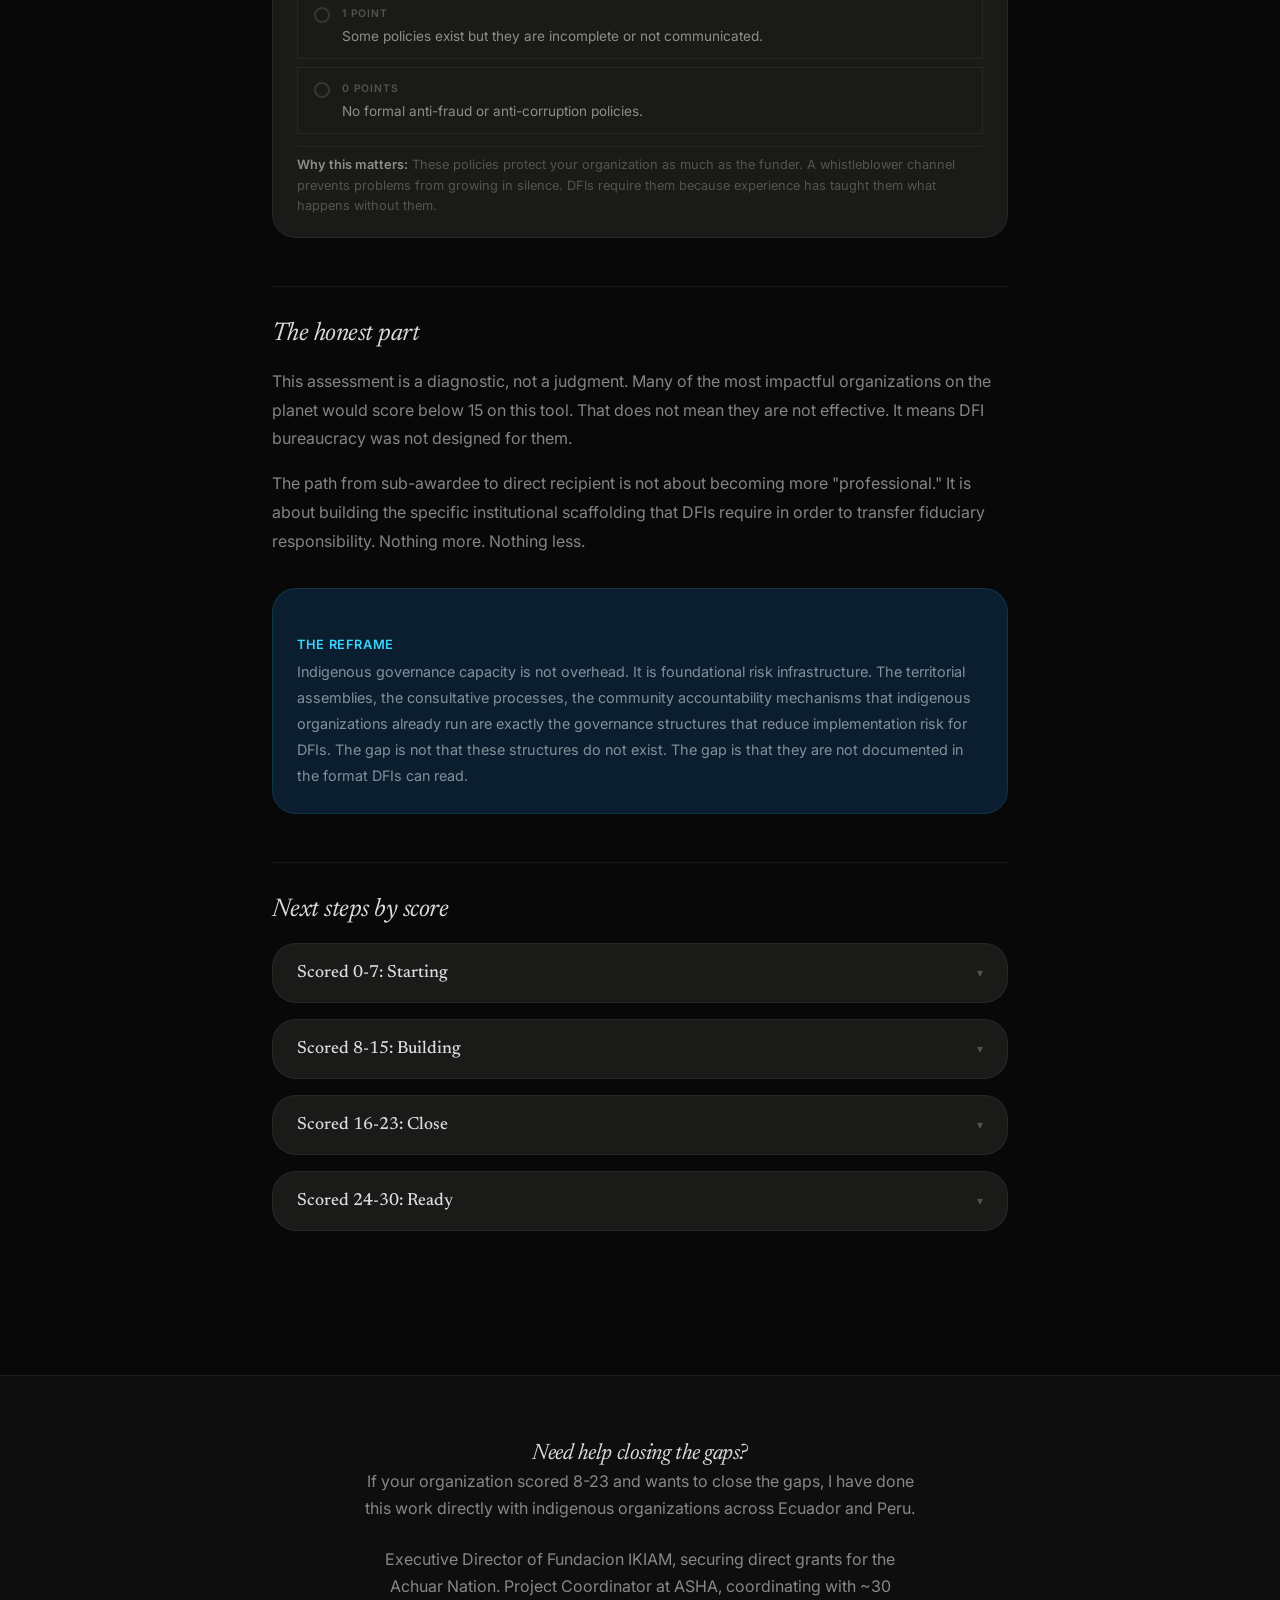
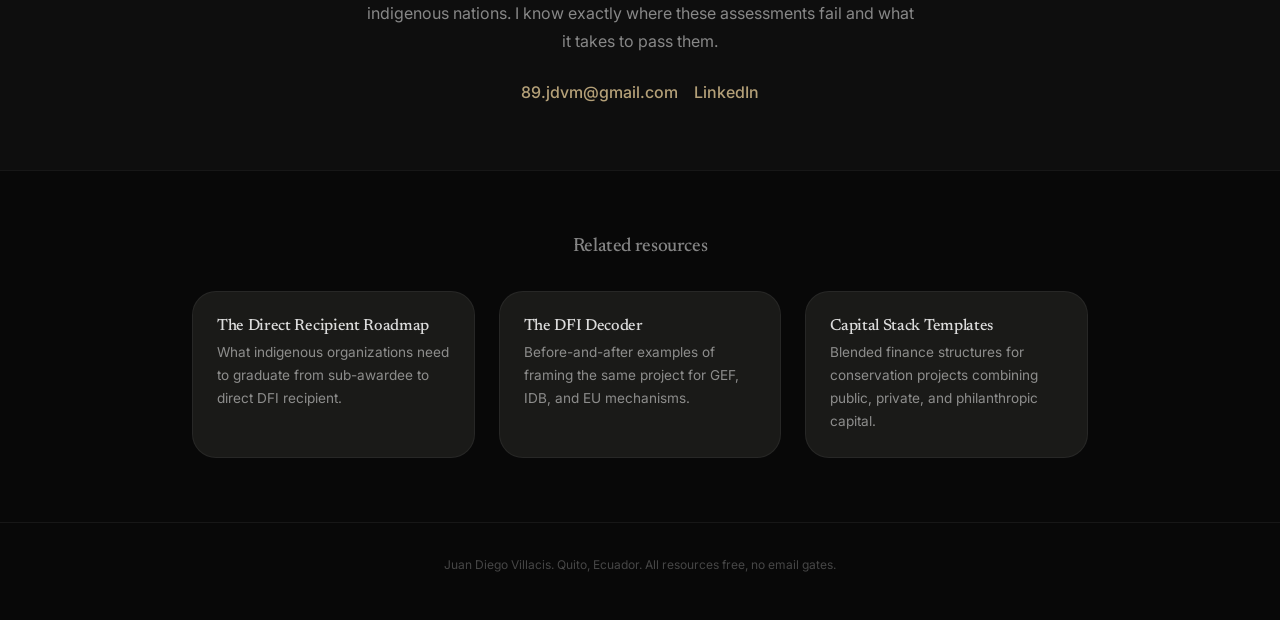
<file: indigenous-fund-assessment/index.html>
<!DOCTYPE html>
<html lang="en">
<head>
  <meta charset="UTF-8">
  <meta name="viewport" content="width=device-width, initial-scale=1.0">
  <title>Direct Funding Readiness Score -- Juan Diego Villacis</title>
  <meta name="description" content="Fifteen questions that tell you whether your indigenous fund can receive direct DFI funding. And if it cannot, exactly which administrative and governance gaps are blocking it.">
  <meta name="author" content="Juan Diego Villacis">
  <meta property="og:type" content="website">
  <meta property="og:title" content="Funding Readiness Score">
  <meta property="og:description" content="15-question interactive assessment for Indigenous territorial funds. Score your readiness for direct DFI funding.">
  <meta property="og:image" content="https://89jdvm.github.io/resources/shared/og/og-indigenous-fund-assessment.png">
  <meta property="og:url" content="https://89jdvm.github.io/resources/indigenous-fund-assessment/">
  <meta name="twitter:card" content="summary_large_image">
  <meta name="twitter:title" content="Funding Readiness Score">
  <meta name="twitter:description" content="15-question interactive assessment for Indigenous territorial funds. Score your readiness for direct DFI funding.">
  <meta name="twitter:image" content="https://89jdvm.github.io/resources/shared/og/og-indigenous-fund-assessment.png">

  <link rel="preconnect" href="https://fonts.googleapis.com">
  <link href="https://fonts.googleapis.com/css2?family=Cormorant+Garamond:ital,wght@0,300;0,400;0,500;0,600;1,300;1,400&family=Inter:wght@300;400;500;600&family=Newsreader:ital,opsz,wght@0,6..72,300;0,6..72,400;0,6..72,500;1,6..72,300;1,6..72,400&display=swap" rel="stylesheet">
  <link rel="stylesheet" href="../shared/css/base.css">
  <link rel="stylesheet" href="../shared/css/resource.css">

  <style>
    .quiz-container {
      margin: var(--space-xl) 0;
    }
    .quiz-progress {
      display: flex;
      align-items: center;
      gap: 1rem;
      margin-bottom: var(--space-md);
    }
    .quiz-progress .progress-bar {
      flex: 1;
    }
    .quiz-progress-text {
      font-size: 0.75rem;
      font-weight: 600;
      color: var(--text-dim);
      letter-spacing: 0.05em;
      white-space: nowrap;
    }
    .quiz-dimension {
      margin-bottom: var(--space-xl);
    }
    .quiz-dimension-title {
      font-family: var(--serif);
      font-size: 1.2rem;
      font-weight: 500;
      color: var(--text);
      margin-bottom: 0.3rem;
    }
    .quiz-dimension-subtitle {
      font-size: 0.7rem;
      font-weight: 600;
      letter-spacing: 0.1em;
      text-transform: uppercase;
      color: var(--text-dim);
      margin-bottom: var(--space-md);
    }
    .quiz-question {
      background: var(--surface-card);
      border: 1px solid var(--line);
      border-radius: var(--radius-lg);
      padding: 1.25rem 1.5rem;
      margin-bottom: var(--space-md);
    }
    .quiz-question-text {
      font-size: 0.95rem;
      font-weight: 500;
      color: var(--text);
      margin-bottom: 0.75rem;
      line-height: 1.5;
    }
    .quiz-question-number {
      font-size: 0.65rem;
      font-weight: 600;
      letter-spacing: 0.1em;
      text-transform: uppercase;
      color: var(--text-dim);
      margin-bottom: 0.4rem;
    }
    .quiz-options {
      display: flex;
      flex-direction: column;
      gap: 0.5rem;
      margin-bottom: 0.75rem;
    }
    .quiz-option {
      display: flex;
      align-items: flex-start;
      gap: 0.75rem;
      padding: 0.75rem 1rem;
      border: 1px solid var(--line);
      border-radius: var(--radius-sm);
      cursor: pointer;
      transition: border-color 0.2s, background 0.2s;
    }
    .quiz-option:hover {
      border-color: var(--line-bright);
      background: var(--surface-up);
    }
    .quiz-option.selected {
      border-color: rgba(132,231,165,0.5);
      background: rgba(132,231,165,0.04);
    }
    .quiz-option input[type="radio"] {
      display: none;
    }
    .quiz-option-radio {
      width: 16px;
      height: 16px;
      border-radius: 50%;
      border: 2px solid var(--line-bright);
      flex-shrink: 0;
      margin-top: 2px;
      position: relative;
      transition: border-color 0.2s;
    }
    .quiz-option.selected .quiz-option-radio {
      border-color: rgba(132,231,165,0.7);
    }
    .quiz-option.selected .quiz-option-radio::after {
      content: '';
      position: absolute;
      top: 3px;
      left: 3px;
      width: 6px;
      height: 6px;
      border-radius: 50%;
      background: rgba(132,231,165,0.8);
    }
    .quiz-option-content {
      flex: 1;
    }
    .quiz-option-points {
      font-size: 0.65rem;
      font-weight: 600;
      letter-spacing: 0.08em;
      text-transform: uppercase;
      color: var(--text-dim);
      margin-bottom: 0.2rem;
    }
    .quiz-option-text {
      font-size: 0.85rem;
      color: var(--text-mid);
      line-height: 1.5;
    }
    .quiz-why {
      font-size: 0.8rem;
      color: var(--text-dim);
      line-height: 1.6;
      padding-top: 0.5rem;
      border-top: 1px solid var(--line);
    }
    .quiz-why strong {
      color: var(--text-mid);
    }

    .score-interpretation {
      margin-top: var(--space-sm);
      padding: 0.75rem 1rem;
      border-radius: var(--radius-sm);
      font-size: 0.88rem;
      line-height: 1.6;
      color: var(--text-mid);
      background: var(--surface-card);
      border: 1px solid var(--line);
    }
    .score-interpretation.ready {
      border-color: rgba(132,231,165,0.3);
      color: rgba(132,231,165,0.9);
    }
    .score-interpretation.close {
      border-color: rgba(255,193,102,0.3);
      color: rgba(255,193,102,0.9);
    }
    .score-interpretation.building {
      color: var(--text-mid);
    }
    .score-interpretation.starting {
      color: var(--text-dim);
    }
    .score-interpretation-title {
      font-weight: 600;
      margin-bottom: 0.2rem;
    }

    @media (max-width: 768px) {
      .quiz-question { padding: 1rem; }
      .quiz-option { padding: 0.6rem 0.75rem; }
    }
  </style>
</head>

<body class="resource-page">

  <header class="resource-header">
    <div class="container">
      <div class="breadcrumb"><a href="../">All Resources</a> / Funding &amp; Finance</div>
      <span class="tool-number label--finance">Tool 06</span>
      <h1>Direct Funding Readiness Score</h1>
      <p class="subtitle">Fifteen questions that tell you whether your indigenous fund can receive direct DFI funding. And if it cannot, exactly which administrative and governance gaps are blocking it.</p>
      <p class="author-line">By Juan Diego Villacis. Coordinated with ~30 indigenous nations through ASHA. Executive Director of Fundacion IKIAM, securing direct grants for the Achuar Nation.</p>
      <div class="meta-row">
        <span class="meta-item"><strong>Format:</strong> Interactive 15-question diagnostic</span>
        <span class="meta-item"><strong>Time:</strong> 20-30 minutes</span>
        <span class="meta-item"><strong>License:</strong> CC BY 4.0</span>
      </div>
    </div>
  </header>

  <main class="resource-body">
    <div class="container">

      <h2>How this works</h2>
      <p>At COP26, donors pledged $1.7 billion for indigenous and local community forest tenure. By 2024, the Rainforest Foundation Norway estimated less than 7% reached indigenous organizations directly. The rest flows through international NGOs who take a management fee, impose their reporting templates, and control the disbursement timeline.</p>
      <p>It is a capacity gap. It is fixable. This assessment identifies the specific gaps. Fifteen questions across five dimensions. Score yourself honestly. The gaps you find are the gaps keeping you in sub-awardee status.</p>
      <p>Each question scores 0, 1, or 2 points. Maximum score: 30.</p>

      <!-- Score Display -->
      <div class="score-display" id="scoreDisplay">
        <div class="score-number" id="scoreNumber">0</div>
        <div class="score-label">of 30 points</div>
        <div class="quiz-progress" style="margin-top: var(--space-sm);">
          <div class="progress-bar"><div class="progress-fill" id="progressFill" style="width: 0%"></div></div>
          <span class="quiz-progress-text" id="progressText">0 of 15 answered</span>
        </div>
        <div class="score-interpretation" id="scoreInterpretation" style="margin-top: var(--space-sm); display: none;"></div>
      </div>

      <!-- Quiz Container -->
      <div class="quiz-container" id="quizContainer">

        <!-- Dimension 1 -->
        <div class="quiz-dimension">
          <div class="quiz-dimension-subtitle">Dimension 1 / 6 points possible</div>
          <div class="quiz-dimension-title">Financial Management Systems</div>

          <div class="quiz-question" data-question="1">
            <div class="quiz-question-number">Question 1 of 15</div>
            <div class="quiz-question-text">Does your organization use dedicated accounting software with an auditable trail?</div>
            <div class="quiz-options">
              <label class="quiz-option" data-value="2">
                <input type="radio" name="q1" value="2">
                <div class="quiz-option-radio"></div>
                <div class="quiz-option-content">
                  <div class="quiz-option-points">2 points</div>
                  <div class="quiz-option-text">Yes. We use software (QuickBooks, Wave, Xero, or equivalent) with transaction logs, categories, and exportable reports.</div>
                </div>
              </label>
              <label class="quiz-option" data-value="1">
                <input type="radio" name="q1" value="1">
                <div class="quiz-option-radio"></div>
                <div class="quiz-option-content">
                  <div class="quiz-option-points">1 point</div>
                  <div class="quiz-option-text">We use Excel spreadsheets with consistent formatting and backup copies.</div>
                </div>
              </label>
              <label class="quiz-option" data-value="0">
                <input type="radio" name="q1" value="0">
                <div class="quiz-option-radio"></div>
                <div class="quiz-option-content">
                  <div class="quiz-option-points">0 points</div>
                  <div class="quiz-option-text">Financial records are in paper notebooks or inconsistent digital files.</div>
                </div>
              </label>
            </div>
            <div class="quiz-why"><strong>Why this matters:</strong> USAID's Organizational Capacity Assessment requires demonstrable accounting systems. "We keep track of expenses" is not sufficient. The auditor needs to see a trail from receipt to ledger to report.</div>
          </div>

          <div class="quiz-question" data-question="2">
            <div class="quiz-question-number">Question 2 of 15</div>
            <div class="quiz-question-text">Has your organization been independently audited in the last 24 months?</div>
            <div class="quiz-options">
              <label class="quiz-option" data-value="2">
                <input type="radio" name="q2" value="2">
                <div class="quiz-option-radio"></div>
                <div class="quiz-option-content">
                  <div class="quiz-option-points">2 points</div>
                  <div class="quiz-option-text">Yes. We have a clean audit opinion from a recognized firm.</div>
                </div>
              </label>
              <label class="quiz-option" data-value="1">
                <input type="radio" name="q2" value="1">
                <div class="quiz-option-radio"></div>
                <div class="quiz-option-content">
                  <div class="quiz-option-points">1 point</div>
                  <div class="quiz-option-text">We have been audited but with qualifications or management letter findings.</div>
                </div>
              </label>
              <label class="quiz-option" data-value="0">
                <input type="radio" name="q2" value="0">
                <div class="quiz-option-radio"></div>
                <div class="quiz-option-content">
                  <div class="quiz-option-points">0 points</div>
                  <div class="quiz-option-text">We have never been independently audited.</div>
                </div>
              </label>
            </div>
            <div class="quiz-why"><strong>Why this matters:</strong> Most DFIs require audited financial statements as a pre-condition for eligibility. The audit itself is less important than what it reveals about your internal controls.</div>
          </div>

          <div class="quiz-question" data-question="3">
            <div class="quiz-question-number">Question 3 of 15</div>
            <div class="quiz-question-text">Do you have a written financial policies and procedures manual?</div>
            <div class="quiz-options">
              <label class="quiz-option" data-value="2">
                <input type="radio" name="q3" value="2">
                <div class="quiz-option-radio"></div>
                <div class="quiz-option-content">
                  <div class="quiz-option-points">2 points</div>
                  <div class="quiz-option-text">Yes. It covers procurement, disbursement, expense approval thresholds, and conflict of interest. Staff have been trained on it.</div>
                </div>
              </label>
              <label class="quiz-option" data-value="1">
                <input type="radio" name="q3" value="1">
                <div class="quiz-option-radio"></div>
                <div class="quiz-option-content">
                  <div class="quiz-option-points">1 point</div>
                  <div class="quiz-option-text">We have some written policies but they are incomplete or not consistently followed.</div>
                </div>
              </label>
              <label class="quiz-option" data-value="0">
                <input type="radio" name="q3" value="0">
                <div class="quiz-option-radio"></div>
                <div class="quiz-option-content">
                  <div class="quiz-option-points">0 points</div>
                  <div class="quiz-option-text">Financial procedures are informal and undocumented.</div>
                </div>
              </label>
            </div>
            <div class="quiz-why"><strong>Why this matters:</strong> DFIs will ask for this document during due diligence. It does not need to be 100 pages. It needs to be real, specific to your organization, and demonstrably in use.</div>
          </div>
        </div>

        <!-- Dimension 2 -->
        <div class="quiz-dimension">
          <div class="quiz-dimension-subtitle">Dimension 2 / 6 points possible</div>
          <div class="quiz-dimension-title">Governance and Institutional Structure</div>

          <div class="quiz-question" data-question="4">
            <div class="quiz-question-number">Question 4 of 15</div>
            <div class="quiz-question-text">Does your organization have a legally constituted board or governing body with documented meeting records?</div>
            <div class="quiz-options">
              <label class="quiz-option" data-value="2">
                <input type="radio" name="q4" value="2">
                <div class="quiz-option-radio"></div>
                <div class="quiz-option-content">
                  <div class="quiz-option-points">2 points</div>
                  <div class="quiz-option-text">Yes. The board meets at minimum quarterly. Meeting minutes are recorded and filed.</div>
                </div>
              </label>
              <label class="quiz-option" data-value="1">
                <input type="radio" name="q4" value="1">
                <div class="quiz-option-radio"></div>
                <div class="quiz-option-content">
                  <div class="quiz-option-points">1 point</div>
                  <div class="quiz-option-text">We have a governing body but meetings are irregular or not documented.</div>
                </div>
              </label>
              <label class="quiz-option" data-value="0">
                <input type="radio" name="q4" value="0">
                <div class="quiz-option-radio"></div>
                <div class="quiz-option-content">
                  <div class="quiz-option-points">0 points</div>
                  <div class="quiz-option-text">Governance is informal with no documented decision-making records.</div>
                </div>
              </label>
            </div>
            <div class="quiz-why"><strong>Why this matters:</strong> DFIs need to see that decisions are made by a body, not by an individual. For indigenous organizations, this can align with existing governance structures (consultative assemblies, congresses) as long as they are documented.</div>
          </div>

          <div class="quiz-question" data-question="5">
            <div class="quiz-question-number">Question 5 of 15</div>
            <div class="quiz-question-text">Are roles, responsibilities, and authority levels clearly defined in writing?</div>
            <div class="quiz-options">
              <label class="quiz-option" data-value="2">
                <input type="radio" name="q5" value="2">
                <div class="quiz-option-radio"></div>
                <div class="quiz-option-content">
                  <div class="quiz-option-points">2 points</div>
                  <div class="quiz-option-text">Yes. We have an organizational chart, job descriptions, and documented signing authorities (who can authorize payments at what thresholds).</div>
                </div>
              </label>
              <label class="quiz-option" data-value="1">
                <input type="radio" name="q5" value="1">
                <div class="quiz-option-radio"></div>
                <div class="quiz-option-content">
                  <div class="quiz-option-points">1 point</div>
                  <div class="quiz-option-text">Roles are understood but not formally documented.</div>
                </div>
              </label>
              <label class="quiz-option" data-value="0">
                <input type="radio" name="q5" value="0">
                <div class="quiz-option-radio"></div>
                <div class="quiz-option-content">
                  <div class="quiz-option-points">0 points</div>
                  <div class="quiz-option-text">Roles are fluid and undocumented.</div>
                </div>
              </label>
            </div>
            <div class="quiz-why"><strong>Why this matters:</strong> When USAID or GEF conducts a pre-award assessment, they look for segregation of duties. The person who approves a purchase should not be the same person who makes the payment. If you cannot show this in writing, you fail the assessment.</div>
          </div>

          <div class="quiz-question" data-question="6">
            <div class="quiz-question-number">Question 6 of 15</div>
            <div class="quiz-question-text">Does your organization have a conflict of interest policy?</div>
            <div class="quiz-options">
              <label class="quiz-option" data-value="2">
                <input type="radio" name="q6" value="2">
                <div class="quiz-option-radio"></div>
                <div class="quiz-option-content">
                  <div class="quiz-option-points">2 points</div>
                  <div class="quiz-option-text">Yes. Written, signed by all board members and senior staff, with procedures for disclosure and recusal.</div>
                </div>
              </label>
              <label class="quiz-option" data-value="1">
                <input type="radio" name="q6" value="1">
                <div class="quiz-option-radio"></div>
                <div class="quiz-option-content">
                  <div class="quiz-option-points">1 point</div>
                  <div class="quiz-option-text">We have an informal understanding but no written policy.</div>
                </div>
              </label>
              <label class="quiz-option" data-value="0">
                <input type="radio" name="q6" value="0">
                <div class="quiz-option-radio"></div>
                <div class="quiz-option-content">
                  <div class="quiz-option-points">0 points</div>
                  <div class="quiz-option-text">No policy exists.</div>
                </div>
              </label>
            </div>
            <div class="quiz-why"><strong>Why this matters:</strong> This is one of the easiest boxes to check and one of the most commonly missed. DFIs will not fund organizations where board members can direct funds to their own businesses without a documented disclosure process.</div>
          </div>
        </div>

        <!-- Dimension 3 -->
        <div class="quiz-dimension">
          <div class="quiz-dimension-subtitle">Dimension 3 / 6 points possible</div>
          <div class="quiz-dimension-title">Project Management and Reporting</div>

          <div class="quiz-question" data-question="7">
            <div class="quiz-question-number">Question 7 of 15</div>
            <div class="quiz-question-text">Has your organization successfully managed and reported on an externally funded project of $50,000 or more?</div>
            <div class="quiz-options">
              <label class="quiz-option" data-value="2">
                <input type="radio" name="q7" value="2">
                <div class="quiz-option-radio"></div>
                <div class="quiz-option-content">
                  <div class="quiz-option-points">2 points</div>
                  <div class="quiz-option-text">Yes. We delivered final programmatic and financial reports that were accepted by the funder.</div>
                </div>
              </label>
              <label class="quiz-option" data-value="1">
                <input type="radio" name="q7" value="1">
                <div class="quiz-option-radio"></div>
                <div class="quiz-option-content">
                  <div class="quiz-option-points">1 point</div>
                  <div class="quiz-option-text">We have managed smaller grants (under $50K) with final reporting.</div>
                </div>
              </label>
              <label class="quiz-option" data-value="0">
                <input type="radio" name="q7" value="0">
                <div class="quiz-option-radio"></div>
                <div class="quiz-option-content">
                  <div class="quiz-option-points">0 points</div>
                  <div class="quiz-option-text">We have not managed externally funded projects with formal reporting requirements.</div>
                </div>
              </label>
            </div>
            <div class="quiz-why"><strong>Why this matters:</strong> Track record is the strongest predictor of future performance in every DFI's evaluation framework. A successfully closed $50K grant is worth more than a $500K letter of intent. Start small, close clean, build the record.</div>
          </div>

          <div class="quiz-question" data-question="8">
            <div class="quiz-question-number">Question 8 of 15</div>
            <div class="quiz-question-text">Do you have a monitoring and evaluation (M&E) system for tracking project indicators?</div>
            <div class="quiz-options">
              <label class="quiz-option" data-value="2">
                <input type="radio" name="q8" value="2">
                <div class="quiz-option-radio"></div>
                <div class="quiz-option-content">
                  <div class="quiz-option-points">2 points</div>
                  <div class="quiz-option-text">Yes. We collect data against defined indicators, analyze it, and use it to adjust implementation.</div>
                </div>
              </label>
              <label class="quiz-option" data-value="1">
                <input type="radio" name="q8" value="1">
                <div class="quiz-option-radio"></div>
                <div class="quiz-option-content">
                  <div class="quiz-option-points">1 point</div>
                  <div class="quiz-option-text">We collect data but analysis and use for decision-making is inconsistent.</div>
                </div>
              </label>
              <label class="quiz-option" data-value="0">
                <input type="radio" name="q8" value="0">
                <div class="quiz-option-radio"></div>
                <div class="quiz-option-content">
                  <div class="quiz-option-points">0 points</div>
                  <div class="quiz-option-text">We report on activities completed but do not systematically track indicators.</div>
                </div>
              </label>
            </div>
            <div class="quiz-why"><strong>Why this matters:</strong> GEF independent evaluations consistently cite M&E shortcomings as the primary driver of project underperformance. DFIs want to see that you measure outcomes, not just outputs. "We conducted 12 workshops" is an output. "85% of participants adopted the tool within 6 months" is an outcome.</div>
          </div>

          <div class="quiz-question" data-question="9">
            <div class="quiz-question-number">Question 9 of 15</div>
            <div class="quiz-question-text">Can your organization produce narrative and financial reports in English or the funder's required language?</div>
            <div class="quiz-options">
              <label class="quiz-option" data-value="2">
                <input type="radio" name="q9" value="2">
                <div class="quiz-option-radio"></div>
                <div class="quiz-option-content">
                  <div class="quiz-option-points">2 points</div>
                  <div class="quiz-option-text">Yes. We have staff or contracted capacity to produce donor-quality reports in English (or French/Spanish as required).</div>
                </div>
              </label>
              <label class="quiz-option" data-value="1">
                <input type="radio" name="q9" value="1">
                <div class="quiz-option-radio"></div>
                <div class="quiz-option-content">
                  <div class="quiz-option-points">1 point</div>
                  <div class="quiz-option-text">We can produce reports in Spanish but need external support for English.</div>
                </div>
              </label>
              <label class="quiz-option" data-value="0">
                <input type="radio" name="q9" value="0">
                <div class="quiz-option-radio"></div>
                <div class="quiz-option-content">
                  <div class="quiz-option-points">0 points</div>
                  <div class="quiz-option-text">We do not have report-writing capacity in the funder's required language.</div>
                </div>
              </label>
            </div>
            <div class="quiz-why"><strong>Why this matters:</strong> Language is a barrier that is solvable. AI translation tools have dramatically reduced this gap. But you need someone who can review the translation for technical accuracy and donor-specific terminology.</div>
          </div>
        </div>

        <!-- Dimension 4 -->
        <div class="quiz-dimension">
          <div class="quiz-dimension-subtitle">Dimension 4 / 6 points possible</div>
          <div class="quiz-dimension-title">Human Resources and Operational Capacity</div>

          <div class="quiz-question" data-question="10">
            <div class="quiz-question-number">Question 10 of 15</div>
            <div class="quiz-question-text">Does your organization have at least one full-time staff member dedicated to financial management?</div>
            <div class="quiz-options">
              <label class="quiz-option" data-value="2">
                <input type="radio" name="q10" value="2">
                <div class="quiz-option-radio"></div>
                <div class="quiz-option-content">
                  <div class="quiz-option-points">2 points</div>
                  <div class="quiz-option-text">Yes. A trained accountant or finance officer who is not also the program director.</div>
                </div>
              </label>
              <label class="quiz-option" data-value="1">
                <input type="radio" name="q10" value="1">
                <div class="quiz-option-radio"></div>
                <div class="quiz-option-content">
                  <div class="quiz-option-points">1 point</div>
                  <div class="quiz-option-text">Financial management is handled by a staff member with other primary responsibilities.</div>
                </div>
              </label>
              <label class="quiz-option" data-value="0">
                <input type="radio" name="q10" value="0">
                <div class="quiz-option-radio"></div>
                <div class="quiz-option-content">
                  <div class="quiz-option-points">0 points</div>
                  <div class="quiz-option-text">Financial management is handled by the director or board members directly.</div>
                </div>
              </label>
            </div>
            <div class="quiz-why"><strong>Why this matters:</strong> DFI assessors look for segregation of duties. If your Executive Director also manages the checkbook, the assessor flags this as a single-point-of-failure risk. A dedicated finance person, even part-time, solves this.</div>
          </div>

          <div class="quiz-question" data-question="11">
            <div class="quiz-question-number">Question 11 of 15</div>
            <div class="quiz-question-text">Does your organization have a physical office, internet connectivity, and basic IT infrastructure?</div>
            <div class="quiz-options">
              <label class="quiz-option" data-value="2">
                <input type="radio" name="q11" value="2">
                <div class="quiz-option-radio"></div>
                <div class="quiz-option-content">
                  <div class="quiz-option-points">2 points</div>
                  <div class="quiz-option-text">Yes. Office, reliable internet (even if intermittent), computers, and secure file storage.</div>
                </div>
              </label>
              <label class="quiz-option" data-value="1">
                <input type="radio" name="q11" value="1">
                <div class="quiz-option-radio"></div>
                <div class="quiz-option-content">
                  <div class="quiz-option-points">1 point</div>
                  <div class="quiz-option-text">We have an office but connectivity and IT infrastructure are unreliable.</div>
                </div>
              </label>
              <label class="quiz-option" data-value="0">
                <input type="radio" name="q11" value="0">
                <div class="quiz-option-radio"></div>
                <div class="quiz-option-content">
                  <div class="quiz-option-points">0 points</div>
                  <div class="quiz-option-text">We operate from personal residences or community spaces without dedicated infrastructure.</div>
                </div>
              </label>
            </div>
            <div class="quiz-why"><strong>Why this matters:</strong> DFIs will ask where financial records are stored and how they are backed up. "On the director's personal laptop" fails the assessment. An institutional office with a shared drive or cloud backup passes it.</div>
          </div>

          <div class="quiz-question" data-question="12">
            <div class="quiz-question-number">Question 12 of 15</div>
            <div class="quiz-question-text">Do you have a documented procurement process for purchasing goods and services?</div>
            <div class="quiz-options">
              <label class="quiz-option" data-value="2">
                <input type="radio" name="q12" value="2">
                <div class="quiz-option-radio"></div>
                <div class="quiz-option-content">
                  <div class="quiz-option-points">2 points</div>
                  <div class="quiz-option-text">Yes. Written policy with thresholds (e.g., 3 quotes required above $500, competitive bidding above $5,000).</div>
                </div>
              </label>
              <label class="quiz-option" data-value="1">
                <input type="radio" name="q12" value="1">
                <div class="quiz-option-radio"></div>
                <div class="quiz-option-content">
                  <div class="quiz-option-points">1 point</div>
                  <div class="quiz-option-text">We get quotes but the process is not documented as a formal policy.</div>
                </div>
              </label>
              <label class="quiz-option" data-value="0">
                <input type="radio" name="q12" value="0">
                <div class="quiz-option-radio"></div>
                <div class="quiz-option-content">
                  <div class="quiz-option-points">0 points</div>
                  <div class="quiz-option-text">Procurement is done informally.</div>
                </div>
              </label>
            </div>
            <div class="quiz-why"><strong>Why this matters:</strong> Procurement violations are the number one audit finding in USAID-funded projects globally. A documented procurement policy with clear thresholds is the single most protective institutional document you can have.</div>
          </div>
        </div>

        <!-- Dimension 5 -->
        <div class="quiz-dimension">
          <div class="quiz-dimension-subtitle">Dimension 5 / 6 points possible</div>
          <div class="quiz-dimension-title">Legal and Compliance Framework</div>

          <div class="quiz-question" data-question="13">
            <div class="quiz-question-number">Question 13 of 15</div>
            <div class="quiz-question-text">Is your organization registered as a legal entity with tax-exempt or non-profit status?</div>
            <div class="quiz-options">
              <label class="quiz-option" data-value="2">
                <input type="radio" name="q13" value="2">
                <div class="quiz-option-radio"></div>
                <div class="quiz-option-content">
                  <div class="quiz-option-points">2 points</div>
                  <div class="quiz-option-text">Yes. Legally constituted, registered with the relevant government authority, with current tax filings.</div>
                </div>
              </label>
              <label class="quiz-option" data-value="1">
                <input type="radio" name="q13" value="1">
                <div class="quiz-option-radio"></div>
                <div class="quiz-option-content">
                  <div class="quiz-option-points">1 point</div>
                  <div class="quiz-option-text">Registered but tax filings are not current or status is under review.</div>
                </div>
              </label>
              <label class="quiz-option" data-value="0">
                <input type="radio" name="q13" value="0">
                <div class="quiz-option-radio"></div>
                <div class="quiz-option-content">
                  <div class="quiz-option-points">0 points</div>
                  <div class="quiz-option-text">Not formally registered or operating under another organization's legal identity.</div>
                </div>
              </label>
            </div>
            <div class="quiz-why"><strong>Why this matters:</strong> Legal registration is the first gate. Without it, you cannot sign a grant agreement, open an institutional bank account, or receive direct transfers.</div>
          </div>

          <div class="quiz-question" data-question="14">
            <div class="quiz-question-number">Question 14 of 15</div>
            <div class="quiz-question-text">Does your organization have a bank account in its own name with multi-signatory controls?</div>
            <div class="quiz-options">
              <label class="quiz-option" data-value="2">
                <input type="radio" name="q14" value="2">
                <div class="quiz-option-radio"></div>
                <div class="quiz-option-content">
                  <div class="quiz-option-points">2 points</div>
                  <div class="quiz-option-text">Yes. Institutional bank account requiring two signatures for withdrawals above a defined threshold.</div>
                </div>
              </label>
              <label class="quiz-option" data-value="1">
                <input type="radio" name="q14" value="1">
                <div class="quiz-option-radio"></div>
                <div class="quiz-option-content">
                  <div class="quiz-option-points">1 point</div>
                  <div class="quiz-option-text">We have a bank account but with single-signatory access.</div>
                </div>
              </label>
              <label class="quiz-option" data-value="0">
                <input type="radio" name="q14" value="0">
                <div class="quiz-option-radio"></div>
                <div class="quiz-option-content">
                  <div class="quiz-option-points">0 points</div>
                  <div class="quiz-option-text">We use personal bank accounts or cash management.</div>
                </div>
              </label>
            </div>
            <div class="quiz-why"><strong>Why this matters:</strong> No DFI will transfer funds to a personal account. Multi-signatory controls demonstrate that no single individual can unilaterally access funds.</div>
          </div>

          <div class="quiz-question" data-question="15">
            <div class="quiz-question-number">Question 15 of 15</div>
            <div class="quiz-question-text">Does your organization have documented policies for anti-fraud, anti-corruption, and whistleblower protection?</div>
            <div class="quiz-options">
              <label class="quiz-option" data-value="2">
                <input type="radio" name="q15" value="2">
                <div class="quiz-option-radio"></div>
                <div class="quiz-option-content">
                  <div class="quiz-option-points">2 points</div>
                  <div class="quiz-option-text">Yes. Written policies, accessible to all staff, with a designated reporting channel.</div>
                </div>
              </label>
              <label class="quiz-option" data-value="1">
                <input type="radio" name="q15" value="1">
                <div class="quiz-option-radio"></div>
                <div class="quiz-option-content">
                  <div class="quiz-option-points">1 point</div>
                  <div class="quiz-option-text">Some policies exist but they are incomplete or not communicated.</div>
                </div>
              </label>
              <label class="quiz-option" data-value="0">
                <input type="radio" name="q15" value="0">
                <div class="quiz-option-radio"></div>
                <div class="quiz-option-content">
                  <div class="quiz-option-points">0 points</div>
                  <div class="quiz-option-text">No formal anti-fraud or anti-corruption policies.</div>
                </div>
              </label>
            </div>
            <div class="quiz-why"><strong>Why this matters:</strong> These policies protect your organization as much as the funder. A whistleblower channel prevents problems from growing in silence. DFIs require them because experience has taught them what happens without them.</div>
          </div>
        </div>

      </div>

      <!-- ============ THE HONEST PART ============ -->
      <h2>The honest part</h2>
      <p>This assessment is a diagnostic, not a judgment. Many of the most impactful organizations on the planet would score below 15 on this tool. That does not mean they are not effective. It means DFI bureaucracy was not designed for them.</p>
      <p>The path from sub-awardee to direct recipient is not about becoming more "professional." It is about building the specific institutional scaffolding that DFIs require in order to transfer fiduciary responsibility. Nothing more. Nothing less.</p>

      <div class="callout callout--insight">
        <h4>The reframe</h4>
        <p>Indigenous governance capacity is not overhead. It is foundational risk infrastructure. The territorial assemblies, the consultative processes, the community accountability mechanisms that indigenous organizations already run are exactly the governance structures that reduce implementation risk for DFIs. The gap is not that these structures do not exist. The gap is that they are not documented in the format DFIs can read.</p>
      </div>

      <!-- ============ NEXT STEPS BY SCORE ============ -->
      <h2>Next steps by score</h2>

      <div class="expandable">
        <button class="expandable-trigger">
          <span>Scored 0-7: Starting</span>
          <span class="chevron">&#9662;</span>
        </button>
        <div class="expandable-content">
          <p>Begin with bilateral grants under $25K that have lighter reporting requirements. Build the track record. Every clean close adds credibility. Do not attempt major DFI applications at this stage.</p>
          <p>Start with the <a href="../sub-awardee-to-direct/">Direct Recipient Roadmap</a>, Stage 1. Build your institutional documentation first.</p>
        </div>
      </div>

      <div class="expandable">
        <button class="expandable-trigger">
          <span>Scored 8-15: Building</span>
          <span class="chevron">&#9662;</span>
        </button>
        <div class="expandable-content">
          <p>Direct funding is 12-18 months away. Work with a fiscal sponsor or INGO partner for current projects while building internal systems. Focus on: accounting software, governance documentation, and closing one small grant ($10-50K) with clean reporting.</p>
          <p>Start at Stage 2 of the <a href="../sub-awardee-to-direct/">Direct Recipient Roadmap</a>. Focus on systems and your first small grant.</p>
        </div>
      </div>

      <div class="expandable">
        <button class="expandable-trigger">
          <span>Scored 16-23: Close</span>
          <span class="chevron">&#9662;</span>
        </button>
        <div class="expandable-content">
          <p>You have the foundation. The gaps you identified are specific and closable. Most can be addressed in 6-12 months. Prioritize: financial policies manual, independent audit, procurement documentation, and at least one successfully closed small grant.</p>
          <p>Skip to Stage 4 of the <a href="../sub-awardee-to-direct/">Direct Recipient Roadmap</a>. Prepare for a formal DFI capacity assessment. Use the <a href="../dfi-grant-framing/">DFI Decoder</a> to strengthen your proposal framing.</p>
        </div>
      </div>

      <div class="expandable">
        <button class="expandable-trigger">
          <span>Scored 24-30: Ready</span>
          <span class="chevron">&#9662;</span>
        </button>
        <div class="expandable-content">
          <p>Your organization has the institutional architecture to apply for direct DFI funding. Your limiting factor is not capacity. It is visibility, relationships, and proposal quality.</p>
          <p>Use the <a href="../dfi-grant-framing/">DFI Decoder</a> and <a href="../blended-finance-templates/">Capital Stack Templates</a> to design and submit your first direct application.</p>
        </div>
      </div>

    </div>
  </main>

  <section class="author-cta">
    <div class="container">
      <h2>Need help closing the gaps?</h2>
      <p>If your organization scored 8-23 and wants to close the gaps, I have done this work directly with indigenous organizations across Ecuador and Peru.</p>
      <p>Executive Director of Fundacion IKIAM, securing direct grants for the Achuar Nation. Project Coordinator at ASHA, coordinating with ~30 indigenous nations. I know exactly where these assessments fail and what it takes to pass them.</p>
      <div class="contact-links">
        <a href="mailto:89.jdvm@gmail.com">89.jdvm@gmail.com</a>
        <a href="https://linkedin.com/in/jdv42/" target="_blank" rel="noopener">LinkedIn</a>
      </div>
    </div>
  </section>

  <section class="related-resources">
    <h3>Related resources</h3>
    <div class="related-grid">
      <a href="../sub-awardee-to-direct/" class="related-card">
        <h4>The Direct Recipient Roadmap</h4>
        <p>What indigenous organizations need to graduate from sub-awardee to direct DFI recipient.</p>
      </a>
      <a href="../dfi-grant-framing/" class="related-card">
        <h4>The DFI Decoder</h4>
        <p>Before-and-after examples of framing the same project for GEF, IDB, and EU mechanisms.</p>
      </a>
      <a href="../blended-finance-templates/" class="related-card">
        <h4>Capital Stack Templates</h4>
        <p>Blended finance structures for conservation projects combining public, private, and philanthropic capital.</p>
      </a>
    </div>
  </section>

  <footer class="site-footer">
    <p>Juan Diego Villacis. Quito, Ecuador. All resources free, no email gates.</p>
  </footer>

  <script src="../shared/js/nav.js"></script>
  <script>
  (function() {
    var STORAGE_KEY = 'dfrs-quiz-answers';
    var answers = {};
    var totalQuestions = 15;

    // Load from localStorage
    try {
      var saved = localStorage.getItem(STORAGE_KEY);
      if (saved) {
        answers = JSON.parse(saved);
        // Restore selections
        Object.keys(answers).forEach(function(q) {
          var radio = document.querySelector('input[name="' + q + '"][value="' + answers[q] + '"]');
          if (radio) {
            radio.checked = true;
            radio.closest('.quiz-option').classList.add('selected');
          }
        });
        updateScore();
      }
    } catch(e) {}

    // Handle clicks
    document.querySelectorAll('.quiz-option').forEach(function(option) {
      option.addEventListener('click', function() {
        var radio = this.querySelector('input[type="radio"]');
        radio.checked = true;

        // Clear siblings
        this.closest('.quiz-options').querySelectorAll('.quiz-option').forEach(function(sib) {
          sib.classList.remove('selected');
        });
        this.classList.add('selected');

        // Save answer
        answers[radio.name] = parseInt(radio.value);
        try { localStorage.setItem(STORAGE_KEY, JSON.stringify(answers)); } catch(e) {}

        updateScore();
      });
    });

    function updateScore() {
      var total = 0;
      var answered = 0;
      Object.keys(answers).forEach(function(q) {
        total += answers[q];
        answered++;
      });

      document.getElementById('scoreNumber').textContent = total;
      document.getElementById('progressText').textContent = answered + ' of ' + totalQuestions + ' answered';
      document.getElementById('progressFill').style.width = ((answered / totalQuestions) * 100) + '%';

      var interp = document.getElementById('scoreInterpretation');
      if (answered > 0) {
        interp.style.display = 'block';
        interp.className = 'score-interpretation';
        if (total >= 24) {
          interp.classList.add('ready');
          interp.innerHTML = '<div class="score-interpretation-title">Ready for direct funding</div>You can apply as prime contractor to most DFI mechanisms. Focus on relationship building and proposal quality.';
        } else if (total >= 16) {
          interp.classList.add('close');
          interp.innerHTML = '<div class="score-interpretation-title">Close but not there</div>You have the fundamentals. Specific gaps need closing. The questions you scored 0 or 1 on are your work plan.';
        } else if (total >= 8) {
          interp.classList.add('building');
          interp.innerHTML = '<div class="score-interpretation-title">Significant gaps remain</div>Direct funding is 12-18 months away with focused capacity building. The gaps are fixable.';
        } else {
          interp.classList.add('starting');
          interp.innerHTML = '<div class="score-interpretation-title">Early stage</div>Begin with smaller bilateral grants and build systems incrementally. Every clean close adds credibility.';
        }
      } else {
        interp.style.display = 'none';
      }
    }

    // Expandable sections
    document.querySelectorAll('.expandable-trigger').forEach(function(trigger) {
      trigger.addEventListener('click', function() {
        var parent = this.parentElement;
        parent.classList.toggle('open');
      });
    });
  })();
  </script>
</body>
</html>
</file>
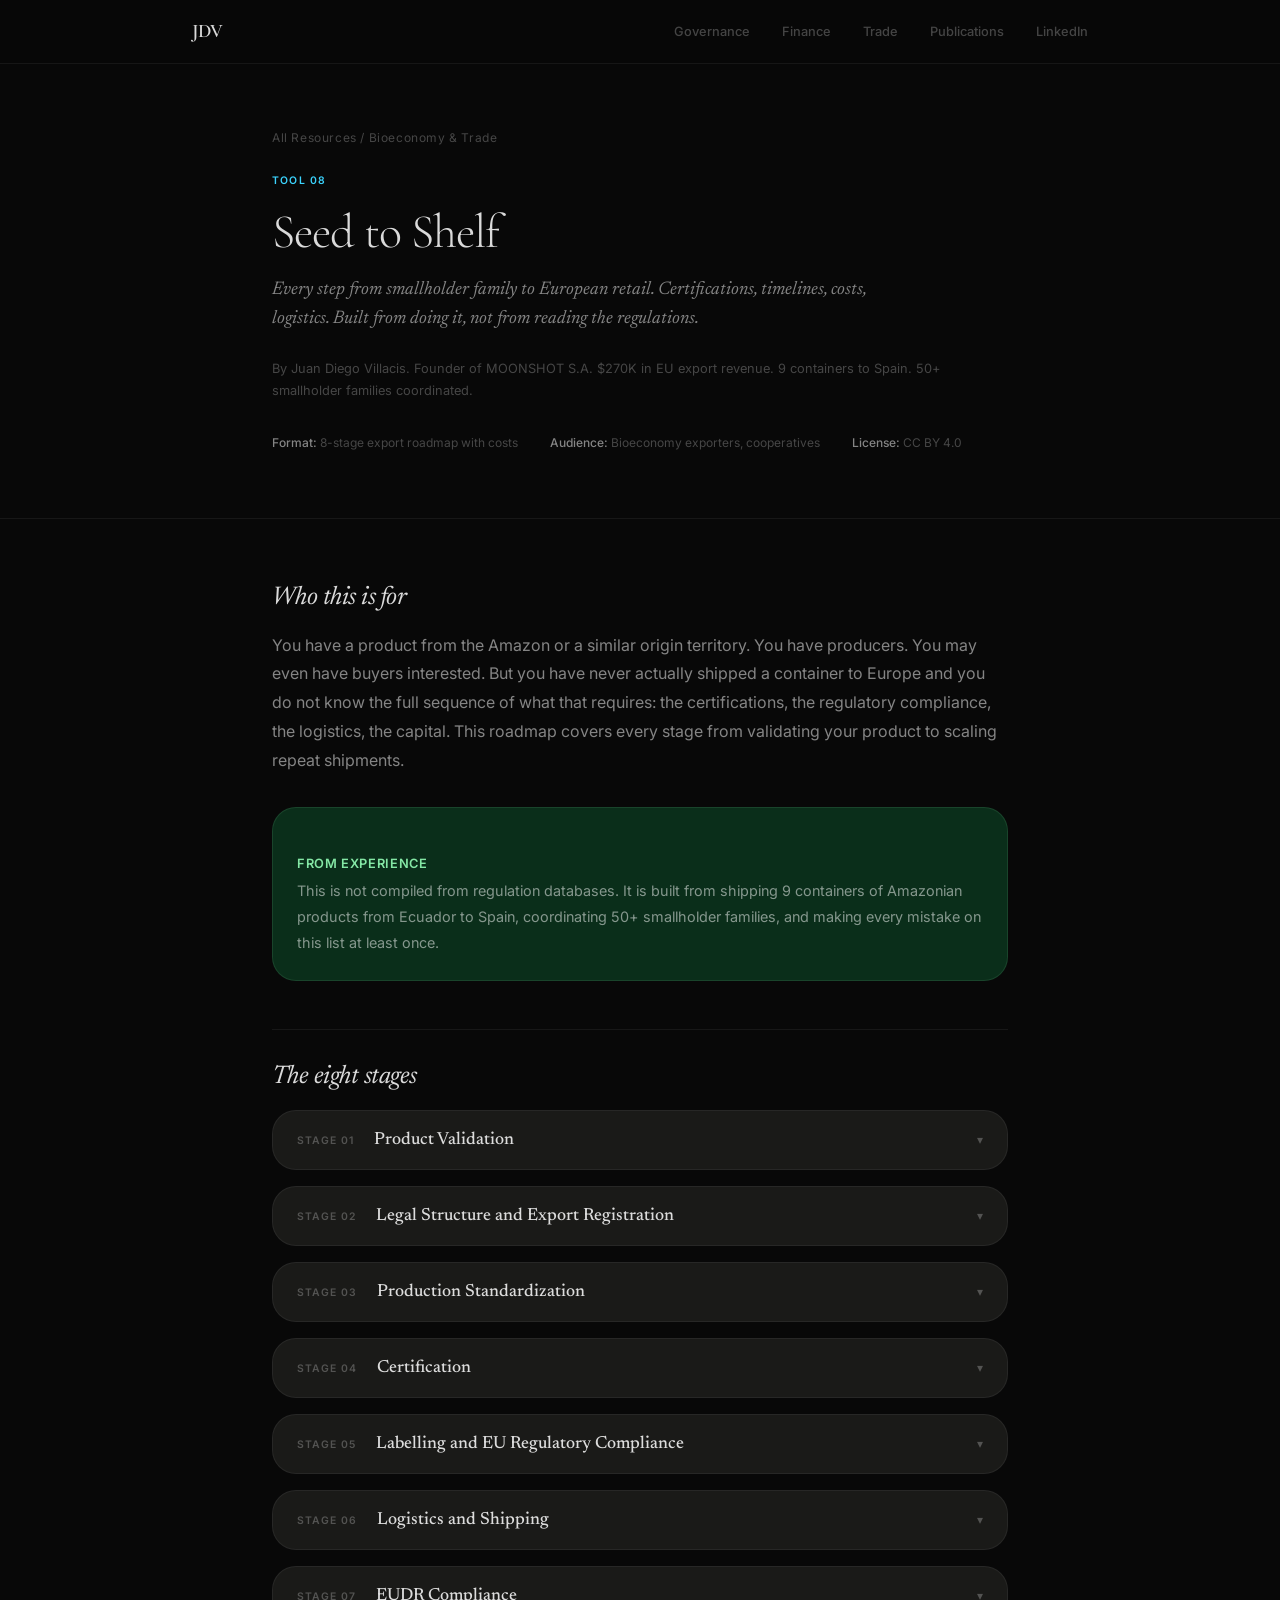
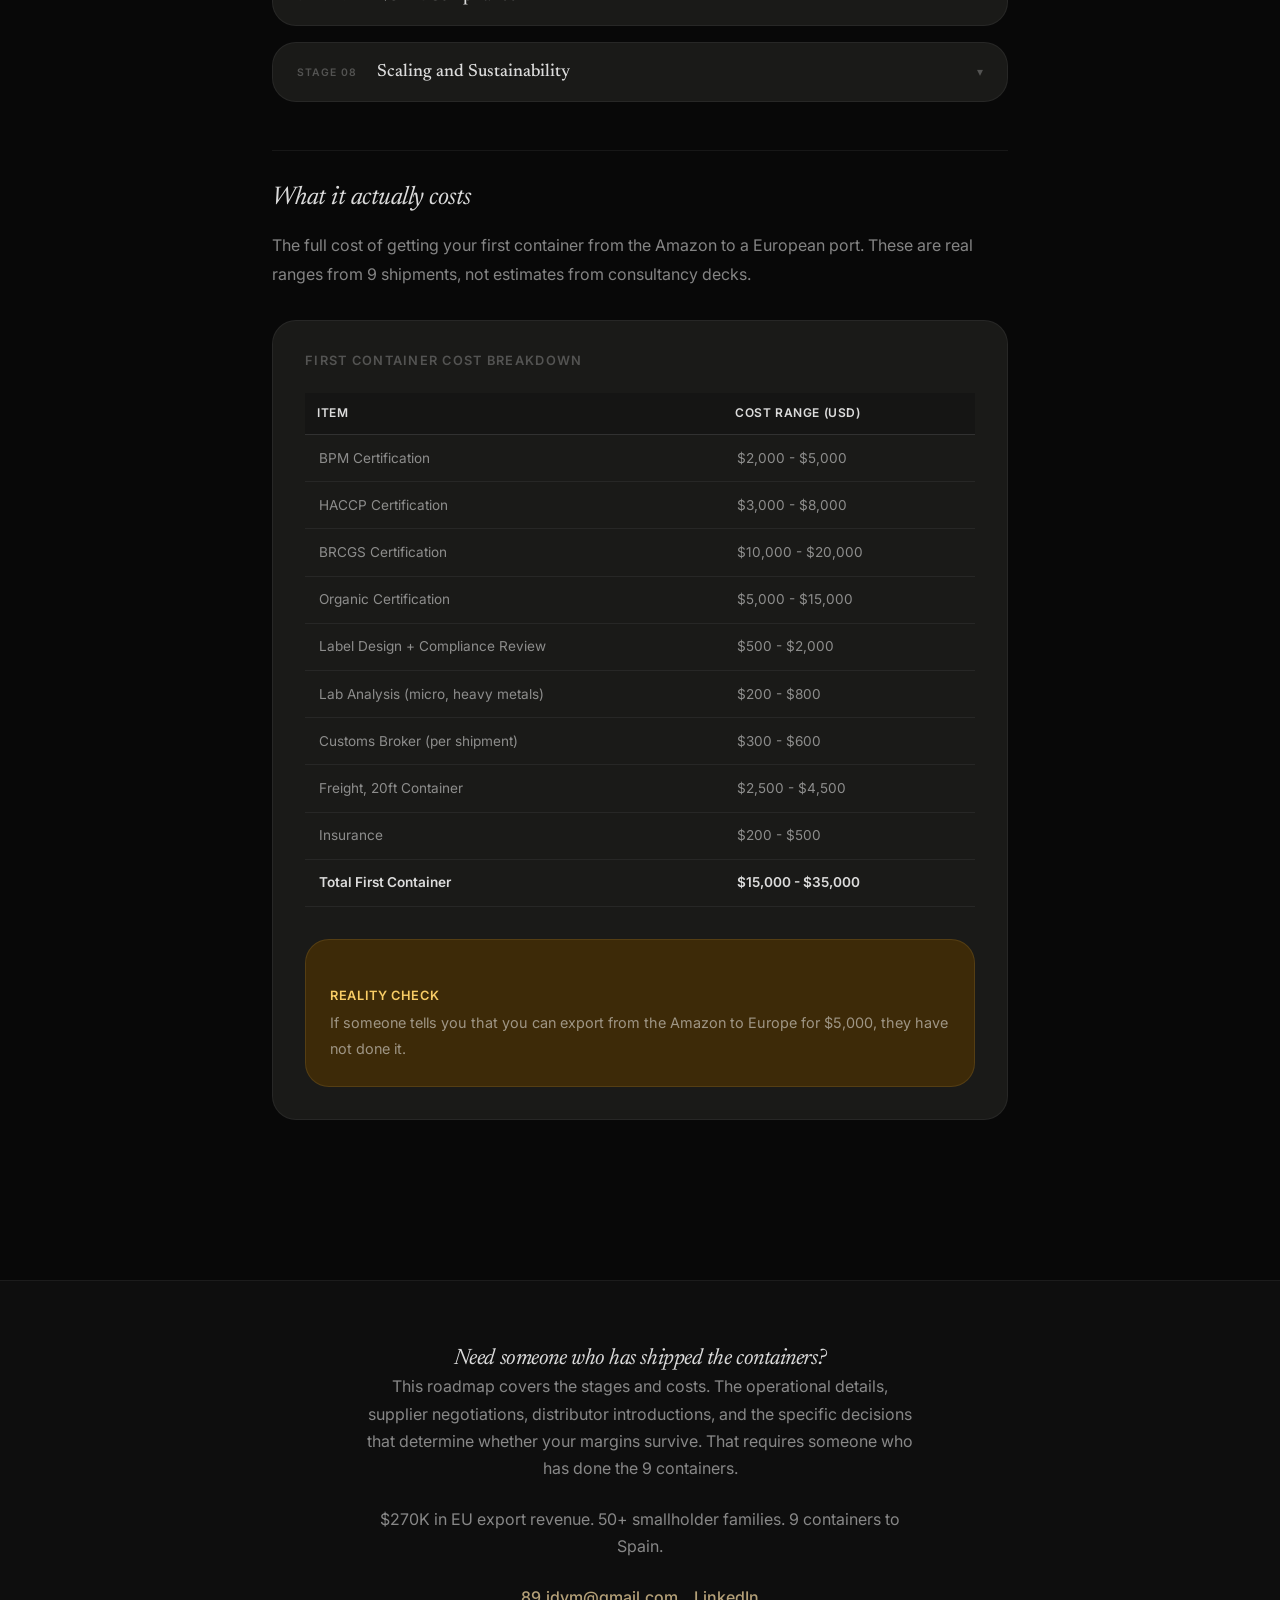
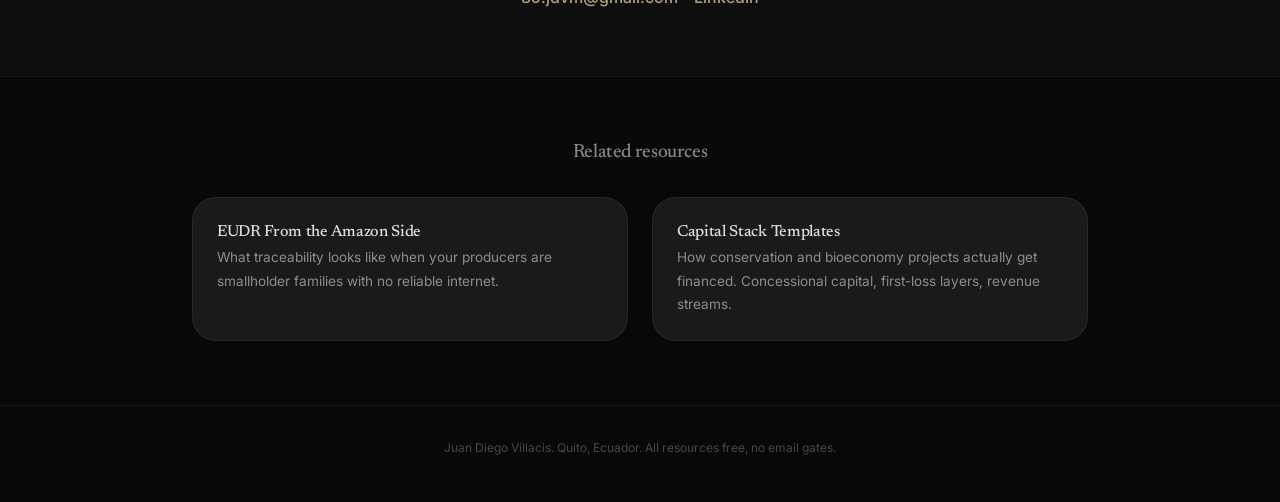
<file: seed-to-shelf/index.html>
<!DOCTYPE html>
<html lang="en">
<head>
  <meta charset="UTF-8">
  <meta name="viewport" content="width=device-width, initial-scale=1.0">
  <title>Seed to Shelf -- Juan Diego Villacis</title>
  <meta name="description" content="Every step from smallholder family to European retail. Certifications, timelines, costs, logistics. Built from doing it, not from reading the regulations.">
  <meta name="author" content="Juan Diego Villacis">
  <meta property="og:type" content="website">
  <meta property="og:title" content="Seed to Shelf">
  <meta property="og:description" content="8-stage export roadmap for Amazon-origin products. Real costs, real timelines, real regulatory hurdles.">
  <meta property="og:image" content="https://89jdvm.github.io/resources/shared/og/og-seed-to-shelf.png">
  <meta property="og:url" content="https://89jdvm.github.io/resources/seed-to-shelf/">
  <meta name="twitter:card" content="summary_large_image">
  <meta name="twitter:title" content="Seed to Shelf">
  <meta name="twitter:description" content="8-stage export roadmap for Amazon-origin products. Real costs, real timelines, real regulatory hurdles.">
  <meta name="twitter:image" content="https://89jdvm.github.io/resources/shared/og/og-seed-to-shelf.png">

  <link rel="preconnect" href="https://fonts.googleapis.com">
  <link href="https://fonts.googleapis.com/css2?family=Cormorant+Garamond:ital,wght@0,300;0,400;0,500;0,600;1,300;1,400&family=Inter:wght@300;400;500;600&family=Newsreader:ital,opsz,wght@0,6..72,300;0,6..72,400;0,6..72,500;1,6..72,300;1,6..72,400&display=swap" rel="stylesheet">
  <link rel="stylesheet" href="../shared/css/base.css">
  <link rel="stylesheet" href="../shared/css/resource.css">

  <style>
    .cost-table {
      width: 100%;
      border-collapse: collapse;
      margin: var(--space-md) 0;
      font-size: var(--font-size-sm);
    }
    .cost-table th {
      background: var(--surface-up);
      color: var(--text);
      padding: 0.85em 1em;
      text-align: left;
      font-weight: 600;
      font-size: 0.75rem;
      letter-spacing: 0.05em;
      text-transform: uppercase;
      border-bottom: 1px solid var(--line-bright);
    }
    .cost-table td {
      padding: 0.85em 1em;
      border-bottom: 1px solid var(--line);
      color: var(--text-mid);
    }
    .cost-table tr:hover td {
      background: var(--surface-up);
    }
    .cost-table tr:last-child td {
      font-weight: 600;
      color: var(--text);
      border-top: 1px solid var(--line-bright);
    }
  </style>
</head>

<body class="resource-page">

  <header class="resource-header">
    <div class="container">
      <div class="breadcrumb"><a href="../">All Resources</a> / Bioeconomy & Trade</div>
      <span class="tool-number label--trade">Tool 08</span>
      <h1>Seed to Shelf</h1>
      <p class="subtitle">Every step from smallholder family to European retail. Certifications, timelines, costs, logistics. Built from doing it, not from reading the regulations.</p>
      <p class="author-line">By Juan Diego Villacis. Founder of MOONSHOT S.A. $270K in EU export revenue. 9 containers to Spain. 50+ smallholder families coordinated.</p>
      <div class="meta-row">
        <span class="meta-item"><strong>Format:</strong> 8-stage export roadmap with costs</span>
        <span class="meta-item"><strong>Audience:</strong> Bioeconomy exporters, cooperatives</span>
        <span class="meta-item"><strong>License:</strong> CC BY 4.0</span>
      </div>
    </div>
  </header>

  <main class="resource-body">
    <div class="container">

      <h2>Who this is for</h2>
      <p>You have a product from the Amazon or a similar origin territory. You have producers. You may even have buyers interested. But you have never actually shipped a container to Europe and you do not know the full sequence of what that requires: the certifications, the regulatory compliance, the logistics, the capital. This roadmap covers every stage from validating your product to scaling repeat shipments.</p>

      <div class="callout callout--field">
        <h4>From experience</h4>
        <p>This is not compiled from regulation databases. It is built from shipping 9 containers of Amazonian products from Ecuador to Spain, coordinating 50+ smallholder families, and making every mistake on this list at least once.</p>
      </div>

      <!-- ============ 8 STAGES ============ -->
      <h2>The eight stages</h2>

      <!-- Stage 1 -->
      <div class="expandable">
        <button class="expandable-trigger">
          <span><span class="number">Stage 01</span> Product Validation</span>
          <span class="chevron">&#9662;</span>
        </button>
        <div class="expandable-content">
          <p>Do not start with production. Start with the buyer. Find buyers first, send samples, get pricing feedback, and work backwards from what the market will pay to what your supply chain needs to deliver.</p>
          <p>Send 3-5 samples to potential distributors in your target market. Ask for pricing feedback, not commitment. You need to know the landed price they expect before you can calculate whether your margins work.</p>
          <p>Work backwards from the buyer's required spec: packaging format, minimum order quantity, delivery frequency, shelf life requirements. These constraints define your entire production and logistics chain.</p>
          <div class="callout callout--insight">
            <h4>What I learned</h4>
            <p>First container was cacao snacks, thin margin. By the 4th container, I shifted to higher-value functional ingredients. The product that sells easiest is rarely the product with the best margin. Validate both desirability and unit economics before committing to production infrastructure.</p>
          </div>
        </div>
      </div>

      <!-- Stage 2 -->
      <div class="expandable">
        <button class="expandable-trigger">
          <span><span class="number">Stage 02</span> Legal Structure and Export Registration</span>
          <span class="chevron">&#9662;</span>
        </button>
        <div class="expandable-content">
          <p>In Ecuador, you need three things before you can legally export: SRI registration (tax authority) with export activity codes, Ecuapass registration (customs platform) with your digital signature, and Agrocalidad registration if your product is food, agricultural, or plant-based.</p>
          <p><strong>Timeline:</strong> 2-4 weeks if your corporate documents are clean. 2-3 months if you have issues with your RUC, your legal representative's signature, or your Agrocalidad facility inspection.</p>
          <p>Do not underestimate the Agrocalidad facility inspection. They will visit your processing facility and it must meet BPM (Good Manufacturing Practices) standards before they issue your export registration. If your facility is not ready, this single step can delay your entire timeline by months.</p>
          <div class="callout callout--warning">
            <h4>Common bottleneck</h4>
            <p>Digital signatures for Ecuapass expire and must be renewed annually. If your legal representative changes, you need a new signature. Budget time for this administrative step; it has delayed more first containers than any certification.</p>
          </div>
        </div>
      </div>

      <!-- Stage 3 -->
      <div class="expandable">
        <button class="expandable-trigger">
          <span><span class="number">Stage 03</span> Production Standardization</span>
          <span class="chevron">&#9662;</span>
        </button>
        <div class="expandable-content">
          <p>The gap between "we know how to produce" and "same spec every batch" is enormous. This is where most smallholder-based export operations fail, not at the border, but in the production facility.</p>
          <p>You need written Standard Operating Procedures (SOPs) for every step of your production process. Not because auditors require them (they do), but because without them you cannot guarantee the consistency that repeat buyers demand.</p>
          <p>BPM (Buenas Practicas de Manufactura) is the baseline. It covers facility hygiene, personnel practices, equipment maintenance, pest control, water quality, waste management, and documentation. In Ecuador, BPM certification is a prerequisite for Agrocalidad export registration and for HACCP certification.</p>
          <ul>
            <li><strong>Document every process.</strong> Receiving raw material, storage conditions, processing steps, packaging, labeling, dispatch.</li>
            <li><strong>Train every operator.</strong> Written SOPs mean nothing if the people doing the work have not been trained on them.</li>
            <li><strong>Record every batch.</strong> Traceability starts here: lot numbers, dates, quantities, supplier IDs.</li>
          </ul>
        </div>
      </div>

      <!-- Stage 4 -->
      <div class="expandable">
        <button class="expandable-trigger">
          <span><span class="number">Stage 04</span> Certification</span>
          <span class="chevron">&#9662;</span>
        </button>
        <div class="expandable-content">
          <p>Certifications are the gatekeepers of European retail. Which ones you need depends on your buyer, your product category, and your target channel.</p>
          <table class="cost-table">
            <thead>
              <tr><th>Certification</th><th>Cost Range</th><th>Timeline</th><th>Notes</th></tr>
            </thead>
            <tbody>
              <tr><td>BPM</td><td>$2K - $5K</td><td>1-3 months</td><td>Prerequisite for everything else</td></tr>
              <tr><td>HACCP</td><td>$3K - $8K</td><td>3-6 months</td><td>Required by most EU buyers</td></tr>
              <tr><td>BRCGS</td><td>$10K - $20K</td><td>6-12 months</td><td>Major retail chains require this</td></tr>
              <tr><td>Organic (EU/USDA)</td><td>$5K - $15K/year</td><td>Varies</td><td>Annual recertification required</td></tr>
            </tbody>
          </table>
          <div class="callout callout--warning">
            <h4>The recertification trap</h4>
            <p>Certifications are annual. Budget the cost of recertification before you receive your first certificate. Many exporters celebrate getting HACCP certified without realizing they need to pay again in 12 months. Build recertification into your annual operating costs from day one.</p>
          </div>
          <p><strong>Sequence matters.</strong> BPM first (it is a prerequisite for HACCP). HACCP second (most EU buyers require it at minimum). BRCGS only if your target buyer requires it. Organic only if your supply chain can genuinely support it and the price premium justifies the cost.</p>
        </div>
      </div>

      <!-- Stage 5 -->
      <div class="expandable">
        <button class="expandable-trigger">
          <span><span class="number">Stage 05</span> Labelling and EU Regulatory Compliance</span>
          <span class="chevron">&#9662;</span>
        </button>
        <div class="expandable-content">
          <p>EU labelling requirements are specific and enforced at the border. Your label must include:</p>
          <ul>
            <li>Product name (legal name under EU food law)</li>
            <li>List of ingredients (descending order by weight)</li>
            <li>Allergen declaration (bold text)</li>
            <li>Net quantity</li>
            <li>Date of minimum durability or use-by date</li>
            <li>Storage conditions</li>
            <li>Country of origin</li>
            <li>Nutritional declaration (per 100g and optionally per serving)</li>
            <li>Name and address of the EU-based food business operator</li>
            <li>Lot number for traceability</li>
            <li>Language requirements (language of the destination market)</li>
          </ul>
          <p>The last point is critical: your label must be in the language of the country where the product is sold. If you are selling in Spain, the label is in Spanish. Germany, in German. If your distributor covers multiple markets, you may need multilingual labels.</p>
          <div class="callout callout--insight">
            <h4>Learned the hard way</h4>
            <p>I reprinted 4,000 labels for the 3rd container because I switched distributors and the new distributor required different label information (their company name and address as the EU food business operator). Budget label redesign into every distributor change.</p>
          </div>
        </div>
      </div>

      <!-- Stage 6 -->
      <div class="expandable">
        <button class="expandable-trigger">
          <span><span class="number">Stage 06</span> Logistics and Shipping</span>
          <span class="chevron">&#9662;</span>
        </button>
        <div class="expandable-content">
          <p><strong>Container options:</strong> 20ft standard (most common for first shipments), 40ft standard, 40ft high cube, or refrigerated (reefer) if your product requires temperature control. A 20ft container holds roughly 10-12 pallets.</p>
          <p><strong>Route:</strong> Ecuador to Spain, 18-25 days depending on the shipping line, port of origin (Guayaquil), and whether there are transshipment stops (Panama is common).</p>
          <p><strong>Documents per shipment:</strong></p>
          <ul>
            <li>Commercial invoice</li>
            <li>Packing list</li>
            <li>Bill of lading (B/L)</li>
            <li>Certificate of origin</li>
            <li>Phytosanitary certificate (Agrocalidad)</li>
            <li>HACCP or food safety certificate</li>
            <li>Lab analysis results (microbiological, heavy metals as applicable)</li>
            <li>EUR.1 movement certificate (for tariff preferences under trade agreements)</li>
          </ul>
          <p><strong>Customs broker relationship:</strong> Find a customs broker in Ecuador who has processed food exports to the EU before. Not all customs brokers are equal. A broker who specializes in mining exports will not know the phytosanitary requirements for food products. Interview at least three. Ask for references from other food exporters.</p>
          <div class="callout callout--field">
            <h4>Port timing</h4>
            <p>Book your container slot 2-3 weeks before your production is finished. Port congestion in Guayaquil can add 3-7 days. If you are shipping perishable or time-sensitive products, this buffer is not optional.</p>
          </div>
        </div>
      </div>

      <!-- Stage 7 -->
      <div class="expandable">
        <button class="expandable-trigger">
          <span><span class="number">Stage 07</span> EUDR Compliance</span>
          <span class="chevron">&#9662;</span>
        </button>
        <div class="expandable-content">
          <p>The EU Deforestation Regulation (EUDR) applies to cacao, coffee, soy, palm oil, wood, rubber, and cattle products entering the EU market. If your export product falls under these categories, you need to comply.</p>
          <p><strong>What it requires:</strong></p>
          <ul>
            <li><strong>Geolocation data</strong> for every plot of land where your raw material was produced. GPS coordinates, polygon boundaries for plots larger than 4 hectares.</li>
            <li><strong>Deforestation-free verification</strong> proving the land was not deforested after December 31, 2020.</li>
            <li><strong>Due diligence statement</strong> filed in the EU's information system before the product enters the market.</li>
          </ul>
          <p>The compliance burden falls on the exporter and the importer jointly, but in practice, the exporter does most of the work because the data originates at the producer level.</p>
          <div class="callout callout--insight">
            <h4>Zero-Knowledge Verification</h4>
            <p>One concept worth exploring: systems that allow producers to prove compliance (deforestation-free status, legal land use) without revealing the exact location of their plots to every actor in the supply chain. This protects producer privacy while satisfying regulatory requirements. The technology exists; the implementation frameworks are still emerging.</p>
          </div>
          <p>For the full compliance checklist and field-level implementation guide, see <a href="../eudr-field-guide/">EUDR From the Amazon Side</a>.</p>
        </div>
      </div>

      <!-- Stage 8 -->
      <div class="expandable">
        <button class="expandable-trigger">
          <span><span class="number">Stage 08</span> Scaling and Sustainability</span>
          <span class="chevron">&#9662;</span>
        </button>
        <div class="expandable-content">
          <p>Your first container is a proof of concept. The question is whether your operation can sustain repeat shipments. Several dynamics shift once you move from one-off to ongoing:</p>
          <ul>
            <li><strong>Payment terms shift.</strong> First container, buyers may pay upfront or on short terms. By the third container, they expect 30-60-90 day payment terms. You need working capital to cover production and shipping while waiting for payment.</li>
            <li><strong>Pre-financing needs.</strong> Smallholder families need to be paid at harvest, not when your buyer pays you 90 days later. The gap between when you pay producers and when you receive payment is the single biggest cash flow challenge in this model.</li>
            <li><strong>Quality consistency.</strong> One bad container can end a buyer relationship. As you scale, quality control becomes exponentially harder because you are aggregating from more producers with more variation.</li>
            <li><strong>Working capital gap:</strong> 90+ days is typical. You pay producers at harvest, pay for processing, pay for shipping, and then wait 60-90 days for the buyer to pay. That gap can be $30K-$80K per container depending on your product.</li>
          </ul>
          <div class="callout callout--field">
            <h4>The trust machine</h4>
            <p>At scale, this operation runs on trust at every link. Producers trust you will pay fair prices. You trust producers will deliver consistent quality. Buyers trust you will deliver on time and on spec. Financiers trust you will repay. Every broken link collapses the chain. Building that trust takes years, not contracts.</p>
          </div>
        </div>
      </div>

      <!-- ============ COST TABLE ============ -->
      <h2>What it actually costs</h2>
      <p>The full cost of getting your first container from the Amazon to a European port. These are real ranges from 9 shipments, not estimates from consultancy decks.</p>

      <div class="tool-container">
        <h3>First Container Cost Breakdown</h3>
        <table class="cost-table">
          <thead>
            <tr><th>Item</th><th>Cost Range (USD)</th></tr>
          </thead>
          <tbody>
            <tr><td>BPM Certification</td><td>$2,000 - $5,000</td></tr>
            <tr><td>HACCP Certification</td><td>$3,000 - $8,000</td></tr>
            <tr><td>BRCGS Certification</td><td>$10,000 - $20,000</td></tr>
            <tr><td>Organic Certification</td><td>$5,000 - $15,000</td></tr>
            <tr><td>Label Design + Compliance Review</td><td>$500 - $2,000</td></tr>
            <tr><td>Lab Analysis (micro, heavy metals)</td><td>$200 - $800</td></tr>
            <tr><td>Customs Broker (per shipment)</td><td>$300 - $600</td></tr>
            <tr><td>Freight, 20ft Container</td><td>$2,500 - $4,500</td></tr>
            <tr><td>Insurance</td><td>$200 - $500</td></tr>
            <tr><td><strong>Total First Container</strong></td><td><strong>$15,000 - $35,000</strong></td></tr>
          </tbody>
        </table>
        <div class="callout callout--warning" style="margin-bottom: 0;">
          <h4>Reality check</h4>
          <p>If someone tells you that you can export from the Amazon to Europe for $5,000, they have not done it.</p>
        </div>
      </div>

    </div>
  </main>

  <section class="author-cta">
    <div class="container">
      <h2>Need someone who has shipped the containers?</h2>
      <p>This roadmap covers the stages and costs. The operational details, supplier negotiations, distributor introductions, and the specific decisions that determine whether your margins survive. That requires someone who has done the 9 containers.</p>
      <p>$270K in EU export revenue. 50+ smallholder families. 9 containers to Spain.</p>
      <div class="contact-links">
        <a href="mailto:89.jdvm@gmail.com">89.jdvm@gmail.com</a>
        <a href="https://linkedin.com/in/jdv42/" target="_blank" rel="noopener">LinkedIn</a>
      </div>
    </div>
  </section>

  <section class="related-resources">
    <h3>Related resources</h3>
    <div class="related-grid">
      <a href="../eudr-field-guide/" class="related-card">
        <h4>EUDR From the Amazon Side</h4>
        <p>What traceability looks like when your producers are smallholder families with no reliable internet.</p>
      </a>
      <a href="../blended-finance-templates/" class="related-card">
        <h4>Capital Stack Templates</h4>
        <p>How conservation and bioeconomy projects actually get financed. Concessional capital, first-loss layers, revenue streams.</p>
      </a>
    </div>
  </section>

  <footer class="site-footer">
    <p>Juan Diego Villacis. Quito, Ecuador. All resources free, no email gates.</p>
  </footer>

  <script src="../shared/js/nav.js"></script>
</body>
</html>
</file>
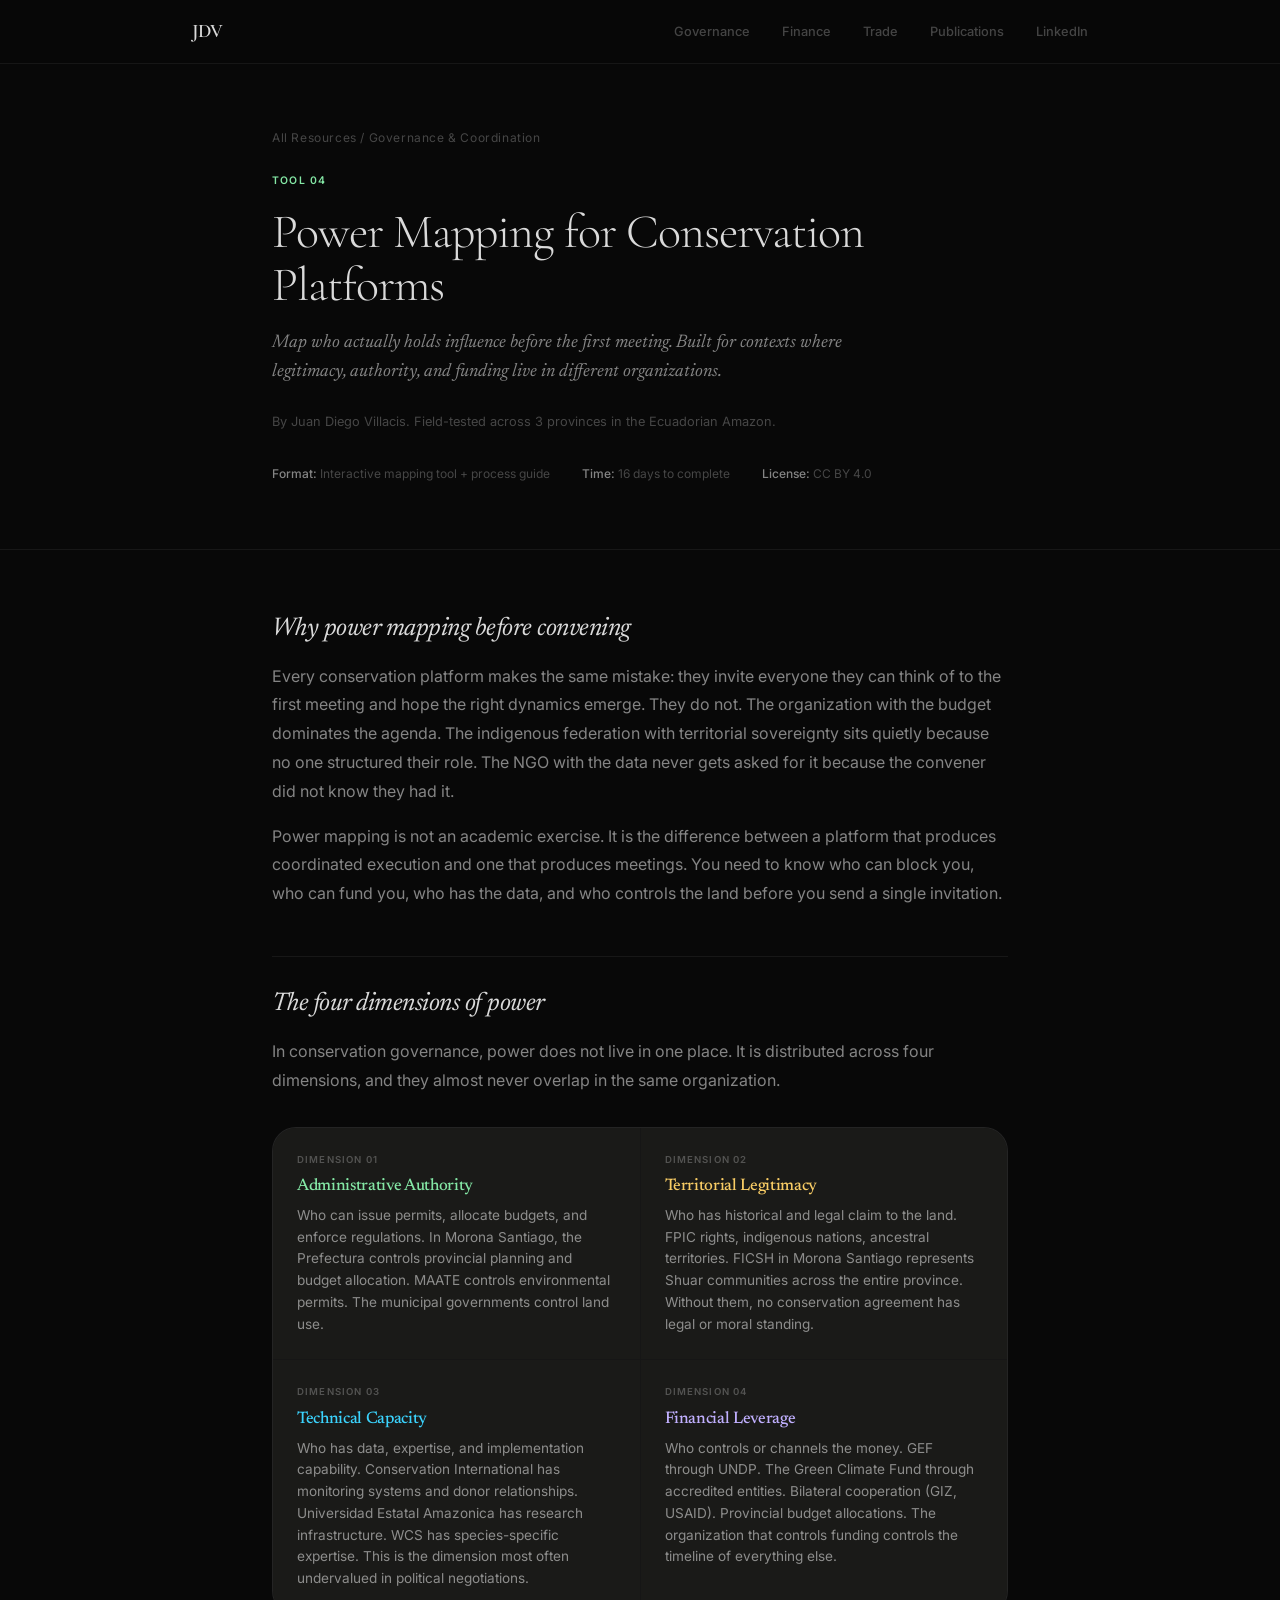
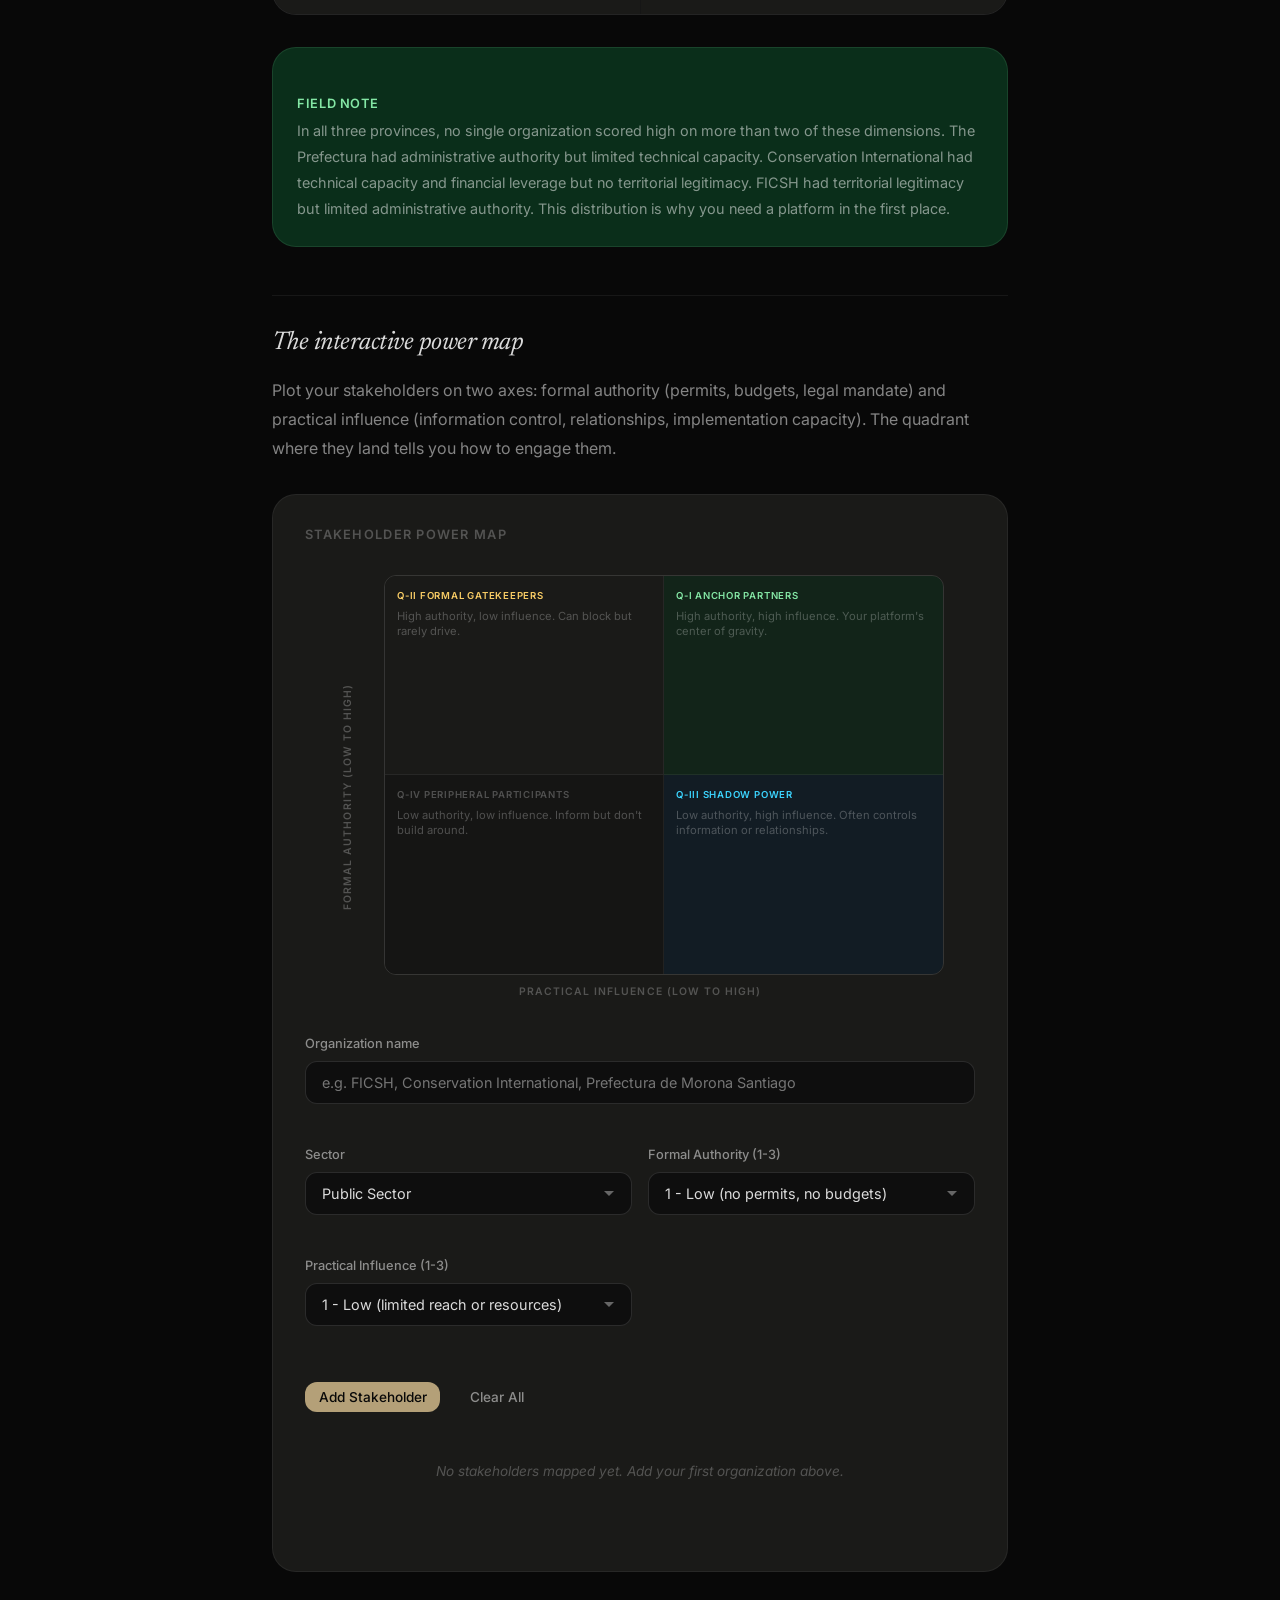
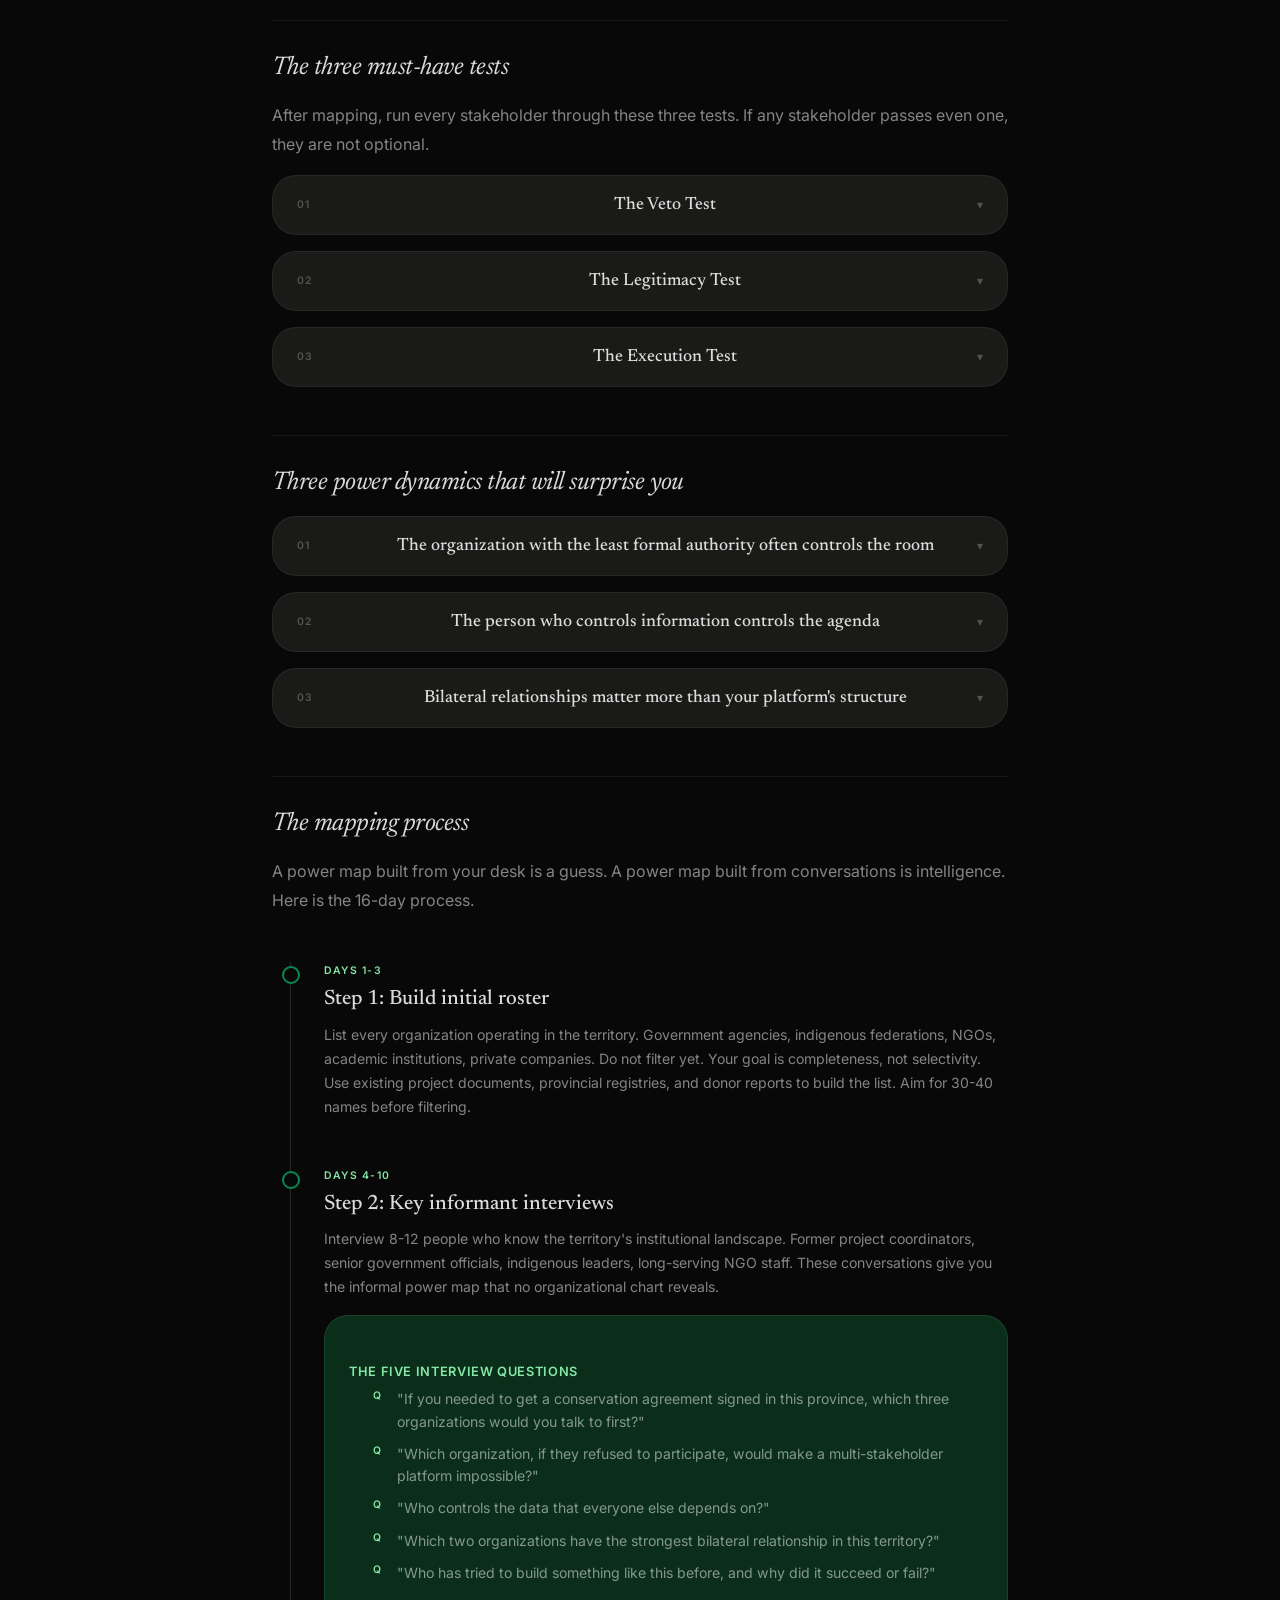
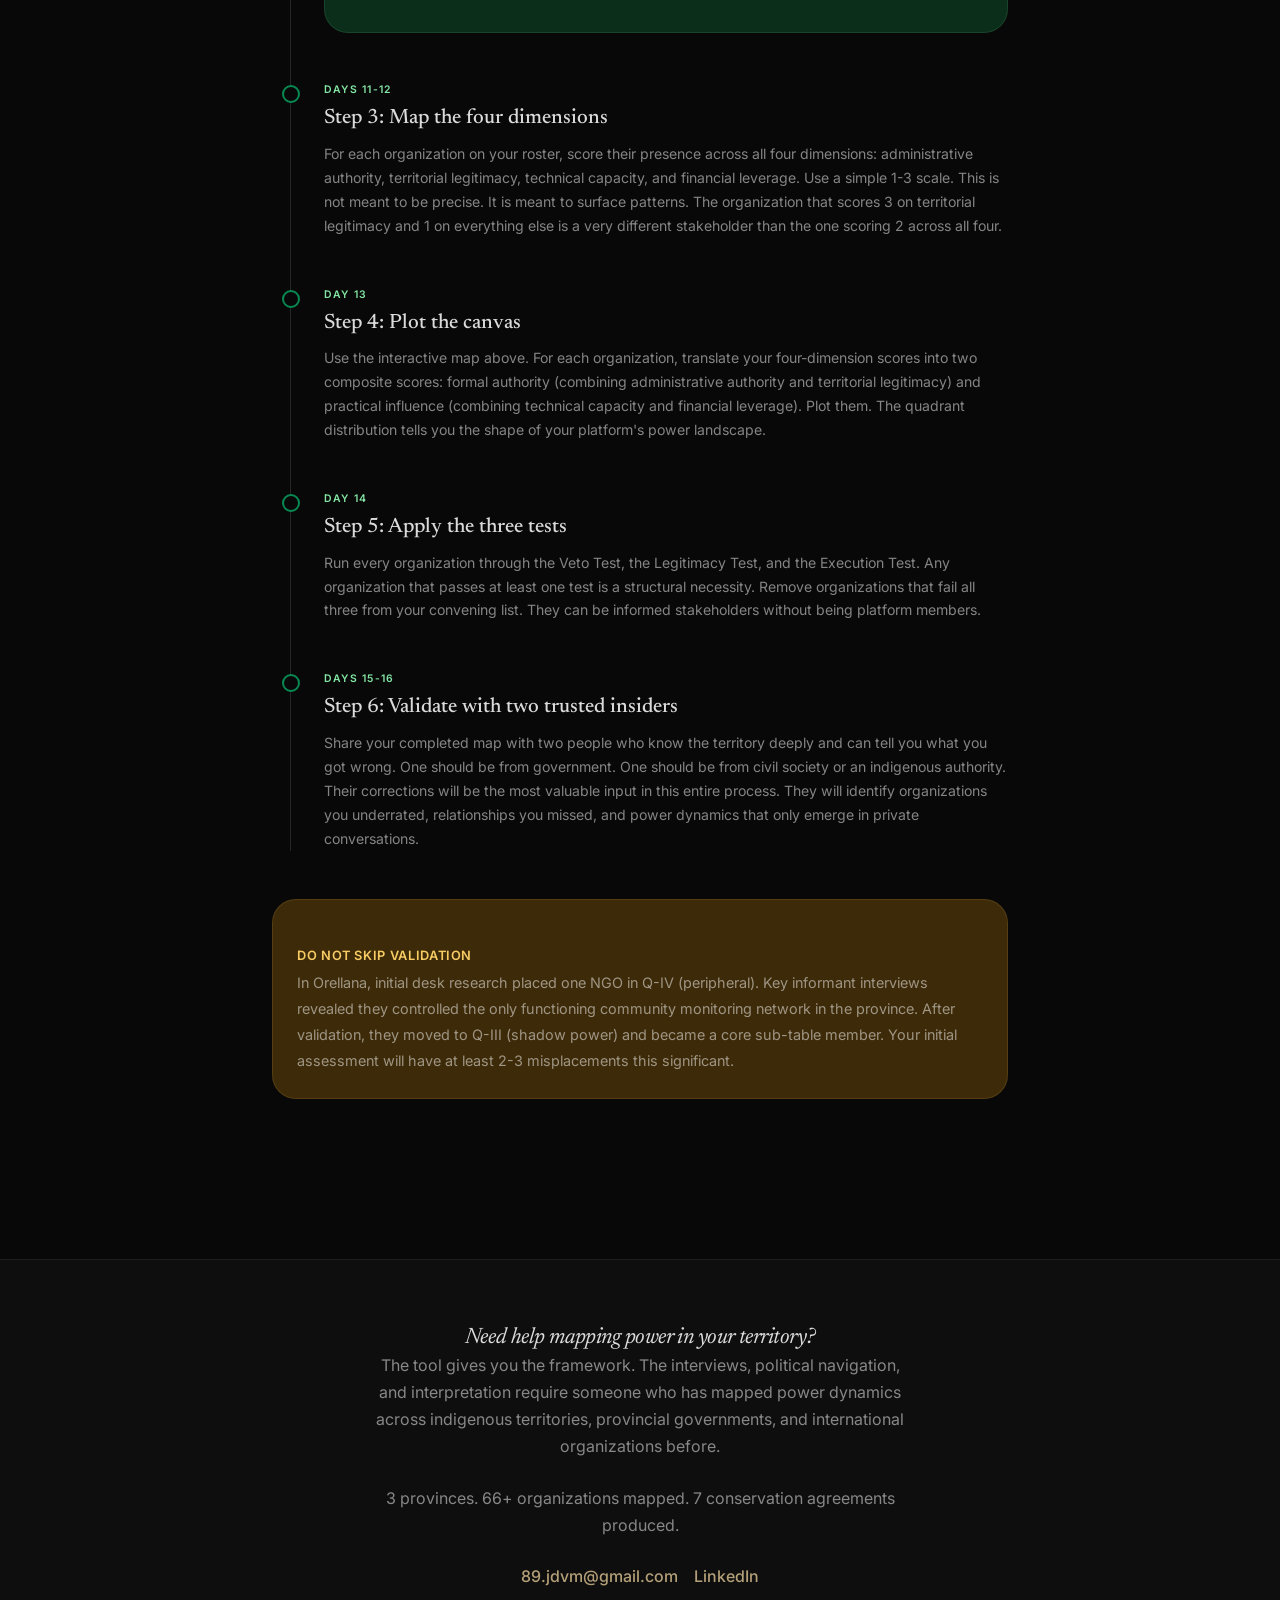
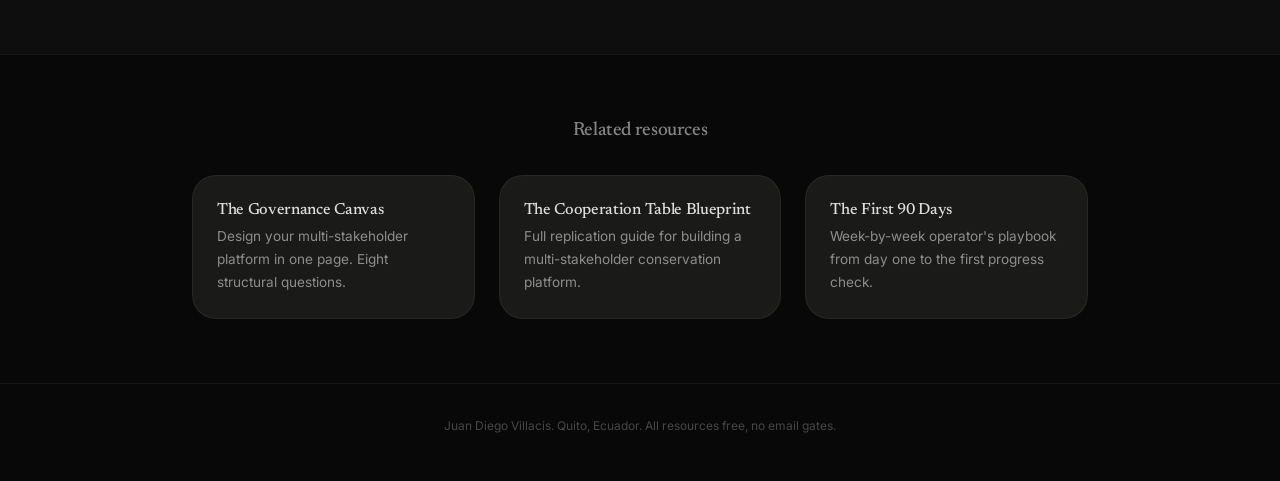
<file: stakeholder-power-mapping/index.html>
<!DOCTYPE html>
<html lang="en">
<head>
  <meta charset="UTF-8">
  <meta name="viewport" content="width=device-width, initial-scale=1.0">
  <title>Power Mapping for Conservation Platforms -- Juan Diego Villacis</title>
  <meta name="description" content="Interactive stakeholder power mapping tool for conservation platforms. Map formal authority, practical influence, and four dimensions of power before convening.">
  <meta name="author" content="Juan Diego Villacis">
  <meta property="og:type" content="website">
  <meta property="og:title" content="Stakeholder Power Mapping">
  <meta property="og:description" content="Interactive 2x2 matrix tool. Plot stakeholders by influence and alignment, get strategy recommendations per quadrant.">
  <meta property="og:image" content="https://89jdvm.github.io/resources/shared/og/og-stakeholder-power-mapping.png">
  <meta property="og:url" content="https://89jdvm.github.io/resources/stakeholder-power-mapping/">
  <meta name="twitter:card" content="summary_large_image">
  <meta name="twitter:title" content="Stakeholder Power Mapping">
  <meta name="twitter:description" content="Interactive 2x2 matrix tool. Plot stakeholders by influence and alignment, get strategy recommendations per quadrant.">
  <meta name="twitter:image" content="https://89jdvm.github.io/resources/shared/og/og-stakeholder-power-mapping.png">

  <link rel="preconnect" href="https://fonts.googleapis.com">
  <link href="https://fonts.googleapis.com/css2?family=Cormorant+Garamond:ital,wght@0,300;0,400;0,500;0,600;1,300;1,400&family=Inter:wght@300;400;500;600&family=Newsreader:ital,opsz,wght@0,6..72,300;0,6..72,400;0,6..72,500;1,6..72,300;1,6..72,400&display=swap" rel="stylesheet">
  <link rel="stylesheet" href="../shared/css/base.css">
  <link rel="stylesheet" href="../shared/css/resource.css">

  <style>
    /* --- Power Dimension Cards --- */
    .dimension-grid {
      display: grid;
      grid-template-columns: 1fr 1fr;
      gap: 1px;
      background: var(--line);
      border: 1px solid var(--line);
      border-radius: var(--radius-lg);
      overflow: hidden;
      margin: var(--space-lg) 0;
    }
    .dimension-card {
      background: var(--surface-card);
      padding: 1.5rem;
    }
    .dimension-card .dim-number {
      font-family: var(--sans);
      font-size: 0.6rem;
      font-weight: 600;
      letter-spacing: 0.12em;
      text-transform: uppercase;
      color: var(--text-dim);
      margin-bottom: 0.5rem;
      display: block;
    }
    .dimension-card h4 {
      font-family: var(--serif);
      font-size: 1.05rem;
      font-weight: 500;
      margin-bottom: 0.5rem;
      margin-top: 0;
    }
    .dimension-card p {
      font-size: 0.85rem;
      color: var(--text-mid);
      margin: 0;
      line-height: 1.6;
    }
    .dimension-card:nth-child(1) h4 { color: var(--canopy-light); }
    .dimension-card:nth-child(2) h4 { color: var(--amber-light); }
    .dimension-card:nth-child(3) h4 { color: var(--river-light); }
    .dimension-card:nth-child(4) h4 { color: var(--ube-light); }

    /* --- Interactive Power Map --- */
    .power-map-wrapper {
      margin: var(--space-lg) 0;
    }

    .power-map-container {
      position: relative;
      width: 100%;
      max-width: 560px;
      margin: 0 auto var(--space-lg);
    }

    .power-map-axes {
      position: relative;
    }

    .axis-label-y {
      position: absolute;
      left: -12px;
      top: 50%;
      transform: rotate(-90deg) translateX(-50%);
      transform-origin: left center;
      font-family: var(--sans);
      font-size: 0.65rem;
      font-weight: 600;
      letter-spacing: 0.1em;
      text-transform: uppercase;
      color: var(--text-dim);
      white-space: nowrap;
    }

    .axis-label-x {
      text-align: center;
      font-family: var(--sans);
      font-size: 0.65rem;
      font-weight: 600;
      letter-spacing: 0.1em;
      text-transform: uppercase;
      color: var(--text-dim);
      margin-top: var(--space-xs);
    }

    .axis-end-label {
      font-size: 0.6rem;
      color: var(--text-dim);
      font-family: var(--sans);
      letter-spacing: 0.05em;
    }

    .power-grid {
      display: grid;
      grid-template-columns: 1fr 1fr;
      grid-template-rows: 1fr 1fr;
      width: 100%;
      aspect-ratio: 1.4 / 1;
      border: 1px solid var(--line-bright);
      border-radius: var(--radius);
      overflow: hidden;
      margin-left: 24px;
    }

    .quadrant {
      position: relative;
      padding: 0.75rem;
      min-height: 160px;
      display: flex;
      flex-direction: column;
    }

    .quadrant-label {
      font-family: var(--sans);
      font-size: 0.6rem;
      font-weight: 600;
      letter-spacing: 0.08em;
      text-transform: uppercase;
      margin-bottom: 0.25rem;
    }

    .quadrant-desc {
      font-size: 0.7rem;
      color: var(--text-dim);
      line-height: 1.4;
      margin-bottom: 0.5rem;
    }

    .quadrant-chips {
      display: flex;
      flex-wrap: wrap;
      gap: 4px;
      flex: 1;
      align-content: flex-start;
    }

    /* Q-II: top-left (high authority, low influence) */
    .quadrant--ii {
      background: var(--surface-card);
      border-right: 1px solid var(--line);
      border-bottom: 1px solid var(--line);
    }
    .quadrant--ii .quadrant-label { color: var(--amber-light); }

    /* Q-I: top-right (high authority, high influence) */
    .quadrant--i {
      background: rgba(10, 46, 26, 0.5);
      border-bottom: 1px solid var(--line);
    }
    .quadrant--i .quadrant-label { color: var(--canopy-light); }

    /* Q-IV: bottom-left (low authority, low influence) */
    .quadrant--iv {
      background: var(--surface-up);
      border-right: 1px solid var(--line);
    }
    .quadrant--iv .quadrant-label { color: var(--text-dim); }

    /* Q-III: bottom-right (low authority, high influence) */
    .quadrant--iii {
      background: rgba(10, 30, 48, 0.5);
      border-left: none;
    }
    .quadrant--iii .quadrant-label { color: var(--river-light); }

    /* Stakeholder chips */
    .stakeholder-chip {
      display: inline-flex;
      align-items: center;
      gap: 4px;
      padding: 3px 8px;
      border-radius: 12px;
      font-size: 0.65rem;
      font-weight: 500;
      font-family: var(--sans);
      white-space: nowrap;
      max-width: 100%;
      overflow: hidden;
      text-overflow: ellipsis;
      line-height: 1.4;
    }

    .chip--public { background: rgba(132, 231, 165, 0.15); color: var(--canopy-light); }
    .chip--indigenous { background: rgba(248, 204, 101, 0.15); color: var(--amber-light); }
    .chip--ngo { background: rgba(59, 211, 253, 0.15); color: var(--river-light); }
    .chip--academia { background: rgba(193, 176, 255, 0.15); color: var(--ube-light); }
    .chip--private { background: rgba(180, 160, 120, 0.15); color: var(--warm-light); }

    /* Add stakeholder form */
    .add-form {
      display: grid;
      grid-template-columns: 1fr 1fr;
      gap: var(--space-sm);
      margin: var(--space-md) 0;
    }
    .add-form .field-group--full {
      grid-column: 1 / -1;
    }

    .form-actions {
      display: flex;
      gap: var(--space-sm);
      margin-top: var(--space-sm);
      grid-column: 1 / -1;
    }

    /* Stakeholder list */
    .stakeholder-list {
      margin-top: var(--space-md);
    }

    .stakeholder-row {
      display: flex;
      align-items: center;
      gap: var(--space-sm);
      padding: 0.6rem 0;
      border-bottom: 1px solid var(--line);
      font-size: 0.85rem;
    }
    .stakeholder-row:last-child { border-bottom: none; }

    .stakeholder-row .org-name {
      flex: 1;
      color: var(--text);
      font-weight: 500;
    }
    .stakeholder-row .org-sector {
      font-size: 0.7rem;
      color: var(--text-dim);
      min-width: 80px;
    }
    .stakeholder-row .org-scores {
      font-size: 0.75rem;
      color: var(--text-mid);
      font-family: var(--sans);
    }
    .stakeholder-row .remove-btn {
      background: none;
      border: none;
      color: var(--text-dim);
      cursor: pointer;
      font-size: 0.85rem;
      padding: 0.25rem 0.5rem;
      border-radius: 6px;
      transition: all 0.2s;
    }
    .stakeholder-row .remove-btn:hover {
      color: #e74c3c;
      background: rgba(231, 76, 60, 0.1);
    }

    .empty-list {
      text-align: center;
      padding: var(--space-md);
      color: var(--text-dim);
      font-size: 0.85rem;
      font-style: italic;
    }

    /* --- Phase Timeline (reused from cooperation-table) --- */
    .phase-timeline {
      position: relative;
      margin: var(--space-xl) 0;
    }
    .phase-timeline::before {
      content: '';
      position: absolute;
      left: 18px;
      top: 0;
      bottom: 0;
      width: 1px;
      background: var(--line-bright);
    }
    .phase-item {
      position: relative;
      padding-left: 52px;
      margin-bottom: var(--space-xl);
    }
    .phase-dot {
      position: absolute;
      left: 10px;
      top: 4px;
      width: 18px;
      height: 18px;
      border-radius: 50%;
      border: 2px solid var(--canopy-mid);
      background: var(--black);
      z-index: 1;
    }
    .phase-label {
      font-family: var(--sans);
      font-size: 0.65rem;
      font-weight: 600;
      letter-spacing: 0.12em;
      text-transform: uppercase;
      color: var(--canopy-light);
      margin-bottom: 0.4rem;
    }
    .phase-title {
      font-family: var(--serif);
      font-size: 1.3rem;
      font-weight: 500;
      color: var(--text);
      margin-bottom: 0.6rem;
      line-height: 1.3;
    }
    .phase-summary {
      font-size: 0.88rem;
      color: var(--text-mid);
      margin-bottom: var(--space-sm);
      line-height: 1.7;
    }

    .interview-questions {
      list-style: none;
      padding: 0;
      margin: var(--space-sm) 0;
    }
    .interview-questions li {
      position: relative;
      padding-left: 1.5rem;
      margin-bottom: 0.6rem;
      font-size: 0.88rem;
      color: var(--text-mid);
      line-height: 1.6;
    }
    .interview-questions li::before {
      content: 'Q';
      position: absolute;
      left: 0;
      font-family: var(--sans);
      font-size: 0.65rem;
      font-weight: 600;
      color: var(--canopy-light);
    }

    /* --- Print --- */
    @media print {
      .power-grid { border: 1px solid #999; }
      .quadrant { border-color: #ccc; }
      .quadrant--i { background: rgba(132, 231, 165, 0.08); }
      .quadrant--iii { background: rgba(59, 211, 253, 0.08); }
      .stakeholder-chip { border: 1px solid #ccc; }
      .form-actions, .add-form, .remove-btn { display: none !important; }
    }

    /* --- Responsive --- */
    @media (max-width: 768px) {
      .dimension-grid { grid-template-columns: 1fr; }
      .add-form { grid-template-columns: 1fr; }
      .power-grid {
        aspect-ratio: auto;
      }
      .quadrant {
        min-height: 120px;
      }
      .phase-item { padding-left: 40px; }
      .axis-label-y { display: none; }
      .power-grid { margin-left: 0; }
    }
  </style>
</head>

<body class="resource-page">

  <header class="resource-header">
    <div class="container">
      <div class="breadcrumb"><a href="../">All Resources</a> / Governance & Coordination</div>
      <span class="tool-number label--governance">Tool 04</span>
      <h1>Power Mapping for Conservation Platforms</h1>
      <p class="subtitle">Map who actually holds influence before the first meeting. Built for contexts where legitimacy, authority, and funding live in different organizations.</p>
      <p class="author-line">By Juan Diego Villacis. Field-tested across 3 provinces in the Ecuadorian Amazon.</p>
      <div class="meta-row">
        <span class="meta-item"><strong>Format:</strong> Interactive mapping tool + process guide</span>
        <span class="meta-item"><strong>Time:</strong> 16 days to complete</span>
        <span class="meta-item"><strong>License:</strong> CC BY 4.0</span>
      </div>
    </div>
  </header>

  <main class="resource-body">
    <div class="container">

      <!-- Section 1: Why power mapping -->
      <h2>Why power mapping before convening</h2>
      <p>Every conservation platform makes the same mistake: they invite everyone they can think of to the first meeting and hope the right dynamics emerge. They do not. The organization with the budget dominates the agenda. The indigenous federation with territorial sovereignty sits quietly because no one structured their role. The NGO with the data never gets asked for it because the convener did not know they had it.</p>
      <p>Power mapping is not an academic exercise. It is the difference between a platform that produces coordinated execution and one that produces meetings. You need to know who can block you, who can fund you, who has the data, and who controls the land before you send a single invitation.</p>

      <!-- Section 2: Four dimensions -->
      <h2>The four dimensions of power</h2>
      <p>In conservation governance, power does not live in one place. It is distributed across four dimensions, and they almost never overlap in the same organization.</p>

      <div class="dimension-grid">
        <div class="dimension-card">
          <span class="dim-number">Dimension 01</span>
          <h4>Administrative Authority</h4>
          <p>Who can issue permits, allocate budgets, and enforce regulations. In Morona Santiago, the Prefectura controls provincial planning and budget allocation. MAATE controls environmental permits. The municipal governments control land use.</p>
        </div>
        <div class="dimension-card">
          <span class="dim-number">Dimension 02</span>
          <h4>Territorial Legitimacy</h4>
          <p>Who has historical and legal claim to the land. FPIC rights, indigenous nations, ancestral territories. FICSH in Morona Santiago represents Shuar communities across the entire province. Without them, no conservation agreement has legal or moral standing.</p>
        </div>
        <div class="dimension-card">
          <span class="dim-number">Dimension 03</span>
          <h4>Technical Capacity</h4>
          <p>Who has data, expertise, and implementation capability. Conservation International has monitoring systems and donor relationships. Universidad Estatal Amazonica has research infrastructure. WCS has species-specific expertise. This is the dimension most often undervalued in political negotiations.</p>
        </div>
        <div class="dimension-card">
          <span class="dim-number">Dimension 04</span>
          <h4>Financial Leverage</h4>
          <p>Who controls or channels the money. GEF through UNDP. The Green Climate Fund through accredited entities. Bilateral cooperation (GIZ, USAID). Provincial budget allocations. The organization that controls funding controls the timeline of everything else.</p>
        </div>
      </div>

      <div class="callout callout--field">
        <h4>Field note</h4>
        <p>In all three provinces, no single organization scored high on more than two of these dimensions. The Prefectura had administrative authority but limited technical capacity. Conservation International had technical capacity and financial leverage but no territorial legitimacy. FICSH had territorial legitimacy but limited administrative authority. This distribution is why you need a platform in the first place.</p>
      </div>

      <!-- Section 3: Interactive Power Map -->
      <h2>The interactive power map</h2>
      <p>Plot your stakeholders on two axes: formal authority (permits, budgets, legal mandate) and practical influence (information control, relationships, implementation capacity). The quadrant where they land tells you how to engage them.</p>

      <div class="tool-container">
        <h3>Stakeholder Power Map</h3>

        <div class="power-map-wrapper">
          <div class="power-map-container">
            <div class="power-map-axes">
              <span class="axis-label-y">Formal Authority (low to high)</span>
              <div class="power-grid">
                <!-- Top-left: Q-II -->
                <div class="quadrant quadrant--ii" id="quadrant-ii">
                  <span class="quadrant-label">Q-II Formal Gatekeepers</span>
                  <span class="quadrant-desc">High authority, low influence. Can block but rarely drive.</span>
                  <div class="quadrant-chips" data-quadrant="ii"></div>
                </div>
                <!-- Top-right: Q-I -->
                <div class="quadrant quadrant--i" id="quadrant-i">
                  <span class="quadrant-label">Q-I Anchor Partners</span>
                  <span class="quadrant-desc">High authority, high influence. Your platform's center of gravity.</span>
                  <div class="quadrant-chips" data-quadrant="i"></div>
                </div>
                <!-- Bottom-left: Q-IV -->
                <div class="quadrant quadrant--iv" id="quadrant-iv">
                  <span class="quadrant-label">Q-IV Peripheral Participants</span>
                  <span class="quadrant-desc">Low authority, low influence. Inform but don't build around.</span>
                  <div class="quadrant-chips" data-quadrant="iv"></div>
                </div>
                <!-- Bottom-right: Q-III -->
                <div class="quadrant quadrant--iii" id="quadrant-iii">
                  <span class="quadrant-label">Q-III Shadow Power</span>
                  <span class="quadrant-desc">Low authority, high influence. Often controls information or relationships.</span>
                  <div class="quadrant-chips" data-quadrant="iii"></div>
                </div>
              </div>
              <div class="axis-label-x">Practical Influence (low to high)</div>
            </div>
          </div>

          <!-- Add Stakeholder Form -->
          <div class="add-form">
            <div class="field-group field-group--full">
              <label class="field-label" for="org-name">Organization name</label>
              <input type="text" class="field-input" id="org-name" placeholder="e.g. FICSH, Conservation International, Prefectura de Morona Santiago">
            </div>
            <div class="field-group">
              <label class="field-label" for="org-sector">Sector</label>
              <select class="field-select" id="org-sector">
                <option value="public">Public Sector</option>
                <option value="indigenous">Indigenous Authority</option>
                <option value="ngo">NGO</option>
                <option value="academia">Academia</option>
                <option value="private">Private Sector</option>
              </select>
            </div>
            <div class="field-group">
              <label class="field-label" for="org-authority">Formal Authority (1-3)</label>
              <select class="field-select" id="org-authority">
                <option value="1">1 - Low (no permits, no budgets)</option>
                <option value="2">2 - Medium (some regulatory role)</option>
                <option value="3">3 - High (controls permits, budgets, or law)</option>
              </select>
            </div>
            <div class="field-group">
              <label class="field-label" for="org-influence">Practical Influence (1-3)</label>
              <select class="field-select" id="org-influence">
                <option value="1">1 - Low (limited reach or resources)</option>
                <option value="2">2 - Medium (some influence on outcomes)</option>
                <option value="3">3 - High (controls information, money, or key relationships)</option>
              </select>
            </div>
            <div class="form-actions">
              <button class="btn btn--primary btn--small" id="add-stakeholder">Add Stakeholder</button>
              <button class="btn btn--ghost btn--small" id="clear-all">Clear All</button>
            </div>
          </div>

          <!-- Stakeholder list -->
          <div class="stakeholder-list" id="stakeholder-list">
            <div class="empty-list" id="empty-msg">No stakeholders mapped yet. Add your first organization above.</div>
          </div>
        </div>
      </div>

      <!-- Section 4: Three must-have tests -->
      <h2>The three must-have tests</h2>
      <p>After mapping, run every stakeholder through these three tests. If any stakeholder passes even one, they are not optional.</p>

      <div class="expandable">
        <button class="expandable-trigger">
          <span class="number">01</span>
          <span>The Veto Test</span>
          <span class="chevron">&#9662;</span>
        </button>
        <div class="expandable-content">
          <p><strong>Can they block a critical process?</strong></p>
          <p>MAATE can refuse to issue environmental permits. The Prefectura can withhold budget allocations. An indigenous federation can invoke FPIC and halt any activity on their territory. If an organization can stop something essential from happening, they must be inside the platform, not watching from outside.</p>
          <p>In Morona Santiago, FICSH's ability to block any conservation agreement on Shuar territory made them not just a participant but a co-architect of the entire platform structure. Ignoring veto power does not make it disappear. It makes it adversarial.</p>
        </div>
      </div>

      <div class="expandable">
        <button class="expandable-trigger">
          <span class="number">02</span>
          <span>The Legitimacy Test</span>
          <span class="chevron">&#9662;</span>
        </button>
        <div class="expandable-content">
          <p><strong>Would their absence damage credibility?</strong></p>
          <p>A conservation platform in the Ecuadorian Amazon without indigenous representation is not a governance mechanism. It is a coordination meeting among outsiders. A platform without the provincial government is an NGO coalition, not an inter-institutional body.</p>
          <p>Ask: if this organization is not at the table, who will question the platform's right to make decisions? If the answer is "international donors," "local communities," or "the media," their absence is a legitimacy hole that undermines everything you build.</p>
        </div>
      </div>

      <div class="expandable">
        <button class="expandable-trigger">
          <span class="number">03</span>
          <span>The Execution Test</span>
          <span class="chevron">&#9662;</span>
        </button>
        <div class="expandable-content">
          <p><strong>Do they control irreplaceable resources?</strong></p>
          <p>Conservation International had the monitoring technology and donor relationships that no other organization in Orellana could replicate. Universidad Estatal Amazonica had the only long-term ecological datasets in the province. GIZ had the bilateral funding commitment.</p>
          <p>If an organization controls a resource, a dataset, a relationship, or a capability that cannot be obtained elsewhere, their participation is not optional. Map what each organization controls that is unique, and you will see which seats at the table are structural necessities.</p>
        </div>
      </div>

      <!-- Section 5: Three surprises -->
      <h2>Three power dynamics that will surprise you</h2>

      <div class="expandable">
        <button class="expandable-trigger">
          <span class="number">01</span>
          <span>The organization with the least formal authority often controls the room</span>
          <span class="chevron">&#9662;</span>
        </button>
        <div class="expandable-content">
          <p>FICSH in Morona Santiago has no regulatory power, no budget authority, and no legal mandate to issue permits. On paper, they should be peripheral. In practice, they controlled every conservation agreement because no activity could proceed on Shuar territory without their consent.</p>
          <p>Formal authority measures what the law says. Practical influence measures what actually happens. These are different things. Your power map must capture both, which is why this tool uses two axes instead of one.</p>
        </div>
      </div>

      <div class="expandable">
        <button class="expandable-trigger">
          <span class="number">02</span>
          <span>The person who controls information controls the agenda</span>
          <span class="chevron">&#9662;</span>
        </button>
        <div class="expandable-content">
          <p>In Sucumbios, the organization that compiled the baseline data for the provincial environmental assessment set the terms for every subsequent discussion. The data defined the problem. The problem defined the priorities. The priorities defined the roadmap.</p>
          <p>When mapping practical influence, pay close attention to who holds the information. Monitoring data, budget figures, community census results, GIS layers, species inventories. The organization that produces or controls this information has outsized influence on what the platform decides to do, even if they have no formal authority.</p>
        </div>
      </div>

      <div class="expandable">
        <button class="expandable-trigger">
          <span class="number">03</span>
          <span>Bilateral relationships matter more than your platform's structure</span>
          <span class="chevron">&#9662;</span>
        </button>
        <div class="expandable-content">
          <p>The most consequential decisions in all three Cooperation Tables were made in bilateral conversations between two organizations, outside the formal meeting. The Prefectura and FICSH agreeing on community priorities before the plenary. Conservation International and GIZ aligning funding commitments before the sub-table session.</p>
          <p>Your power map should note which organizations have strong pre-existing bilateral relationships. These pairs will drive or block your platform's most important decisions, regardless of your governance structure. Map the relationships, not just the organizations.</p>
        </div>
      </div>

      <!-- Section 6: The mapping process -->
      <h2>The mapping process</h2>
      <p>A power map built from your desk is a guess. A power map built from conversations is intelligence. Here is the 16-day process.</p>

      <div class="phase-timeline">

        <!-- Step 1 -->
        <div class="phase-item">
          <div class="phase-dot"></div>
          <div class="phase-label">Days 1-3</div>
          <div class="phase-title">Step 1: Build initial roster</div>
          <div class="phase-summary">List every organization operating in the territory. Government agencies, indigenous federations, NGOs, academic institutions, private companies. Do not filter yet. Your goal is completeness, not selectivity. Use existing project documents, provincial registries, and donor reports to build the list. Aim for 30-40 names before filtering.</div>
        </div>

        <!-- Step 2 -->
        <div class="phase-item">
          <div class="phase-dot"></div>
          <div class="phase-label">Days 4-10</div>
          <div class="phase-title">Step 2: Key informant interviews</div>
          <div class="phase-summary">Interview 8-12 people who know the territory's institutional landscape. Former project coordinators, senior government officials, indigenous leaders, long-serving NGO staff. These conversations give you the informal power map that no organizational chart reveals.</div>

          <div class="callout callout--field" style="margin-top: var(--space-sm);">
            <h4>The five interview questions</h4>
            <ul class="interview-questions">
              <li>"If you needed to get a conservation agreement signed in this province, which three organizations would you talk to first?"</li>
              <li>"Which organization, if they refused to participate, would make a multi-stakeholder platform impossible?"</li>
              <li>"Who controls the data that everyone else depends on?"</li>
              <li>"Which two organizations have the strongest bilateral relationship in this territory?"</li>
              <li>"Who has tried to build something like this before, and why did it succeed or fail?"</li>
            </ul>
          </div>
        </div>

        <!-- Step 3 -->
        <div class="phase-item">
          <div class="phase-dot"></div>
          <div class="phase-label">Days 11-12</div>
          <div class="phase-title">Step 3: Map the four dimensions</div>
          <div class="phase-summary">For each organization on your roster, score their presence across all four dimensions: administrative authority, territorial legitimacy, technical capacity, and financial leverage. Use a simple 1-3 scale. This is not meant to be precise. It is meant to surface patterns. The organization that scores 3 on territorial legitimacy and 1 on everything else is a very different stakeholder than the one scoring 2 across all four.</div>
        </div>

        <!-- Step 4 -->
        <div class="phase-item">
          <div class="phase-dot"></div>
          <div class="phase-label">Day 13</div>
          <div class="phase-title">Step 4: Plot the canvas</div>
          <div class="phase-summary">Use the interactive map above. For each organization, translate your four-dimension scores into two composite scores: formal authority (combining administrative authority and territorial legitimacy) and practical influence (combining technical capacity and financial leverage). Plot them. The quadrant distribution tells you the shape of your platform's power landscape.</div>
        </div>

        <!-- Step 5 -->
        <div class="phase-item">
          <div class="phase-dot"></div>
          <div class="phase-label">Day 14</div>
          <div class="phase-title">Step 5: Apply the three tests</div>
          <div class="phase-summary">Run every organization through the Veto Test, the Legitimacy Test, and the Execution Test. Any organization that passes at least one test is a structural necessity. Remove organizations that fail all three from your convening list. They can be informed stakeholders without being platform members.</div>
        </div>

        <!-- Step 6 -->
        <div class="phase-item">
          <div class="phase-dot"></div>
          <div class="phase-label">Days 15-16</div>
          <div class="phase-title">Step 6: Validate with two trusted insiders</div>
          <div class="phase-summary">Share your completed map with two people who know the territory deeply and can tell you what you got wrong. One should be from government. One should be from civil society or an indigenous authority. Their corrections will be the most valuable input in this entire process. They will identify organizations you underrated, relationships you missed, and power dynamics that only emerge in private conversations.</div>
        </div>

      </div>

      <div class="callout callout--warning">
        <h4>Do not skip validation</h4>
        <p>In Orellana, initial desk research placed one NGO in Q-IV (peripheral). Key informant interviews revealed they controlled the only functioning community monitoring network in the province. After validation, they moved to Q-III (shadow power) and became a core sub-table member. Your initial assessment will have at least 2-3 misplacements this significant.</p>
      </div>

    </div>
  </main>

  <section class="author-cta">
    <div class="container">
      <h2>Need help mapping power in your territory?</h2>
      <p>The tool gives you the framework. The interviews, political navigation, and interpretation require someone who has mapped power dynamics across indigenous territories, provincial governments, and international organizations before.</p>
      <p>3 provinces. 66+ organizations mapped. 7 conservation agreements produced.</p>
      <div class="contact-links">
        <a href="mailto:89.jdvm@gmail.com">89.jdvm@gmail.com</a>
        <a href="https://linkedin.com/in/jdv42/" target="_blank" rel="noopener">LinkedIn</a>
      </div>
    </div>
  </section>

  <section class="related-resources">
    <h3>Related resources</h3>
    <div class="related-grid">
      <a href="../governance-canvas/" class="related-card">
        <h4>The Governance Canvas</h4>
        <p>Design your multi-stakeholder platform in one page. Eight structural questions.</p>
      </a>
      <a href="../cooperation-table-blueprint/" class="related-card">
        <h4>The Cooperation Table Blueprint</h4>
        <p>Full replication guide for building a multi-stakeholder conservation platform.</p>
      </a>
      <a href="../first-90-days/" class="related-card">
        <h4>The First 90 Days</h4>
        <p>Week-by-week operator's playbook from day one to the first progress check.</p>
      </a>
    </div>
  </section>

  <footer class="site-footer">
    <p>Juan Diego Villacis. Quito, Ecuador. All resources free, no email gates.</p>
  </footer>

  <script src="../shared/js/nav.js"></script>

  <script>
  (function() {
    'use strict';

    var STORAGE_KEY = 'power-map-v1';
    var stakeholders = [];

    // DOM refs
    var nameInput = document.getElementById('org-name');
    var sectorSelect = document.getElementById('org-sector');
    var authoritySelect = document.getElementById('org-authority');
    var influenceSelect = document.getElementById('org-influence');
    var addBtn = document.getElementById('add-stakeholder');
    var clearBtn = document.getElementById('clear-all');
    var listEl = document.getElementById('stakeholder-list');
    var emptyMsg = document.getElementById('empty-msg');

    var sectorLabels = {
      public: 'Public Sector',
      indigenous: 'Indigenous Authority',
      ngo: 'NGO',
      academia: 'Academia',
      private: 'Private Sector'
    };

    function getQuadrant(authority, influence) {
      var highAuth = authority >= 2;
      var highInf = influence >= 2;
      if (highAuth && highInf) return 'i';
      if (highAuth && !highInf) return 'ii';
      if (!highAuth && highInf) return 'iii';
      return 'iv';
    }

    function save() {
      try {
        localStorage.setItem(STORAGE_KEY, JSON.stringify(stakeholders));
      } catch (e) { /* localStorage unavailable */ }
    }

    function load() {
      try {
        var data = localStorage.getItem(STORAGE_KEY);
        if (data) {
          stakeholders = JSON.parse(data);
        }
      } catch (e) {
        stakeholders = [];
      }
    }

    function render() {
      // Clear all quadrant chips
      var chipContainers = document.querySelectorAll('.quadrant-chips');
      for (var c = 0; c < chipContainers.length; c++) {
        chipContainers[c].innerHTML = '';
      }

      // Clear list
      listEl.innerHTML = '';

      if (stakeholders.length === 0) {
        listEl.innerHTML = '<div class="empty-list">No stakeholders mapped yet. Add your first organization above.</div>';
      }

      for (var i = 0; i < stakeholders.length; i++) {
        var s = stakeholders[i];
        var q = getQuadrant(s.authority, s.influence);

        // Create chip
        var chip = document.createElement('span');
        chip.className = 'stakeholder-chip chip--' + s.sector;
        chip.textContent = s.name;
        chip.title = s.name + ' (' + sectorLabels[s.sector] + ') - Auth: ' + s.authority + ', Inf: ' + s.influence;

        var target = document.querySelector('[data-quadrant="' + q + '"]');
        if (target) target.appendChild(chip);

        // Create list row
        var row = document.createElement('div');
        row.className = 'stakeholder-row';
        row.innerHTML =
          '<span class="org-name">' + escapeHtml(s.name) + '</span>' +
          '<span class="org-sector">' + sectorLabels[s.sector] + '</span>' +
          '<span class="org-scores">Auth ' + s.authority + ' / Inf ' + s.influence + '</span>' +
          '<button class="remove-btn" data-index="' + i + '" title="Remove">x</button>';
        listEl.appendChild(row);
      }
    }

    function escapeHtml(str) {
      var div = document.createElement('div');
      div.appendChild(document.createTextNode(str));
      return div.innerHTML;
    }

    function addStakeholder() {
      var name = nameInput.value.trim();
      if (!name) {
        nameInput.focus();
        return;
      }

      stakeholders.push({
        name: name,
        sector: sectorSelect.value,
        authority: parseInt(authoritySelect.value, 10),
        influence: parseInt(influenceSelect.value, 10)
      });

      nameInput.value = '';
      nameInput.focus();
      save();
      render();
    }

    function removeStakeholder(index) {
      stakeholders.splice(index, 1);
      save();
      render();
    }

    // Event listeners
    addBtn.addEventListener('click', addStakeholder);

    nameInput.addEventListener('keydown', function(e) {
      if (e.key === 'Enter') {
        e.preventDefault();
        addStakeholder();
      }
    });

    clearBtn.addEventListener('click', function() {
      if (stakeholders.length === 0) return;
      if (confirm('Remove all stakeholders from the map?')) {
        stakeholders = [];
        save();
        render();
      }
    });

    listEl.addEventListener('click', function(e) {
      var btn = e.target.closest('.remove-btn');
      if (btn) {
        var idx = parseInt(btn.getAttribute('data-index'), 10);
        removeStakeholder(idx);
      }
    });

    // Init
    load();
    render();
  })();
  </script>

</body>
</html>
</file>
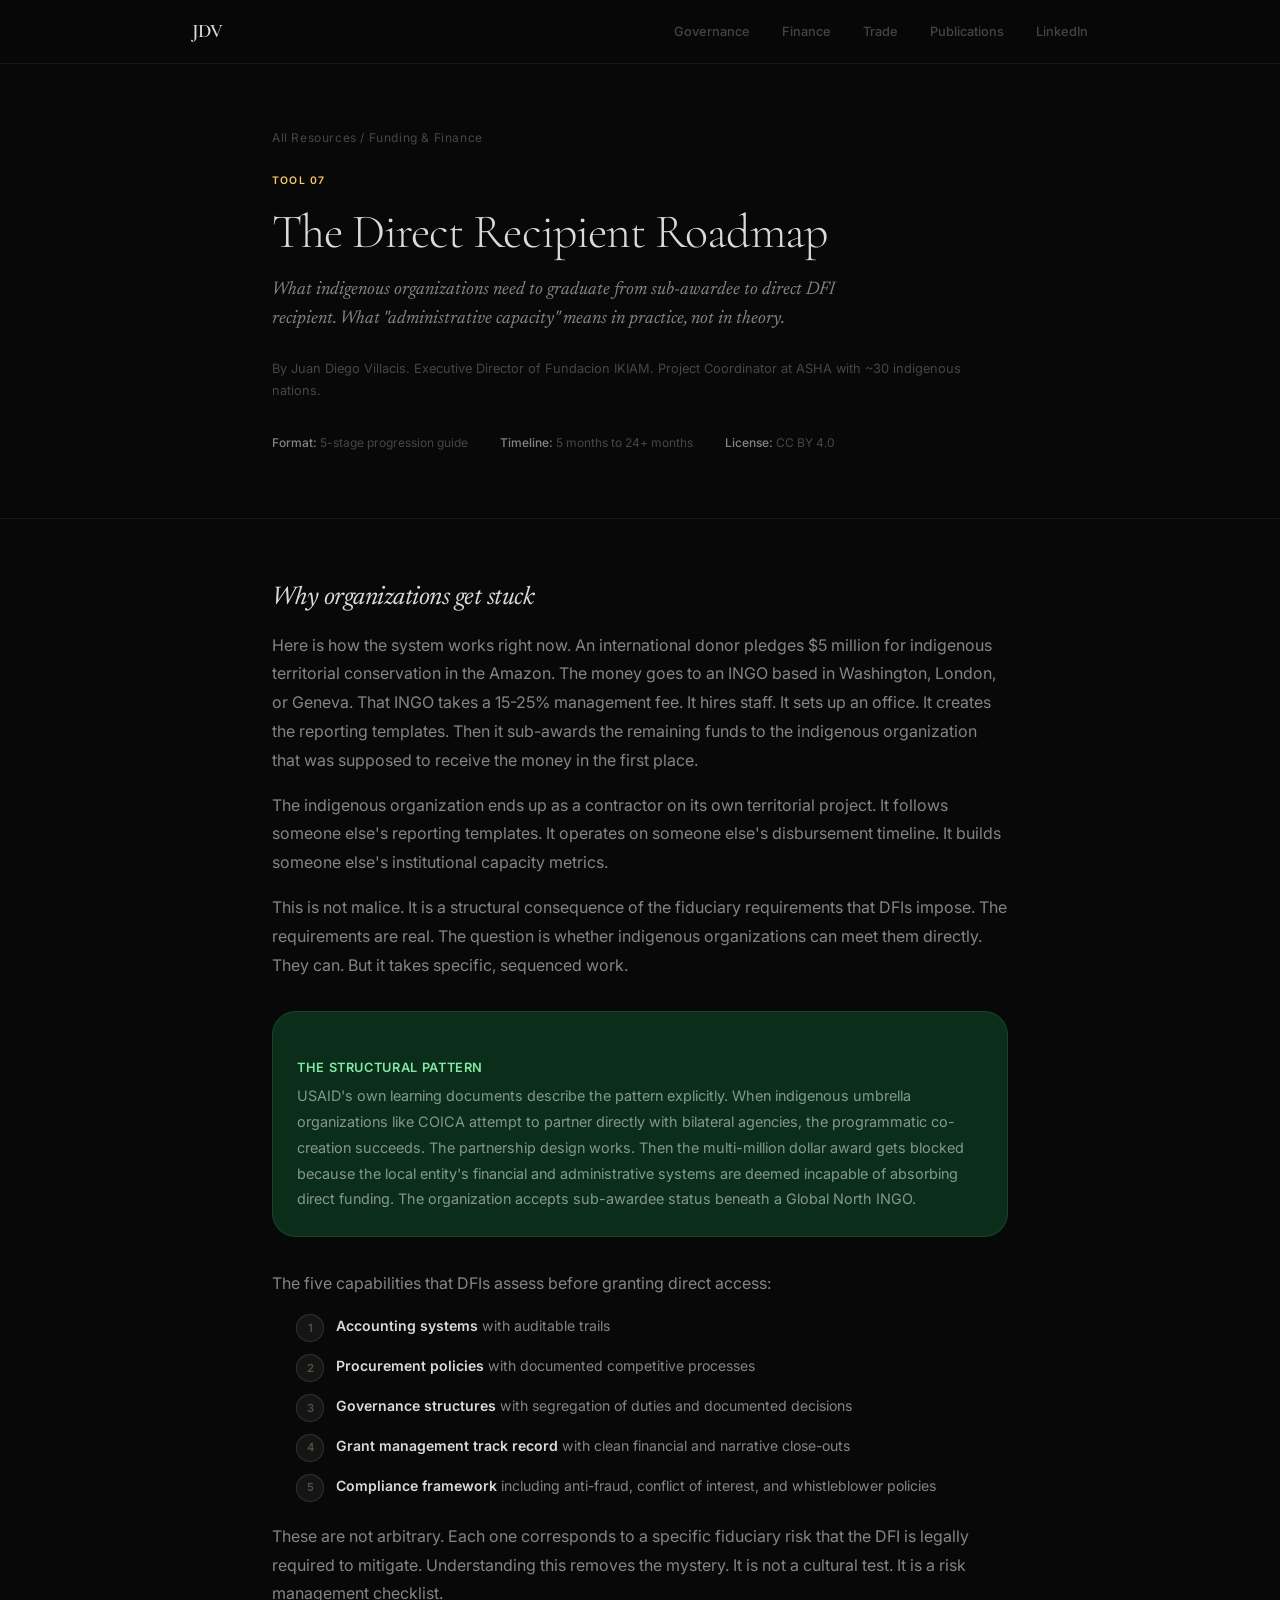
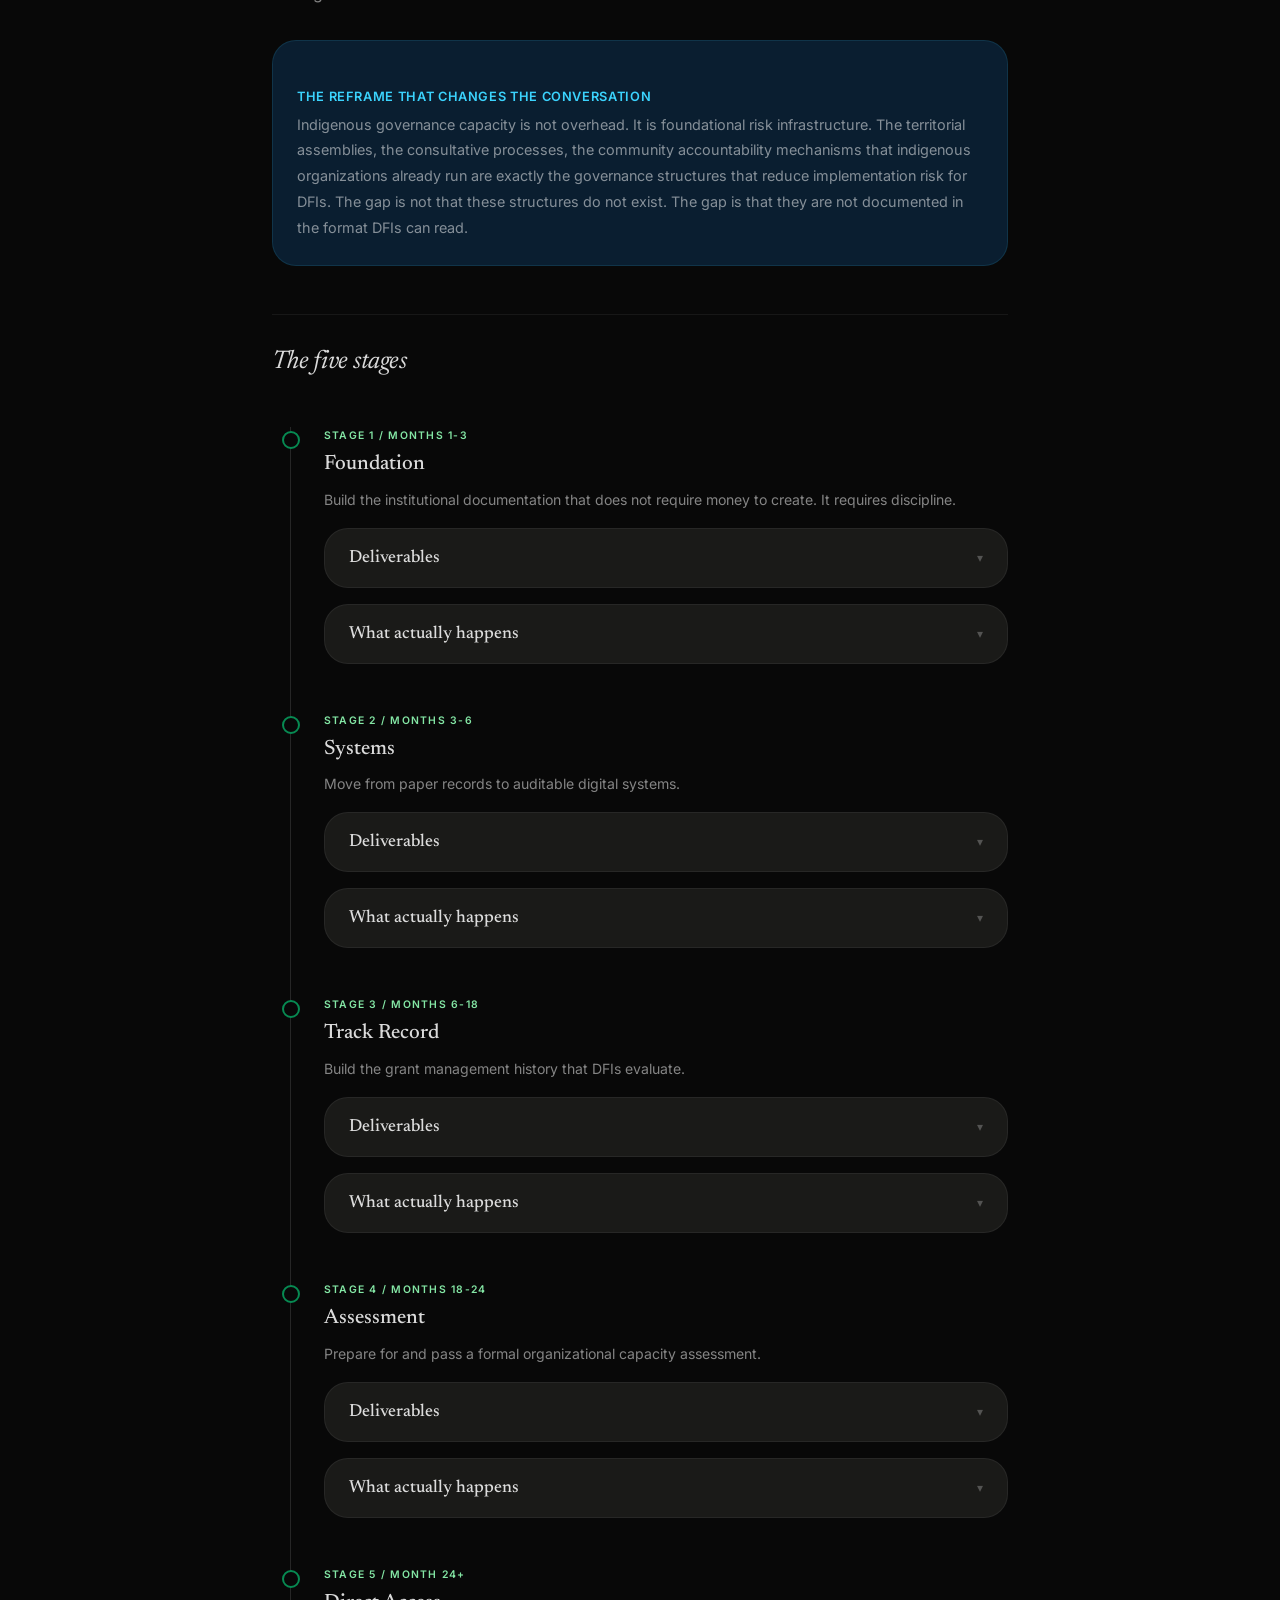
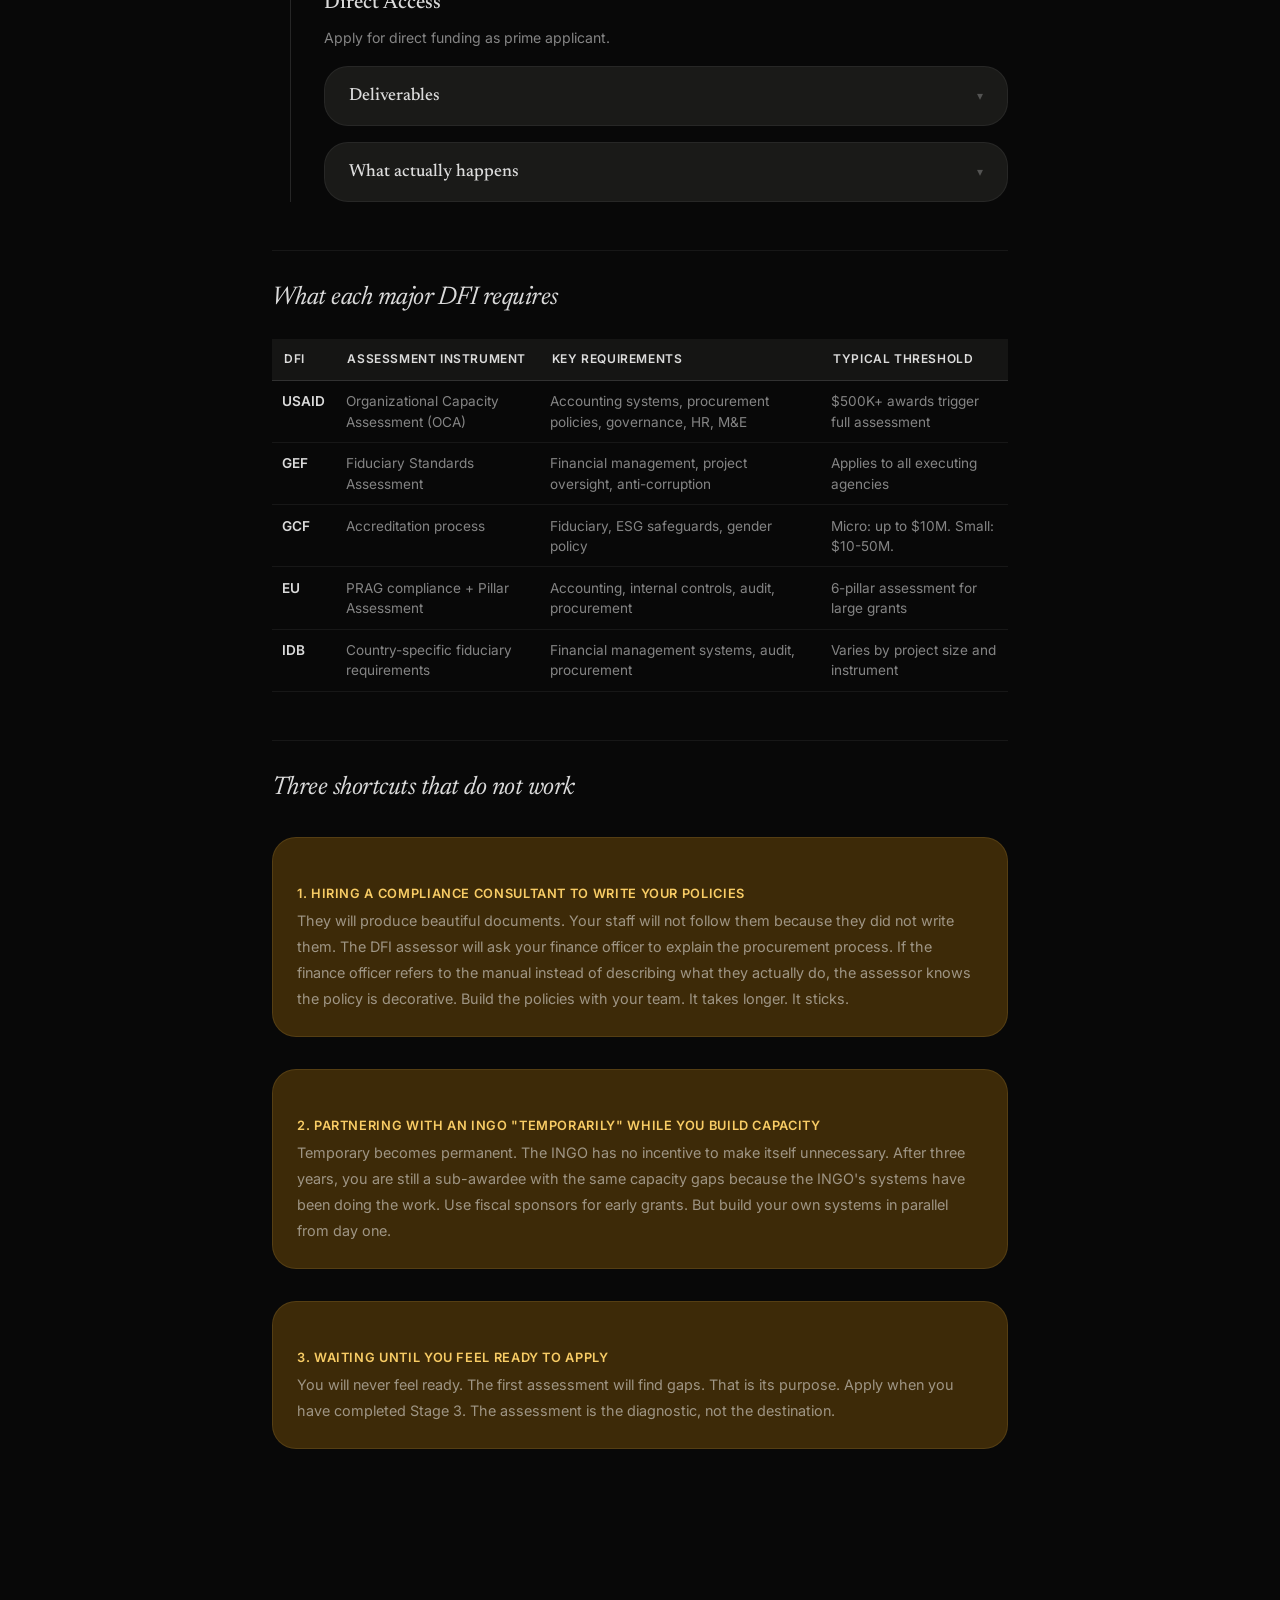
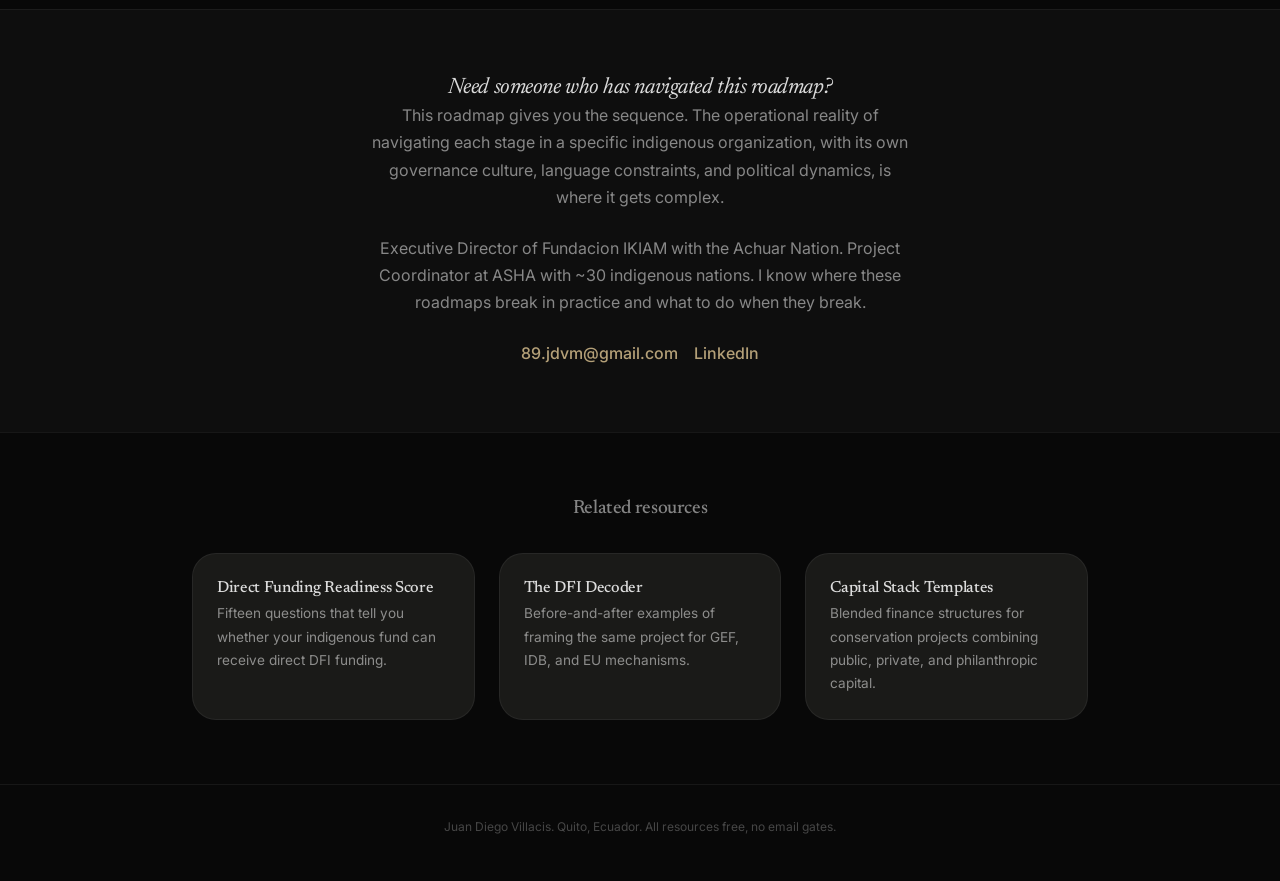
<file: sub-awardee-to-direct/index.html>
<!DOCTYPE html>
<html lang="en">
<head>
  <meta charset="UTF-8">
  <meta name="viewport" content="width=device-width, initial-scale=1.0">
  <title>The Direct Recipient Roadmap -- Juan Diego Villacis</title>
  <meta name="description" content="What indigenous organizations need to graduate from sub-awardee to direct DFI recipient. What 'administrative capacity' means in practice, not in theory.">
  <meta name="author" content="Juan Diego Villacis">
  <meta property="og:type" content="website">
  <meta property="og:title" content="Direct Recipient Roadmap">
  <meta property="og:description" content="5-stage progression from sub-awardee to direct DFI recipient, with capability benchmarks and DFI comparison table.">
  <meta property="og:image" content="https://89jdvm.github.io/resources/shared/og/og-sub-awardee-to-direct.png">
  <meta property="og:url" content="https://89jdvm.github.io/resources/sub-awardee-to-direct/">
  <meta name="twitter:card" content="summary_large_image">
  <meta name="twitter:title" content="Direct Recipient Roadmap">
  <meta name="twitter:description" content="5-stage progression from sub-awardee to direct DFI recipient, with capability benchmarks and DFI comparison table.">
  <meta name="twitter:image" content="https://89jdvm.github.io/resources/shared/og/og-sub-awardee-to-direct.png">

  <link rel="preconnect" href="https://fonts.googleapis.com">
  <link href="https://fonts.googleapis.com/css2?family=Cormorant+Garamond:ital,wght@0,300;0,400;0,500;0,600;1,300;1,400&family=Inter:wght@300;400;500;600&family=Newsreader:ital,opsz,wght@0,6..72,300;0,6..72,400;0,6..72,500;1,6..72,300;1,6..72,400&display=swap" rel="stylesheet">
  <link rel="stylesheet" href="../shared/css/base.css">
  <link rel="stylesheet" href="../shared/css/resource.css">

  <style>
    .phase-timeline {
      position: relative;
      margin: var(--space-xl) 0;
    }
    .phase-timeline::before {
      content: '';
      position: absolute;
      left: 18px;
      top: 0;
      bottom: 0;
      width: 1px;
      background: var(--line-bright);
    }
    .phase-item {
      position: relative;
      padding-left: 52px;
      margin-bottom: var(--space-xl);
    }
    .phase-dot {
      position: absolute;
      left: 10px;
      top: 4px;
      width: 18px;
      height: 18px;
      border-radius: 50%;
      border: 2px solid var(--canopy-mid);
      background: var(--black);
      z-index: 1;
    }
    .phase-label {
      font-family: var(--sans);
      font-size: 0.65rem;
      font-weight: 600;
      letter-spacing: 0.12em;
      text-transform: uppercase;
      color: var(--canopy-light);
      margin-bottom: 0.4rem;
    }
    .phase-title {
      font-family: var(--serif);
      font-size: 1.3rem;
      font-weight: 500;
      color: var(--text);
      margin-bottom: 0.6rem;
      line-height: 1.3;
    }
    .phase-summary {
      font-size: 0.88rem;
      color: var(--text-mid);
      margin-bottom: var(--space-sm);
      line-height: 1.7;
    }

    .dfi-table {
      width: 100%;
      border-collapse: collapse;
      margin: var(--space-md) 0;
      font-size: 0.82rem;
    }
    .dfi-table th {
      background: var(--surface-up);
      color: var(--text);
      padding: 0.75em 0.75em;
      text-align: left;
      font-weight: 600;
      font-size: 0.68rem;
      letter-spacing: 0.05em;
      text-transform: uppercase;
      border-bottom: 1px solid var(--line-bright);
    }
    .dfi-table td {
      padding: 0.75em 0.75em;
      border-bottom: 1px solid var(--line);
      color: var(--text-mid);
      vertical-align: top;
      line-height: 1.5;
    }
    .dfi-table td strong { color: var(--text); }

    .capabilities-list {
      list-style: none;
      padding: 0;
      margin: var(--space-md) 0;
      counter-reset: cap;
    }
    .capabilities-list li {
      counter-increment: cap;
      position: relative;
      padding-left: 2.5rem;
      margin-bottom: var(--space-sm);
      color: var(--text-mid);
      line-height: 1.7;
      font-size: 0.88rem;
    }
    .capabilities-list li::before {
      content: counter(cap);
      position: absolute;
      left: 0;
      top: 0;
      width: 1.75rem;
      height: 1.75rem;
      border-radius: 50%;
      background: var(--surface-up);
      border: 1px solid var(--line-bright);
      color: var(--text-dim);
      font-size: 0.7rem;
      font-weight: 600;
      display: flex;
      align-items: center;
      justify-content: center;
    }
    .capabilities-list li strong { color: var(--text); }

    @media (max-width: 768px) {
      .phase-item { padding-left: 40px; }
      .dfi-table { font-size: 0.75rem; }
      .dfi-table th, .dfi-table td { padding: 0.5em; }
    }
  </style>
</head>

<body class="resource-page">

  <header class="resource-header">
    <div class="container">
      <div class="breadcrumb"><a href="../">All Resources</a> / Funding &amp; Finance</div>
      <span class="tool-number label--finance">Tool 07</span>
      <h1>The Direct Recipient Roadmap</h1>
      <p class="subtitle">What indigenous organizations need to graduate from sub-awardee to direct DFI recipient. What "administrative capacity" means in practice, not in theory.</p>
      <p class="author-line">By Juan Diego Villacis. Executive Director of Fundacion IKIAM. Project Coordinator at ASHA with ~30 indigenous nations.</p>
      <div class="meta-row">
        <span class="meta-item"><strong>Format:</strong> 5-stage progression guide</span>
        <span class="meta-item"><strong>Timeline:</strong> 5 months to 24+ months</span>
        <span class="meta-item"><strong>License:</strong> CC BY 4.0</span>
      </div>
    </div>
  </header>

  <main class="resource-body">
    <div class="container">

      <!-- ============ WHY ORGANIZATIONS GET STUCK ============ -->
      <h2>Why organizations get stuck</h2>
      <p>Here is how the system works right now. An international donor pledges $5 million for indigenous territorial conservation in the Amazon. The money goes to an INGO based in Washington, London, or Geneva. That INGO takes a 15-25% management fee. It hires staff. It sets up an office. It creates the reporting templates. Then it sub-awards the remaining funds to the indigenous organization that was supposed to receive the money in the first place.</p>
      <p>The indigenous organization ends up as a contractor on its own territorial project. It follows someone else's reporting templates. It operates on someone else's disbursement timeline. It builds someone else's institutional capacity metrics.</p>
      <p>This is not malice. It is a structural consequence of the fiduciary requirements that DFIs impose. The requirements are real. The question is whether indigenous organizations can meet them directly. They can. But it takes specific, sequenced work.</p>

      <div class="callout callout--field">
        <h4>The structural pattern</h4>
        <p>USAID's own learning documents describe the pattern explicitly. When indigenous umbrella organizations like COICA attempt to partner directly with bilateral agencies, the programmatic co-creation succeeds. The partnership design works. Then the multi-million dollar award gets blocked because the local entity's financial and administrative systems are deemed incapable of absorbing direct funding. The organization accepts sub-awardee status beneath a Global North INGO.</p>
      </div>

      <p>The five capabilities that DFIs assess before granting direct access:</p>
      <ol class="capabilities-list">
        <li><strong>Accounting systems</strong> with auditable trails</li>
        <li><strong>Procurement policies</strong> with documented competitive processes</li>
        <li><strong>Governance structures</strong> with segregation of duties and documented decisions</li>
        <li><strong>Grant management track record</strong> with clean financial and narrative close-outs</li>
        <li><strong>Compliance framework</strong> including anti-fraud, conflict of interest, and whistleblower policies</li>
      </ol>

      <p>These are not arbitrary. Each one corresponds to a specific fiduciary risk that the DFI is legally required to mitigate. Understanding this removes the mystery. It is not a cultural test. It is a risk management checklist.</p>

      <div class="callout callout--insight">
        <h4>The reframe that changes the conversation</h4>
        <p>Indigenous governance capacity is not overhead. It is foundational risk infrastructure. The territorial assemblies, the consultative processes, the community accountability mechanisms that indigenous organizations already run are exactly the governance structures that reduce implementation risk for DFIs. The gap is not that these structures do not exist. The gap is that they are not documented in the format DFIs can read.</p>
      </div>

      <!-- ============ THE FIVE STAGES ============ -->
      <h2>The five stages</h2>

      <div class="phase-timeline">

        <!-- Stage 1 -->
        <div class="phase-item">
          <div class="phase-dot"></div>
          <div class="phase-label">Stage 1 / Months 1-3</div>
          <div class="phase-title">Foundation</div>
          <div class="phase-summary">Build the institutional documentation that does not require money to create. It requires discipline.</div>

          <div class="expandable">
            <button class="expandable-trigger">
              <span>Deliverables</span>
              <span class="chevron">&#9662;</span>
            </button>
            <div class="expandable-content">
              <div class="checklist-item"><div class="checklist-check"></div><span class="checklist-text">Written financial policies and procedures manual. Include: approval thresholds, segregation of duties (who authorizes, who pays, who records), petty cash management, bank reconciliation frequency.</span></div>
              <div class="checklist-item"><div class="checklist-check"></div><span class="checklist-text">Conflict of interest policy. Every board member and senior staff signs it.</span></div>
              <div class="checklist-item"><div class="checklist-check"></div><span class="checklist-text">Organizational chart with job descriptions and signing authorities.</span></div>
              <div class="checklist-item"><div class="checklist-check"></div><span class="checklist-text">Procurement policy. Define thresholds. Under $500: single source. $500-$5,000: three quotes. Over $5,000: competitive bidding with evaluation criteria.</span></div>
            </div>
          </div>

          <div class="expandable">
            <button class="expandable-trigger">
              <span>What actually happens</span>
              <span class="chevron">&#9662;</span>
            </button>
            <div class="expandable-content">
              <p>This stage is boring and essential. Most organizations skip it because the documentation feels bureaucratic. It is. It is also the first thing every DFI assessor asks for. Without it, the assessment stops on day one.</p>
            </div>
          </div>
        </div>

        <!-- Stage 2 -->
        <div class="phase-item">
          <div class="phase-dot"></div>
          <div class="phase-label">Stage 2 / Months 3-6</div>
          <div class="phase-title">Systems</div>
          <div class="phase-summary">Move from paper records to auditable digital systems.</div>

          <div class="expandable">
            <button class="expandable-trigger">
              <span>Deliverables</span>
              <span class="chevron">&#9662;</span>
            </button>
            <div class="expandable-content">
              <div class="checklist-item"><div class="checklist-check"></div><span class="checklist-text">Implement accounting software. QuickBooks, Wave (free), or Xero. Not Excel. The software creates the audit trail automatically.</span></div>
              <div class="checklist-item"><div class="checklist-check"></div><span class="checklist-text">Open an institutional bank account with dual-signatory controls for withdrawals above your defined threshold.</span></div>
              <div class="checklist-item"><div class="checklist-check"></div><span class="checklist-text">Set up a digital filing system for receipts, contracts, and correspondence. Each transaction: receipt, approval, journal entry, filed in one place.</span></div>
              <div class="checklist-item"><div class="checklist-check"></div><span class="checklist-text">Register for tax compliance in your jurisdiction. File back taxes if needed.</span></div>
            </div>
          </div>

          <div class="expandable">
            <button class="expandable-trigger">
              <span>What actually happens</span>
              <span class="chevron">&#9662;</span>
            </button>
            <div class="expandable-content">
              <p>The jump from paper to software is where most capacity-building programs stall. The problem is usually not the software. It is that the person responsible for financial management is also the program coordinator, the communications officer, and the driver. You need a dedicated finance person. Even part-time. Even shared with another organization.</p>
            </div>
          </div>
        </div>

        <!-- Stage 3 -->
        <div class="phase-item">
          <div class="phase-dot"></div>
          <div class="phase-label">Stage 3 / Months 6-18</div>
          <div class="phase-title">Track Record</div>
          <div class="phase-summary">Build the grant management history that DFIs evaluate.</div>

          <div class="expandable">
            <button class="expandable-trigger">
              <span>Deliverables</span>
              <span class="chevron">&#9662;</span>
            </button>
            <div class="expandable-content">
              <div class="checklist-item"><div class="checklist-check"></div><span class="checklist-text">Apply for and manage 2-3 small grants ($10K-$50K) with formal reporting requirements. Entry points: US Embassy Democracy and Human Rights Fund ($10-25K), GIZ bilateral small grants, Swiss Development Cooperation, Ford Foundation BUILD program.</span></div>
              <div class="checklist-item"><div class="checklist-check"></div><span class="checklist-text">Close each grant with a clean final narrative and financial report. Get the acceptance letter from the funder. File it.</span></div>
              <div class="checklist-item"><div class="checklist-check"></div><span class="checklist-text">Request an independent audit after your first year of operations with external funding.</span></div>
            </div>
          </div>

          <div class="expandable">
            <button class="expandable-trigger">
              <span>What actually happens</span>
              <span class="chevron">&#9662;</span>
            </button>
            <div class="expandable-content">
              <p>This is the stage where you prove it. Not to the DFI you eventually want to access. To yourself. The first clean close teaches you where your systems break. The second one confirms the fix worked. By the third, you have a process.</p>
              <p>The most common failure at this stage: over-committing. Organizations accept three grants simultaneously with different reporting templates and burn out their finance staff. Take them sequentially until your systems can handle parallel grants.</p>
            </div>
          </div>
        </div>

        <!-- Stage 4 -->
        <div class="phase-item">
          <div class="phase-dot"></div>
          <div class="phase-label">Stage 4 / Months 18-24</div>
          <div class="phase-title">Assessment</div>
          <div class="phase-summary">Prepare for and pass a formal organizational capacity assessment.</div>

          <div class="expandable">
            <button class="expandable-trigger">
              <span>Deliverables</span>
              <span class="chevron">&#9662;</span>
            </button>
            <div class="expandable-content">
              <div class="checklist-item"><div class="checklist-check"></div><span class="checklist-text">Request a pre-award assessment from the DFI you want to access. USAID uses the Organizational Capacity Assessment (OCA). Other DFIs have their own instruments.</span></div>
              <div class="checklist-item"><div class="checklist-check"></div><span class="checklist-text">Before the assessment, conduct an internal self-evaluation using the <a href="../indigenous-fund-assessment/">Direct Funding Readiness Score</a>.</span></div>
              <div class="checklist-item"><div class="checklist-check"></div><span class="checklist-text">Address every gap identified. Common gaps: missing board meeting minutes from early months, incomplete procurement files, outdated Stage 1 policies.</span></div>
            </div>
          </div>

          <div class="expandable">
            <button class="expandable-trigger">
              <span>What actually happens</span>
              <span class="chevron">&#9662;</span>
            </button>
            <div class="expandable-content">
              <p>The assessment is not a pass/fail exam. It produces findings. Some findings are "conditions" (must fix before receiving funds). Others are "recommendations" (should fix, but not blocking). The conditions are your work plan. Focus on closing conditions. Recommendations can wait.</p>
              <p>If you do not pass on the first attempt, that is normal. The assessment tells you exactly what to fix. Fix it. Request a follow-up assessment.</p>
            </div>
          </div>
        </div>

        <!-- Stage 5 -->
        <div class="phase-item">
          <div class="phase-dot"></div>
          <div class="phase-label">Stage 5 / Month 24+</div>
          <div class="phase-title">Direct Access</div>
          <div class="phase-summary">Apply for direct funding as prime applicant.</div>

          <div class="expandable">
            <button class="expandable-trigger">
              <span>Deliverables</span>
              <span class="chevron">&#9662;</span>
            </button>
            <div class="expandable-content">
              <div class="checklist-item"><div class="checklist-check"></div><span class="checklist-text">Respond to calls for proposals as prime applicant, not as sub-awardee.</span></div>
              <div class="checklist-item"><div class="checklist-check"></div><span class="checklist-text">Use the <a href="../dfi-grant-framing/">DFI Decoder</a> to frame your proposal correctly.</span></div>
              <div class="checklist-item"><div class="checklist-check"></div><span class="checklist-text">Cite your track record: number of grants managed, total value, clean audit opinions, OCA results.</span></div>
            </div>
          </div>

          <div class="expandable">
            <button class="expandable-trigger">
              <span>What actually happens</span>
              <span class="chevron">&#9662;</span>
            </button>
            <div class="expandable-content">
              <p>The first direct award is the hardest. After that, every subsequent funder sees your track record and the barrier drops. The compound effect is real: each clean close makes the next application easier.</p>
            </div>
          </div>
        </div>

      </div>

      <!-- ============ WHAT EACH MAJOR DFI REQUIRES ============ -->
      <h2>What each major DFI requires</h2>

      <table class="dfi-table">
        <thead>
          <tr>
            <th>DFI</th>
            <th>Assessment Instrument</th>
            <th>Key Requirements</th>
            <th>Typical Threshold</th>
          </tr>
        </thead>
        <tbody>
          <tr>
            <td><strong>USAID</strong></td>
            <td>Organizational Capacity Assessment (OCA)</td>
            <td>Accounting systems, procurement policies, governance, HR, M&amp;E</td>
            <td>$500K+ awards trigger full assessment</td>
          </tr>
          <tr>
            <td><strong>GEF</strong></td>
            <td>Fiduciary Standards Assessment</td>
            <td>Financial management, project oversight, anti-corruption</td>
            <td>Applies to all executing agencies</td>
          </tr>
          <tr>
            <td><strong>GCF</strong></td>
            <td>Accreditation process</td>
            <td>Fiduciary, ESG safeguards, gender policy</td>
            <td>Micro: up to $10M. Small: $10-50M.</td>
          </tr>
          <tr>
            <td><strong>EU</strong></td>
            <td>PRAG compliance + Pillar Assessment</td>
            <td>Accounting, internal controls, audit, procurement</td>
            <td>6-pillar assessment for large grants</td>
          </tr>
          <tr>
            <td><strong>IDB</strong></td>
            <td>Country-specific fiduciary requirements</td>
            <td>Financial management systems, audit, procurement</td>
            <td>Varies by project size and instrument</td>
          </tr>
        </tbody>
      </table>

      <!-- ============ THREE SHORTCUTS THAT DON'T WORK ============ -->
      <h2>Three shortcuts that do not work</h2>

      <div class="callout callout--warning">
        <h4>1. Hiring a compliance consultant to write your policies</h4>
        <p>They will produce beautiful documents. Your staff will not follow them because they did not write them. The DFI assessor will ask your finance officer to explain the procurement process. If the finance officer refers to the manual instead of describing what they actually do, the assessor knows the policy is decorative. Build the policies with your team. It takes longer. It sticks.</p>
      </div>

      <div class="callout callout--warning">
        <h4>2. Partnering with an INGO "temporarily" while you build capacity</h4>
        <p>Temporary becomes permanent. The INGO has no incentive to make itself unnecessary. After three years, you are still a sub-awardee with the same capacity gaps because the INGO's systems have been doing the work. Use fiscal sponsors for early grants. But build your own systems in parallel from day one.</p>
      </div>

      <div class="callout callout--warning">
        <h4>3. Waiting until you feel ready to apply</h4>
        <p>You will never feel ready. The first assessment will find gaps. That is its purpose. Apply when you have completed Stage 3. The assessment is the diagnostic, not the destination.</p>
      </div>

    </div>
  </main>

  <section class="author-cta">
    <div class="container">
      <h2>Need someone who has navigated this roadmap?</h2>
      <p>This roadmap gives you the sequence. The operational reality of navigating each stage in a specific indigenous organization, with its own governance culture, language constraints, and political dynamics, is where it gets complex.</p>
      <p>Executive Director of Fundacion IKIAM with the Achuar Nation. Project Coordinator at ASHA with ~30 indigenous nations. I know where these roadmaps break in practice and what to do when they break.</p>
      <div class="contact-links">
        <a href="mailto:89.jdvm@gmail.com">89.jdvm@gmail.com</a>
        <a href="https://linkedin.com/in/jdv42/" target="_blank" rel="noopener">LinkedIn</a>
      </div>
    </div>
  </section>

  <section class="related-resources">
    <h3>Related resources</h3>
    <div class="related-grid">
      <a href="../indigenous-fund-assessment/" class="related-card">
        <h4>Direct Funding Readiness Score</h4>
        <p>Fifteen questions that tell you whether your indigenous fund can receive direct DFI funding.</p>
      </a>
      <a href="../dfi-grant-framing/" class="related-card">
        <h4>The DFI Decoder</h4>
        <p>Before-and-after examples of framing the same project for GEF, IDB, and EU mechanisms.</p>
      </a>
      <a href="../blended-finance-templates/" class="related-card">
        <h4>Capital Stack Templates</h4>
        <p>Blended finance structures for conservation projects combining public, private, and philanthropic capital.</p>
      </a>
    </div>
  </section>

  <footer class="site-footer">
    <p>Juan Diego Villacis. Quito, Ecuador. All resources free, no email gates.</p>
  </footer>

  <script src="../shared/js/nav.js"></script>
</body>
</html>
</file>
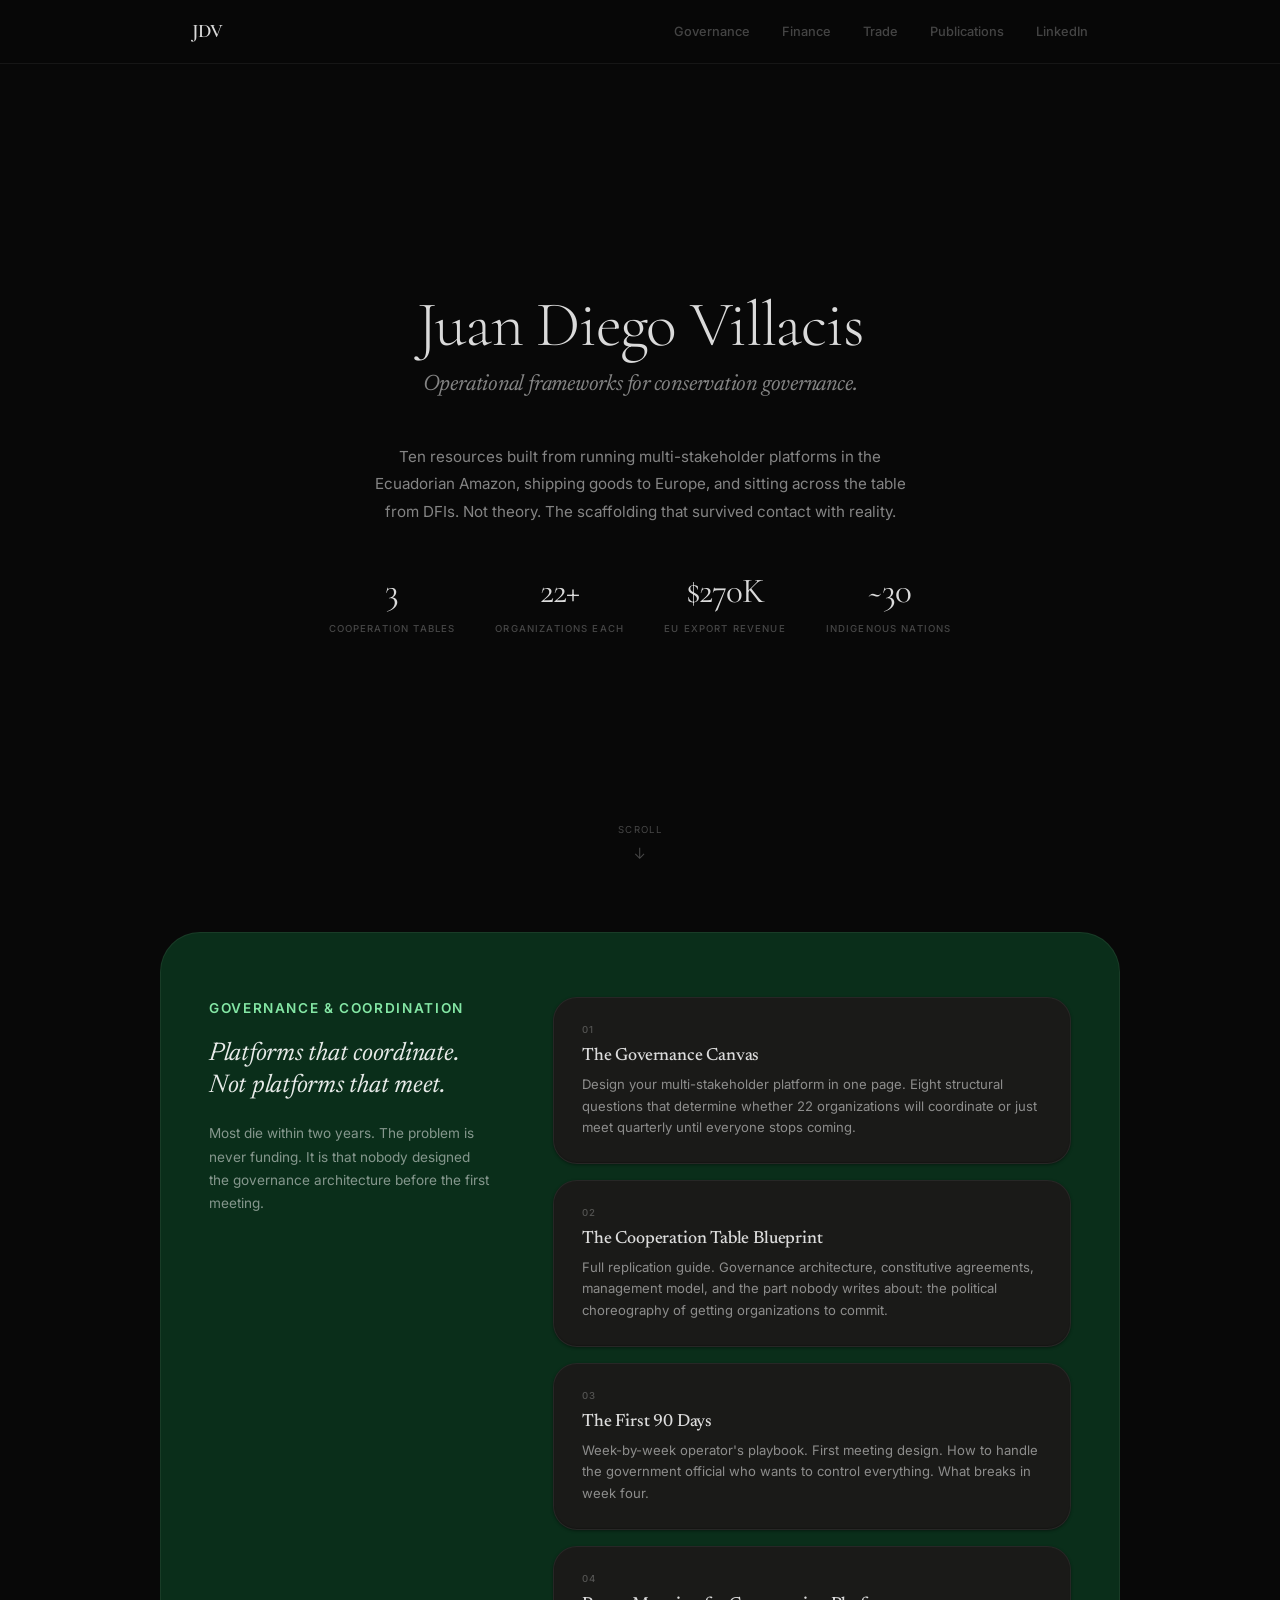
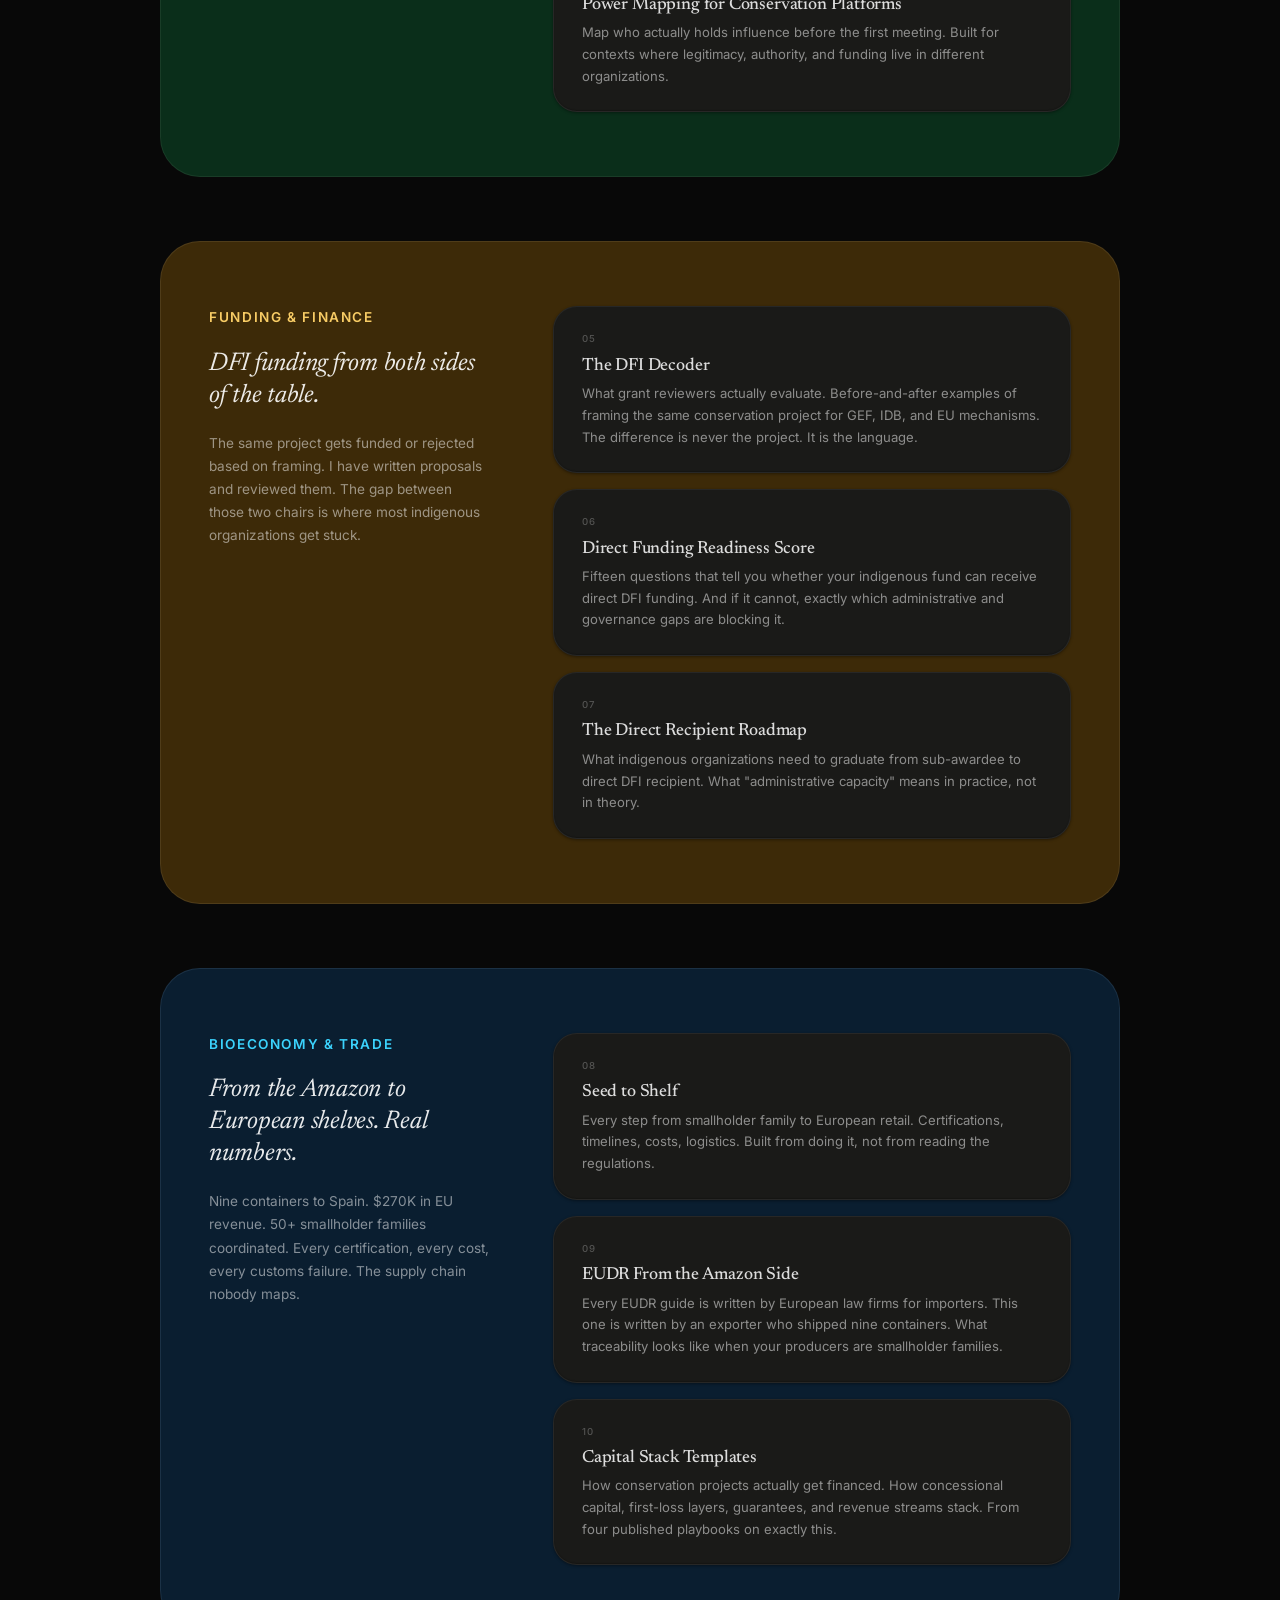
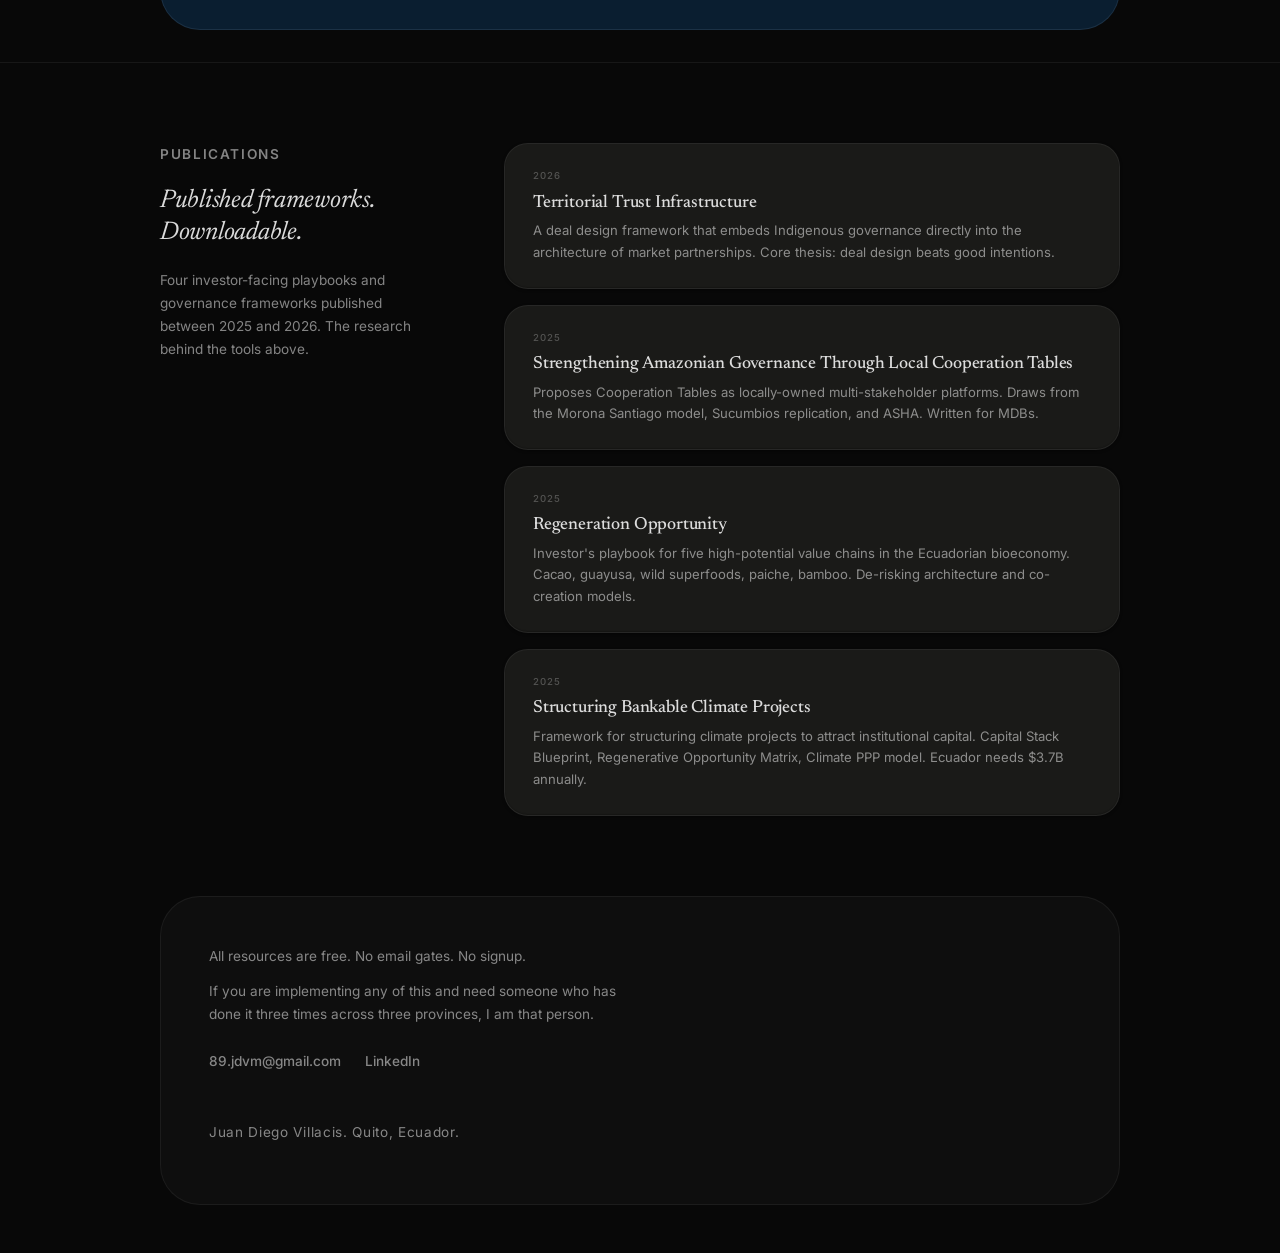
<file: index-v2.html>
<!DOCTYPE html>
<html lang="en">
<head>
  <meta charset="UTF-8">
  <meta name="viewport" content="width=device-width, initial-scale=1.0">
  <title>Juan Diego Villacis</title>
  <meta name="description" content="Free tools, frameworks, and guides for conservation practitioners, DFI program officers, and indigenous governance organizations. Built from field experience in the Ecuadorian Amazon.">
  <meta name="author" content="Juan Diego Villacis">
  <meta property="og:title" content="Juan Diego Villacis -- Conservation & Governance">
  <meta property="og:description" content="10 free tools built from direct field experience in the Ecuadorian Amazon.">
  <meta property="og:type" content="website">

  <link rel="preconnect" href="https://fonts.googleapis.com">
  <link href="https://fonts.googleapis.com/css2?family=Cormorant+Garamond:ital,wght@0,300;0,400;0,500;0,600;1,300;1,400&family=Inter:wght@300;400;500;600&family=Newsreader:ital,opsz,wght@0,6..72,300;0,6..72,400;0,6..72,500;1,6..72,300;1,6..72,400&display=swap" rel="stylesheet">

  <style>
    *, *::before, *::after { box-sizing: border-box; margin: 0; padding: 0; }
    ::selection { background: rgba(251, 189, 65, 0.25); }
    html { scroll-behavior: smooth; }

    :root {
      --black: #080808;
      --surface: #0e0e0e;
      --surface-up: #151514;
      --surface-card: #1a1a18;
      --line: rgba(255,255,255,0.06);
      --line-bright: rgba(255,255,255,0.12);
      --text: rgba(255,255,255,0.85);
      --text-mid: rgba(255,255,255,0.50);
      --text-dim: rgba(255,255,255,0.25);
      --text-ghost: rgba(255,255,255,0.10);
      --warm: #b4a078;
      --warm-gold: #fbbd41;
      --warm-gold-deep: #d08a11;
      --canopy-light: #84e7a5;
      --canopy-mid: #078a52;
      --canopy-deep: #0a2e1a;
      --amber-light: #f8cc65;
      --amber-deep: #3d2a08;
      --river-light: #3bd3fd;
      --river-deep: #0a1e30;
      --ube-light: #c1b0ff;
      --ube-mid: #43089f;
      --shadow-rest: rgba(0,0,0,0.4) 0px 1px 3px, rgba(0,0,0,0.2) 0px -1px 1px inset;
      --shadow-hover: rgba(0,0,0,0.5) 0px 8px 24px, rgba(0,0,0,0.2) 0px -1px 1px inset;
      --display: 'Cormorant Garamond', Georgia, serif;
      --serif: 'Newsreader', Georgia, serif;
      --sans: 'Inter', system-ui, sans-serif;
    }

    body {
      background: var(--black);
      color: var(--text);
      font-family: var(--sans);
      font-size: 15px;
      line-height: 1.7;
      -webkit-font-smoothing: antialiased;
      overflow-x: hidden;
    }

    /* ---- NAV ---- */
    .nav {
      position: fixed;
      top: 0;
      left: 0;
      right: 0;
      z-index: 100;
      height: 64px;
      display: flex;
      align-items: center;
      justify-content: center;
      background: rgba(8,8,8,0.85);
      backdrop-filter: blur(24px);
      -webkit-backdrop-filter: blur(24px);
      border-bottom: 1px solid var(--line);
    }
    .nav-inner {
      width: 100%;
      max-width: 960px;
      padding: 0 2rem;
      display: flex;
      align-items: center;
      justify-content: space-between;
    }
    .nav-brand {
      font-family: var(--display);
      font-size: 1.2rem;
      font-weight: 600;
      color: var(--text);
      text-decoration: none;
      letter-spacing: -0.02em;
    }
    .nav-links {
      display: flex;
      align-items: center;
      gap: 2rem;
    }
    .nav-links a {
      font-family: var(--sans);
      font-size: 0.8rem;
      font-weight: 500;
      color: var(--text-dim);
      text-decoration: none;
      transition: color 0.2s ease;
    }
    .nav-links a:hover { color: var(--warm); }

    @media (max-width: 640px) {
      .nav-links { gap: 1rem; }
      .nav-links a { font-size: 0.7rem; }
      .nav-inner { padding: 0 1.25rem; }
    }

    /* ---- HERO ---- */
    .hero {
      min-height: 100vh;
      display: flex;
      align-items: center;
      justify-content: center;
      position: relative;
      padding: 6rem 2rem 4rem;
    }
    .hero-content {
      max-width: 720px;
      text-align: center;
    }
    .hero-name {
      font-family: var(--display);
      font-size: clamp(2.4rem, 5.5vw, 4rem);
      font-weight: 300;
      letter-spacing: -0.02em;
      color: var(--text);
      margin-bottom: 0.8rem;
      line-height: 1;
    }
    .hero h1 {
      font-family: var(--serif);
      font-size: clamp(1.1rem, 2.5vw, 1.4rem);
      font-weight: 400;
      line-height: 1.5;
      letter-spacing: -0.01em;
      color: var(--text-mid);
      margin-bottom: 2.5rem;
      font-style: italic;
    }
    .hero-sub {
      font-size: 0.95rem;
      color: var(--text-mid);
      line-height: 1.8;
      max-width: 540px;
      margin: 0 auto 3rem;
    }
    .hero-stats {
      display: flex;
      justify-content: center;
      gap: 2.5rem;
      flex-wrap: wrap;
    }
    .hero-stat { text-align: center; }
    .hero-stat-number {
      font-family: var(--display);
      font-size: 2.2rem;
      font-weight: 400;
      letter-spacing: -0.03em;
      color: var(--text);
      display: block;
      line-height: 1;
      margin-bottom: 0.35rem;
    }
    .hero-stat-label {
      font-size: 0.6rem;
      font-weight: 500;
      letter-spacing: 0.12em;
      text-transform: uppercase;
      color: var(--text-dim);
    }
    .scroll-hint {
      position: absolute;
      bottom: 2.5rem;
      left: 50%;
      transform: translateX(-50%);
      display: flex;
      flex-direction: column;
      align-items: center;
      gap: 0.5rem;
      color: var(--text-dim);
      font-size: 0.6rem;
      letter-spacing: 0.15em;
      text-transform: uppercase;
      animation: pulse-down 2.5s ease-in-out infinite;
    }
    .scroll-hint svg { width: 14px; height: 14px; stroke: var(--text-dim); }
    @keyframes pulse-down {
      0%, 100% { opacity: 0.4; transform: translateX(-50%) translateY(0); }
      50% { opacity: 0.7; transform: translateX(-50%) translateY(4px); }
    }

    /* ---- COLORED SECTIONS ---- */
    .section-band {
      padding: 2rem 2rem;
    }
    .section-container {
      max-width: 960px;
      margin: 0 auto;
      border-radius: 40px;
      padding: 4rem 3rem;
    }
    .section-grid {
      display: grid;
      grid-template-columns: 280px 1fr;
      gap: 4rem;
      align-items: start;
    }

    /* Section colors — dark tinted containers on black */
    .section-governance .section-container { background: var(--canopy-deep); border: 1px solid rgba(107, 143, 114, 0.15); }
    .section-finance .section-container { background: var(--amber-deep); border: 1px solid rgba(180, 160, 120, 0.15); }
    .section-trade .section-container { background: var(--river-deep); border: 1px solid rgba(122, 154, 186, 0.15); }

    .section-label {
      font-family: var(--sans);
      font-size: 0.7rem;
      font-weight: 600;
      letter-spacing: 0.12em;
      text-transform: uppercase;
      margin-bottom: 1.2rem;
    }
    .section-governance .section-label { color: var(--canopy-light); }
    .section-finance .section-label { color: var(--amber-light); }
    .section-trade .section-label { color: var(--river-light); }

    .section-head h2 {
      font-family: var(--serif);
      font-size: 1.6rem;
      font-weight: 400;
      font-style: italic;
      line-height: 1.25;
      letter-spacing: -0.01em;
      color: rgba(255,255,255,0.9);
      margin-bottom: 1.2rem;
    }
    .section-head p {
      font-size: 0.85rem;
      color: rgba(255,255,255,0.5);
      line-height: 1.7;
    }

    /* ---- CARDS ---- */
    .cards {
      display: flex;
      flex-direction: column;
      gap: 16px;
    }
    .card {
      display: block;
      background: var(--surface-card);
      border: 1px solid var(--line);
      border-radius: 24px;
      padding: 1.5rem 1.75rem;
      text-decoration: none;
      color: var(--text);
      box-shadow: var(--shadow-rest);
      transition: transform 0.3s ease, box-shadow 0.3s ease, border-color 0.3s ease;
    }
    .card:hover {
      transform: translateY(-3px);
      box-shadow: var(--shadow-hover);
      border-color: var(--line-bright);
    }
    .card:focus-visible {
      outline: 1px solid var(--warm);
      outline-offset: 2px;
    }
    .card:active { transform: translateY(-1px); }
    .card-num {
      font-family: var(--sans);
      font-size: 0.6rem;
      font-weight: 500;
      letter-spacing: 0.1em;
      text-transform: uppercase;
      color: var(--text-dim);
      margin-bottom: 0.5rem;
      display: block;
    }
    .card h3 {
      font-family: var(--serif);
      font-size: 1.1rem;
      font-weight: 500;
      letter-spacing: -0.01em;
      color: var(--text);
      margin-bottom: 0.35rem;
      line-height: 1.25;
    }
    .card p {
      font-size: 0.82rem;
      color: var(--text-mid);
      line-height: 1.65;
    }

    /* ---- PUBLICATIONS ---- */
    .section-publications {
      padding: 5rem 2rem;
      border-top: 1px solid var(--line);
    }
    .section-publications .section-grid {
      max-width: 960px;
      margin: 0 auto;
    }
    .section-publications .section-label { color: var(--ube-light); }
    .section-publications .section-head h2 {
      color: var(--text);
      font-family: var(--serif);
      font-size: 1.6rem;
      font-weight: 400;
      font-style: italic;
      line-height: 1.25;
      letter-spacing: -0.01em;
      margin-bottom: 1.2rem;
    }
    .section-publications .section-head p {
      color: var(--text-mid);
      font-size: 0.85rem;
      line-height: 1.7;
    }

    /* ---- FOOTER ---- */
    .footer {
      max-width: 960px;
      margin: 0 auto 3rem;
      padding: 3rem;
      background: var(--surface);
      border: 1px solid var(--line);
      border-radius: 40px;
    }
    .footer p {
      font-size: 0.85rem;
      color: var(--text-mid);
      line-height: 1.7;
      max-width: 440px;
      margin-bottom: 0.75rem;
    }
    .footer-links {
      display: flex;
      gap: 1.5rem;
      margin-top: 1.5rem;
    }
    .footer-links a {
      font-size: 0.85rem;
      font-weight: 500;
      color: var(--text-mid);
      text-decoration: none;
      transition: color 0.2s ease;
    }
    .footer-links a:hover { color: var(--warm); }
    .footer-end {
      margin-top: 3rem;
      font-size: 0.7rem;
      color: var(--text-ghost);
      letter-spacing: 0.05em;
    }

    /* ---- RESPONSIVE ---- */
    @media (max-width: 768px) {
      .section-grid { grid-template-columns: 1fr; gap: 2rem; }
      .section-container { padding: 2.5rem 1.5rem; border-radius: 24px; }
      .section-band { padding: 1rem 1.25rem; }
      .section-publications { padding: 3rem 1.25rem; }
      .hero { padding: 5rem 1.25rem 3rem; }
      .hero-stats { gap: 1.5rem; }
      .footer { margin: 0 1.25rem 2rem; padding: 2rem 1.5rem; border-radius: 24px; }
      .card { border-radius: 16px; padding: 1.25rem 1.5rem; }
    }
  </style>
</head>

<body>

  <!-- Nav -->
  <nav class="nav">
    <div class="nav-inner">
      <a href="#" class="nav-brand">JDV</a>
      <div class="nav-links">
        <a href="#governance">Governance</a>
        <a href="#finance">Finance</a>
        <a href="#trade">Trade</a>
        <a href="#publications">Publications</a>
        <a href="https://linkedin.com/in/jdv42/" target="_blank" rel="noopener">LinkedIn</a>
      </div>
    </div>
  </nav>

  <!-- Hero -->
  <section class="hero">
    <div class="hero-content">
      <p class="hero-name">Juan Diego Villacis</p>
      <h1>Operational frameworks for conservation governance.</h1>
      <p class="hero-sub">
        Ten resources built from running multi-stakeholder platforms in the Ecuadorian Amazon, shipping goods to Europe, and sitting across the table from DFIs. Not theory. The scaffolding that survived contact with reality.
      </p>
      <div class="hero-stats">
        <div class="hero-stat">
          <span class="hero-stat-number">3</span>
          <span class="hero-stat-label">Cooperation Tables</span>
        </div>
        <div class="hero-stat">
          <span class="hero-stat-number">22+</span>
          <span class="hero-stat-label">Organizations each</span>
        </div>
        <div class="hero-stat">
          <span class="hero-stat-number">$270K</span>
          <span class="hero-stat-label">EU Export Revenue</span>
        </div>
        <div class="hero-stat">
          <span class="hero-stat-number">~30</span>
          <span class="hero-stat-label">Indigenous Nations</span>
        </div>
      </div>
    </div>
    <div class="scroll-hint">
      <span>Scroll</span>
      <svg viewBox="0 0 16 16" fill="none"><path d="M8 2 L8 14 M3 9 L8 14 L13 9" stroke="currentColor" stroke-width="1.2"/></svg>
    </div>
  </section>

  <!-- ===== GOVERNANCE ===== -->
  <section class="section-band section-governance" id="governance">
    <div class="section-container">
      <div class="section-grid">
        <div class="section-head">
          <p class="section-label">Governance & Coordination</p>
          <h2>Platforms that coordinate. Not platforms that meet.</h2>
          <p>Most die within two years. The problem is never funding. It is that nobody designed the governance architecture before the first meeting.</p>
        </div>
        <div class="cards">
          <a href="governance-canvas/index.html" class="card">
            <span class="card-num">01</span>
            <h3>The Governance Canvas</h3>
            <p>Design your multi-stakeholder platform in one page. Eight structural questions that determine whether 22 organizations will coordinate or just meet quarterly until everyone stops coming.</p>
          </a>
          <a href="cooperation-table-blueprint/index.html" class="card">
            <span class="card-num">02</span>
            <h3>The Cooperation Table Blueprint</h3>
            <p>Full replication guide. Governance architecture, constitutive agreements, management model, and the part nobody writes about: the political choreography of getting organizations to commit.</p>
          </a>
          <a href="first-90-days/index.html" class="card">
            <span class="card-num">03</span>
            <h3>The First 90 Days</h3>
            <p>Week-by-week operator's playbook. First meeting design. How to handle the government official who wants to control everything. What breaks in week four.</p>
          </a>
          <a href="stakeholder-power-mapping/index.html" class="card">
            <span class="card-num">04</span>
            <h3>Power Mapping for Conservation Platforms</h3>
            <p>Map who actually holds influence before the first meeting. Built for contexts where legitimacy, authority, and funding live in different organizations.</p>
          </a>
        </div>
      </div>
    </div>
  </section>

  <!-- ===== FINANCE ===== -->
  <section class="section-band section-finance" id="finance">
    <div class="section-container">
      <div class="section-grid">
        <div class="section-head">
          <p class="section-label">Funding & Finance</p>
          <h2>DFI funding from both sides of the table.</h2>
          <p>The same project gets funded or rejected based on framing. I have written proposals and reviewed them. The gap between those two chairs is where most indigenous organizations get stuck.</p>
        </div>
        <div class="cards">
          <a href="dfi-grant-framing/index.html" class="card">
            <span class="card-num">05</span>
            <h3>The DFI Decoder</h3>
            <p>What grant reviewers actually evaluate. Before-and-after examples of framing the same conservation project for GEF, IDB, and EU mechanisms. The difference is never the project. It is the language.</p>
          </a>
          <a href="indigenous-fund-assessment/index.html" class="card">
            <span class="card-num">06</span>
            <h3>Direct Funding Readiness Score</h3>
            <p>Fifteen questions that tell you whether your indigenous fund can receive direct DFI funding. And if it cannot, exactly which administrative and governance gaps are blocking it.</p>
          </a>
          <a href="sub-awardee-to-direct/index.html" class="card">
            <span class="card-num">07</span>
            <h3>The Direct Recipient Roadmap</h3>
            <p>What indigenous organizations need to graduate from sub-awardee to direct DFI recipient. What "administrative capacity" means in practice, not in theory.</p>
          </a>
        </div>
      </div>
    </div>
  </section>

  <!-- ===== TRADE ===== -->
  <section class="section-band section-trade" id="trade">
    <div class="section-container">
      <div class="section-grid">
        <div class="section-head">
          <p class="section-label">Bioeconomy & Trade</p>
          <h2>From the Amazon to European shelves. Real numbers.</h2>
          <p>Nine containers to Spain. $270K in EU revenue. 50+ smallholder families coordinated. Every certification, every cost, every customs failure. The supply chain nobody maps.</p>
        </div>
        <div class="cards">
          <a href="seed-to-shelf/index.html" class="card">
            <span class="card-num">08</span>
            <h3>Seed to Shelf</h3>
            <p>Every step from smallholder family to European retail. Certifications, timelines, costs, logistics. Built from doing it, not from reading the regulations.</p>
          </a>
          <a href="eudr-field-guide/index.html" class="card">
            <span class="card-num">09</span>
            <h3>EUDR From the Amazon Side</h3>
            <p>Every EUDR guide is written by European law firms for importers. This one is written by an exporter who shipped nine containers. What traceability looks like when your producers are smallholder families.</p>
          </a>
          <a href="blended-finance-templates/index.html" class="card">
            <span class="card-num">10</span>
            <h3>Capital Stack Templates</h3>
            <p>How conservation projects actually get financed. How concessional capital, first-loss layers, guarantees, and revenue streams stack. From four published playbooks on exactly this.</p>
          </a>
        </div>
      </div>
    </div>
  </section>

  <!-- ===== PUBLICATIONS ===== -->
  <section class="section-publications" id="publications">
    <div class="section-grid">
      <div class="section-head">
        <p class="section-label">Publications</p>
        <h2>Published frameworks. Downloadable.</h2>
        <p>Four investor-facing playbooks and governance frameworks published between 2025 and 2026. The research behind the tools above.</p>
      </div>
      <div class="cards">
        <a href="publications/Territorial%20Trust%20Infrastructure%20-%20Building%20Legitimate%20Value%20Chains%20in%20the%20Amazon.pdf" class="card" target="_blank">
          <span class="card-num">2026</span>
          <h3>Territorial Trust Infrastructure</h3>
          <p>A deal design framework that embeds Indigenous governance directly into the architecture of market partnerships. Core thesis: deal design beats good intentions.</p>
        </a>
        <a href="publications/Strengthening-Amazonian-Governance-Through-Local-Cooperation-Tables.pdf" class="card" target="_blank">
          <span class="card-num">2025</span>
          <h3>Strengthening Amazonian Governance Through Local Cooperation Tables</h3>
          <p>Proposes Cooperation Tables as locally-owned multi-stakeholder platforms. Draws from the Morona Santiago model, Sucumbios replication, and ASHA. Written for MDBs.</p>
        </a>
        <a href="publications/Regeneration-Opportunity-An-Investors-Playbook-for-Pioneering-Value-Chains-in-the-Ecuadorian-Bioecon.pdf" class="card" target="_blank">
          <span class="card-num">2025</span>
          <h3>Regeneration Opportunity</h3>
          <p>Investor's playbook for five high-potential value chains in the Ecuadorian bioeconomy. Cacao, guayusa, wild superfoods, paiche, bamboo. De-risking architecture and co-creation models.</p>
        </a>
        <a href="publications/Structuring-Bankable-Climate-Projects-An-Investors-Playbook-for-Unlocking-Regenerative-Growth-in-Ecu.pdf" class="card" target="_blank">
          <span class="card-num">2025</span>
          <h3>Structuring Bankable Climate Projects</h3>
          <p>Framework for structuring climate projects to attract institutional capital. Capital Stack Blueprint, Regenerative Opportunity Matrix, Climate PPP model. Ecuador needs $3.7B annually.</p>
        </a>
      </div>
    </div>
  </section>

  <!-- Footer -->
  <footer class="footer">
    <p>All resources are free. No email gates. No signup.</p>
    <p>If you are implementing any of this and need someone who has done it three times across three provinces, I am that person.</p>
    <div class="footer-links">
      <a href="mailto:89.jdvm@gmail.com">89.jdvm@gmail.com</a>
      <a href="https://linkedin.com/in/jdv42/" target="_blank" rel="noopener">LinkedIn</a>
    </div>
    <p class="footer-end">Juan Diego Villacis. Quito, Ecuador.</p>
  </footer>

</body>
</html>
</file>
<file: shared/css/base.css>
/* ============================================
   Resource Hub — Base Design System V2
   Juan Diego Villacis | Dark + Clay-inspired
   ============================================ */

/* --- Reset & Variables --- */
*, *::before, *::after { box-sizing: border-box; margin: 0; padding: 0; }
::selection { background: rgba(180, 160, 120, 0.3); }
html { scroll-behavior: smooth; }

:root {
  /* Dark foundation */
  --black: #080808;
  --surface: #0e0e0e;
  --surface-up: #151514;
  --surface-card: #1a1a18;
  --surface-elevated: #222220;

  /* Borders */
  --line: rgba(255,255,255,0.06);
  --line-bright: rgba(255,255,255,0.12);
  --line-strong: rgba(255,255,255,0.18);

  /* Text */
  --text: rgba(255,255,255,0.85);
  --text-mid: rgba(255,255,255,0.50);
  --text-dim: rgba(255,255,255,0.25);
  --text-ghost: rgba(255,255,255,0.10);

  /* Accent palette */
  --warm: #b4a078;
  --warm-light: #d4c098;
  --warm-gold: #fbbd41;
  --warm-gold-deep: #d08a11;

  /* Section swatches */
  --canopy-light: #84e7a5;
  --canopy-mid: #078a52;
  --canopy-deep: #0a2e1a;
  --amber-light: #f8cc65;
  --amber-deep: #3d2a08;
  --river-light: #3bd3fd;
  --river-mid: #0089ad;
  --river-deep: #0a1e30;
  --ube-light: #c1b0ff;
  --ube-mid: #43089f;

  /* Shadows (Clay-inspired multi-layer) */
  --shadow-rest: rgba(0,0,0,0.4) 0px 1px 3px, rgba(0,0,0,0.2) 0px -1px 1px inset;
  --shadow-hover: rgba(0,0,0,0.5) 0px 8px 24px, rgba(0,0,0,0.2) 0px -1px 1px inset;

  /* Spacing */
  --space-xs: 0.5rem;
  --space-sm: 1rem;
  --space-md: 1.5rem;
  --space-lg: 2rem;
  --space-xl: 3rem;
  --space-2xl: 4rem;

  /* Typography */
  --display: 'Cormorant Garamond', Georgia, serif;
  --serif: 'Newsreader', Georgia, serif;
  --sans: 'Inter', -apple-system, BlinkMacSystemFont, 'Segoe UI', sans-serif;
  --font-size-sm: 0.85rem;
  --font-size-base: 1rem;
  --font-size-lg: 1.15rem;
  --font-size-xl: 1.5rem;
  --font-size-2xl: 2rem;
  --font-size-3xl: 2.5rem;

  /* Layout */
  --max-width: 960px;
  --radius: 12px;
  --radius-lg: 24px;
  --radius-xl: 40px;
}

/* --- Base Typography --- */
body {
  font-family: var(--sans);
  font-size: var(--font-size-base);
  line-height: 1.7;
  color: var(--text);
  background: var(--black);
  -webkit-font-smoothing: antialiased;
  overflow-x: hidden;
}

h1, h2, h3, h4 {
  line-height: 1.25;
  letter-spacing: -0.02em;
  color: var(--text);
}

h1 {
  font-family: var(--display);
  font-size: var(--font-size-3xl);
  font-weight: 300;
}
h2 {
  font-family: var(--serif);
  font-size: var(--font-size-2xl);
  font-weight: 400;
  font-style: italic;
}
h3 {
  font-family: var(--serif);
  font-size: var(--font-size-xl);
  font-weight: 500;
}
h4 {
  font-family: var(--sans);
  font-size: var(--font-size-lg);
  font-weight: 600;
}

p { margin-bottom: 1em; }

a {
  color: var(--warm);
  text-decoration: none;
  transition: color 0.2s;
}
a:hover { color: var(--warm-light); }

strong { color: var(--text); font-weight: 600; }

/* --- Utility Classes --- */
.container {
  max-width: var(--max-width);
  margin: 0 auto;
  padding: 0 var(--space-lg);
}

.text-center { text-align: center; }
.text-mid { color: var(--text-mid); }
.text-dim { color: var(--text-dim); }
.text-sm { font-size: var(--font-size-sm); }

.sr-only {
  position: absolute;
  width: 1px;
  height: 1px;
  padding: 0;
  margin: -1px;
  overflow: hidden;
  clip: rect(0,0,0,0);
  border: 0;
}

/* --- Labels / Badges --- */
.label {
  display: inline-block;
  font-family: var(--sans);
  font-size: 0.7rem;
  font-weight: 600;
  letter-spacing: 0.12em;
  text-transform: uppercase;
}

.label--governance { color: var(--canopy-light); }
.label--finance { color: var(--amber-light); }
.label--trade { color: var(--river-light); }
.label--publications { color: var(--ube-light); }

.badge {
  display: inline-block;
  padding: 0.25em 0.75em;
  border-radius: 20px;
  font-size: 0.75rem;
  font-weight: 600;
  letter-spacing: 0.03em;
  text-transform: uppercase;
}

.badge--governance { background: rgba(132, 231, 165, 0.12); color: var(--canopy-light); }
.badge--finance { background: rgba(248, 204, 101, 0.12); color: var(--amber-light); }
.badge--trade { background: rgba(59, 211, 253, 0.12); color: var(--river-light); }

/* --- Buttons --- */
.btn {
  display: inline-flex;
  align-items: center;
  gap: 0.5em;
  padding: 0.75em 1.5em;
  border-radius: var(--radius);
  font-weight: 500;
  font-size: var(--font-size-base);
  font-family: var(--sans);
  text-decoration: none;
  transition: all 0.25s ease;
  cursor: pointer;
  border: none;
}

.btn--primary {
  background: var(--warm);
  color: var(--black);
}
.btn--primary:hover {
  background: var(--warm-light);
  color: var(--black);
  transform: translateY(-1px);
}

.btn--outline {
  background: transparent;
  color: var(--text-mid);
  border: 1px solid var(--line-bright);
}
.btn--outline:hover {
  border-color: var(--warm);
  color: var(--warm);
}

.btn--ghost {
  background: transparent;
  color: var(--text-mid);
  padding: 0.5em 1em;
}
.btn--ghost:hover {
  color: var(--warm);
}

.btn--small {
  padding: 0.5em 1em;
  font-size: var(--font-size-sm);
}

/* --- Cards (Clay-adapted dark) --- */
.card {
  display: block;
  background: var(--surface-card);
  border: 1px solid var(--line);
  border-radius: var(--radius-lg);
  padding: 1.5rem 1.75rem;
  text-decoration: none;
  color: var(--text);
  box-shadow: var(--shadow-rest);
  transition: transform 0.3s ease, box-shadow 0.3s ease, border-color 0.3s ease;
}
.card:hover {
  transform: translateY(-3px);
  box-shadow: var(--shadow-hover);
  border-color: var(--line-bright);
  color: var(--text);
}
.card:focus-visible {
  outline: 1px solid var(--warm);
  outline-offset: 2px;
}
.card:active { transform: translateY(-1px); }

/* --- Section containers (colored bands) --- */
.section-band {
  padding: 2rem;
}
.section-container {
  max-width: var(--max-width);
  margin: 0 auto;
  border-radius: var(--radius-xl);
  padding: 4rem 3rem;
}

/* --- Responsive --- */
@media (max-width: 768px) {
  :root {
    --font-size-3xl: 1.8rem;
    --font-size-2xl: 1.5rem;
    --font-size-xl: 1.25rem;
  }
  .container { padding: 0 var(--space-sm); }
  .section-container { padding: 2.5rem 1.5rem; border-radius: var(--radius-lg); }
  .section-band { padding: 1rem 1.25rem; }
  .card { border-radius: 16px; padding: 1.25rem 1.5rem; }
}

@media (max-width: 480px) {
  :root {
    --font-size-3xl: 1.5rem;
    --font-size-2xl: 1.3rem;
  }
}
</file>
<file: shared/css/resource.css>
/* ============================================
   Resource Hub — Individual Resource Pages V2
   Dark theme, Clay-inspired layout
   ============================================ */

/* --- Resource Page Layout --- */
.resource-page {
  min-height: 100vh;
  display: flex;
  flex-direction: column;
}

/* --- Resource Header --- */
.resource-header {
  padding: 8rem 0 4rem;
  border-bottom: 1px solid var(--line);
}

.resource-header .container {
  max-width: 800px;
}

.resource-header .breadcrumb {
  font-size: 0.75rem;
  color: var(--text-dim);
  margin-bottom: var(--space-md);
  letter-spacing: 0.05em;
}

.resource-header .breadcrumb a {
  color: var(--text-dim);
}
.resource-header .breadcrumb a:hover { color: var(--warm); }

.resource-header .tool-number {
  font-family: var(--sans);
  font-size: 0.65rem;
  font-weight: 600;
  letter-spacing: 0.12em;
  text-transform: uppercase;
  margin-bottom: var(--space-sm);
  display: block;
}

.resource-header h1 {
  font-family: var(--display);
  font-size: clamp(2rem, 4vw, 3rem);
  font-weight: 300;
  letter-spacing: -0.02em;
  color: var(--text);
  margin-bottom: var(--space-sm);
  line-height: 1.1;
}

.resource-header .subtitle {
  font-family: var(--serif);
  font-size: 1.15rem;
  font-style: italic;
  color: var(--text-mid);
  max-width: 600px;
  line-height: 1.6;
}

.resource-header .author-line {
  margin-top: var(--space-md);
  font-size: 0.8rem;
  color: var(--text-dim);
}

.resource-header .meta-row {
  margin-top: var(--space-lg);
  display: flex;
  gap: var(--space-lg);
  flex-wrap: wrap;
  align-items: center;
}

.resource-header .meta-item {
  font-size: 0.75rem;
  color: var(--text-dim);
}
.resource-header .meta-item strong {
  color: var(--text-mid);
  font-weight: 500;
}

/* --- Resource Body --- */
.resource-body {
  flex: 1;
  padding: var(--space-2xl) 0;
}

.resource-body .container {
  max-width: 800px;
}

.resource-body h2 {
  font-family: var(--serif);
  font-size: 1.6rem;
  font-weight: 400;
  font-style: italic;
  margin-top: var(--space-xl);
  margin-bottom: var(--space-sm);
  padding-top: var(--space-lg);
  border-top: 1px solid var(--line);
  color: var(--text);
}

.resource-body h2:first-child {
  border-top: none;
  margin-top: 0;
  padding-top: 0;
}

.resource-body h3 {
  font-family: var(--serif);
  font-size: 1.2rem;
  font-weight: 500;
  margin-top: var(--space-lg);
  margin-bottom: var(--space-xs);
  color: var(--text);
}

.resource-body h4 {
  font-family: var(--sans);
  font-size: 1rem;
  font-weight: 600;
  margin-top: var(--space-md);
  margin-bottom: var(--space-xs);
  color: var(--text);
}

.resource-body p {
  color: var(--text-mid);
  line-height: 1.8;
}

.resource-body ul, .resource-body ol {
  margin: 0.5em 0 1.5em 1.5em;
  color: var(--text-mid);
}

.resource-body li {
  margin-bottom: 0.5em;
  line-height: 1.7;
}

.resource-body li strong {
  color: var(--text);
}

/* --- Blockquotes --- */
.resource-body blockquote {
  border-left: 2px solid var(--warm);
  padding: var(--space-sm) var(--space-md);
  margin: var(--space-md) 0;
  background: var(--surface-up);
  border-radius: 0 var(--radius) var(--radius) 0;
  font-family: var(--serif);
  font-style: italic;
  color: var(--text-mid);
}

/* --- Tables --- */
.resource-body table {
  width: 100%;
  border-collapse: collapse;
  margin: var(--space-md) 0;
  font-size: var(--font-size-sm);
}

.resource-body thead th {
  background: var(--surface-up);
  color: var(--text);
  padding: 0.85em 1em;
  text-align: left;
  font-weight: 600;
  font-size: 0.75rem;
  letter-spacing: 0.05em;
  text-transform: uppercase;
  border-bottom: 1px solid var(--line-bright);
}

.resource-body td {
  padding: 0.85em 1em;
  border-bottom: 1px solid var(--line);
  color: var(--text-mid);
}

.resource-body tr:hover td {
  background: var(--surface-up);
}

/* --- Callout Boxes --- */
.callout {
  padding: var(--space-md);
  border-radius: var(--radius-lg);
  margin: var(--space-lg) 0;
  border: 1px solid var(--line);
}

.callout--field {
  background: var(--canopy-deep);
  border-color: rgba(132, 231, 165, 0.12);
}
.callout--field h4 { color: var(--canopy-light); }

.callout--warning {
  background: var(--amber-deep);
  border-color: rgba(248, 204, 101, 0.12);
}
.callout--warning h4 { color: var(--amber-light); }

.callout--insight {
  background: var(--river-deep);
  border-color: rgba(59, 211, 253, 0.12);
}
.callout--insight h4 { color: var(--river-light); }

.callout p {
  margin-bottom: 0;
  font-size: 0.9rem;
}

.callout h4 {
  font-size: 0.8rem;
  letter-spacing: 0.05em;
  text-transform: uppercase;
  margin-bottom: 0.5em;
}

/* --- Expandable Sections --- */
.expandable {
  border: 1px solid var(--line);
  border-radius: var(--radius-lg);
  margin-bottom: 1rem;
  overflow: hidden;
  background: var(--surface-card);
}

.expandable-trigger {
  width: 100%;
  display: flex;
  align-items: center;
  justify-content: space-between;
  padding: 1.25rem 1.5rem;
  background: none;
  border: none;
  color: var(--text);
  font-family: var(--serif);
  font-size: 1.1rem;
  font-weight: 500;
  cursor: pointer;
  text-align: left;
  transition: background 0.2s;
}

.expandable-trigger:hover {
  background: var(--surface-up);
}

.expandable-trigger .number {
  font-family: var(--sans);
  font-size: 0.65rem;
  font-weight: 600;
  letter-spacing: 0.1em;
  color: var(--text-dim);
  text-transform: uppercase;
  margin-right: 1rem;
  min-width: 2.5rem;
}

.expandable-trigger .chevron {
  font-size: 0.75rem;
  color: var(--text-dim);
  transition: transform 0.3s ease;
  flex-shrink: 0;
}

.expandable.open .expandable-trigger .chevron {
  transform: rotate(180deg);
}

.expandable-content {
  display: none;
  padding: 0 1.5rem 1.5rem;
  color: var(--text-mid);
  line-height: 1.8;
  font-size: 0.92rem;
}

.expandable.open .expandable-content {
  display: block;
}

/* --- Interactive Tool Containers --- */
.tool-container {
  background: var(--surface-card);
  border: 1px solid var(--line);
  border-radius: var(--radius-lg);
  padding: var(--space-lg);
  margin: var(--space-lg) 0;
}

.tool-container h3 {
  font-family: var(--sans);
  font-size: 0.8rem;
  font-weight: 600;
  letter-spacing: 0.1em;
  text-transform: uppercase;
  color: var(--text-dim);
  margin-bottom: var(--space-md);
  margin-top: 0;
}

/* --- Form Elements (for interactive tools) --- */
.field-group {
  margin-bottom: var(--space-md);
}

.field-label {
  display: block;
  font-size: 0.8rem;
  font-weight: 500;
  color: var(--text-mid);
  margin-bottom: 0.4rem;
}

.field-input,
.field-textarea,
.field-select {
  width: 100%;
  padding: 0.75rem 1rem;
  background: var(--surface);
  border: 1px solid var(--line-bright);
  border-radius: var(--radius);
  color: var(--text);
  font-family: var(--sans);
  font-size: 0.9rem;
  transition: border-color 0.2s;
}

.field-input:focus,
.field-textarea:focus,
.field-select:focus {
  outline: none;
  border-color: var(--warm);
}

.field-textarea {
  min-height: 80px;
  resize: vertical;
  line-height: 1.6;
}

.field-select {
  appearance: none;
  background-image: url("data:image/svg+xml,%3Csvg xmlns='http://www.w3.org/2000/svg' width='12' height='12' viewBox='0 0 12 12'%3E%3Cpath fill='%23666' d='M6 8L1 3h10z'/%3E%3C/svg%3E");
  background-repeat: no-repeat;
  background-position: right 1rem center;
  padding-right: 2.5rem;
}

.field-hint {
  font-size: 0.75rem;
  color: var(--text-dim);
  margin-top: 0.3rem;
}

/* --- Score / Progress indicators --- */
.score-display {
  text-align: center;
  padding: var(--space-lg);
  background: var(--surface-up);
  border-radius: var(--radius-lg);
  border: 1px solid var(--line);
}

.score-number {
  font-family: var(--display);
  font-size: 3.5rem;
  font-weight: 300;
  letter-spacing: -0.03em;
  line-height: 1;
  margin-bottom: 0.3rem;
}

.score-label {
  font-size: 0.7rem;
  font-weight: 600;
  letter-spacing: 0.12em;
  text-transform: uppercase;
  color: var(--text-dim);
}

.progress-bar {
  width: 100%;
  height: 6px;
  background: var(--surface);
  border-radius: 3px;
  overflow: hidden;
  margin: var(--space-sm) 0;
}

.progress-fill {
  height: 100%;
  border-radius: 3px;
  transition: width 0.4s ease;
  background: var(--warm);
}

/* --- Checklist --- */
.checklist-item {
  display: flex;
  align-items: flex-start;
  gap: 0.75rem;
  padding: 0.75rem 0;
  border-bottom: 1px solid var(--line);
  cursor: pointer;
}

.checklist-item:last-child { border-bottom: none; }

.checklist-check {
  width: 20px;
  height: 20px;
  border: 1.5px solid var(--line-bright);
  border-radius: 6px;
  flex-shrink: 0;
  margin-top: 0.1rem;
  display: flex;
  align-items: center;
  justify-content: center;
  transition: all 0.2s;
  background: var(--surface);
}

.checklist-item.checked .checklist-check {
  background: var(--canopy-mid);
  border-color: var(--canopy-mid);
}

.checklist-item.checked .checklist-check::after {
  content: '';
  width: 8px;
  height: 5px;
  border-left: 2px solid #fff;
  border-bottom: 2px solid #fff;
  transform: rotate(-45deg) translate(0, -1px);
}

.checklist-text {
  font-size: 0.9rem;
  color: var(--text-mid);
  line-height: 1.5;
}

.checklist-item.checked .checklist-text {
  text-decoration: line-through;
  color: var(--text-dim);
}

/* --- Author CTA Section --- */
.author-cta {
  background: var(--surface);
  border-top: 1px solid var(--line);
  padding: var(--space-2xl) 0;
  margin-top: var(--space-2xl);
}

.author-cta .container {
  max-width: 700px;
  text-align: center;
}

.author-cta h2 {
  color: var(--text);
  border: none;
  margin-top: 0;
  padding-top: 0;
  font-size: 1.4rem;
}

.author-cta p {
  color: var(--text-mid);
  max-width: 550px;
  margin: 0 auto var(--space-md);
}

.author-cta .contact-links {
  display: flex;
  gap: var(--space-sm);
  justify-content: center;
  flex-wrap: wrap;
  margin-top: var(--space-md);
}

.author-cta .contact-links a {
  color: var(--warm);
  font-weight: 500;
}
.author-cta .contact-links a:hover { color: var(--warm-light); }

/* --- Related Resources --- */
.related-resources {
  padding: var(--space-2xl) 0;
  border-top: 1px solid var(--line);
}

.related-resources h3 {
  text-align: center;
  margin-bottom: var(--space-lg);
  font-family: var(--serif);
  font-size: 1.2rem;
  color: var(--text-mid);
}

.related-grid {
  display: grid;
  grid-template-columns: repeat(auto-fit, minmax(260px, 1fr));
  gap: var(--space-md);
  max-width: var(--max-width);
  margin: 0 auto;
  padding: 0 var(--space-lg);
}

.related-card {
  background: var(--surface-card);
  border: 1px solid var(--line);
  border-radius: var(--radius-lg);
  padding: var(--space-md);
  text-decoration: none;
  color: var(--text);
  transition: all 0.25s;
}

.related-card:hover {
  transform: translateY(-2px);
  box-shadow: var(--shadow-hover);
  border-color: var(--line-bright);
  color: var(--text);
}

.related-card h4 {
  font-family: var(--serif);
  font-weight: 500;
  margin-bottom: 0.3em;
  font-size: var(--font-size-base);
}

.related-card p {
  font-size: var(--font-size-sm);
  color: var(--text-mid);
  margin: 0;
}

/* --- Site Footer --- */
.site-footer {
  text-align: center;
  padding: var(--space-lg) 0;
  font-size: 0.75rem;
  color: var(--text-dim);
  border-top: 1px solid var(--line);
}

.site-footer a {
  color: var(--text-dim);
}
.site-footer a:hover { color: var(--warm); }

/* --- Print Styles --- */
@media print {
  body { background: #fff; color: #000; }
  .resource-header { background: #1a5632 !important; color: #fff; -webkit-print-color-adjust: exact; print-color-adjust: exact; }
  .author-cta, .related-resources, .site-footer, nav { display: none; }
  .resource-body { padding: 1rem 0; }
  .resource-body h2 { color: #000; border-color: #ccc; }
  .resource-body p, .resource-body li { color: #333; }
  .expandable-content { display: block !important; }
  .tool-container { border: 1px solid #ccc; background: #fafafa; }
}

/* --- Responsive --- */
@media (max-width: 768px) {
  .resource-header { padding: 6rem 0 3rem; }
  .resource-body { padding: var(--space-lg) 0; }
  .author-cta { padding: var(--space-lg) 0; }
  .related-resources { padding: var(--space-lg) 0; }
  .tool-container { padding: var(--space-md); border-radius: 16px; }
  .expandable { border-radius: 16px; }
}
</file>
